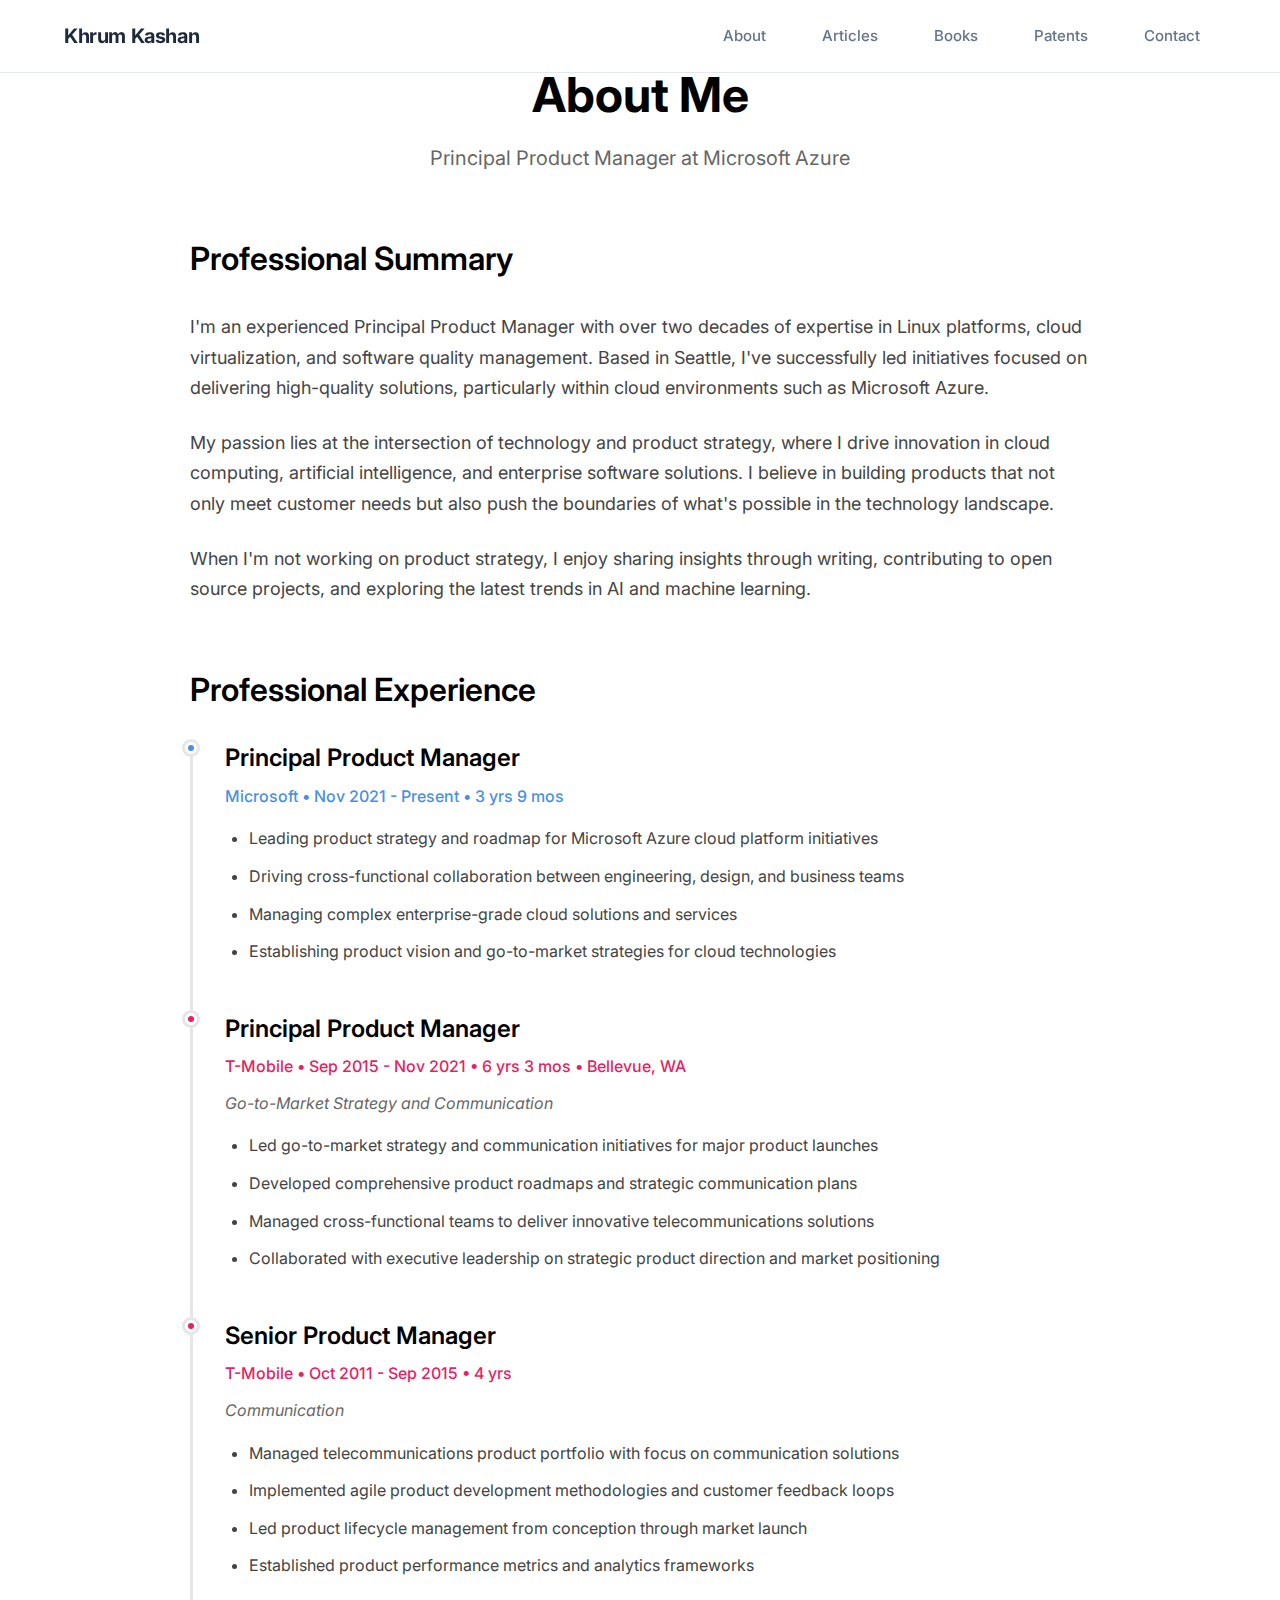
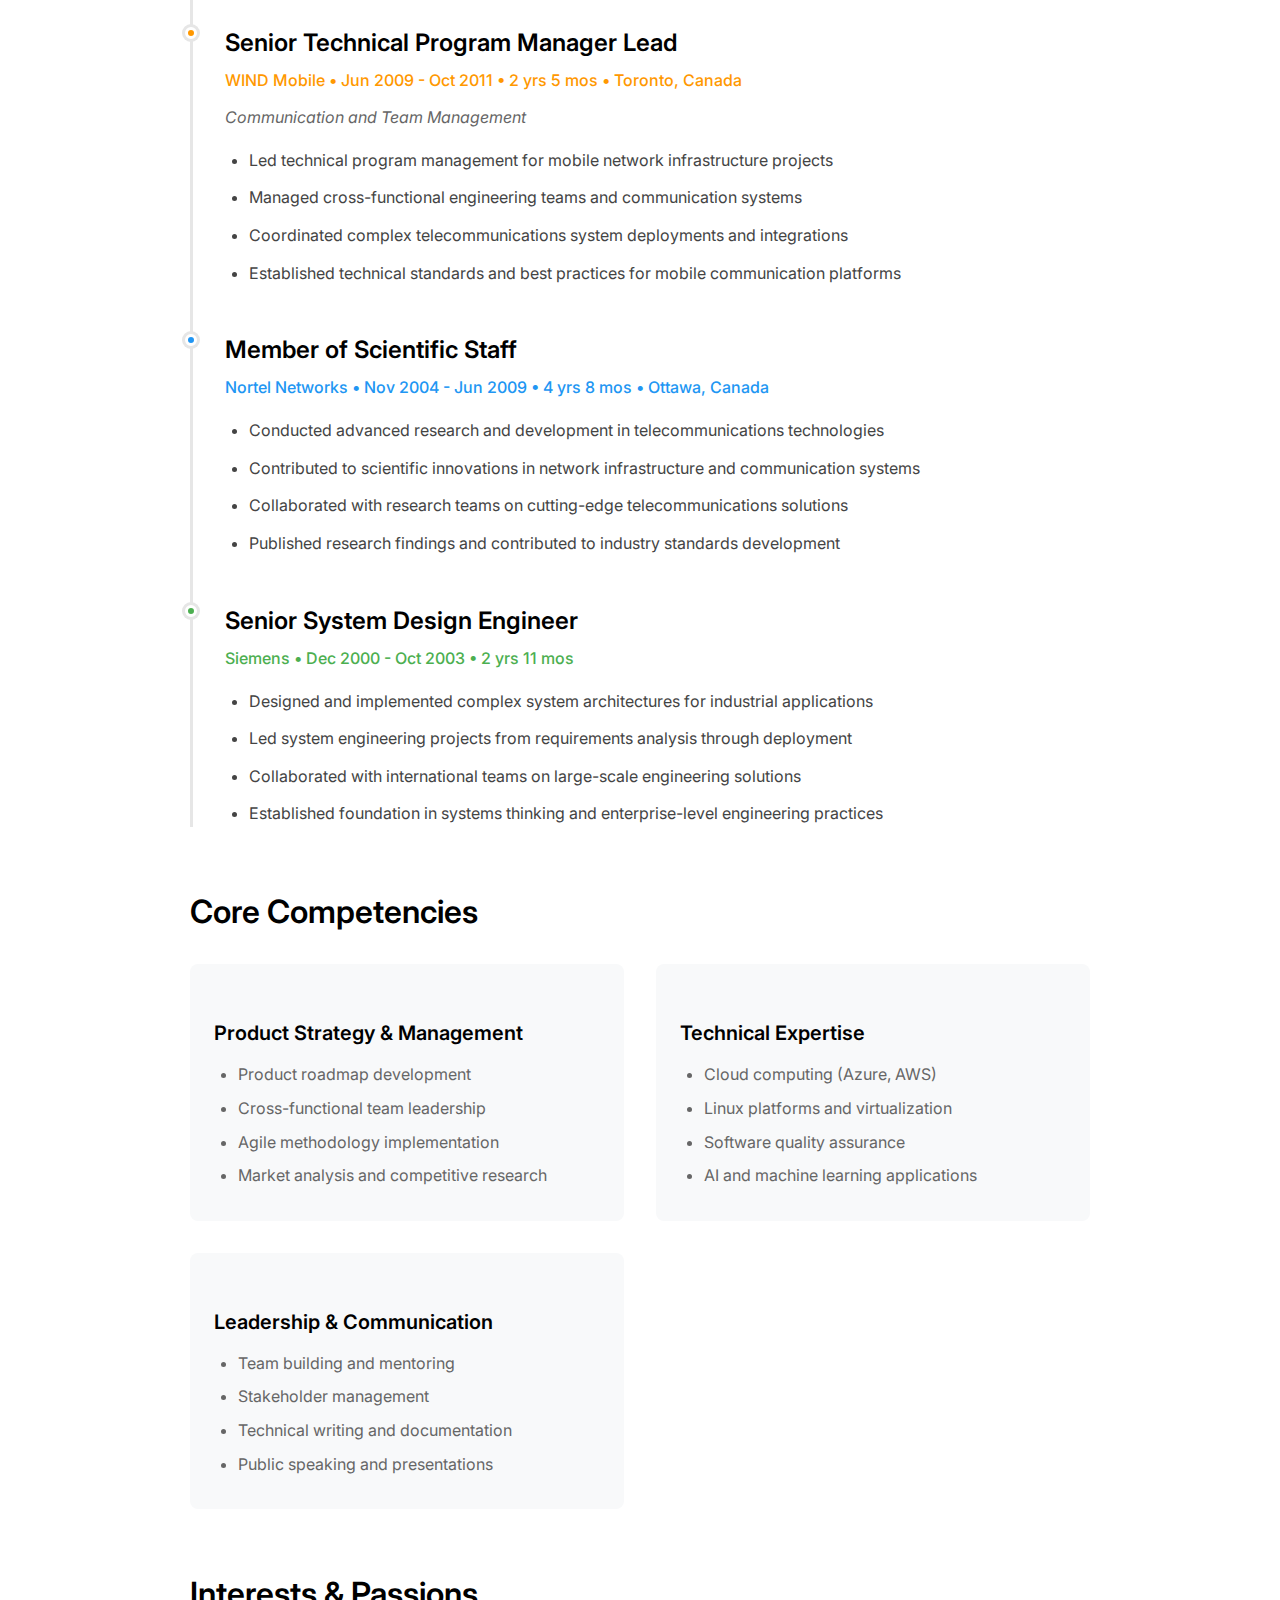
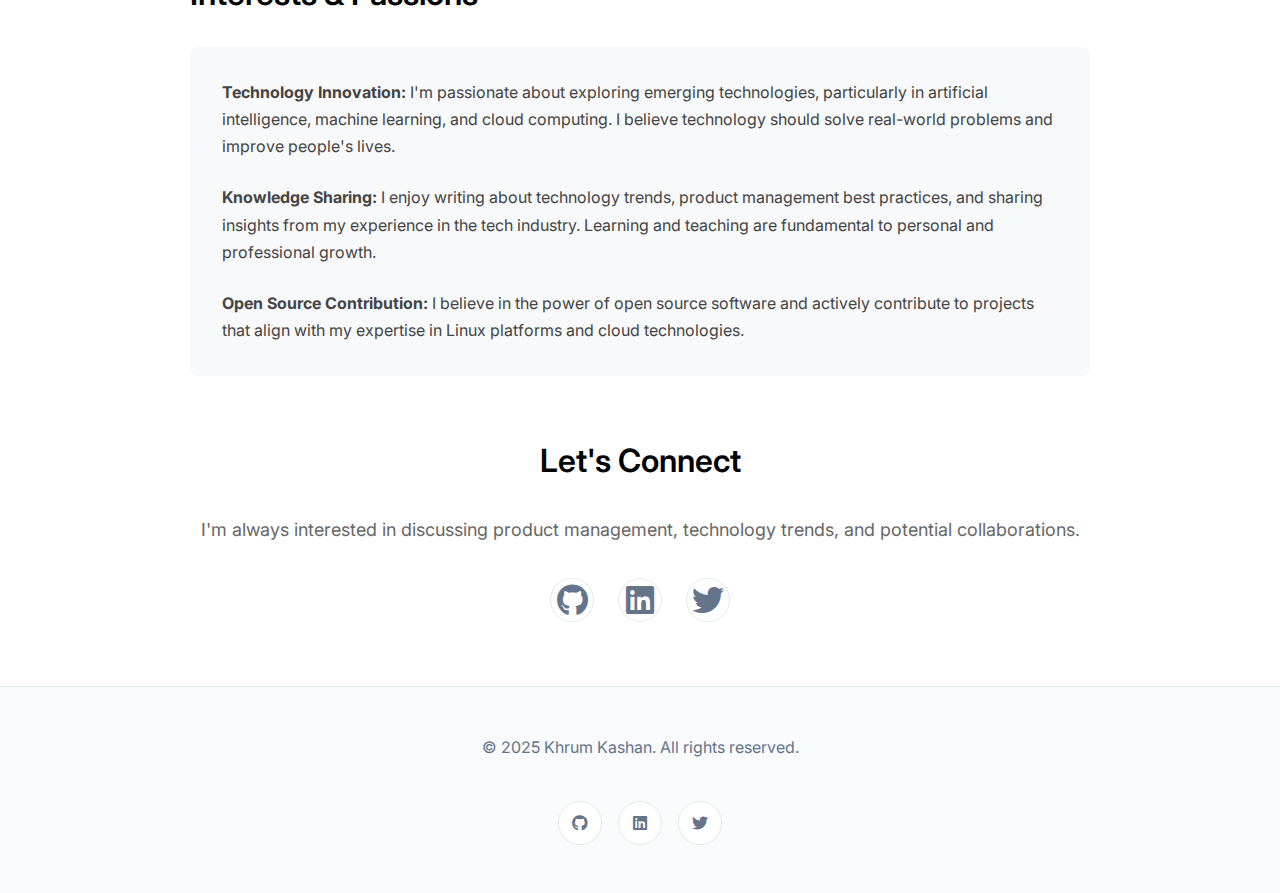
<file: about-simple.html>
<!DOCTYPE html>
<html lang="en">
<head>
  <meta charset="utf-8" />
  <title>About - Khrum Kashan | Personal Portfolio</title>
  <meta name="viewport" content="width=device-width, initial-scale=1" />
  <link href="css/style-new.css" rel="stylesheet" />
  <link href="https://fonts.googleapis.com/css2?family=Inter:wght@300;400;500;600;700&display=swap" rel="stylesheet">
  <link rel="stylesheet" href="https://cdnjs.cloudflare.com/ajax/libs/font-awesome/6.0.0/css/all.min.css">
  <link rel="shortcut icon" href="images/favicon.svg" type="image/x-icon" />
</head>

<body>
  <!-- Header -->
  <header class="header">
    <nav class="nav">
      <div class="nav-container">
        <div class="nav-left">
          <a href="index.html" class="logo">Khrum Kashan</a>
        </div>
        <div class="nav-right">
          <a href="about-simple.html" class="nav-link">About</a>
          <a href="index.html" class="nav-link">Articles</a>
          <a href="books.html" class="nav-link">Books</a>
          <a href="patents.html" class="nav-link">Patents</a>
          <a href="contact-simple.html" class="nav-link">Contact</a>
        </div>
      </div>
    </nav>
  </header>

  <!-- About Section -->
  <section class="about-section" style="padding: 4rem 0;">
    <div class="container">
      <div class="about-content" style="max-width: 900px; margin: 0 auto;">
        <div style="text-align: center; margin-bottom: 4rem;">
          <h1 style="font-size: 3rem; font-weight: 700; margin-bottom: 1rem; color: #000;">About Me</h1>
          <p style="font-size: 1.25rem; color: #666; line-height: 1.6;">
            Principal Product Manager at Microsoft Azure
          </p>
        </div>
        
        <!-- Professional Summary -->
        <div style="margin-bottom: 4rem;">
          <h2 style="font-size: 2rem; font-weight: 600; margin-bottom: 2rem; color: #000;">Professional Summary</h2>
          <p style="font-size: 1.125rem; color: #444; line-height: 1.7; margin-bottom: 1.5rem;">
            I'm an experienced Principal Product Manager with over two decades of expertise in Linux platforms, 
            cloud virtualization, and software quality management. Based in Seattle, I've successfully led 
            initiatives focused on delivering high-quality solutions, particularly within cloud environments 
            such as Microsoft Azure.
          </p>
          <p style="font-size: 1.125rem; color: #444; line-height: 1.7; margin-bottom: 1.5rem;">
            My passion lies at the intersection of technology and product strategy, where I drive innovation 
            in cloud computing, artificial intelligence, and enterprise software solutions. I believe in 
            building products that not only meet customer needs but also push the boundaries of what's possible 
            in the technology landscape.
          </p>
          <p style="font-size: 1.125rem; color: #444; line-height: 1.7;">
            When I'm not working on product strategy, I enjoy sharing insights through writing, contributing 
            to open source projects, and exploring the latest trends in AI and machine learning.
          </p>
        </div>

        <!-- Experience -->
        <div style="margin-bottom: 4rem;">
          <h2 style="font-size: 2rem; font-weight: 600; margin-bottom: 2rem; color: #000;">Professional Experience</h2>
          
          <div style="border-left: 3px solid #e6e6e6; padding-left: 2rem;">
            <!-- Current Position -->
            <div style="margin-bottom: 3rem; position: relative;">
              <div style="position: absolute; left: -2.5rem; top: 0; width: 12px; height: 12px; background-color: #4a90e2; border-radius: 50%; border: 3px solid #fff; box-shadow: 0 0 0 3px #e6e6e6;"></div>
              <h3 style="font-size: 1.5rem; font-weight: 600; margin-bottom: 0.5rem; color: #000;">Principal Product Manager</h3>
              <p style="color: #4a90e2; font-weight: 500; margin-bottom: 0.5rem;">Microsoft • Nov 2021 - Present • 3 yrs 9 mos</p>
              <ul style="color: #444; line-height: 1.6; margin: 1rem 0; padding-left: 1.5rem;">
                <li style="margin-bottom: 0.75rem;">Leading product strategy and roadmap for Microsoft Azure cloud platform initiatives</li>
                <li style="margin-bottom: 0.75rem;">Driving cross-functional collaboration between engineering, design, and business teams</li>
                <li style="margin-bottom: 0.75rem;">Managing complex enterprise-grade cloud solutions and services</li>
                <li style="margin-bottom: 0.75rem;">Establishing product vision and go-to-market strategies for cloud technologies</li>
              </ul>
            </div>

            <!-- T-Mobile Principal PM -->
            <div style="margin-bottom: 3rem; position: relative;">
              <div style="position: absolute; left: -2.5rem; top: 0; width: 12px; height: 12px; background-color: #e91e63; border-radius: 50%; border: 3px solid #fff; box-shadow: 0 0 0 3px #e6e6e6;"></div>
              <h3 style="font-size: 1.5rem; font-weight: 600; margin-bottom: 0.5rem; color: #000;">Principal Product Manager</h3>
              <p style="color: #e91e63; font-weight: 500; margin-bottom: 0.5rem;">T-Mobile • Sep 2015 - Nov 2021 • 6 yrs 3 mos • Bellevue, WA</p>
              <p style="color: #666; font-style: italic; margin-bottom: 0.75rem;">Go-to-Market Strategy and Communication</p>
              <ul style="color: #444; line-height: 1.6; margin: 1rem 0; padding-left: 1.5rem;">
                <li style="margin-bottom: 0.75rem;">Led go-to-market strategy and communication initiatives for major product launches</li>
                <li style="margin-bottom: 0.75rem;">Developed comprehensive product roadmaps and strategic communication plans</li>
                <li style="margin-bottom: 0.75rem;">Managed cross-functional teams to deliver innovative telecommunications solutions</li>
                <li style="margin-bottom: 0.75rem;">Collaborated with executive leadership on strategic product direction and market positioning</li>
              </ul>
            </div>

            <!-- T-Mobile Senior PM -->
            <div style="margin-bottom: 3rem; position: relative;">
              <div style="position: absolute; left: -2.5rem; top: 0; width: 12px; height: 12px; background-color: #e91e63; border-radius: 50%; border: 3px solid #fff; box-shadow: 0 0 0 3px #e6e6e6;"></div>
              <h3 style="font-size: 1.5rem; font-weight: 600; margin-bottom: 0.5rem; color: #000;">Senior Product Manager</h3>
              <p style="color: #e91e63; font-weight: 500; margin-bottom: 0.5rem;">T-Mobile • Oct 2011 - Sep 2015 • 4 yrs</p>
              <p style="color: #666; font-style: italic; margin-bottom: 0.75rem;">Communication</p>
              <ul style="color: #444; line-height: 1.6; margin: 1rem 0; padding-left: 1.5rem;">
                <li style="margin-bottom: 0.75rem;">Managed telecommunications product portfolio with focus on communication solutions</li>
                <li style="margin-bottom: 0.75rem;">Implemented agile product development methodologies and customer feedback loops</li>
                <li style="margin-bottom: 0.75rem;">Led product lifecycle management from conception through market launch</li>
                <li style="margin-bottom: 0.75rem;">Established product performance metrics and analytics frameworks</li>
              </ul>
            </div>

            <!-- WIND Mobile -->
            <div style="margin-bottom: 3rem; position: relative;">
              <div style="position: absolute; left: -2.5rem; top: 0; width: 12px; height: 12px; background-color: #ff9800; border-radius: 50%; border: 3px solid #fff; box-shadow: 0 0 0 3px #e6e6e6;"></div>
              <h3 style="font-size: 1.5rem; font-weight: 600; margin-bottom: 0.5rem; color: #000;">Senior Technical Program Manager Lead</h3>
              <p style="color: #ff9800; font-weight: 500; margin-bottom: 0.5rem;">WIND Mobile • Jun 2009 - Oct 2011 • 2 yrs 5 mos • Toronto, Canada</p>
              <p style="color: #666; font-style: italic; margin-bottom: 0.75rem;">Communication and Team Management</p>
              <ul style="color: #444; line-height: 1.6; margin: 1rem 0; padding-left: 1.5rem;">
                <li style="margin-bottom: 0.75rem;">Led technical program management for mobile network infrastructure projects</li>
                <li style="margin-bottom: 0.75rem;">Managed cross-functional engineering teams and communication systems</li>
                <li style="margin-bottom: 0.75rem;">Coordinated complex telecommunications system deployments and integrations</li>
                <li style="margin-bottom: 0.75rem;">Established technical standards and best practices for mobile communication platforms</li>
              </ul>
            </div>

            <!-- Nortel Networks -->
            <div style="margin-bottom: 3rem; position: relative;">
              <div style="position: absolute; left: -2.5rem; top: 0; width: 12px; height: 12px; background-color: #2196f3; border-radius: 50%; border: 3px solid #fff; box-shadow: 0 0 0 3px #e6e6e6;"></div>
              <h3 style="font-size: 1.5rem; font-weight: 600; margin-bottom: 0.5rem; color: #000;">Member of Scientific Staff</h3>
              <p style="color: #2196f3; font-weight: 500; margin-bottom: 0.5rem;">Nortel Networks • Nov 2004 - Jun 2009 • 4 yrs 8 mos • Ottawa, Canada</p>
              <ul style="color: #444; line-height: 1.6; margin: 1rem 0; padding-left: 1.5rem;">
                <li style="margin-bottom: 0.75rem;">Conducted advanced research and development in telecommunications technologies</li>
                <li style="margin-bottom: 0.75rem;">Contributed to scientific innovations in network infrastructure and communication systems</li>
                <li style="margin-bottom: 0.75rem;">Collaborated with research teams on cutting-edge telecommunications solutions</li>
                <li style="margin-bottom: 0.75rem;">Published research findings and contributed to industry standards development</li>
              </ul>
            </div>

            <!-- Siemens -->
            <div style="margin-bottom: 3rem; position: relative;">
              <div style="position: absolute; left: -2.5rem; top: 0; width: 12px; height: 12px; background-color: #4caf50; border-radius: 50%; border: 3px solid #fff; box-shadow: 0 0 0 3px #e6e6e6;"></div>
              <h3 style="font-size: 1.5rem; font-weight: 600; margin-bottom: 0.5rem; color: #000;">Senior System Design Engineer</h3>
              <p style="color: #4caf50; font-weight: 500; margin-bottom: 0.5rem;">Siemens • Dec 2000 - Oct 2003 • 2 yrs 11 mos</p>
              <ul style="color: #444; line-height: 1.6; margin: 1rem 0; padding-left: 1.5rem;">
                <li style="margin-bottom: 0.75rem;">Designed and implemented complex system architectures for industrial applications</li>
                <li style="margin-bottom: 0.75rem;">Led system engineering projects from requirements analysis through deployment</li>
                <li style="margin-bottom: 0.75rem;">Collaborated with international teams on large-scale engineering solutions</li>
                <li style="margin-bottom: 0.75rem;">Established foundation in systems thinking and enterprise-level engineering practices</li>
              </ul>
            </div>
          </div>
        </div>

        <!-- Core Competencies -->
        <div style="margin-bottom: 4rem;">
          <h2 style="font-size: 2rem; font-weight: 600; margin-bottom: 2rem; color: #000;">Core Competencies</h2>
          <div style="display: grid; grid-template-columns: repeat(auto-fit, minmax(300px, 1fr)); gap: 2rem;">
            <div style="padding: 1.5rem; background-color: #f8f9fa; border-radius: 8px;">
              <h3 style="font-size: 1.25rem; font-weight: 600; margin-bottom: 1rem; color: #000;">Product Strategy & Management</h3>
              <ul style="color: #666; line-height: 1.6; margin: 0; padding-left: 1.5rem;">
                <li>Product roadmap development</li>
                <li>Cross-functional team leadership</li>
                <li>Agile methodology implementation</li>
                <li>Market analysis and competitive research</li>
              </ul>
            </div>
            <div style="padding: 1.5rem; background-color: #f8f9fa; border-radius: 8px;">
              <h3 style="font-size: 1.25rem; font-weight: 600; margin-bottom: 1rem; color: #000;">Technical Expertise</h3>
              <ul style="color: #666; line-height: 1.6; margin: 0; padding-left: 1.5rem;">
                <li>Cloud computing (Azure, AWS)</li>
                <li>Linux platforms and virtualization</li>
                <li>Software quality assurance</li>
                <li>AI and machine learning applications</li>
              </ul>
            </div>
            <div style="padding: 1.5rem; background-color: #f8f9fa; border-radius: 8px;">
              <h3 style="font-size: 1.25rem; font-weight: 600; margin-bottom: 1rem; color: #000;">Leadership & Communication</h3>
              <ul style="color: #666; line-height: 1.6; margin: 0; padding-left: 1.5rem;">
                <li>Team building and mentoring</li>
                <li>Stakeholder management</li>
                <li>Technical writing and documentation</li>
                <li>Public speaking and presentations</li>
              </ul>
            </div>
          </div>
        </div>

        <!-- Interests & Passions -->
        <div style="margin-bottom: 4rem;">
          <h2 style="font-size: 2rem; font-weight: 600; margin-bottom: 2rem; color: #000;">Interests & Passions</h2>
          <div style="background-color: #f8f9fa; padding: 2rem; border-radius: 8px;">
            <p style="color: #444; line-height: 1.7; margin-bottom: 1.5rem;">
              <strong>Technology Innovation:</strong> I'm passionate about exploring emerging technologies, 
              particularly in artificial intelligence, machine learning, and cloud computing. I believe 
              technology should solve real-world problems and improve people's lives.
            </p>
            <p style="color: #444; line-height: 1.7; margin-bottom: 1.5rem;">
              <strong>Knowledge Sharing:</strong> I enjoy writing about technology trends, product management 
              best practices, and sharing insights from my experience in the tech industry. Learning and 
              teaching are fundamental to personal and professional growth.
            </p>
            <p style="color: #444; line-height: 1.7; margin-bottom: 0;">
              <strong>Open Source Contribution:</strong> I believe in the power of open source software and 
              actively contribute to projects that align with my expertise in Linux platforms and cloud technologies.
            </p>
          </div>
        </div>

        <!-- Connect Section -->
        <div style="text-align: center;">
          <h2 style="font-size: 2rem; font-weight: 600; margin-bottom: 2rem; color: #000;">Let's Connect</h2>
          <p style="color: #666; margin-bottom: 2rem; font-size: 1.125rem;">
            I'm always interested in discussing product management, technology trends, and potential collaborations.
          </p>
          <div style="display: flex; justify-content: center; gap: 1.5rem;">
            <a href="https://github.com/kashan115" target="_blank" class="social-link" style="font-size: 2rem;">
              <i class="fab fa-github"></i>
            </a>
            <a href="https://www.linkedin.com/in/kkashan/" target="_blank" class="social-link" style="font-size: 2rem;">
              <i class="fab fa-linkedin"></i>
            </a>
            <a href="https://x.com/kashan115" target="_blank" class="social-link" style="font-size: 2rem;">
              <i class="fab fa-twitter"></i>
            </a>
          </div>
        </div>
      </div>
    </div>
  </section>

  <!-- Footer -->
  <footer class="footer">
    <div class="container">
      <div class="footer-content">
        <div class="footer-left">
          <p>&copy; 2025 Khrum Kashan. All rights reserved.</p>
        </div>
        <div class="footer-right">
          <a href="https://github.com/kashan115" target="_blank" class="social-link">
            <i class="fab fa-github"></i>
          </a>
          <a href="https://www.linkedin.com/in/kkashan/" target="_blank" class="social-link">
            <i class="fab fa-linkedin"></i>
          </a>
          <a href="https://x.com/kashan115" target="_blank" class="social-link">
            <i class="fab fa-twitter"></i>
          </a>
        </div>
      </div>
    </div>
  </footer>
</body>
</html>
</file>
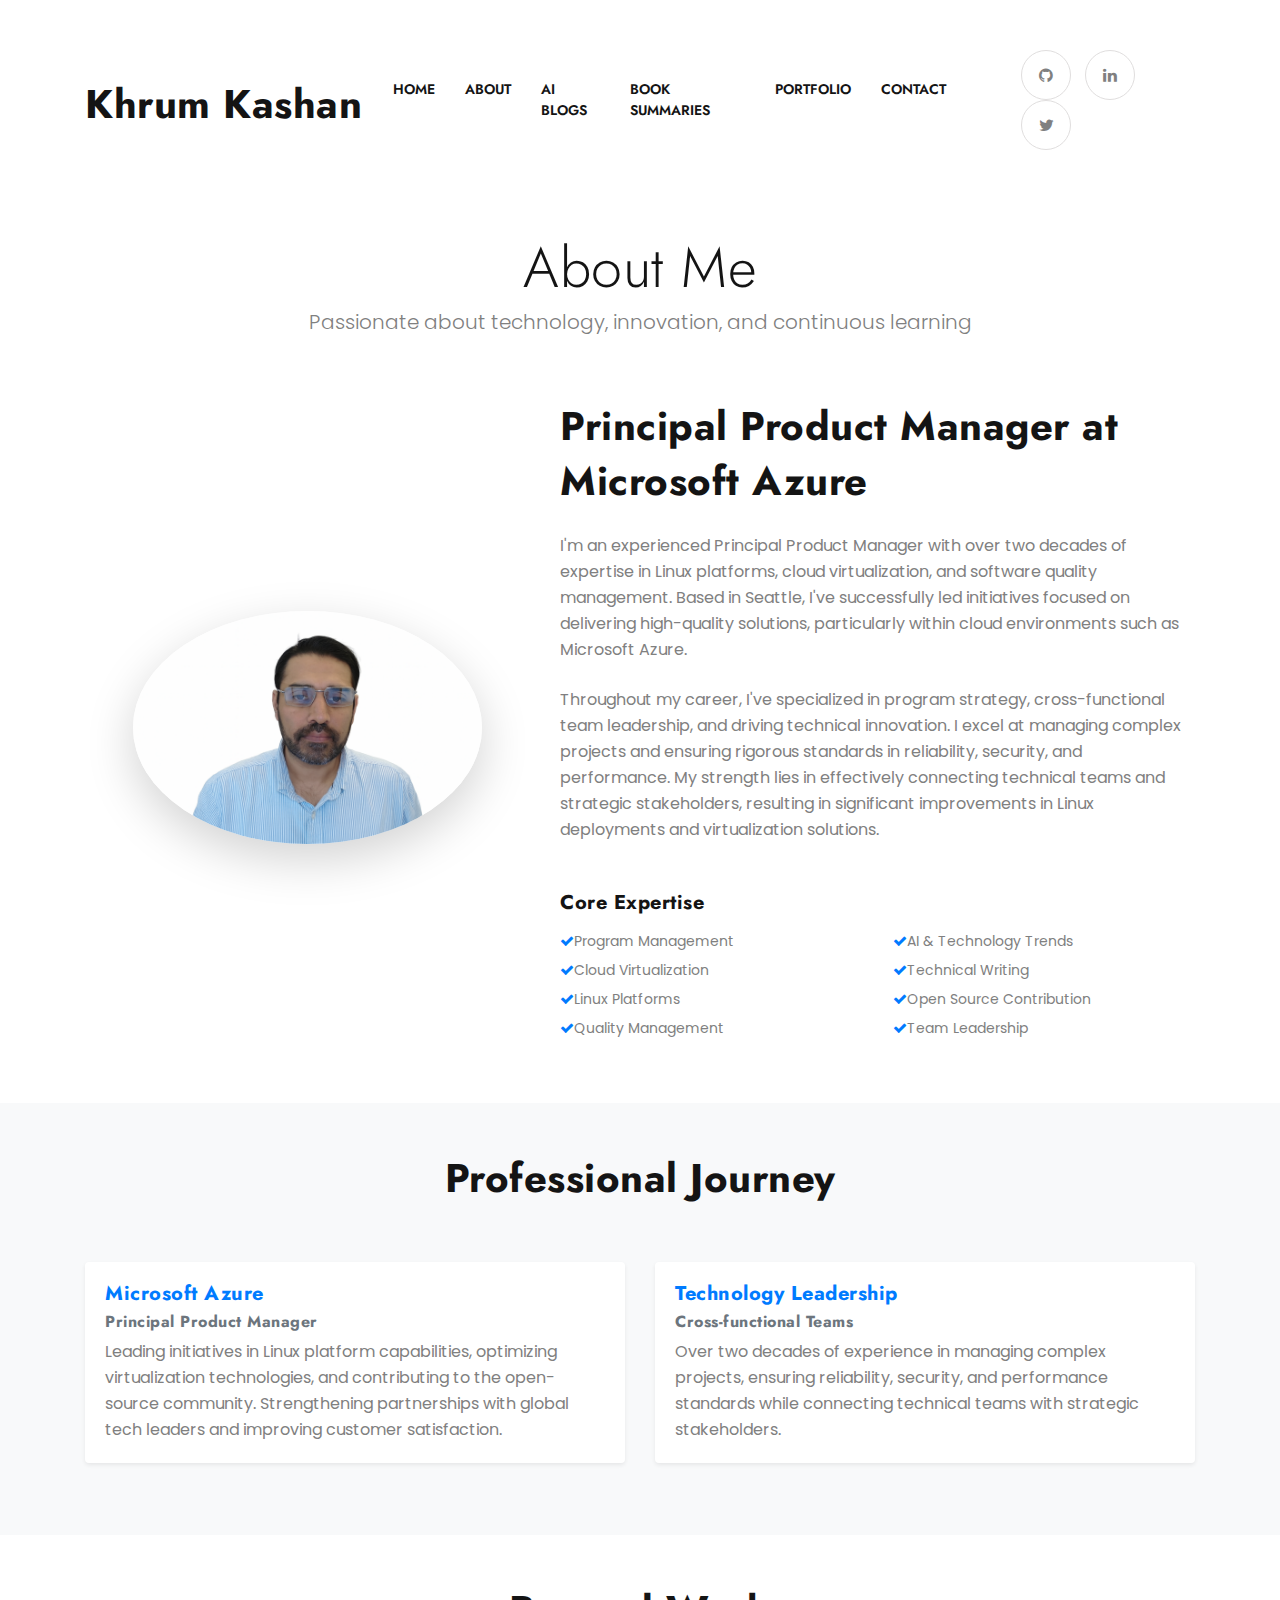
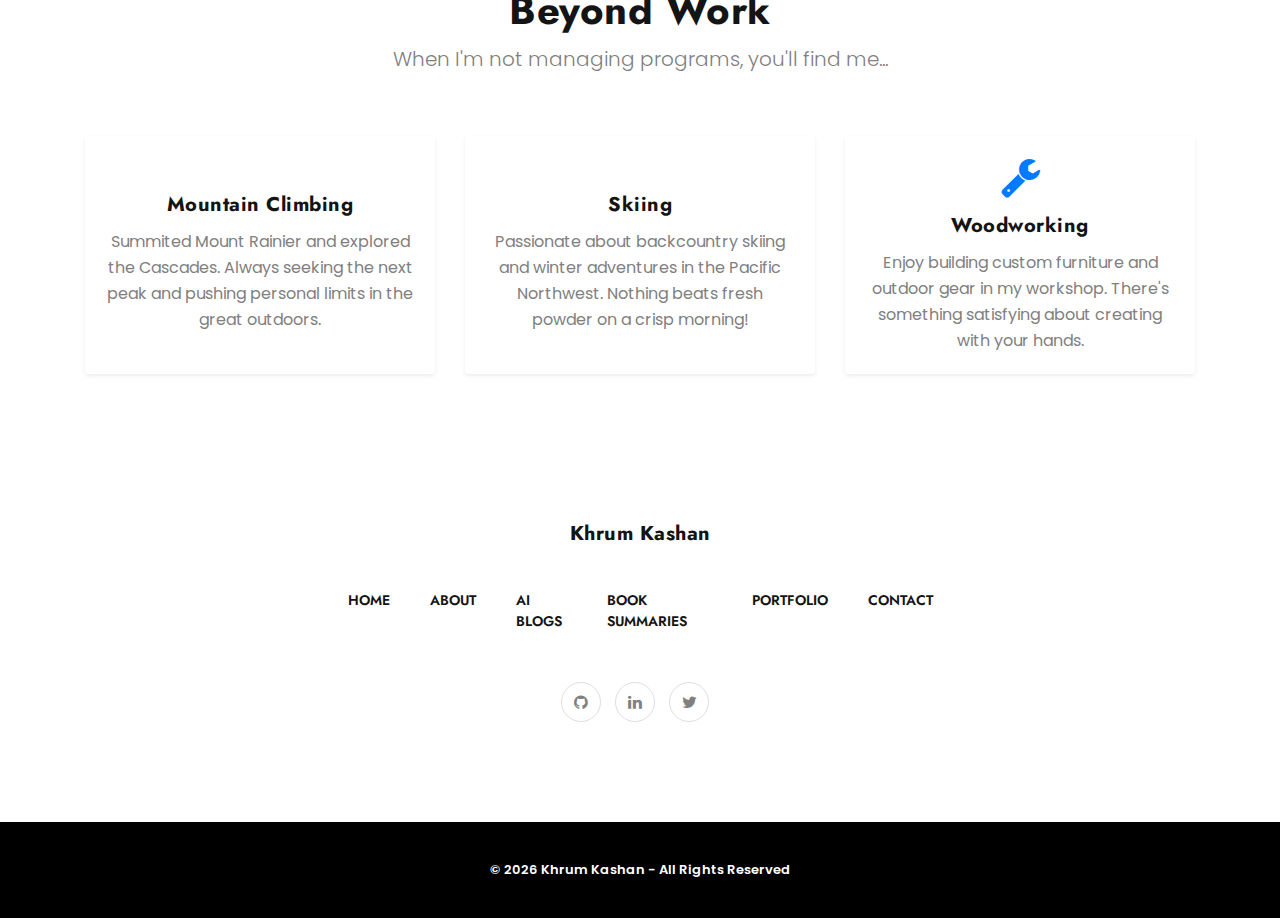
<file: about_new.html>
<!DOCTYPE html>
<html lang="en">

<head>
  <meta charset="utf-8" />
  <title>About - Khrum Kashan | Personal Portfolio</title>

  <!-- mobile responsive meta -->
  <meta name="viewport" content="width=device-width, initial-scale=1" />
  <meta name="viewport" content="width=device-width, initial-scale=1, maximum-scale=1" />
  
  <!-- Theme Stylesheet -->
  <link href="css/style.css" rel="stylesheet" />

  <!--Favicon-->
  <link rel="shortcut icon" href="images/favicon.svg" type="image/x-icon" />
  <link rel="icon" href="images/favicon.svg" type="image/x-icon" />
</head>

<body>

<!-- Navbar Start -->
<nav class="main-nav navbar navbar-expand-lg">
  <div class="container">
    <!-- Logo -->
    <a class="navbar-brand" href="index.html">
      <h2>Khrum Kashan</h2>
    </a>
    <!-- Toggle Button -->
    <button class="navbar-toggler collapsed" type="button" data-toggle="collapse" data-target="#mainNav">
      <span class="icon-bar"></span>
      <span class="icon-bar"></span>
      <span class="icon-bar"></span>
    </button>
    <div class="collapse navbar-collapse nav-list" id="mainNav">
      <!-- Navigation Links -->
      <ul class="navbar-nav ml-auto">
        <li class="nav-item">
          <a class="nav-link" href="index.html">Home</a>
        </li>
        <li class="nav-item">
          <a class="nav-link active" href="about.html">About</a>
        </li>
        <li class="nav-item">
          <a class="nav-link" href="blogs.html">AI Blogs</a>
        </li>
        <li class="nav-item">
          <a class="nav-link" href="books.html">Book Summaries</a>
        </li>
        <li class="nav-item">
          <a class="nav-link" href="portfolio.html">Portfolio</a>
        </li>
        <li class="nav-item">
          <a class="nav-link" href="contact.html">Contact</a>
        </li>
      </ul>
      <!-- Social Links -->
      <ul class="main-nav-social">
        <li>
          <a href="https://github.com/kashan115" target="_blank"><i class="fa fa-github"></i></a>
        </li>
        <li>
          <a href="https://www.linkedin.com/in/kkashan/" target="_blank"><i class="fa fa-linkedin"></i></a>
        </li>
        <li>
          <a href="https://x.com/kashan115" target="_blank"><i class="fa fa-twitter"></i></a>
        </li>
      </ul>
    </div>
  </div>
</nav>
<!-- Navbar End -->

<!-- About Section -->
<section class="about-section py-5">
  <div class="container">
    <div class="row">
      <div class="col-lg-12 text-center mb-5">
        <h1 class="display-4 fw-bold">About Me</h1>
        <p class="lead">Passionate about technology, innovation, and continuous learning</p>
      </div>
    </div>
    <div class="row align-items-center">
      <div class="col-lg-5 mb-4 mb-lg-0">
        <div class="about-image text-center">
          <img src="images/about/profile.jpg" alt="Khrum Kashan" class="img-fluid rounded-circle shadow-lg" style="max-width: 350px;">
        </div>
      </div>
      <div class="col-lg-7">
        <div class="about-content">
          <h2 class="mb-4">Principal Product Manager at Microsoft Azure</h2>
          <p class="mb-4">I'm an experienced Principal Product Manager with over two decades of expertise in Linux platforms, cloud virtualization, and software quality management. Based in Seattle, I've successfully led initiatives focused on delivering high-quality solutions, particularly within cloud environments such as Microsoft Azure.</p>
          
          <p class="mb-4">Throughout my career, I've specialized in program strategy, cross-functional team leadership, and driving technical innovation. I excel at managing complex projects and ensuring rigorous standards in reliability, security, and performance. My strength lies in effectively connecting technical teams and strategic stakeholders, resulting in significant improvements in Linux deployments and virtualization solutions.</p>
          
          <div class="skills-section mt-5">
            <h3 class="mb-3">Core Expertise</h3>
            <div class="row">
              <div class="col-md-6">
                <ul class="list-unstyled">
                  <li class="mb-2"><i class="fa fa-check text-primary me-2"></i>Program Management</li>
                  <li class="mb-2"><i class="fa fa-check text-primary me-2"></i>Cloud Virtualization</li>
                  <li class="mb-2"><i class="fa fa-check text-primary me-2"></i>Linux Platforms</li>
                  <li class="mb-2"><i class="fa fa-check text-primary me-2"></i>Quality Management</li>
                </ul>
              </div>
              <div class="col-md-6">
                <ul class="list-unstyled">
                  <li class="mb-2"><i class="fa fa-check text-primary me-2"></i>AI & Technology Trends</li>
                  <li class="mb-2"><i class="fa fa-check text-primary me-2"></i>Technical Writing</li>
                  <li class="mb-2"><i class="fa fa-check text-primary me-2"></i>Open Source Contribution</li>
                  <li class="mb-2"><i class="fa fa-check text-primary me-2"></i>Team Leadership</li>
                </ul>
              </div>
            </div>
          </div>
        </div>
      </div>
    </div>
  </div>
</section>

<!-- Experience Section -->
<section class="experience-section py-5 bg-light">
  <div class="container">
    <div class="row">
      <div class="col-lg-12 text-center mb-5">
        <h2 class="display-5 fw-bold">Professional Journey</h2>
      </div>
    </div>
    <div class="row">
      <div class="col-lg-6 mb-4">
        <div class="card h-100 border-0 shadow-sm">
          <div class="card-body">
            <h5 class="card-title text-primary">Microsoft Azure</h5>
            <h6 class="card-subtitle mb-2 text-muted">Principal Product Manager</h6>
            <p class="card-text">Leading initiatives in Linux platform capabilities, optimizing virtualization technologies, and contributing to the open-source community. Strengthening partnerships with global tech leaders and improving customer satisfaction.</p>
          </div>
        </div>
      </div>
      <div class="col-lg-6 mb-4">
        <div class="card h-100 border-0 shadow-sm">
          <div class="card-body">
            <h5 class="card-title text-primary">Technology Leadership</h5>
            <h6 class="card-subtitle mb-2 text-muted">Cross-functional Teams</h6>
            <p class="card-text">Over two decades of experience in managing complex projects, ensuring reliability, security, and performance standards while connecting technical teams with strategic stakeholders.</p>
          </div>
        </div>
      </div>
    </div>
  </div>
</section>

<!-- Personal Interests Section -->
<section class="interests-section py-5">
  <div class="container">
    <div class="row">
      <div class="col-lg-12 text-center mb-5">
        <h2 class="display-5 fw-bold">Beyond Work</h2>
        <p class="lead">When I'm not managing programs, you'll find me...</p>
      </div>
    </div>
    <div class="row g-4">
      <div class="col-md-4">
        <div class="card h-100 border-0 shadow-sm text-center">
          <div class="card-body">
            <div class="interest-icon mb-3">
              <i class="fa fa-mountain fa-3x text-primary"></i>
            </div>
            <h5 class="card-title">Mountain Climbing</h5>
            <p class="card-text">Summited Mount Rainier and explored the Cascades. Always seeking the next peak and pushing personal limits in the great outdoors.</p>
          </div>
        </div>
      </div>
      <div class="col-md-4">
        <div class="card h-100 border-0 shadow-sm text-center">
          <div class="card-body">
            <div class="interest-icon mb-3">
              <i class="fa fa-skiing fa-3x text-primary"></i>
            </div>
            <h5 class="card-title">Skiing</h5>
            <p class="card-text">Passionate about backcountry skiing and winter adventures in the Pacific Northwest. Nothing beats fresh powder on a crisp morning!</p>
          </div>
        </div>
      </div>
      <div class="col-md-4">
        <div class="card h-100 border-0 shadow-sm text-center">
          <div class="card-body">
            <div class="interest-icon mb-3">
              <i class="fa fa-wrench fa-3x text-primary"></i>
            </div>
            <h5 class="card-title">Woodworking</h5>
            <p class="card-text">Enjoy building custom furniture and outdoor gear in my workshop. There's something satisfying about creating with your hands.</p>
          </div>
        </div>
      </div>
    </div>
  </div>
</section>

<!-- Footer -->
<section class="footer">
  <div class="container-fluid">
    <div class="row">
      <div class="col-lg-6 mx-auto text-center">
        <div class="footer-logo">
          <h3>Khrum Kashan</h3>
        </div>
      </div>
    </div>
    <div class="row">
      <div class="col-lg-6 mx-auto">
        <div class="footer-nav">
          <ul class="navbar-nav">
            <li class="nav-item">
              <a class="nav-link" href="index.html">Home</a>
            </li>
            <li class="nav-item">
              <a class="nav-link" href="about.html">About</a>
            </li>
            <li class="nav-item">
              <a class="nav-link" href="blogs.html">AI Blogs</a>
            </li>
            <li class="nav-item">
              <a class="nav-link" href="books.html">Book Summaries</a>
            </li>
            <li class="nav-item">
              <a class="nav-link" href="portfolio.html">Portfolio</a>
            </li>
            <li class="nav-item">
              <a class="nav-link" href="contact.html">Contact</a>
            </li>
          </ul>
        </div>
      </div>
    </div>
    <div class="row">
      <div class="col-lg-6 mx-auto">
        <div class="sociale-icon">
          <ul>
            <li>
              <a href="https://github.com/kashan115" target="_blank"><i class="fa fa-github"></i></a>
            </li>
            <li>
              <a href="https://www.linkedin.com/in/kkashan/" target="_blank"><i class="fa fa-linkedin"></i></a>
            </li>
            <li>
              <a href="https://x.com/kashan115" target="_blank"><i class="fa fa-twitter"></i></a>
            </li>
          </ul>
        </div>
      </div>
    </div>
    <div class="row">
      <div class="col-lg-12">
        <div class="copy-right">
          <p>© <span id="copyrightYear"></span> Khrum Kashan - All Rights Reserved</p>
        </div>
      </div>
    </div>
  </div>
</section>

<!-- Vendor JS -->
<script src="vendor/jQuery/jquery.min.js"></script>
<script src="vendor/bootstrap/bootstrap.min.js"></script>
<script src="vendor/slick/slick.min.js"></script>
<!-- Main JS -->
<script src="js/script.js"></script>
<script>
// Set current year in footer
document.getElementById('copyrightYear').textContent = new Date().getFullYear();
</script>
</body>
</html>
</file>
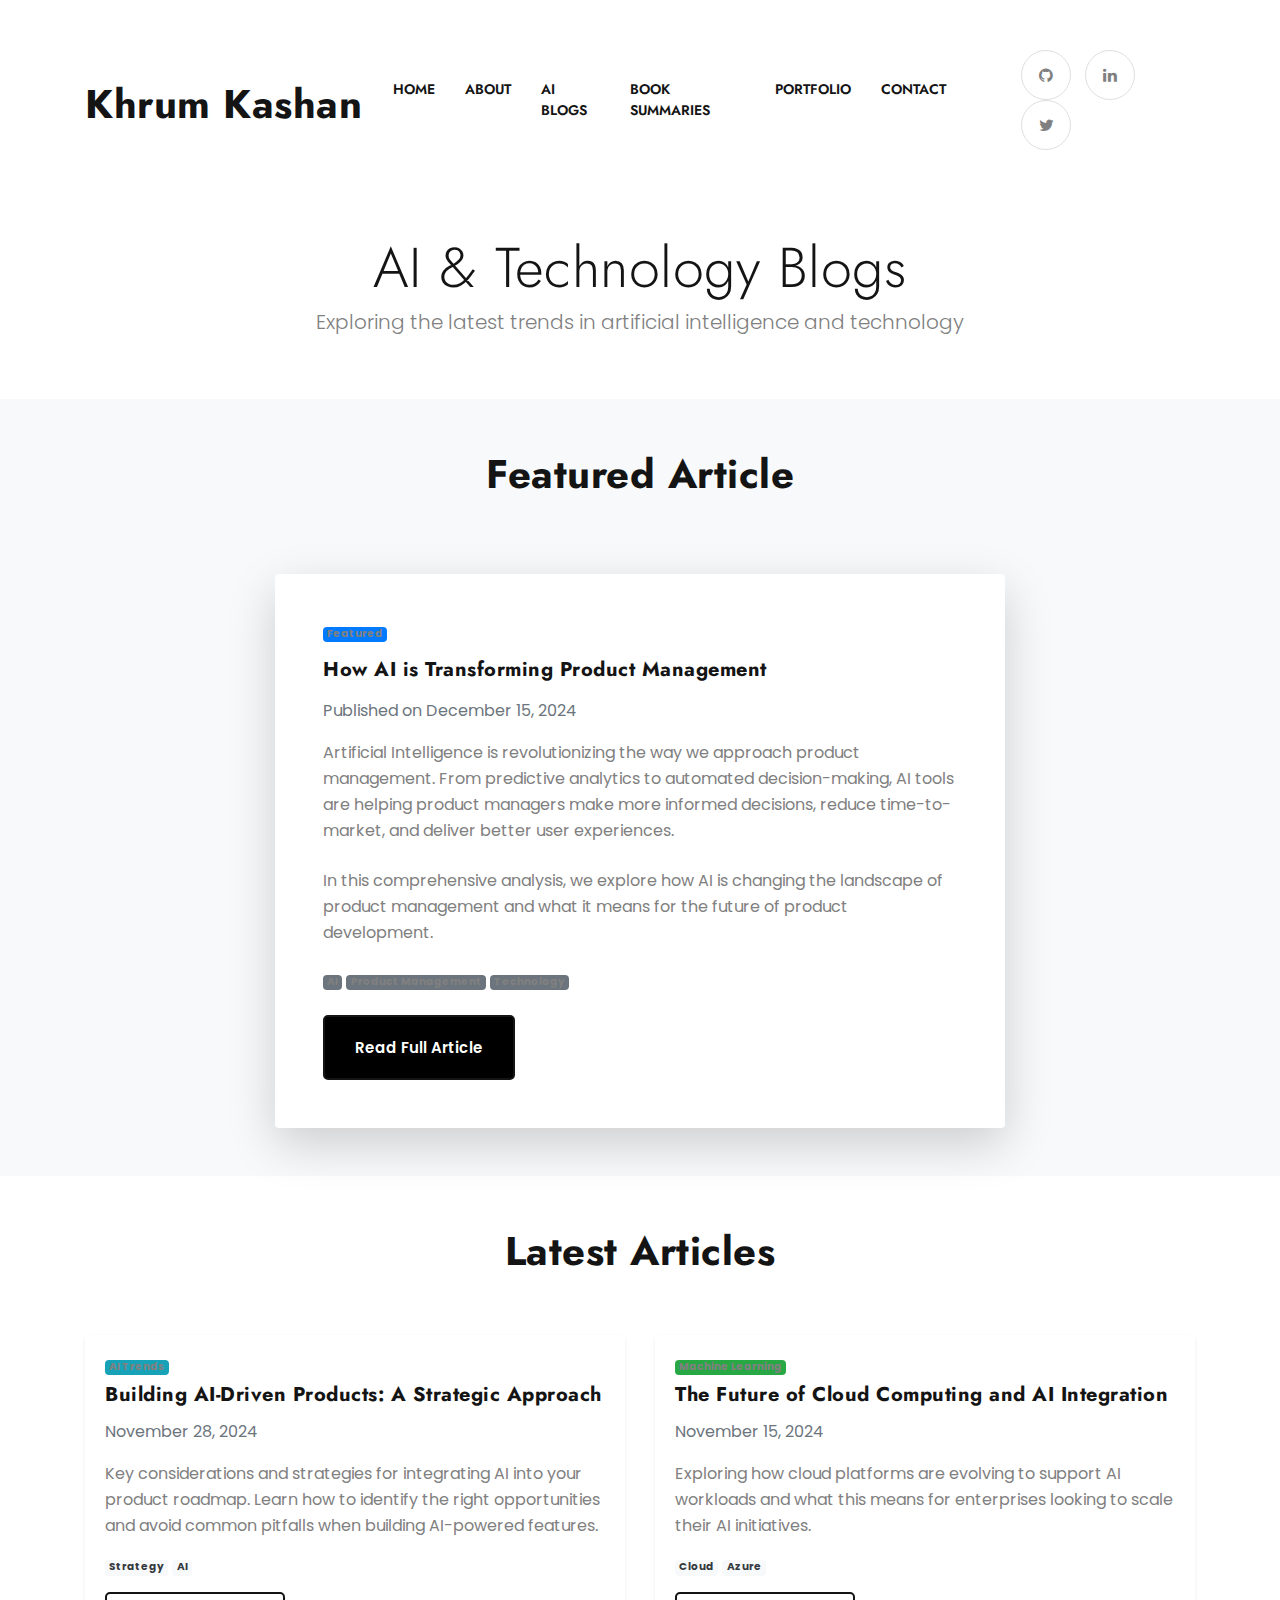
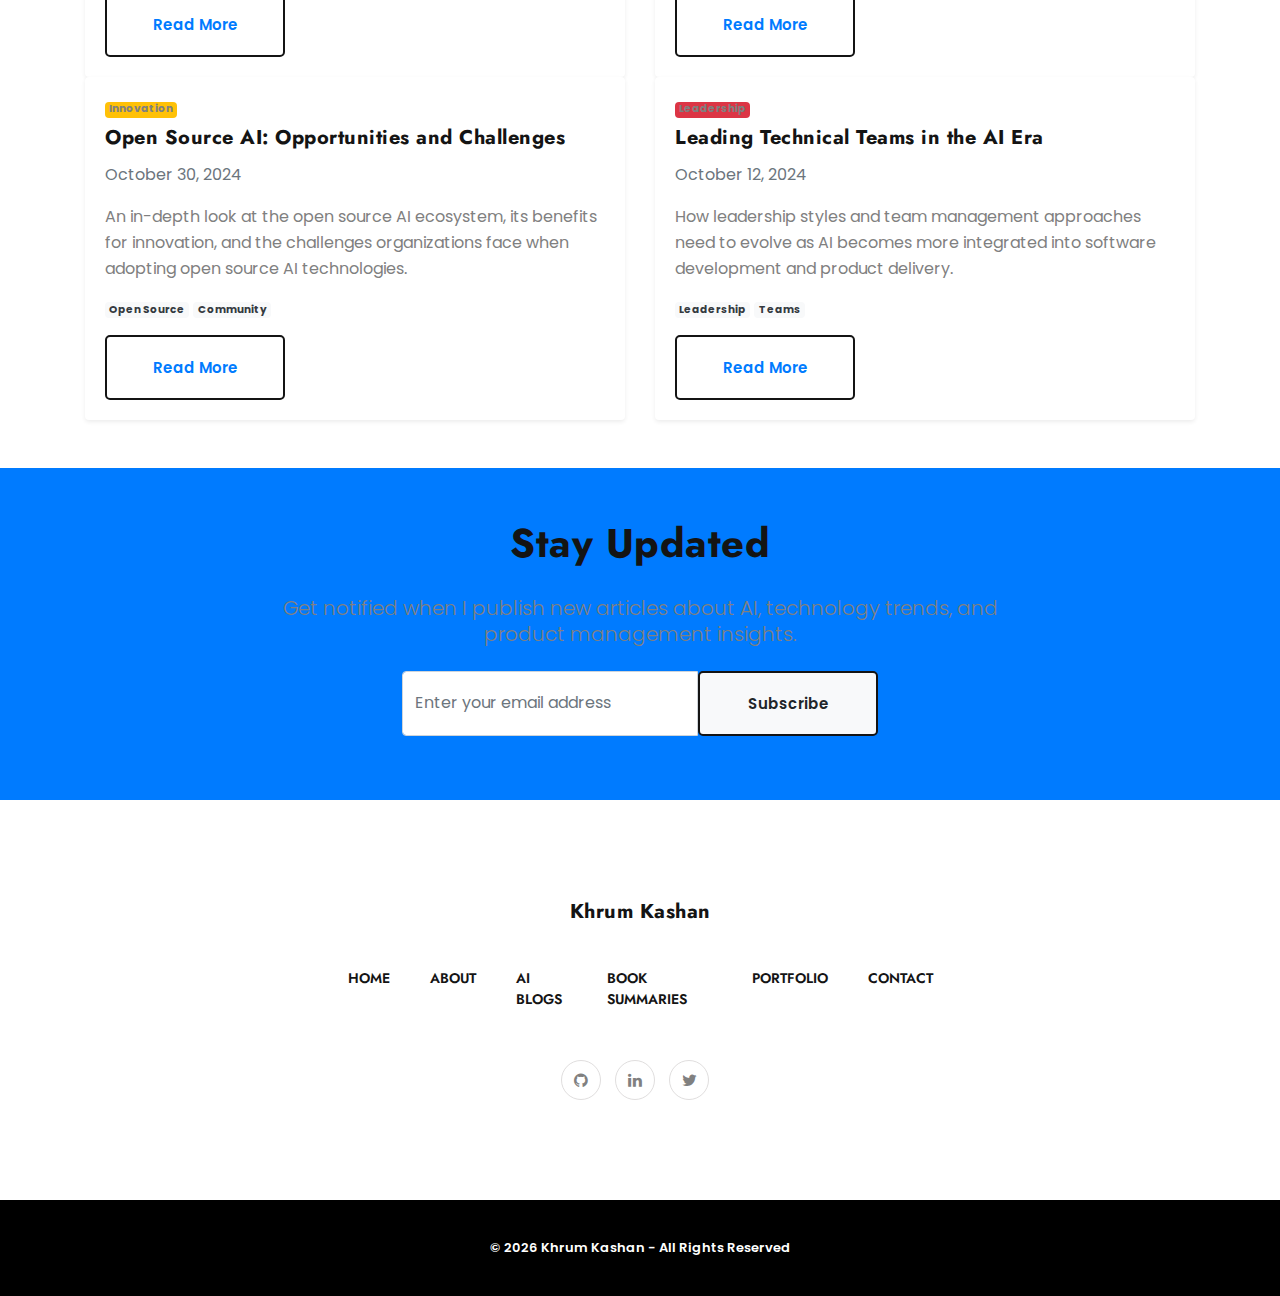
<file: blogs.html>
<!DOCTYPE html>
<html lang="en">

<head>
  <meta charset="utf-8" />
  <title>AI Blogs - Khrum Kashan | Personal Portfolio</title>

  <!-- mobile responsive meta -->
  <meta name="viewport" content="width=device-width, initial-scale=1" />
  <meta name="viewport" content="width=device-width, initial-scale=1, maximum-scale=1" />
  
  <!-- Theme Stylesheet -->
  <link href="css/style.css" rel="stylesheet" />

  <!--Favicon-->
  <link rel="shortcut icon" href="images/favicon.svg" type="image/x-icon" />
  <link rel="icon" href="images/favicon.svg" type="image/x-icon" />
</head>

<body>

<!-- Navbar Start -->
<nav class="main-nav navbar navbar-expand-lg">
  <div class="container">
    <!-- Logo -->
    <a class="navbar-brand" href="index.html">
      <h2>Khrum Kashan</h2>
    </a>
    <!-- Toggle Button -->
    <button class="navbar-toggler collapsed" type="button" data-toggle="collapse" data-target="#mainNav">
      <span class="icon-bar"></span>
      <span class="icon-bar"></span>
      <span class="icon-bar"></span>
    </button>
    <div class="collapse navbar-collapse nav-list" id="mainNav">
      <!-- Navigation Links -->
      <ul class="navbar-nav ml-auto">
        <li class="nav-item">
          <a class="nav-link" href="index.html">Home</a>
        </li>
        <li class="nav-item">
          <a class="nav-link" href="about.html">About</a>
        </li>
        <li class="nav-item">
          <a class="nav-link active" href="blogs.html">AI Blogs</a>
        </li>
        <li class="nav-item">
          <a class="nav-link" href="books.html">Book Summaries</a>
        </li>
        <li class="nav-item">
          <a class="nav-link" href="portfolio.html">Portfolio</a>
        </li>
        <li class="nav-item">
          <a class="nav-link" href="contact.html">Contact</a>
        </li>
      </ul>
      <!-- Social Links -->
      <ul class="main-nav-social">
        <li>
          <a href="https://github.com/kashan115" target="_blank"><i class="fa fa-github"></i></a>
        </li>
        <li>
          <a href="https://www.linkedin.com/in/kkashan/" target="_blank"><i class="fa fa-linkedin"></i></a>
        </li>
        <li>
          <a href="https://x.com/kashan115" target="_blank"><i class="fa fa-twitter"></i></a>
        </li>
      </ul>
    </div>
  </div>
</nav>
<!-- Navbar End -->

<!-- Blogs Header Section -->
<section class="blogs-header py-5">
  <div class="container">
    <div class="row">
      <div class="col-lg-12 text-center">
        <h1 class="display-4 fw-bold">AI & Technology Blogs</h1>
        <p class="lead">Exploring the latest trends in artificial intelligence and technology</p>
      </div>
    </div>
  </div>
</section>

<!-- Featured Blog Section -->
<section class="featured-blog py-5 bg-light">
  <div class="container">
    <div class="row">
      <div class="col-lg-12 mb-4">
        <h2 class="text-center mb-5">Featured Article</h2>
      </div>
    </div>
    <div class="row">
      <div class="col-lg-8 mx-auto">
        <div class="card border-0 shadow-lg">
          <div class="card-body p-5">
            <span class="badge bg-primary mb-3">Featured</span>
            <h3 class="card-title mb-3">How AI is Transforming Product Management</h3>
            <p class="text-muted mb-3">Published on December 15, 2024</p>
            <p class="card-text mb-4">Artificial Intelligence is revolutionizing the way we approach product management. From predictive analytics to automated decision-making, AI tools are helping product managers make more informed decisions, reduce time-to-market, and deliver better user experiences.</p>
            <p class="card-text mb-4">In this comprehensive analysis, we explore how AI is changing the landscape of product management and what it means for the future of product development.</p>
            <div class="article-meta mb-4">
              <span class="badge bg-secondary me-2">AI</span>
              <span class="badge bg-secondary me-2">Product Management</span>
              <span class="badge bg-secondary me-2">Technology</span>
            </div>
            <a href="#" class="btn btn-primary btn-lg">Read Full Article</a>
          </div>
        </div>
      </div>
    </div>
  </div>
</section>

<!-- Blog Posts Section -->
<section class="blog-posts py-5">
  <div class="container">
    <div class="row">
      <div class="col-lg-12 mb-5">
        <h2 class="text-center">Latest Articles</h2>
      </div>
    </div>
    <div class="row g-4">
      <div class="col-lg-6">
        <div class="card h-100 border-0 shadow-sm">
          <div class="card-body">
            <span class="badge bg-info mb-2">AI Trends</span>
            <h5 class="card-title">Building AI-Driven Products: A Strategic Approach</h5>
            <p class="text-muted mb-3">November 28, 2024</p>
            <p class="card-text">Key considerations and strategies for integrating AI into your product roadmap. Learn how to identify the right opportunities and avoid common pitfalls when building AI-powered features.</p>
            <div class="article-meta mb-3">
              <span class="badge bg-light text-dark me-1">Strategy</span>
              <span class="badge bg-light text-dark me-1">AI</span>
            </div>
            <a href="#" class="btn btn-outline-primary">Read More</a>
          </div>
        </div>
      </div>
      <div class="col-lg-6">
        <div class="card h-100 border-0 shadow-sm">
          <div class="card-body">
            <span class="badge bg-success mb-2">Machine Learning</span>
            <h5 class="card-title">The Future of Cloud Computing and AI Integration</h5>
            <p class="text-muted mb-3">November 15, 2024</p>
            <p class="card-text">Exploring how cloud platforms are evolving to support AI workloads and what this means for enterprises looking to scale their AI initiatives.</p>
            <div class="article-meta mb-3">
              <span class="badge bg-light text-dark me-1">Cloud</span>
              <span class="badge bg-light text-dark me-1">Azure</span>
            </div>
            <a href="#" class="btn btn-outline-primary">Read More</a>
          </div>
        </div>
      </div>
      <div class="col-lg-6">
        <div class="card h-100 border-0 shadow-sm">
          <div class="card-body">
            <span class="badge bg-warning mb-2">Innovation</span>
            <h5 class="card-title">Open Source AI: Opportunities and Challenges</h5>
            <p class="text-muted mb-3">October 30, 2024</p>
            <p class="card-text">An in-depth look at the open source AI ecosystem, its benefits for innovation, and the challenges organizations face when adopting open source AI technologies.</p>
            <div class="article-meta mb-3">
              <span class="badge bg-light text-dark me-1">Open Source</span>
              <span class="badge bg-light text-dark me-1">Community</span>
            </div>
            <a href="#" class="btn btn-outline-primary">Read More</a>
          </div>
        </div>
      </div>
      <div class="col-lg-6">
        <div class="card h-100 border-0 shadow-sm">
          <div class="card-body">
            <span class="badge bg-danger mb-2">Leadership</span>
            <h5 class="card-title">Leading Technical Teams in the AI Era</h5>
            <p class="text-muted mb-3">October 12, 2024</p>
            <p class="card-text">How leadership styles and team management approaches need to evolve as AI becomes more integrated into software development and product delivery.</p>
            <div class="article-meta mb-3">
              <span class="badge bg-light text-dark me-1">Leadership</span>
              <span class="badge bg-light text-dark me-1">Teams</span>
            </div>
            <a href="#" class="btn btn-outline-primary">Read More</a>
          </div>
        </div>
      </div>
    </div>
  </div>
</section>

<!-- Newsletter Section -->
<section class="newsletter py-5 bg-primary text-white">
  <div class="container">
    <div class="row">
      <div class="col-lg-8 mx-auto text-center">
        <h2 class="mb-4">Stay Updated</h2>
        <p class="lead mb-4">Get notified when I publish new articles about AI, technology trends, and product management insights.</p>
        <div class="row">
          <div class="col-md-8 mx-auto">
            <div class="input-group mb-3">
              <input type="email" class="form-control" placeholder="Enter your email address" aria-label="Email">
              <button class="btn btn-light" type="button">Subscribe</button>
            </div>
          </div>
        </div>
      </div>
    </div>
  </div>
</section>

<!-- Footer -->
<section class="footer">
  <div class="container-fluid">
    <div class="row">
      <div class="col-lg-6 mx-auto text-center">
        <div class="footer-logo">
          <h3>Khrum Kashan</h3>
        </div>
      </div>
    </div>
    <div class="row">
      <div class="col-lg-6 mx-auto">
        <div class="footer-nav">
          <ul class="navbar-nav">
            <li class="nav-item">
              <a class="nav-link" href="index.html">Home</a>
            </li>
            <li class="nav-item">
              <a class="nav-link" href="about.html">About</a>
            </li>
            <li class="nav-item">
              <a class="nav-link" href="blogs.html">AI Blogs</a>
            </li>
            <li class="nav-item">
              <a class="nav-link" href="books.html">Book Summaries</a>
            </li>
            <li class="nav-item">
              <a class="nav-link" href="portfolio.html">Portfolio</a>
            </li>
            <li class="nav-item">
              <a class="nav-link" href="contact.html">Contact</a>
            </li>
          </ul>
        </div>
      </div>
    </div>
    <div class="row">
      <div class="col-lg-6 mx-auto">
        <div class="sociale-icon">
          <ul>
            <li>
              <a href="https://github.com/kashan115" target="_blank"><i class="fa fa-github"></i></a>
            </li>
            <li>
              <a href="https://www.linkedin.com/in/kkashan/" target="_blank"><i class="fa fa-linkedin"></i></a>
            </li>
            <li>
              <a href="https://x.com/kashan115" target="_blank"><i class="fa fa-twitter"></i></a>
            </li>
          </ul>
        </div>
      </div>
    </div>
    <div class="row">
      <div class="col-lg-12">
        <div class="copy-right">
          <p>© <span id="copyrightYear"></span> Khrum Kashan - All Rights Reserved</p>
        </div>
      </div>
    </div>
  </div>
</section>

<!-- Vendor JS -->
<script src="vendor/jQuery/jquery.min.js"></script>
<script src="vendor/bootstrap/bootstrap.min.js"></script>
<script src="vendor/slick/slick.min.js"></script>
<!-- Main JS -->
<script src="js/script.js"></script>
<script>
// Set current year in footer
document.getElementById('copyrightYear').textContent = new Date().getFullYear();
</script>
</body>
</html>
</file>
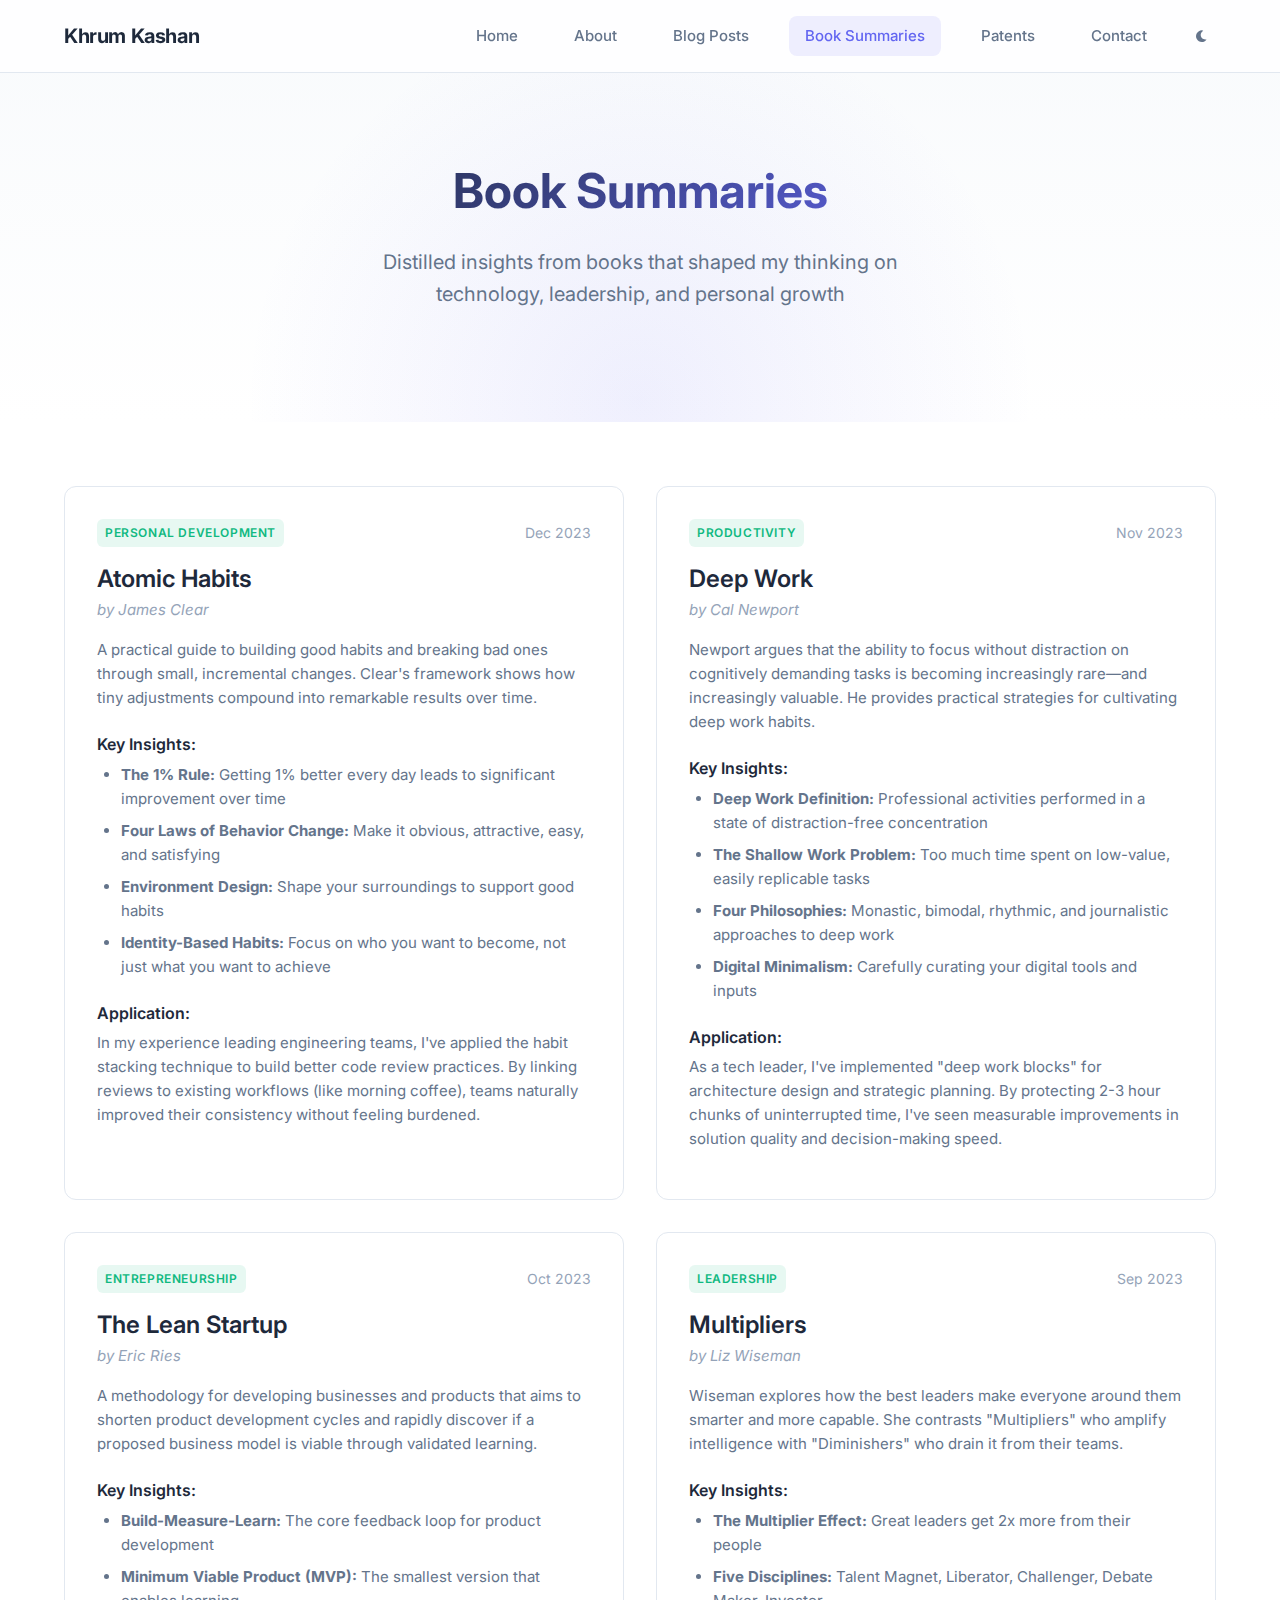
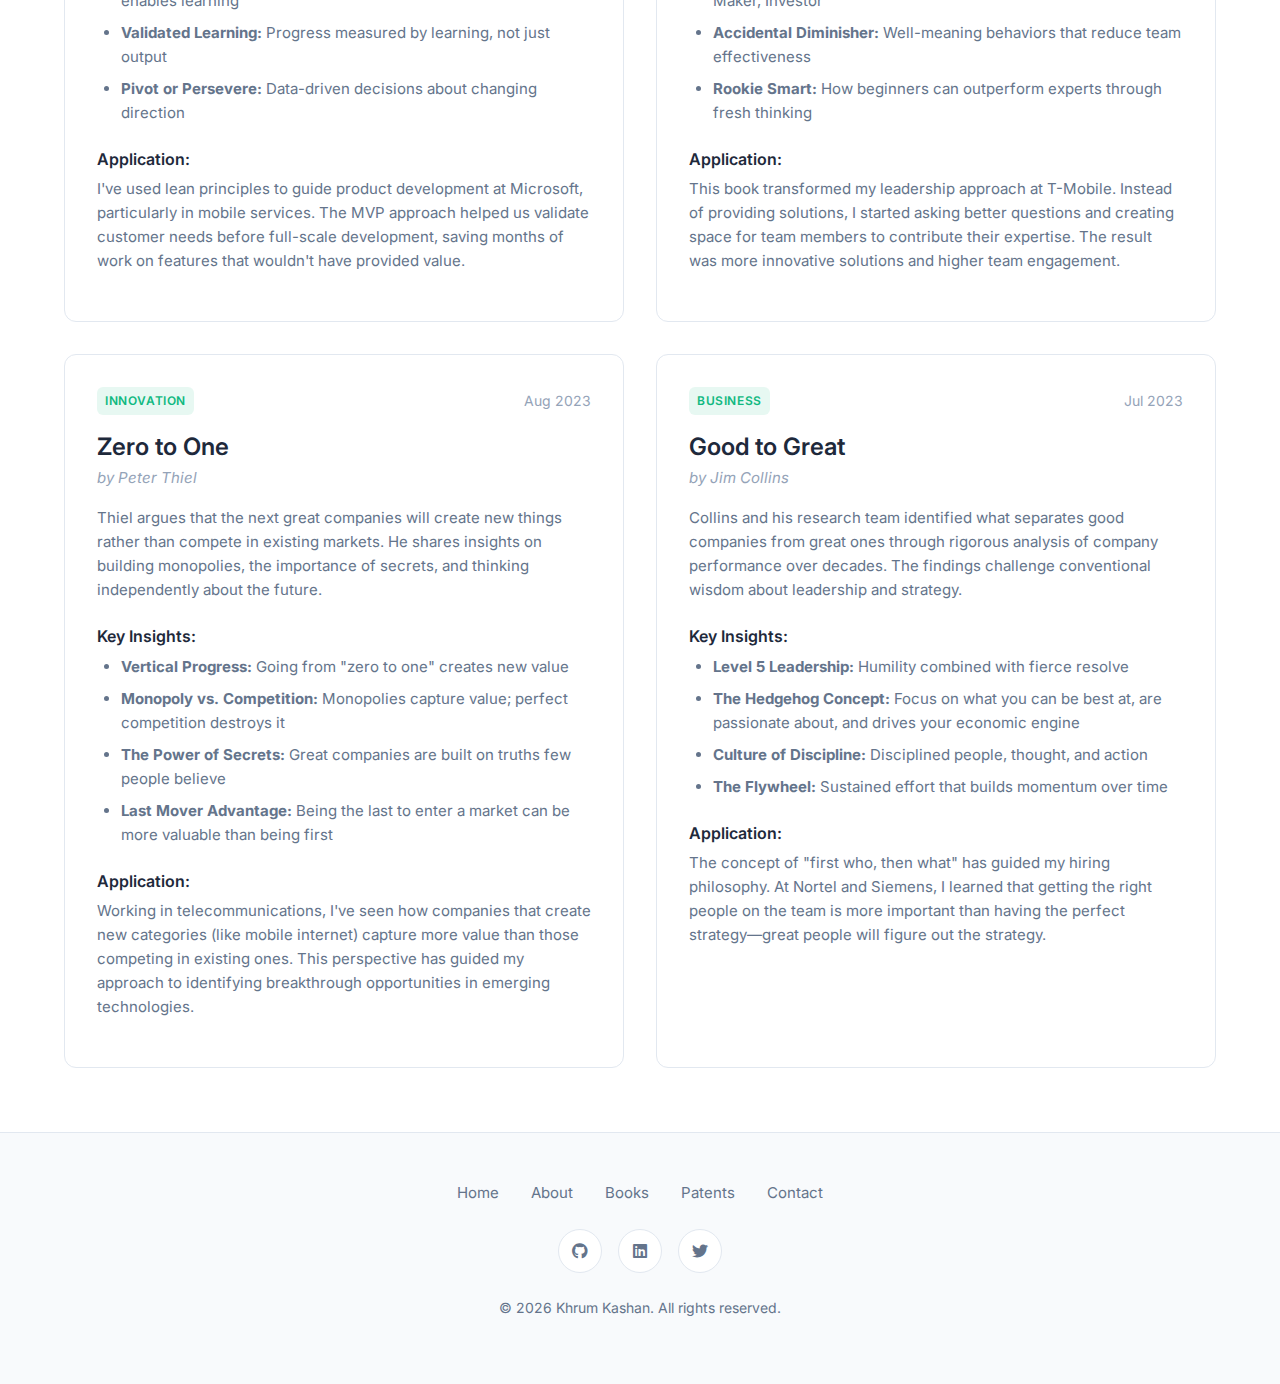
<file: books.html>
<!DOCTYPE html>
<html lang="en">

<head>
  <meta charset="utf-8" />
  <title>Book Summaries - Khrum Kashan</title>
  <meta name="description" content="Distilled insights from books on technology, leadership, and personal growth">
  <meta name="viewport" content="width=device-width, initial-scale=1" />
  
  <!-- Theme Stylesheet -->
  <link href="css/style-new.css" rel="stylesheet" />
  
  <!-- Google Fonts -->
  <link href="https://fonts.googleapis.com/css2?family=Inter:wght@300;400;500;600;700&display=swap" rel="stylesheet">
  
  <!-- Font Awesome -->
  <link rel="stylesheet" href="https://cdnjs.cloudflare.com/ajax/libs/font-awesome/6.0.0/css/all.min.css">

  <!--Favicon-->
  <link rel="shortcut icon" href="images/favicon.svg" type="image/x-icon" />
</head>

<body>

<!-- Header -->
<header class="header">
  <nav class="nav">
    <div class="nav-container">
      <div class="nav-left">
        <a href="index.html" class="logo">Khrum Kashan</a>
      </div>
      <div class="nav-right">
        <a href="index.html" class="nav-link">Home</a>
        <a href="about-simple.html" class="nav-link">About</a>
        <a href="blogs.html" class="nav-link">Blog Posts</a>
        <a href="books.html" class="nav-link active">Book Summaries</a>
        <a href="patents.html" class="nav-link">Patents</a>
        <a href="contact-simple.html" class="nav-link">Contact</a>
        <button class="theme-toggle" onclick="toggleTheme()" aria-label="Toggle theme">
          <i class="fas fa-moon"></i>
        </button>
      </div>
    </div>
  </nav>
</header>

<!-- Hero Section -->
<section class="hero">
  <div class="hero-content">
    <h1 class="hero-title">Book Summaries</h1>
    <p class="hero-subtitle">Distilled insights from books that shaped my thinking on technology, leadership, and personal growth</p>
  </div>
</section>

<!-- Book Grid Section -->
<section class="content-section">
  <div class="container">
    <div class="books-grid">
      <!-- Book 1: Atomic Habits -->
      <article class="book-card">
        <div class="book-meta">
          <span class="book-category">Personal Development</span>
          <time class="book-date">Dec 2023</time>
        </div>
        <h2 class="book-title">Atomic Habits</h2>
        <p class="book-author">by James Clear</p>
        <div class="book-summary">
          <p>A practical guide to building good habits and breaking bad ones through small, incremental changes. Clear's framework shows how tiny adjustments compound into remarkable results over time.</p>
          
          <h3>Key Insights:</h3>
          <ul>
            <li><strong>The 1% Rule:</strong> Getting 1% better every day leads to significant improvement over time</li>
            <li><strong>Four Laws of Behavior Change:</strong> Make it obvious, attractive, easy, and satisfying</li>
            <li><strong>Environment Design:</strong> Shape your surroundings to support good habits</li>
            <li><strong>Identity-Based Habits:</strong> Focus on who you want to become, not just what you want to achieve</li>
          </ul>
          
          <h3>Application:</h3>
          <p>In my experience leading engineering teams, I've applied the habit stacking technique to build better code review practices. By linking reviews to existing workflows (like morning coffee), teams naturally improved their consistency without feeling burdened.</p>
        </div>
      </article>

      <!-- Book 2: Deep Work -->
      <article class="book-card">
        <div class="book-meta">
          <span class="book-category">Productivity</span>
          <time class="book-date">Nov 2023</time>
        </div>
        <h2 class="book-title">Deep Work</h2>
        <p class="book-author">by Cal Newport</p>
        <div class="book-summary">
          <p>Newport argues that the ability to focus without distraction on cognitively demanding tasks is becoming increasingly rare—and increasingly valuable. He provides practical strategies for cultivating deep work habits.</p>
          
          <h3>Key Insights:</h3>
          <ul>
            <li><strong>Deep Work Definition:</strong> Professional activities performed in a state of distraction-free concentration</li>
            <li><strong>The Shallow Work Problem:</strong> Too much time spent on low-value, easily replicable tasks</li>
            <li><strong>Four Philosophies:</strong> Monastic, bimodal, rhythmic, and journalistic approaches to deep work</li>
            <li><strong>Digital Minimalism:</strong> Carefully curating your digital tools and inputs</li>
          </ul>
          
          <h3>Application:</h3>
          <p>As a tech leader, I've implemented "deep work blocks" for architecture design and strategic planning. By protecting 2-3 hour chunks of uninterrupted time, I've seen measurable improvements in solution quality and decision-making speed.</p>
        </div>
      </article>

      <!-- Book 3: The Lean Startup -->
      <article class="book-card">
        <div class="book-meta">
          <span class="book-category">Entrepreneurship</span>
          <time class="book-date">Oct 2023</time>
        </div>
        <h2 class="book-title">The Lean Startup</h2>
        <p class="book-author">by Eric Ries</p>
        <div class="book-summary">
          <p>A methodology for developing businesses and products that aims to shorten product development cycles and rapidly discover if a proposed business model is viable through validated learning.</p>
          
          <h3>Key Insights:</h3>
          <ul>
            <li><strong>Build-Measure-Learn:</strong> The core feedback loop for product development</li>
            <li><strong>Minimum Viable Product (MVP):</strong> The smallest version that enables learning</li>
            <li><strong>Validated Learning:</strong> Progress measured by learning, not just output</li>
            <li><strong>Pivot or Persevere:</strong> Data-driven decisions about changing direction</li>
          </ul>
          
          <h3>Application:</h3>
          <p>I've used lean principles to guide product development at Microsoft, particularly in mobile services. The MVP approach helped us validate customer needs before full-scale development, saving months of work on features that wouldn't have provided value.</p>
        </div>
      </article>

      <!-- Book 4: Multipliers -->
      <article class="book-card">
        <div class="book-meta">
          <span class="book-category">Leadership</span>
          <time class="book-date">Sep 2023</time>
        </div>
        <h2 class="book-title">Multipliers</h2>
        <p class="book-author">by Liz Wiseman</p>
        <div class="book-summary">
          <p>Wiseman explores how the best leaders make everyone around them smarter and more capable. She contrasts "Multipliers" who amplify intelligence with "Diminishers" who drain it from their teams.</p>
          
          <h3>Key Insights:</h3>
          <ul>
            <li><strong>The Multiplier Effect:</strong> Great leaders get 2x more from their people</li>
            <li><strong>Five Disciplines:</strong> Talent Magnet, Liberator, Challenger, Debate Maker, Investor</li>
            <li><strong>Accidental Diminisher:</strong> Well-meaning behaviors that reduce team effectiveness</li>
            <li><strong>Rookie Smart:</strong> How beginners can outperform experts through fresh thinking</li>
          </ul>
          
          <h3>Application:</h3>
          <p>This book transformed my leadership approach at T-Mobile. Instead of providing solutions, I started asking better questions and creating space for team members to contribute their expertise. The result was more innovative solutions and higher team engagement.</p>
        </div>
      </article>

      <!-- Book 5: Zero to One -->
      <article class="book-card">
        <div class="book-meta">
          <span class="book-category">Innovation</span>
          <time class="book-date">Aug 2023</time>
        </div>
        <h2 class="book-title">Zero to One</h2>
        <p class="book-author">by Peter Thiel</p>
        <div class="book-summary">
          <p>Thiel argues that the next great companies will create new things rather than compete in existing markets. He shares insights on building monopolies, the importance of secrets, and thinking independently about the future.</p>
          
          <h3>Key Insights:</h3>
          <ul>
            <li><strong>Vertical Progress:</strong> Going from "zero to one" creates new value</li>
            <li><strong>Monopoly vs. Competition:</strong> Monopolies capture value; perfect competition destroys it</li>
            <li><strong>The Power of Secrets:</strong> Great companies are built on truths few people believe</li>
            <li><strong>Last Mover Advantage:</strong> Being the last to enter a market can be more valuable than being first</li>
          </ul>
          
          <h3>Application:</h3>
          <p>Working in telecommunications, I've seen how companies that create new categories (like mobile internet) capture more value than those competing in existing ones. This perspective has guided my approach to identifying breakthrough opportunities in emerging technologies.</p>
        </div>
      </article>

      <!-- Book 6: Good to Great -->
      <article class="book-card">
        <div class="book-meta">
          <span class="book-category">Business</span>
          <time class="book-date">Jul 2023</time>
        </div>
        <h2 class="book-title">Good to Great</h2>
        <p class="book-author">by Jim Collins</p>
        <div class="book-summary">
          <p>Collins and his research team identified what separates good companies from great ones through rigorous analysis of company performance over decades. The findings challenge conventional wisdom about leadership and strategy.</p>
          
          <h3>Key Insights:</h3>
          <ul>
            <li><strong>Level 5 Leadership:</strong> Humility combined with fierce resolve</li>
            <li><strong>The Hedgehog Concept:</strong> Focus on what you can be best at, are passionate about, and drives your economic engine</li>
            <li><strong>Culture of Discipline:</strong> Disciplined people, thought, and action</li>
            <li><strong>The Flywheel:</strong> Sustained effort that builds momentum over time</li>
          </ul>
          
          <h3>Application:</h3>
          <p>The concept of "first who, then what" has guided my hiring philosophy. At Nortel and Siemens, I learned that getting the right people on the team is more important than having the perfect strategy—great people will figure out the strategy.</p>
        </div>
      </article>
    </div>
  </div>
</section>

<!-- Footer -->
<footer class="footer">
  <div class="container">
    <div class="footer-content">
      <div class="footer-links">
        <a href="index.html">Home</a>
        <a href="about-simple.html">About</a>
        <a href="books.html">Books</a>
        <a href="patents.html">Patents</a>
        <a href="contact-simple.html">Contact</a>
      </div>
      <div class="footer-social">
        <a href="https://github.com/kashan115" target="_blank" class="social-link" aria-label="GitHub">
          <i class="fab fa-github"></i>
        </a>
        <a href="https://www.linkedin.com/in/kkashan/" target="_blank" class="social-link" aria-label="LinkedIn">
          <i class="fab fa-linkedin"></i>
        </a>
        <a href="https://x.com/kashan115" target="_blank" class="social-link" aria-label="Twitter">
          <i class="fab fa-twitter"></i>
        </a>
      </div>
      <div class="footer-copyright">
        <p>&copy; <span id="copyrightYear"></span> Khrum Kashan. All rights reserved.</p>
      </div>
    </div>
  </div>
</footer>

<script src="js/script-new.js"></script>
<script>
document.getElementById('copyrightYear').textContent = new Date().getFullYear();
</script>
</body>
</html>
</file>
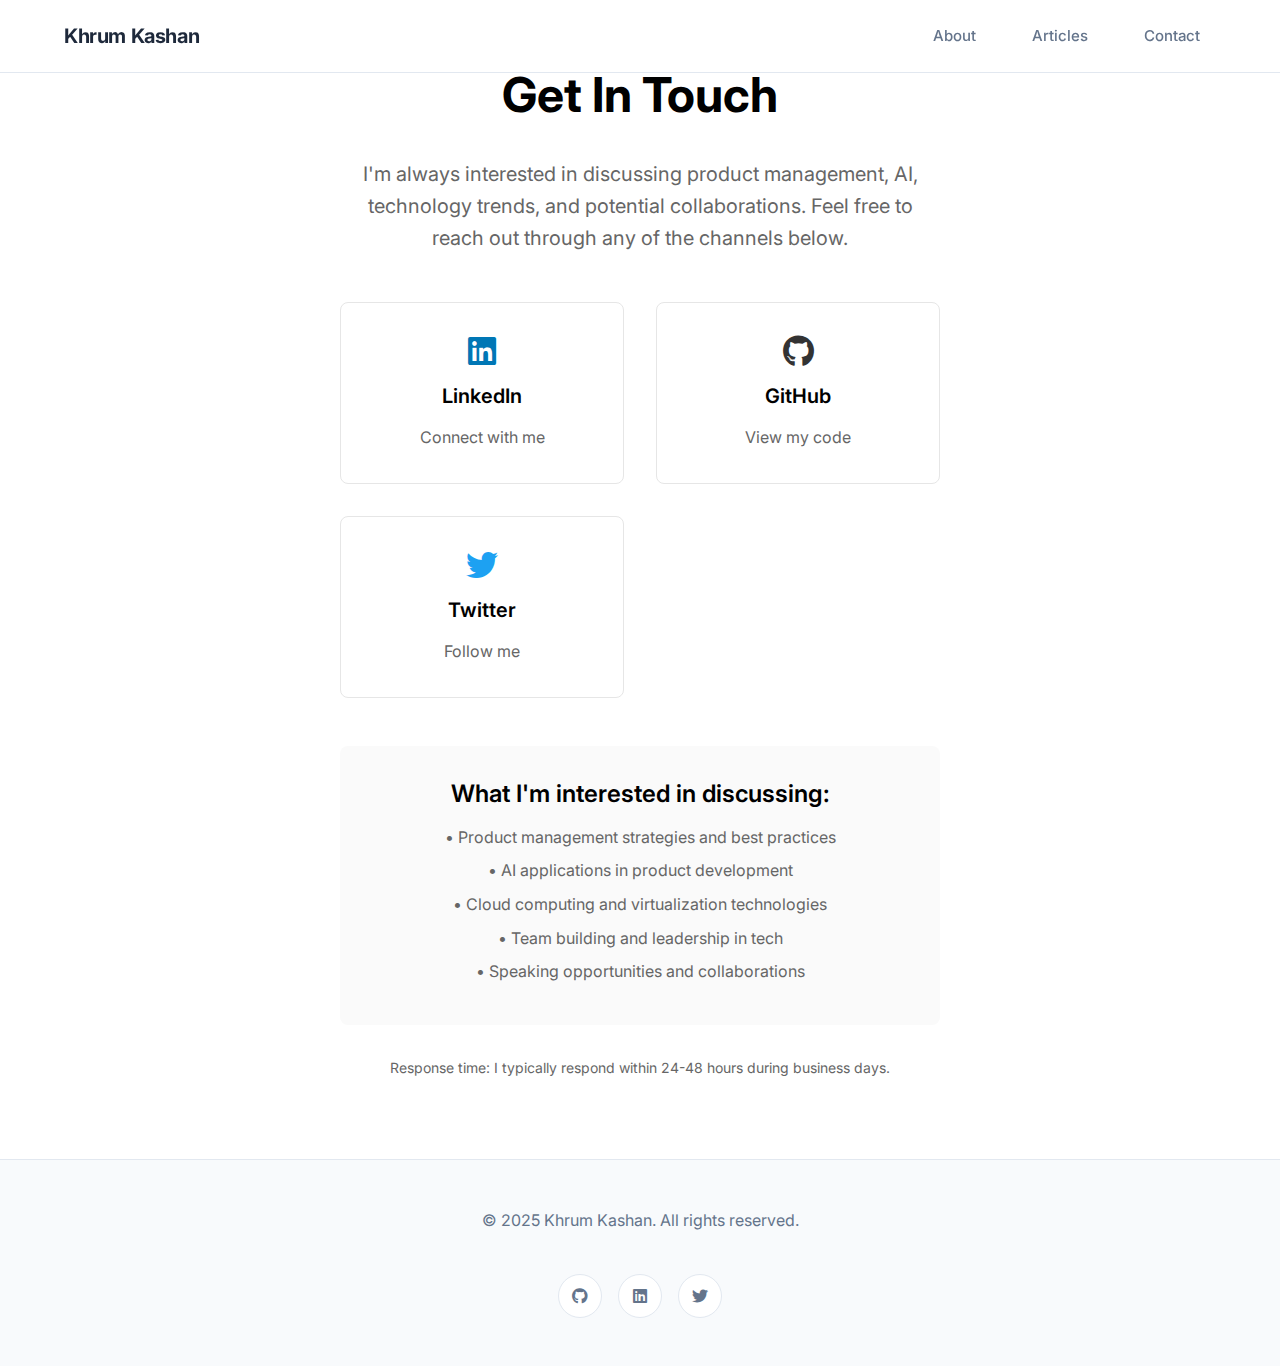
<file: contact-simple.html>
<!DOCTYPE html>
<html lang="en">
<head>
  <meta charset="utf-8" />
  <title>Contact - Khrum Kashan | Personal Portfolio</title>
  <meta name="viewport" content="width=device-width, initial-scale=1" />
  <link href="css/style-new.css" rel="stylesheet" />
  <link href="https://fonts.googleapis.com/css2?family=Inter:wght@300;400;500;600;700&display=swap" rel="stylesheet">
  <link rel="stylesheet" href="https://cdnjs.cloudflare.com/ajax/libs/font-awesome/6.0.0/css/all.min.css">
  <link rel="shortcut icon" href="images/favicon.svg" type="image/x-icon" />
</head>

<body>
  <!-- Header -->
  <header class="header">
    <nav class="nav">
      <div class="nav-container">
        <div class="nav-left">
          <a href="index.html" class="logo">Khrum Kashan</a>
        </div>
        <div class="nav-right">
          <a href="about-simple.html" class="nav-link">About</a>
          <a href="index.html" class="nav-link">Articles</a>
          <a href="contact-simple.html" class="nav-link">Contact</a>
        </div>
      </div>
    </nav>
  </header>

  <!-- Contact Section -->
  <section class="contact-section" style="padding: 4rem 0;">
    <div class="container">
      <div class="contact-content" style="max-width: 600px; margin: 0 auto; text-align: center;">
        <h1 style="font-size: 3rem; font-weight: 700; margin-bottom: 2rem; color: #000;">Get In Touch</h1>
        
        <p style="font-size: 1.25rem; color: #666; line-height: 1.6; margin-bottom: 3rem;">
          I'm always interested in discussing product management, AI, technology trends, and potential collaborations. 
          Feel free to reach out through any of the channels below.
        </p>

        <div style="display: grid; grid-template-columns: repeat(auto-fit, minmax(200px, 1fr)); gap: 2rem; margin-bottom: 3rem;">
          <div style="padding: 2rem; border: 1px solid #e6e6e6; border-radius: 8px;">
            <i class="fab fa-linkedin" style="font-size: 2rem; color: #0077b5; margin-bottom: 1rem;"></i>
            <h3 style="font-size: 1.25rem; font-weight: 600; margin-bottom: 1rem; color: #000;">LinkedIn</h3>
            <a href="https://www.linkedin.com/in/kkashan/" target="_blank" style="color: #666; text-decoration: none;">
              Connect with me
            </a>
          </div>
          
          <div style="padding: 2rem; border: 1px solid #e6e6e6; border-radius: 8px;">
            <i class="fab fa-github" style="font-size: 2rem; color: #333; margin-bottom: 1rem;"></i>
            <h3 style="font-size: 1.25rem; font-weight: 600; margin-bottom: 1rem; color: #000;">GitHub</h3>
            <a href="https://github.com/kashan115" target="_blank" style="color: #666; text-decoration: none;">
              View my code
            </a>
          </div>
          
          <div style="padding: 2rem; border: 1px solid #e6e6e6; border-radius: 8px;">
            <i class="fab fa-twitter" style="font-size: 2rem; color: #1da1f2; margin-bottom: 1rem;"></i>
            <h3 style="font-size: 1.25rem; font-weight: 600; margin-bottom: 1rem; color: #000;">Twitter</h3>
            <a href="https://x.com/kashan115" target="_blank" style="color: #666; text-decoration: none;">
              Follow me
            </a>
          </div>
        </div>

        <div style="background-color: #fafafa; padding: 2rem; border-radius: 8px; margin-bottom: 2rem;">
          <h3 style="font-size: 1.5rem; font-weight: 600; margin-bottom: 1rem; color: #000;">What I'm interested in discussing:</h3>
          <ul style="list-style: none; padding: 0; margin: 0; color: #666;">
            <li style="margin-bottom: 0.5rem;">• Product management strategies and best practices</li>
            <li style="margin-bottom: 0.5rem;">• AI applications in product development</li>
            <li style="margin-bottom: 0.5rem;">• Cloud computing and virtualization technologies</li>
            <li style="margin-bottom: 0.5rem;">• Team building and leadership in tech</li>
            <li style="margin-bottom: 0.5rem;">• Speaking opportunities and collaborations</li>
          </ul>
        </div>

        <p style="color: #666; font-size: 0.875rem;">
          Response time: I typically respond within 24-48 hours during business days.
        </p>
      </div>
    </div>
  </section>

  <!-- Footer -->
  <footer class="footer">
    <div class="container">
      <div class="footer-content">
        <div class="footer-left">
          <p>&copy; 2025 Khrum Kashan. All rights reserved.</p>
        </div>
        <div class="footer-right">
          <a href="https://github.com/kashan115" target="_blank" class="social-link">
            <i class="fab fa-github"></i>
          </a>
          <a href="https://www.linkedin.com/in/kkashan/" target="_blank" class="social-link">
            <i class="fab fa-linkedin"></i>
          </a>
          <a href="https://x.com/kashan115" target="_blank" class="social-link">
            <i class="fab fa-twitter"></i>
          </a>
        </div>
      </div>
    </div>
  </footer>
</body>
</html>
</file>
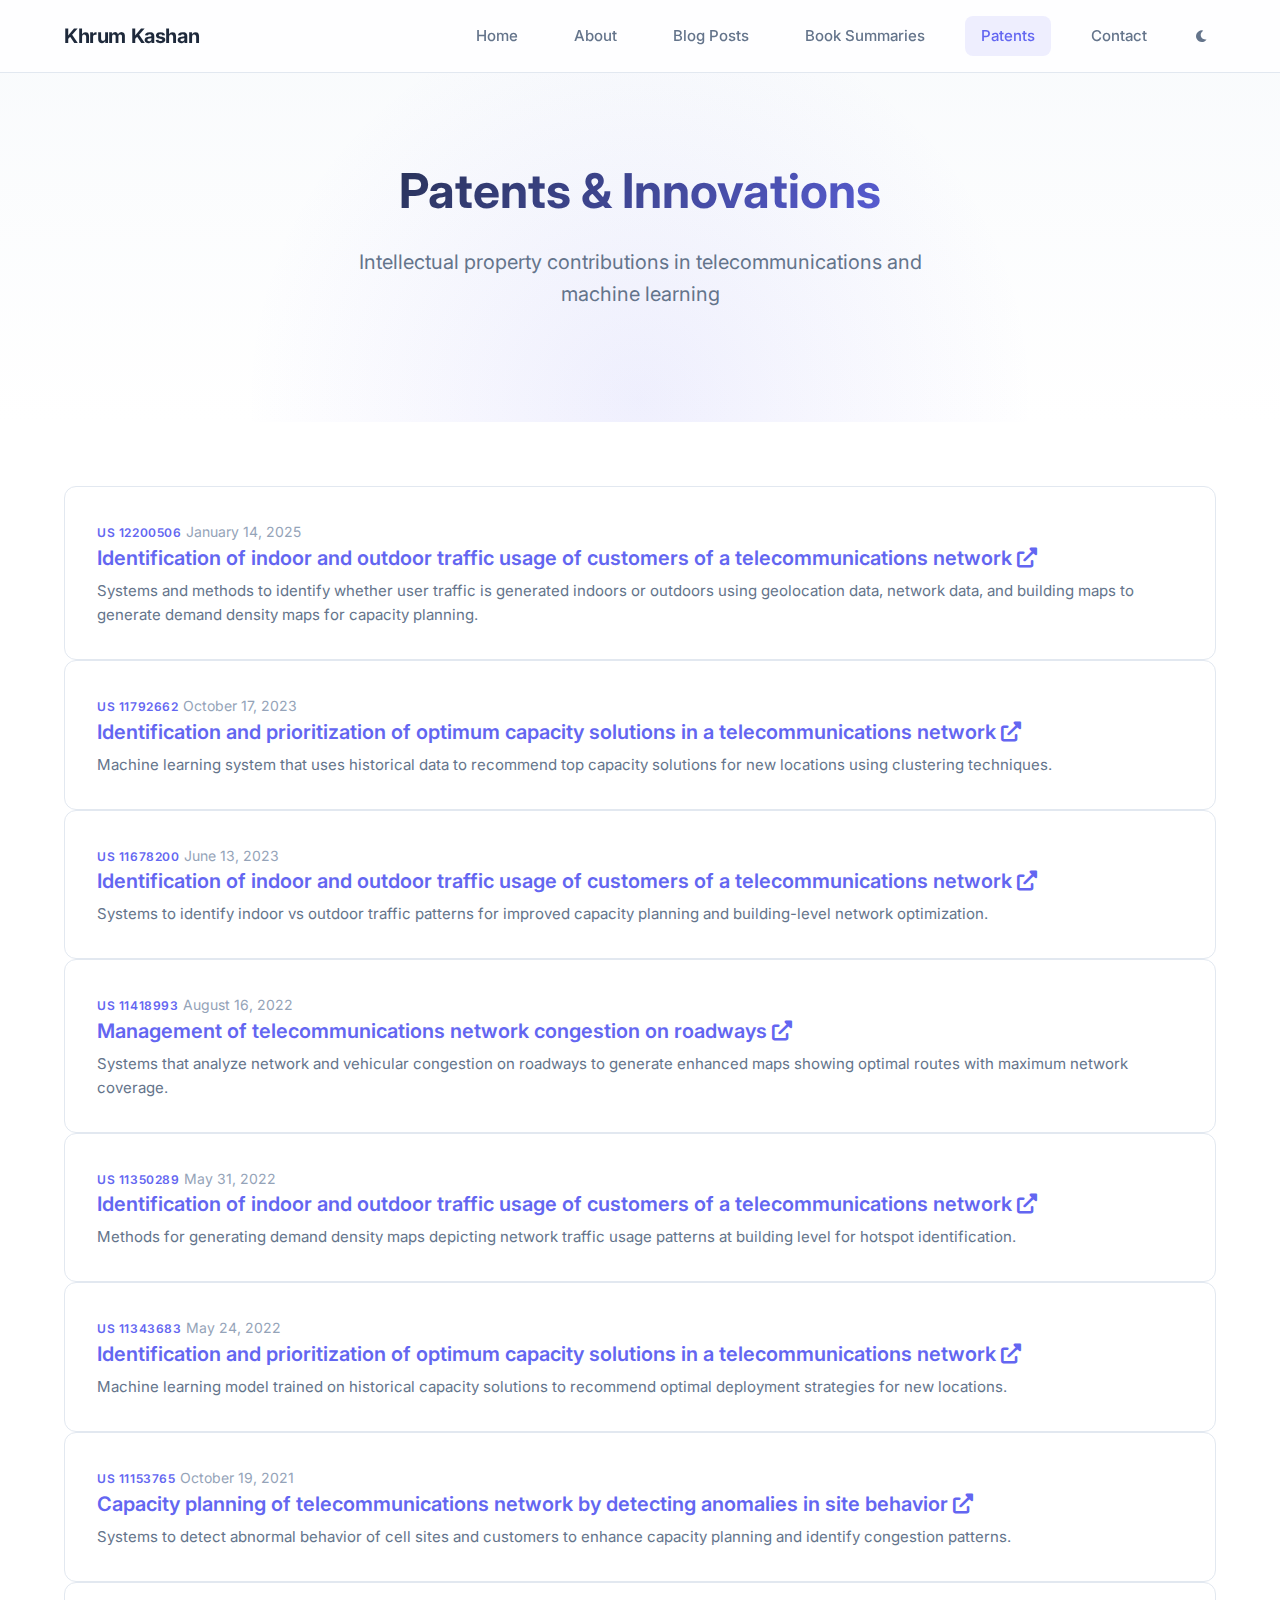
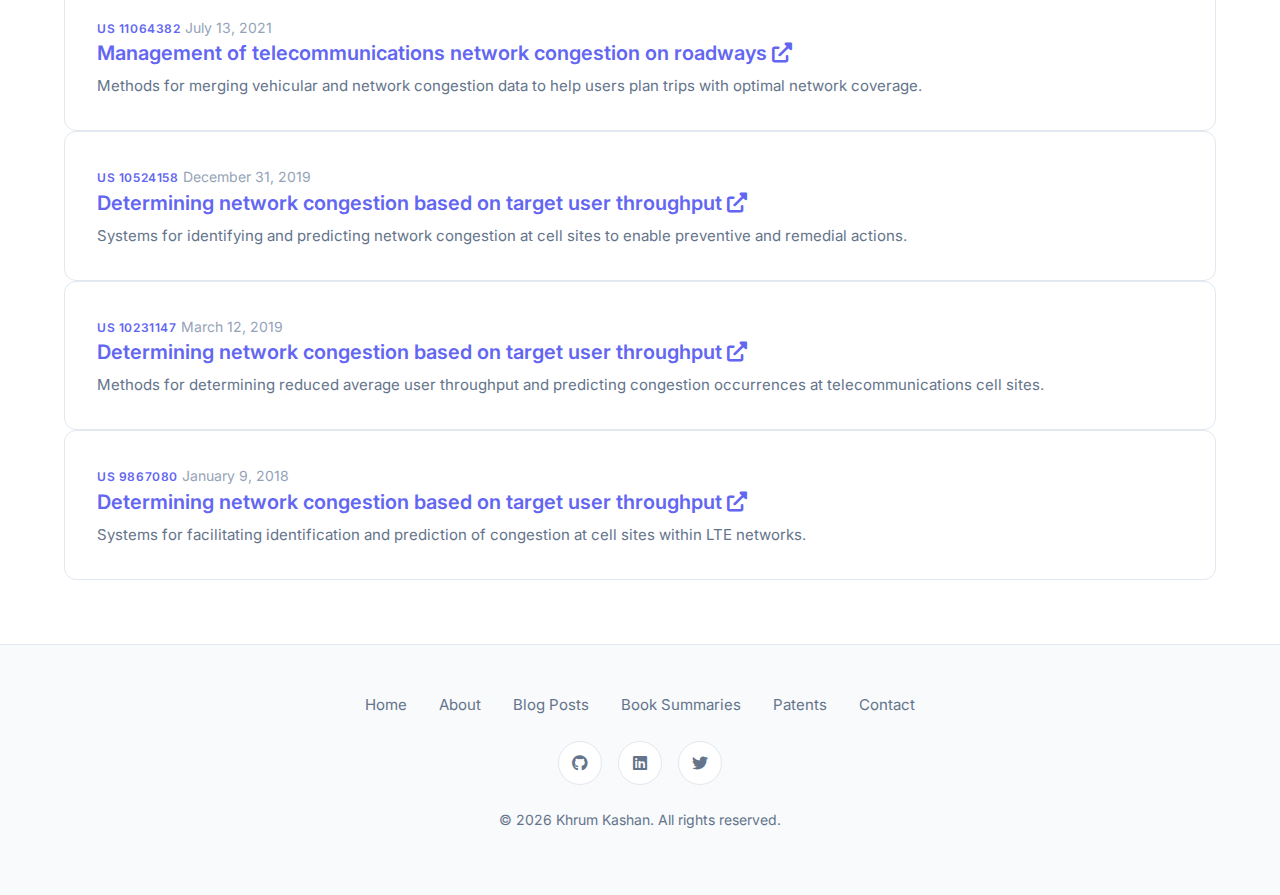
<file: patents.html>
<!DOCTYPE html>
<html lang="en">

<head>
  <meta charset="utf-8" />
  <title>Patents - Khrum Kashan</title>
  <meta name="description" content="Patents and innovations by Khrum Kashan in telecommunications and mobile technology">
  <meta name="viewport" content="width=device-width, initial-scale=1" />
  
  <link href="css/style-new.css" rel="stylesheet" />
  <link href="https://fonts.googleapis.com/css2?family=Inter:wght@300;400;500;600;700&display=swap" rel="stylesheet">
  <link rel="stylesheet" href="https://cdnjs.cloudflare.com/ajax/libs/font-awesome/6.0.0/css/all.min.css">
  <link rel="shortcut icon" href="images/favicon.svg" type="image/x-icon" />
</head>

<body>

<!-- Header -->
<header class="header">
  <nav class="nav">
    <div class="nav-container">
      <div class="nav-left">
        <a href="index.html" class="logo">Khrum Kashan</a>
      </div>
      <div class="nav-right">
        <a href="index.html" class="nav-link">Home</a>
        <a href="about-simple.html" class="nav-link">About</a>
        <a href="blogs.html" class="nav-link">Blog Posts</a>
        <a href="books.html" class="nav-link">Book Summaries</a>
        <a href="patents.html" class="nav-link active">Patents</a>
        <a href="contact-simple.html" class="nav-link">Contact</a>
        <button class="theme-toggle" onclick="toggleTheme()" aria-label="Toggle theme">
          <i class="fas fa-moon"></i>
        </button>
      </div>
    </div>
  </nav>
</header>

<!-- Hero Section -->
<section class="hero">
  <div class="hero-content">
    <h1 class="hero-title">Patents & Innovations</h1>
    <p class="hero-subtitle">Intellectual property contributions in telecommunications and machine learning</p>
  </div>
</section>

<!-- Patents Grid -->
<section class="content-section">
  <div class="container">
    <div class="patents-list">
      
      <!-- Patent 1 -->
      <article class="patent-card">
        <div class="patent-header">
          <span class="patent-number">US 12200506</span>
          <span class="patent-date">January 14, 2025</span>
        </div>
        <h3 class="patent-title">
          <a href="https://patents.justia.com/patent/12200506" target="_blank">
            Identification of indoor and outdoor traffic usage of customers of a telecommunications network
            <i class="fas fa-external-link-alt"></i>
          </a>
        </h3>
        <p class="patent-description">Systems and methods to identify whether user traffic is generated indoors or outdoors using geolocation data, network data, and building maps to generate demand density maps for capacity planning.</p>
      </article>

      <!-- Patent 2 -->
      <article class="patent-card">
        <div class="patent-header">
          <span class="patent-number">US 11792662</span>
          <span class="patent-date">October 17, 2023</span>
        </div>
        <h3 class="patent-title">
          <a href="https://patents.justia.com/patent/11792662" target="_blank">
            Identification and prioritization of optimum capacity solutions in a telecommunications network
            <i class="fas fa-external-link-alt"></i>
          </a>
        </h3>
        <p class="patent-description">Machine learning system that uses historical data to recommend top capacity solutions for new locations using clustering techniques.</p>
      </article>

      <!-- Patent 3 -->
      <article class="patent-card">
        <div class="patent-header">
          <span class="patent-number">US 11678200</span>
          <span class="patent-date">June 13, 2023</span>
        </div>
        <h3 class="patent-title">
          <a href="https://patents.justia.com/patent/11678200" target="_blank">
            Identification of indoor and outdoor traffic usage of customers of a telecommunications network
            <i class="fas fa-external-link-alt"></i>
          </a>
        </h3>
        <p class="patent-description">Systems to identify indoor vs outdoor traffic patterns for improved capacity planning and building-level network optimization.</p>
      </article>

      <!-- Patent 4 -->
      <article class="patent-card">
        <div class="patent-header">
          <span class="patent-number">US 11418993</span>
          <span class="patent-date">August 16, 2022</span>
        </div>
        <h3 class="patent-title">
          <a href="https://patents.justia.com/patent/11418993" target="_blank">
            Management of telecommunications network congestion on roadways
            <i class="fas fa-external-link-alt"></i>
          </a>
        </h3>
        <p class="patent-description">Systems that analyze network and vehicular congestion on roadways to generate enhanced maps showing optimal routes with maximum network coverage.</p>
      </article>

      <!-- Patent 5 -->
      <article class="patent-card">
        <div class="patent-header">
          <span class="patent-number">US 11350289</span>
          <span class="patent-date">May 31, 2022</span>
        </div>
        <h3 class="patent-title">
          <a href="https://patents.justia.com/patent/11350289" target="_blank">
            Identification of indoor and outdoor traffic usage of customers of a telecommunications network
            <i class="fas fa-external-link-alt"></i>
          </a>
        </h3>
        <p class="patent-description">Methods for generating demand density maps depicting network traffic usage patterns at building level for hotspot identification.</p>
      </article>

      <!-- Patent 6 -->
      <article class="patent-card">
        <div class="patent-header">
          <span class="patent-number">US 11343683</span>
          <span class="patent-date">May 24, 2022</span>
        </div>
        <h3 class="patent-title">
          <a href="https://patents.justia.com/patent/11343683" target="_blank">
            Identification and prioritization of optimum capacity solutions in a telecommunications network
            <i class="fas fa-external-link-alt"></i>
          </a>
        </h3>
        <p class="patent-description">Machine learning model trained on historical capacity solutions to recommend optimal deployment strategies for new locations.</p>
      </article>

      <!-- Patent 7 -->
      <article class="patent-card">
        <div class="patent-header">
          <span class="patent-number">US 11153765</span>
          <span class="patent-date">October 19, 2021</span>
        </div>
        <h3 class="patent-title">
          <a href="https://patents.justia.com/patent/11153765" target="_blank">
            Capacity planning of telecommunications network by detecting anomalies in site behavior
            <i class="fas fa-external-link-alt"></i>
          </a>
        </h3>
        <p class="patent-description">Systems to detect abnormal behavior of cell sites and customers to enhance capacity planning and identify congestion patterns.</p>
      </article>

      <!-- Patent 8 -->
      <article class="patent-card">
        <div class="patent-header">
          <span class="patent-number">US 11064382</span>
          <span class="patent-date">July 13, 2021</span>
        </div>
        <h3 class="patent-title">
          <a href="https://patents.justia.com/patent/11064382" target="_blank">
            Management of telecommunications network congestion on roadways
            <i class="fas fa-external-link-alt"></i>
          </a>
        </h3>
        <p class="patent-description">Methods for merging vehicular and network congestion data to help users plan trips with optimal network coverage.</p>
      </article>

      <!-- Patent 9 -->
      <article class="patent-card">
        <div class="patent-header">
          <span class="patent-number">US 10524158</span>
          <span class="patent-date">December 31, 2019</span>
        </div>
        <h3 class="patent-title">
          <a href="https://patents.justia.com/patent/10524158" target="_blank">
            Determining network congestion based on target user throughput
            <i class="fas fa-external-link-alt"></i>
          </a>
        </h3>
        <p class="patent-description">Systems for identifying and predicting network congestion at cell sites to enable preventive and remedial actions.</p>
      </article>

      <!-- Patent 10 -->
      <article class="patent-card">
        <div class="patent-header">
          <span class="patent-number">US 10231147</span>
          <span class="patent-date">March 12, 2019</span>
        </div>
        <h3 class="patent-title">
          <a href="https://patents.justia.com/patent/10231147" target="_blank">
            Determining network congestion based on target user throughput
            <i class="fas fa-external-link-alt"></i>
          </a>
        </h3>
        <p class="patent-description">Methods for determining reduced average user throughput and predicting congestion occurrences at telecommunications cell sites.</p>
      </article>

      <!-- Patent 11 -->
      <article class="patent-card">
        <div class="patent-header">
          <span class="patent-number">US 9867080</span>
          <span class="patent-date">January 9, 2018</span>
        </div>
        <h3 class="patent-title">
          <a href="https://patents.justia.com/patent/9867080" target="_blank">
            Determining network congestion based on target user throughput
            <i class="fas fa-external-link-alt"></i>
          </a>
        </h3>
        <p class="patent-description">Systems for facilitating identification and prediction of congestion at cell sites within LTE networks.</p>
      </article>

    </div>
  </div>
</section>

<!-- Footer -->
<footer class="footer">
  <div class="container">
    <div class="footer-content">
      <div class="footer-links">
        <a href="index.html">Home</a>
        <a href="about-simple.html">About</a>
        <a href="blogs.html">Blog Posts</a>
        <a href="books.html">Book Summaries</a>
        <a href="patents.html">Patents</a>
        <a href="contact-simple.html">Contact</a>
      </div>
      <div class="footer-social">
        <a href="https://github.com/kashan115" target="_blank" class="social-link" aria-label="GitHub">
          <i class="fab fa-github"></i>
        </a>
        <a href="https://www.linkedin.com/in/kkashan/" target="_blank" class="social-link" aria-label="LinkedIn">
          <i class="fab fa-linkedin"></i>
        </a>
        <a href="https://x.com/kashan115" target="_blank" class="social-link" aria-label="Twitter">
          <i class="fab fa-twitter"></i>
        </a>
      </div>
      <div class="footer-copyright">
        <p>&copy; <span id="copyrightYear"></span> Khrum Kashan. All rights reserved.</p>
      </div>
    </div>
  </div>
</footer>

<script src="js/script-new.js"></script>
<script>
document.getElementById('copyrightYear').textContent = new Date().getFullYear();
</script>
</body>
</html>
</file>
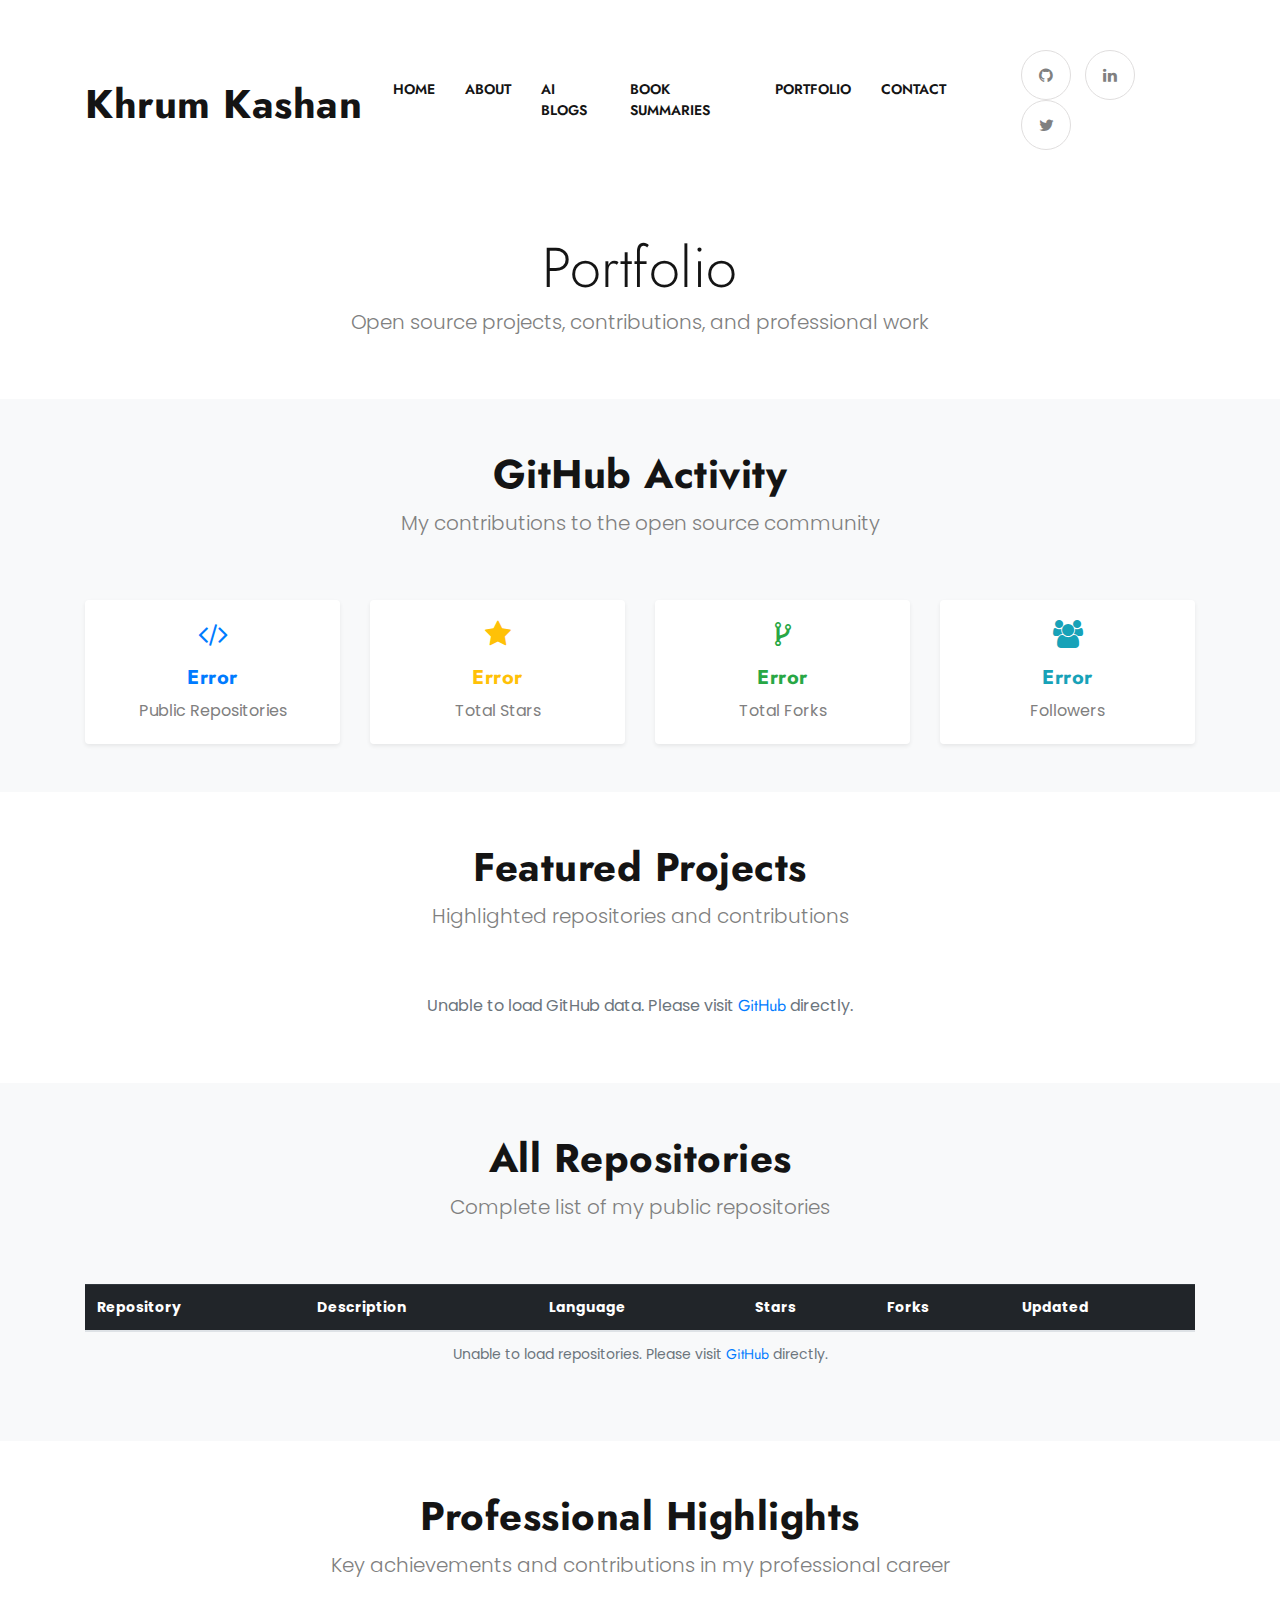
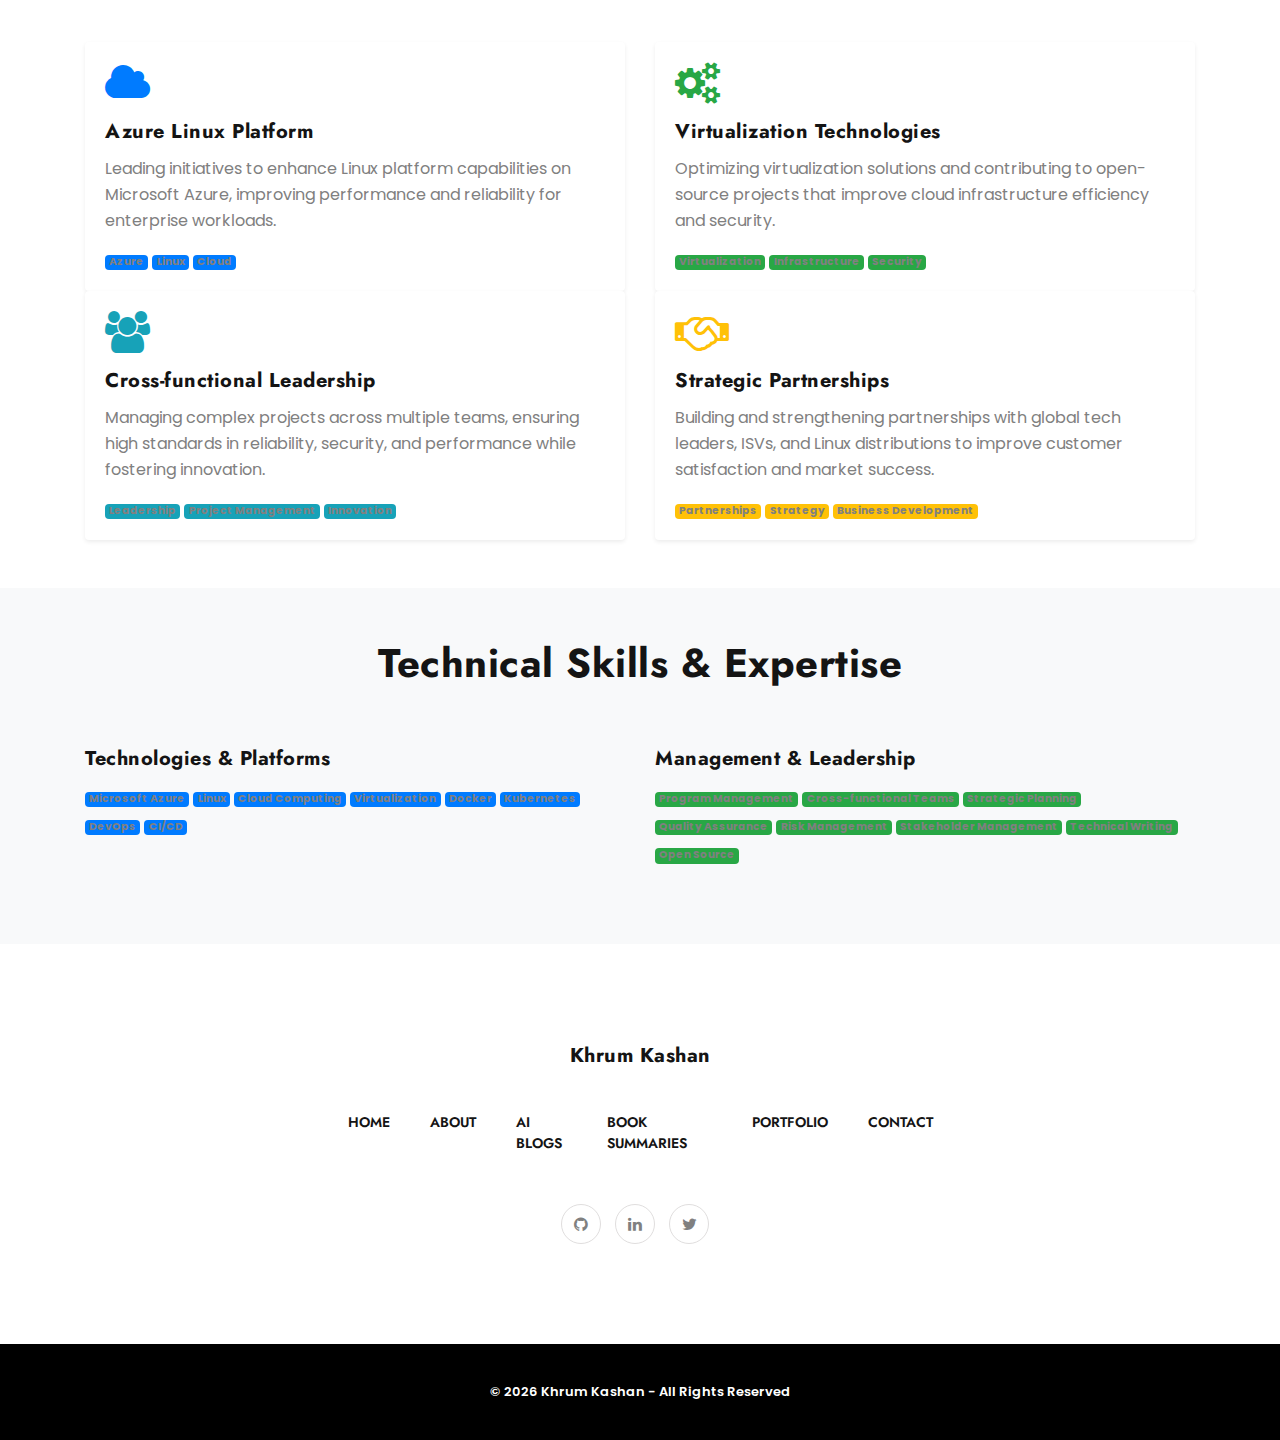
<file: portfolio.html>
<!DOCTYPE html>
<html lang="en">

<head>
  <meta charset="utf-8" />
  <title>Portfolio - Khrum Kashan | Personal Portfolio</title>

  <!-- mobile responsive meta -->
  <meta name="viewport" content="width=device-width, initial-scale=1" />
  <meta name="viewport" content="width=device-width, initial-scale=1, maximum-scale=1" />
  
  <!-- Theme Stylesheet -->
  <link href="css/style.css" rel="stylesheet" />

  <!--Favicon-->
  <link rel="shortcut icon" href="images/favicon.svg" type="image/x-icon" />
  <link rel="icon" href="images/favicon.svg" type="image/x-icon" />
</head>

<body>

<!-- Navbar Start -->
<nav class="main-nav navbar navbar-expand-lg">
  <div class="container">
    <!-- Logo -->
    <a class="navbar-brand" href="index.html">
      <h2>Khrum Kashan</h2>
    </a>
    <!-- Toggle Button -->
    <button class="navbar-toggler collapsed" type="button" data-toggle="collapse" data-target="#mainNav">
      <span class="icon-bar"></span>
      <span class="icon-bar"></span>
      <span class="icon-bar"></span>
    </button>
    <div class="collapse navbar-collapse nav-list" id="mainNav">
      <!-- Navigation Links -->
      <ul class="navbar-nav ml-auto">
        <li class="nav-item">
          <a class="nav-link" href="index.html">Home</a>
        </li>
        <li class="nav-item">
          <a class="nav-link" href="about.html">About</a>
        </li>
        <li class="nav-item">
          <a class="nav-link" href="blogs.html">AI Blogs</a>
        </li>
        <li class="nav-item">
          <a class="nav-link" href="books.html">Book Summaries</a>
        </li>
        <li class="nav-item">
          <a class="nav-link active" href="portfolio.html">Portfolio</a>
        </li>
        <li class="nav-item">
          <a class="nav-link" href="contact.html">Contact</a>
        </li>
      </ul>
      <!-- Social Links -->
      <ul class="main-nav-social">
        <li>
          <a href="https://github.com/kashan115" target="_blank"><i class="fa fa-github"></i></a>
        </li>
        <li>
          <a href="https://www.linkedin.com/in/kkashan/" target="_blank"><i class="fa fa-linkedin"></i></a>
        </li>
        <li>
          <a href="https://x.com/kashan115" target="_blank"><i class="fa fa-twitter"></i></a>
        </li>
      </ul>
    </div>
  </div>
</nav>
<!-- Navbar End -->

<!-- Portfolio Header Section -->
<section class="portfolio-header py-5">
  <div class="container">
    <div class="row">
      <div class="col-lg-12 text-center">
        <h1 class="display-4 fw-bold">Portfolio</h1>
        <p class="lead">Open source projects, contributions, and professional work</p>
      </div>
    </div>
  </div>
</section>

<!-- GitHub Stats Section -->
<section class="github-stats py-5 bg-light">
  <div class="container">
    <div class="row">
      <div class="col-lg-12 text-center mb-5">
        <h2>GitHub Activity</h2>
        <p class="lead">My contributions to the open source community</p>
      </div>
    </div>
    <div class="row g-4">
      <div class="col-md-3">
        <div class="card border-0 shadow-sm text-center">
          <div class="card-body">
            <div class="stat-icon mb-3">
              <i class="fa fa-code fa-2x text-primary"></i>
            </div>
            <h3 class="text-primary" id="repoCount">-</h3>
            <p class="card-text">Public Repositories</p>
          </div>
        </div>
      </div>
      <div class="col-md-3">
        <div class="card border-0 shadow-sm text-center">
          <div class="card-body">
            <div class="stat-icon mb-3">
              <i class="fa fa-star fa-2x text-warning"></i>
            </div>
            <h3 class="text-warning" id="starCount">-</h3>
            <p class="card-text">Total Stars</p>
          </div>
        </div>
      </div>
      <div class="col-md-3">
        <div class="card border-0 shadow-sm text-center">
          <div class="card-body">
            <div class="stat-icon mb-3">
              <i class="fa fa-code-fork fa-2x text-success"></i>
            </div>
            <h3 class="text-success" id="forkCount">-</h3>
            <p class="card-text">Total Forks</p>
          </div>
        </div>
      </div>
      <div class="col-md-3">
        <div class="card border-0 shadow-sm text-center">
          <div class="card-body">
            <div class="stat-icon mb-3">
              <i class="fa fa-users fa-2x text-info"></i>
            </div>
            <h3 class="text-info" id="followerCount">-</h3>
            <p class="card-text">Followers</p>
          </div>
        </div>
      </div>
    </div>
  </div>
</section>

<!-- Featured Projects Section -->
<section class="featured-projects py-5">
  <div class="container">
    <div class="row">
      <div class="col-lg-12 text-center mb-5">
        <h2>Featured Projects</h2>
        <p class="lead">Highlighted repositories and contributions</p>
      </div>
    </div>
    <div class="row" id="featuredRepos">
      <!-- Projects will be dynamically loaded here -->
    </div>
  </div>
</section>

<!-- All Repositories Section -->
<section class="all-repos py-5 bg-light">
  <div class="container">
    <div class="row">
      <div class="col-lg-12 text-center mb-5">
        <h2>All Repositories</h2>
        <p class="lead">Complete list of my public repositories</p>
      </div>
    </div>
    <div class="row">
      <div class="col-lg-12">
        <div class="table-responsive">
          <table class="table table-hover">
            <thead class="table-dark">
              <tr>
                <th>Repository</th>
                <th>Description</th>
                <th>Language</th>
                <th>Stars</th>
                <th>Forks</th>
                <th>Updated</th>
              </tr>
            </thead>
            <tbody id="repoTable">
              <tr>
                <td colspan="6" class="text-center">Loading repositories...</td>
              </tr>
            </tbody>
          </table>
        </div>
      </div>
    </div>
  </div>
</section>

<!-- Professional Experience Section -->
<section class="professional-experience py-5">
  <div class="container">
    <div class="row">
      <div class="col-lg-12 text-center mb-5">
        <h2>Professional Highlights</h2>
        <p class="lead">Key achievements and contributions in my professional career</p>
      </div>
    </div>
    <div class="row g-4">
      <div class="col-lg-6">
        <div class="card h-100 border-0 shadow-sm">
          <div class="card-body">
            <div class="project-icon mb-3">
              <i class="fa fa-cloud fa-3x text-primary"></i>
            </div>
            <h5 class="card-title">Azure Linux Platform</h5>
            <p class="card-text">Leading initiatives to enhance Linux platform capabilities on Microsoft Azure, improving performance and reliability for enterprise workloads.</p>
            <div class="project-tags mt-3">
              <span class="badge bg-primary me-1">Azure</span>
              <span class="badge bg-primary me-1">Linux</span>
              <span class="badge bg-primary me-1">Cloud</span>
            </div>
          </div>
        </div>
      </div>
      <div class="col-lg-6">
        <div class="card h-100 border-0 shadow-sm">
          <div class="card-body">
            <div class="project-icon mb-3">
              <i class="fa fa-cogs fa-3x text-success"></i>
            </div>
            <h5 class="card-title">Virtualization Technologies</h5>
            <p class="card-text">Optimizing virtualization solutions and contributing to open-source projects that improve cloud infrastructure efficiency and security.</p>
            <div class="project-tags mt-3">
              <span class="badge bg-success me-1">Virtualization</span>
              <span class="badge bg-success me-1">Infrastructure</span>
              <span class="badge bg-success me-1">Security</span>
            </div>
          </div>
        </div>
      </div>
      <div class="col-lg-6">
        <div class="card h-100 border-0 shadow-sm">
          <div class="card-body">
            <div class="project-icon mb-3">
              <i class="fa fa-users fa-3x text-info"></i>
            </div>
            <h5 class="card-title">Cross-functional Leadership</h5>
            <p class="card-text">Managing complex projects across multiple teams, ensuring high standards in reliability, security, and performance while fostering innovation.</p>
            <div class="project-tags mt-3">
              <span class="badge bg-info me-1">Leadership</span>
              <span class="badge bg-info me-1">Project Management</span>
              <span class="badge bg-info me-1">Innovation</span>
            </div>
          </div>
        </div>
      </div>
      <div class="col-lg-6">
        <div class="card h-100 border-0 shadow-sm">
          <div class="card-body">
            <div class="project-icon mb-3">
              <i class="fa fa-handshake-o fa-3x text-warning"></i>
            </div>
            <h5 class="card-title">Strategic Partnerships</h5>
            <p class="card-text">Building and strengthening partnerships with global tech leaders, ISVs, and Linux distributions to improve customer satisfaction and market success.</p>
            <div class="project-tags mt-3">
              <span class="badge bg-warning me-1">Partnerships</span>
              <span class="badge bg-warning me-1">Strategy</span>
              <span class="badge bg-warning me-1">Business Development</span>
            </div>
          </div>
        </div>
      </div>
    </div>
  </div>
</section>

<!-- Skills Section -->
<section class="skills py-5 bg-light">
  <div class="container">
    <div class="row">
      <div class="col-lg-12 text-center mb-5">
        <h2>Technical Skills & Expertise</h2>
      </div>
    </div>
    <div class="row">
      <div class="col-lg-6">
        <h4 class="mb-3">Technologies & Platforms</h4>
        <div class="skill-tags mb-4">
          <span class="badge bg-primary me-2 mb-2">Microsoft Azure</span>
          <span class="badge bg-primary me-2 mb-2">Linux</span>
          <span class="badge bg-primary me-2 mb-2">Cloud Computing</span>
          <span class="badge bg-primary me-2 mb-2">Virtualization</span>
          <span class="badge bg-primary me-2 mb-2">Docker</span>
          <span class="badge bg-primary me-2 mb-2">Kubernetes</span>
          <span class="badge bg-primary me-2 mb-2">DevOps</span>
          <span class="badge bg-primary me-2 mb-2">CI/CD</span>
        </div>
      </div>
      <div class="col-lg-6">
        <h4 class="mb-3">Management & Leadership</h4>
        <div class="skill-tags mb-4">
          <span class="badge bg-success me-2 mb-2">Program Management</span>
          <span class="badge bg-success me-2 mb-2">Cross-functional Teams</span>
          <span class="badge bg-success me-2 mb-2">Strategic Planning</span>
          <span class="badge bg-success me-2 mb-2">Quality Assurance</span>
          <span class="badge bg-success me-2 mb-2">Risk Management</span>
          <span class="badge bg-success me-2 mb-2">Stakeholder Management</span>
          <span class="badge bg-success me-2 mb-2">Technical Writing</span>
          <span class="badge bg-success me-2 mb-2">Open Source</span>
        </div>
      </div>
    </div>
  </div>
</section>

<!-- Footer -->
<section class="footer">
  <div class="container-fluid">
    <div class="row">
      <div class="col-lg-6 mx-auto text-center">
        <div class="footer-logo">
          <h3>Khrum Kashan</h3>
        </div>
      </div>
    </div>
    <div class="row">
      <div class="col-lg-6 mx-auto">
        <div class="footer-nav">
          <ul class="navbar-nav">
            <li class="nav-item">
              <a class="nav-link" href="index.html">Home</a>
            </li>
            <li class="nav-item">
              <a class="nav-link" href="about.html">About</a>
            </li>
            <li class="nav-item">
              <a class="nav-link" href="blogs.html">AI Blogs</a>
            </li>
            <li class="nav-item">
              <a class="nav-link" href="books.html">Book Summaries</a>
            </li>
            <li class="nav-item">
              <a class="nav-link" href="portfolio.html">Portfolio</a>
            </li>
            <li class="nav-item">
              <a class="nav-link" href="contact.html">Contact</a>
            </li>
          </ul>
        </div>
      </div>
    </div>
    <div class="row">
      <div class="col-lg-6 mx-auto">
        <div class="sociale-icon">
          <ul>
            <li>
              <a href="https://github.com/kashan115" target="_blank"><i class="fa fa-github"></i></a>
            </li>
            <li>
              <a href="https://www.linkedin.com/in/kkashan/" target="_blank"><i class="fa fa-linkedin"></i></a>
            </li>
            <li>
              <a href="https://x.com/kashan115" target="_blank"><i class="fa fa-twitter"></i></a>
            </li>
          </ul>
        </div>
      </div>
    </div>
    <div class="row">
      <div class="col-lg-12">
        <div class="copy-right">
          <p>© <span id="copyrightYear"></span> Khrum Kashan - All Rights Reserved</p>
        </div>
      </div>
    </div>
  </div>
</section>

<!-- Vendor JS -->
<script src="vendor/jQuery/jquery.min.js"></script>
<script src="vendor/bootstrap/bootstrap.min.js"></script>
<script src="vendor/slick/slick.min.js"></script>
<!-- Main JS -->
<script src="js/script.js"></script>
<script>
// Set current year in footer
document.getElementById('copyrightYear').textContent = new Date().getFullYear();

// GitHub API calls
async function loadGitHubData() {
  try {
    // Fetch user data
    const userResponse = await fetch('https://api.github.com/users/kashan115');
    const userData = await userResponse.json();
    
    // Fetch repositories
    const reposResponse = await fetch('https://api.github.com/users/kashan115/repos?sort=updated&per_page=100');
    const reposData = await reposResponse.json();
    
    // Update stats
    document.getElementById('repoCount').textContent = userData.public_repos || 0;
    document.getElementById('followerCount').textContent = userData.followers || 0;
    
    let totalStars = 0;
    let totalForks = 0;
    
    reposData.forEach(repo => {
      totalStars += repo.stargazers_count || 0;
      totalForks += repo.forks_count || 0;
    });
    
    document.getElementById('starCount').textContent = totalStars;
    document.getElementById('forkCount').textContent = totalForks;
    
    // Display featured repositories (top 6 by stars)
    const featuredRepos = reposData
      .filter(repo => !repo.fork)
      .sort((a, b) => (b.stargazers_count || 0) - (a.stargazers_count || 0))
      .slice(0, 6);
    
    const featuredContainer = document.getElementById('featuredRepos');
    featuredContainer.innerHTML = '';
    
    featuredRepos.forEach(repo => {
      const repoCard = `
        <div class="col-lg-6 mb-4">
          <div class="card h-100 border-0 shadow-sm">
            <div class="card-body">
              <h5 class="card-title">
                <a href="${repo.html_url}" target="_blank" class="text-decoration-none">${repo.name}</a>
              </h5>
              <p class="card-text">${repo.description || 'No description available'}</p>
              <div class="repo-stats mb-3">
                <span class="badge bg-light text-dark me-2">
                  <i class="fa fa-star"></i> ${repo.stargazers_count || 0}
                </span>
                <span class="badge bg-light text-dark me-2">
                  <i class="fa fa-code-fork"></i> ${repo.forks_count || 0}
                </span>
                ${repo.language ? `<span class="badge bg-primary">${repo.language}</span>` : ''}
              </div>
              <a href="${repo.html_url}" target="_blank" class="btn btn-outline-primary">View Repository</a>
            </div>
          </div>
        </div>
      `;
      featuredContainer.innerHTML += repoCard;
    });
    
    // Display all repositories in table
    const tableBody = document.getElementById('repoTable');
    tableBody.innerHTML = '';
    
    reposData.forEach(repo => {
      const row = `
        <tr>
          <td>
            <a href="${repo.html_url}" target="_blank" class="text-decoration-none">
              ${repo.name}
            </a>
          </td>
          <td>${repo.description || '-'}</td>
          <td>${repo.language || '-'}</td>
          <td>${repo.stargazers_count || 0}</td>
          <td>${repo.forks_count || 0}</td>
          <td>${new Date(repo.updated_at).toLocaleDateString()}</td>
        </tr>
      `;
      tableBody.innerHTML += row;
    });
    
  } catch (error) {
    console.error('Error loading GitHub data:', error);
    // Show error message
    document.getElementById('repoCount').textContent = 'Error';
    document.getElementById('starCount').textContent = 'Error';
    document.getElementById('forkCount').textContent = 'Error';
    document.getElementById('followerCount').textContent = 'Error';
    
    document.getElementById('featuredRepos').innerHTML = `
      <div class="col-12 text-center">
        <p class="text-muted">Unable to load GitHub data. Please visit <a href="https://github.com/kashan115" target="_blank">GitHub</a> directly.</p>
      </div>
    `;
    
    document.getElementById('repoTable').innerHTML = `
      <tr>
        <td colspan="6" class="text-center text-muted">
          Unable to load repositories. Please visit <a href="https://github.com/kashan115" target="_blank">GitHub</a> directly.
        </td>
      </tr>
    `;
  }
}

// Load GitHub data when page loads
document.addEventListener('DOMContentLoaded', loadGitHubData);
</script>
</body>
</html>
</file>
<file: css/style-new.css>
/* =============================================
   KHRUM KASHAN - Personal Portfolio
   Modern, Futuristic Design System
   ============================================= */

/* CSS Variables - Design Tokens */
:root {
  /* Colors */
  --color-primary: #6366f1;
  --color-primary-dark: #4f46e5;
  --color-primary-light: #818cf8;
  --color-secondary: #10b981;
  --color-accent: #f59e0b;
  
  /* Neutral Colors */
  --color-bg: #ffffff;
  --color-bg-secondary: #f8fafc;
  --color-bg-tertiary: #f1f5f9;
  --color-text: #1e293b;
  --color-text-secondary: #64748b;
  --color-text-muted: #94a3b8;
  --color-border: #e2e8f0;
  
  /* Dark Mode Colors */
  --color-bg-dark: #0f172a;
  --color-bg-secondary-dark: #1e293b;
  --color-text-dark: #f8fafc;
  
  /* Typography */
  --font-sans: 'Inter', -apple-system, BlinkMacSystemFont, 'Segoe UI', Roboto, sans-serif;
  --font-mono: 'Fira Code', 'Consolas', monospace;
  
  /* Spacing */
  --space-xs: 0.25rem;
  --space-sm: 0.5rem;
  --space-md: 1rem;
  --space-lg: 1.5rem;
  --space-xl: 2rem;
  --space-2xl: 3rem;
  --space-3xl: 4rem;
  
  /* Border Radius */
  --radius-sm: 0.375rem;
  --radius-md: 0.5rem;
  --radius-lg: 0.75rem;
  --radius-xl: 1rem;
  --radius-full: 9999px;
  
  /* Shadows */
  --shadow-sm: 0 1px 2px 0 rgb(0 0 0 / 0.05);
  --shadow-md: 0 4px 6px -1px rgb(0 0 0 / 0.1), 0 2px 4px -2px rgb(0 0 0 / 0.1);
  --shadow-lg: 0 10px 15px -3px rgb(0 0 0 / 0.1), 0 4px 6px -4px rgb(0 0 0 / 0.1);
  --shadow-xl: 0 20px 25px -5px rgb(0 0 0 / 0.1), 0 8px 10px -6px rgb(0 0 0 / 0.1);
  --shadow-glow: 0 0 20px rgba(99, 102, 241, 0.3);
  
  /* Transitions */
  --transition-fast: 150ms ease;
  --transition-base: 250ms ease;
  --transition-slow: 350ms ease;
  
  /* Container */
  --container-max: 1200px;
  --container-narrow: 800px;
}

/* Dark Mode */
[data-theme="dark"] {
  --color-bg: #0f172a;
  --color-bg-secondary: #1e293b;
  --color-bg-tertiary: #334155;
  --color-text: #f8fafc;
  --color-text-secondary: #cbd5e1;
  --color-text-muted: #94a3b8;
  --color-border: #334155;
}

/* Reset & Base */
*, *::before, *::after {
  box-sizing: border-box;
  margin: 0;
  padding: 0;
}

html {
  scroll-behavior: smooth;
  font-size: 16px;
}

body {
  font-family: var(--font-sans);
  font-size: 1rem;
  line-height: 1.6;
  color: var(--color-text);
  background-color: var(--color-bg);
  -webkit-font-smoothing: antialiased;
  -moz-osx-font-smoothing: grayscale;
}

/* Typography */
h1, h2, h3, h4, h5, h6 {
  font-weight: 600;
  line-height: 1.3;
  color: var(--color-text);
}

h1 { font-size: 2.5rem; }
h2 { font-size: 2rem; }
h3 { font-size: 1.5rem; }
h4 { font-size: 1.25rem; }

p {
  margin-bottom: var(--space-md);
  color: var(--color-text-secondary);
}

a {
  color: var(--color-primary);
  text-decoration: none;
  transition: color var(--transition-fast);
}

a:hover {
  color: var(--color-primary-dark);
}

ul, ol {
  padding-left: var(--space-lg);
}

li {
  margin-bottom: var(--space-sm);
}

/* Container */
.container {
  width: 100%;
  max-width: var(--container-max);
  margin: 0 auto;
  padding: 0 var(--space-lg);
}

.container-narrow {
  max-width: var(--container-narrow);
}

/* =============================================
   NAVIGATION
   ============================================= */
.header, .navbar {
  position: fixed;
  top: 0;
  left: 0;
  right: 0;
  z-index: 1000;
  background: rgba(255, 255, 255, 0.8);
  backdrop-filter: blur(12px);
  border-bottom: 1px solid var(--color-border);
  transition: all var(--transition-base);
}

[data-theme="dark"] .header,
[data-theme="dark"] .navbar {
  background: rgba(15, 23, 42, 0.8);
}

.nav, .navbar .container {
  display: flex;
  align-items: center;
  justify-content: space-between;
  height: 72px;
  max-width: var(--container-max);
  margin: 0 auto;
  padding: 0 var(--space-lg);
}

.nav-container {
  display: flex;
  align-items: center;
  justify-content: space-between;
  width: 100%;
}

.logo, .navbar-brand a {
  font-size: 1.25rem;
  font-weight: 700;
  color: var(--color-text);
  letter-spacing: -0.02em;
}

.logo:hover, .navbar-brand a:hover {
  color: var(--color-primary);
}

.nav-left {
  display: flex;
  align-items: center;
}

.nav-right, .navbar-nav {
  display: flex;
  align-items: center;
  gap: var(--space-lg);
}

.nav-link {
  font-size: 0.9375rem;
  font-weight: 500;
  color: var(--color-text-secondary);
  padding: var(--space-sm) var(--space-md);
  border-radius: var(--radius-md);
  transition: all var(--transition-fast);
}

.nav-link:hover,
.nav-link.active {
  color: var(--color-primary);
  background: rgba(99, 102, 241, 0.1);
}

/* Theme Toggle */
.theme-toggle {
  background: none;
  border: none;
  cursor: pointer;
  padding: var(--space-sm);
  border-radius: var(--radius-md);
  color: var(--color-text-secondary);
  transition: all var(--transition-fast);
}

.theme-toggle:hover {
  color: var(--color-primary);
  background: rgba(99, 102, 241, 0.1);
}

/* =============================================
   BUTTONS
   ============================================= */
.btn-primary, .btn-secondary {
  display: inline-flex;
  align-items: center;
  gap: var(--space-sm);
  padding: var(--space-sm) var(--space-lg);
  font-size: 0.9375rem;
  font-weight: 500;
  border-radius: var(--radius-md);
  border: none;
  cursor: pointer;
  transition: all var(--transition-fast);
}

.btn-primary {
  background: linear-gradient(135deg, var(--color-primary) 0%, var(--color-primary-dark) 100%);
  color: white;
  box-shadow: var(--shadow-md), var(--shadow-glow);
}

.btn-primary:hover {
  transform: translateY(-2px);
  box-shadow: var(--shadow-lg), 0 0 30px rgba(99, 102, 241, 0.4);
}

.btn-secondary {
  background: var(--color-bg-secondary);
  color: var(--color-text);
  border: 1px solid var(--color-border);
}

.btn-secondary:hover {
  background: var(--color-bg-tertiary);
  border-color: var(--color-primary);
}

/* =============================================
   HERO SECTION
   ============================================= */
.hero {
  padding: 160px 0 80px;
  background: linear-gradient(180deg, var(--color-bg-secondary) 0%, var(--color-bg) 100%);
  position: relative;
  overflow: hidden;
}

.hero::before {
  content: '';
  position: absolute;
  top: 0;
  left: 50%;
  transform: translateX(-50%);
  width: 800px;
  height: 800px;
  background: radial-gradient(circle, rgba(99, 102, 241, 0.1) 0%, transparent 70%);
  pointer-events: none;
}

.hero-content {
  max-width: var(--container-narrow);
  margin: 0 auto;
  padding: 0 var(--space-lg);
  text-align: center;
  position: relative;
  z-index: 1;
}


/* Hero Profile Image */
.hero-profile-image {
  margin: 0 auto var(--space-2xl) auto;
  display: flex;
  justify-content: center;
  animation: fadeInDown 0.8s ease;
}

.profile-img {
  width: 220px;
  height: 220px;
  border-radius: var(--radius-full);
  object-fit: cover;
  border: 5px solid var(--color-primary);
  box-shadow: var(--shadow-xl), 0 0 30px rgba(99, 102, 241, 0.3);
  transition: all var(--transition-base);
}

.profile-img:hover {
  transform: scale(1.05);
  box-shadow: var(--shadow-xl), 0 0 40px rgba(99, 102, 241, 0.5);
  border-color: var(--color-primary-light);
}

@keyframes fadeInDown {
  from {
    opacity: 0;
    transform: translateY(-20px);
  }
  to {
    opacity: 1;
    transform: translateY(0);
  }
}
.hero-title {
  font-size: 3rem;
  font-weight: 700;
  margin-bottom: var(--space-lg);
  background: linear-gradient(135deg, var(--color-text) 0%, var(--color-primary) 100%);
  -webkit-background-clip: text;
  -webkit-text-fill-color: transparent;
  background-clip: text;
}

.hero-subtitle {
  font-size: 1.25rem;
  color: var(--color-text-secondary);
  margin-bottom: var(--space-xl);
  max-width: 600px;
  margin-left: auto;
  margin-right: auto;
}

.hero-social {
  display: flex;
  justify-content: center;
  gap: var(--space-md);
}

.social-link {
  display: flex;
  align-items: center;
  justify-content: center;
  width: 44px;
  height: 44px;
  border-radius: var(--radius-full);
  background: var(--color-bg);
  color: var(--color-text-secondary);
  border: 1px solid var(--color-border);
  transition: all var(--transition-fast);
}

.social-link:hover {
  color: var(--color-primary);
  border-color: var(--color-primary);
  transform: translateY(-3px);
  box-shadow: var(--shadow-md);
}

/* =============================================
   CONTENT SECTIONS
   ============================================= */
.content-section {
  padding: var(--space-3xl) 0;
}

.section-header {
  text-align: center;
  margin-bottom: var(--space-2xl);
}

.section-header h2 {
  margin-bottom: var(--space-sm);
}

.section-header p {
  color: var(--color-text-muted);
  max-width: 500px;
  margin: 0 auto;
}

/* =============================================
   ARTICLES
   ============================================= */
.articles {
  padding: var(--space-3xl) 0;
}

.articles-header {
  display: flex;
  justify-content: space-between;
  align-items: center;
  margin-bottom: var(--space-2xl);
  flex-wrap: wrap;
  gap: var(--space-md);
}

.articles-filter {
  display: flex;
  gap: var(--space-sm);
}

.filter-btn {
  padding: var(--space-sm) var(--space-md);
  font-size: 0.875rem;
  font-weight: 500;
  color: var(--color-text-secondary);
  background: var(--color-bg-secondary);
  border: 1px solid var(--color-border);
  border-radius: var(--radius-full);
  cursor: pointer;
  transition: all var(--transition-fast);
}

.filter-btn:hover,
.filter-btn.active {
  color: var(--color-primary);
  background: rgba(99, 102, 241, 0.1);
  border-color: var(--color-primary);
}

.articles-grid {
  display: grid;
  grid-template-columns: repeat(auto-fill, minmax(350px, 1fr));
  gap: var(--space-xl);
}

.article-card {
  background: var(--color-bg);
  border: 1px solid var(--color-border);
  border-radius: var(--radius-lg);
  overflow: hidden;
  transition: all var(--transition-base);
}

.article-card:hover {
  transform: translateY(-4px);
  box-shadow: var(--shadow-xl);
  border-color: var(--color-primary-light);
}

.article-card img {
  width: 100%;
  height: 200px;
  object-fit: cover;
}

.article-content {
  padding: var(--space-lg);
}

.article-meta {
  display: flex;
  align-items: center;
  gap: var(--space-md);
  margin-bottom: var(--space-md);
}

.article-category {
  font-size: 0.75rem;
  font-weight: 600;
  text-transform: uppercase;
  letter-spacing: 0.05em;
  color: var(--color-primary);
  background: rgba(99, 102, 241, 0.1);
  padding: var(--space-xs) var(--space-sm);
  border-radius: var(--radius-sm);
}

.article-date {
  font-size: 0.875rem;
  color: var(--color-text-muted);
}

.article-title {
  font-size: 1.25rem;
  margin-bottom: var(--space-sm);
}

.article-excerpt {
  font-size: 0.9375rem;
  color: var(--color-text-secondary);
  line-height: 1.6;
}

.load-more {
  text-align: center;
  margin-top: var(--space-2xl);
}

/* =============================================
   BOOKS GRID
   ============================================= */
.books-grid {
  display: grid;
  grid-template-columns: repeat(auto-fill, minmax(380px, 1fr));
  gap: var(--space-xl);
}

.book-card {
  background: var(--color-bg);
  border: 1px solid var(--color-border);
  border-radius: var(--radius-lg);
  padding: var(--space-xl);
  transition: all var(--transition-base);
}

.book-card:hover {
  transform: translateY(-4px);
  box-shadow: var(--shadow-xl);
  border-color: var(--color-primary-light);
}

.book-meta {
  display: flex;
  justify-content: space-between;
  align-items: center;
  margin-bottom: var(--space-md);
}

.book-category {
  font-size: 0.75rem;
  font-weight: 600;
  text-transform: uppercase;
  letter-spacing: 0.05em;
  color: var(--color-secondary);
  background: rgba(16, 185, 129, 0.1);
  padding: var(--space-xs) var(--space-sm);
  border-radius: var(--radius-sm);
}

.book-date {
  font-size: 0.875rem;
  color: var(--color-text-muted);
}

.book-title {
  font-size: 1.5rem;
  margin-bottom: var(--space-xs);
  color: var(--color-text);
}

.book-author {
  font-size: 0.9375rem;
  color: var(--color-text-muted);
  font-style: italic;
  margin-bottom: var(--space-md);
}

.book-summary {
  font-size: 0.9375rem;
  color: var(--color-text-secondary);
}

.book-summary h3 {
  font-size: 1rem;
  margin: var(--space-lg) 0 var(--space-sm);
  color: var(--color-text);
}

.book-summary ul {
  margin-bottom: var(--space-md);
}

.book-summary li {
  margin-bottom: var(--space-sm);
}

/* Reading List */
.reading-list {
  display: grid;
  grid-template-columns: repeat(auto-fill, minmax(280px, 1fr));
  gap: var(--space-lg);
}

.reading-item {
  background: var(--color-bg);
  border: 1px solid var(--color-border);
  border-radius: var(--radius-md);
  padding: var(--space-lg);
}

.reading-item h3 {
  font-size: 1.125rem;
  margin-bottom: var(--space-xs);
}

.reading-author {
  font-size: 0.875rem;
  color: var(--color-text-muted);
  margin-bottom: var(--space-sm);
}

.reading-progress {
  display: inline-block;
  font-size: 0.75rem;
  font-weight: 600;
  color: var(--color-accent);
  background: rgba(245, 158, 11, 0.1);
  padding: var(--space-xs) var(--space-sm);
  border-radius: var(--radius-sm);
}

/* =============================================
   MODAL
   ============================================= */
.modal {
  display: none;
  position: fixed;
  inset: 0;
  background: rgba(0, 0, 0, 0.5);
  backdrop-filter: blur(4px);
  z-index: 2000;
  align-items: center;
  justify-content: center;
  padding: var(--space-lg);
}

.modal.active {
  display: flex;
}

.modal-content {
  background: var(--color-bg);
  border-radius: var(--radius-xl);
  width: 100%;
  max-width: 700px;
  max-height: 90vh;
  overflow-y: auto;
  box-shadow: var(--shadow-xl);
}

.modal-header {
  display: flex;
  justify-content: space-between;
  align-items: center;
  padding: var(--space-lg);
  border-bottom: 1px solid var(--color-border);
}

.modal-header h3 {
  font-size: 1.25rem;
}

.close-btn {
  background: none;
  border: none;
  font-size: 1.5rem;
  color: var(--color-text-muted);
  cursor: pointer;
  transition: color var(--transition-fast);
}

.close-btn:hover {
  color: var(--color-text);
}

.modal-body {
  padding: var(--space-lg);
}

/* =============================================
   FORMS
   ============================================= */
.form-group {
  margin-bottom: var(--space-lg);
}

.form-group label {
  display: block;
  font-size: 0.875rem;
  font-weight: 500;
  color: var(--color-text);
  margin-bottom: var(--space-sm);
}

.form-group input,
.form-group select,
.form-group textarea {
  width: 100%;
  padding: var(--space-md);
  font-size: 1rem;
  font-family: var(--font-sans);
  color: var(--color-text);
  background: var(--color-bg);
  border: 1px solid var(--color-border);
  border-radius: var(--radius-md);
  transition: all var(--transition-fast);
}

.form-group input:focus,
.form-group select:focus,
.form-group textarea:focus {
  outline: none;
  border-color: var(--color-primary);
  box-shadow: 0 0 0 3px rgba(99, 102, 241, 0.1);
}

.editor {
  min-height: 200px;
  padding: var(--space-md);
  border: 1px solid var(--color-border);
  border-radius: var(--radius-md);
  font-family: var(--font-sans);
}

.editor:focus {
  outline: none;
  border-color: var(--color-primary);
}

.editor-toolbar {
  display: flex;
  gap: var(--space-xs);
  padding: var(--space-sm);
  background: var(--color-bg-secondary);
  border: 1px solid var(--color-border);
  border-bottom: none;
  border-radius: var(--radius-md) var(--radius-md) 0 0;
}

.editor-toolbar button {
  padding: var(--space-sm);
  background: none;
  border: none;
  border-radius: var(--radius-sm);
  cursor: pointer;
  color: var(--color-text-secondary);
  transition: all var(--transition-fast);
}

.editor-toolbar button:hover {
  background: var(--color-bg-tertiary);
  color: var(--color-text);
}

.form-actions {
  display: flex;
  justify-content: flex-end;
  gap: var(--space-md);
  padding-top: var(--space-lg);
  border-top: 1px solid var(--color-border);
}

/* =============================================
   FOOTER
   ============================================= */
.footer {
  padding: var(--space-2xl) 0;
  background: var(--color-bg-secondary);
  border-top: 1px solid var(--color-border);
}

.footer-content {
  display: flex;
  flex-direction: column;
  align-items: center;
  gap: var(--space-lg);
  text-align: center;
}

.footer-links {
  display: flex;
  flex-wrap: wrap;
  justify-content: center;
  gap: var(--space-md) var(--space-xl);
}

.footer-links a {
  font-size: 0.9375rem;
  color: var(--color-text-secondary);
}

.footer-links a:hover {
  color: var(--color-primary);
}

.footer-social {
  display: flex;
  gap: var(--space-md);
}

.footer-copyright {
  font-size: 0.875rem;
  color: var(--color-text-muted);
}

.footer-left,
.footer-right {
  display: flex;
  align-items: center;
  gap: var(--space-md);
}

/* =============================================
   ABOUT PAGE
   ============================================= */
.about-content {
  line-height: 1.8;
}

.about-content h2 {
  margin-bottom: var(--space-lg);
}

.about-content h3 {
  margin-top: var(--space-xl);
  margin-bottom: var(--space-md);
}

.about-content p {
  margin-bottom: var(--space-lg);
}

.about-content ul {
  margin-bottom: var(--space-lg);
}

/* =============================================
   PATENTS PAGE
   ============================================= */
.patents-grid {
  display: grid;
  grid-template-columns: repeat(auto-fill, minmax(350px, 1fr));
  gap: var(--space-xl);
}

.patent-card {
  background: var(--color-bg);
  border: 1px solid var(--color-border);
  border-radius: var(--radius-lg);
  padding: var(--space-xl);
  transition: all var(--transition-base);
}

.patent-card:hover {
  transform: translateY(-4px);
  box-shadow: var(--shadow-xl);
  border-color: var(--color-primary-light);
}

.patent-icon {
  width: 60px;
  height: 60px;
  display: flex;
  align-items: center;
  justify-content: center;
  background: linear-gradient(135deg, var(--color-primary) 0%, var(--color-primary-dark) 100%);
  border-radius: var(--radius-lg);
  color: white;
  font-size: 1.5rem;
  margin-bottom: var(--space-lg);
}

.patent-meta {
  display: flex;
  justify-content: space-between;
  align-items: center;
  margin-bottom: var(--space-md);
}

.patent-number {
  font-size: 0.75rem;
  font-weight: 600;
  text-transform: uppercase;
  letter-spacing: 0.05em;
  color: var(--color-primary);
}

.patent-date {
  font-size: 0.875rem;
  color: var(--color-text-muted);
}

.patent-title {
  font-size: 1.25rem;
  margin-bottom: var(--space-sm);
}

.patent-description {
  font-size: 0.9375rem;
  color: var(--color-text-secondary);
  margin-bottom: 0;
}

/* =============================================
   CONTACT PAGE
   ============================================= */
.contact-grid {
  display: grid;
  grid-template-columns: 1fr 1fr;
  gap: var(--space-3xl);
}

@media (max-width: 768px) {
  
  .profile-img {
    width: 180px;
    height: 180px;
  }
  
  .hero-profile-image {
    margin-bottom: var(--space-xl);
  }
  .contact-grid {
    grid-template-columns: 1fr;
  }
}

.contact-info h2,
.contact-form-wrapper h2 {
  margin-bottom: var(--space-lg);
}

.contact-methods {
  display: flex;
  flex-direction: column;
  gap: var(--space-md);
  margin-top: var(--space-xl);
}

.contact-method {
  display: flex;
  align-items: center;
  gap: var(--space-md);
  padding: var(--space-md) var(--space-lg);
  background: var(--color-bg-secondary);
  border: 1px solid var(--color-border);
  border-radius: var(--radius-md);
  color: var(--color-text);
  transition: all var(--transition-fast);
}

.contact-method:hover {
  border-color: var(--color-primary);
  color: var(--color-primary);
  transform: translateX(4px);
}

.contact-method i {
  font-size: 1.25rem;
  width: 24px;
}

.contact-form textarea {
  width: 100%;
  padding: var(--space-md);
  font-size: 1rem;
  font-family: var(--font-sans);
  color: var(--color-text);
  background: var(--color-bg);
  border: 1px solid var(--color-border);
  border-radius: var(--radius-md);
  resize: vertical;
  transition: all var(--transition-fast);
}

.contact-form textarea:focus {
  outline: none;
  border-color: var(--color-primary);
  box-shadow: 0 0 0 3px rgba(99, 102, 241, 0.1);
}

/* =============================================
   RESPONSIVE
   ============================================= */
@media (max-width: 768px) {
  .hero-title {
    font-size: 2rem;
  }
  
  .hero-subtitle {
    font-size: 1rem;
  }
  
  .nav-right, .navbar-nav {
    display: none;
  }
  
  .articles-header {
    flex-direction: column;
    align-items: flex-start;
  }
  
  .articles-grid {
    grid-template-columns: 1fr;
  }
  
  .books-grid {
    grid-template-columns: 1fr;
  }
  
  h1 { font-size: 2rem; }
  h2 { font-size: 1.5rem; }
}

/* =============================================
   ANIMATIONS
   ============================================= */
@keyframes fadeIn {
  from { opacity: 0; transform: translateY(20px); }
  to { opacity: 1; transform: translateY(0); }
}

.fade-in {
  animation: fadeIn 0.6s ease forwards;
}

/* Scroll animations */
.animate-on-scroll {
  opacity: 0;
  transform: translateY(30px);
  transition: all 0.6s ease;
}

.animate-on-scroll.visible {
  opacity: 1;
  transform: translateY(0);
}
</file>
<file: css/style.css>
@charset "UTF-8";/* * Bootstrap v4.1.1 (https://getbootstrap.com/) * Copyright 2011-2018 The Bootstrap Authors * Copyright 2011-2018 Twitter, Inc. * Licensed under MIT (https://github.com/twbs/bootstrap/blob/master/LICENSE) */@import url("https://fonts.googleapis.com/css2?family=Jost:wght@300;400;500;600;700&family=Poppins&display=swap");:root{--blue:#007bff;--indigo:#6610f2;--purple:#6f42c1;--pink:#e83e8c;--red:#dc3545;--orange:#fd7e14;--yellow:#ffc107;--green:#28a745;--teal:#20c997;--cyan:#17a2b8;--white:#fff;--gray:#6c757d;--gray-dark:#343a40;--primary:#007bff;--secondary:#6c757d;--success:#28a745;--info:#17a2b8;--warning:#ffc107;--danger:#dc3545;--light:#f8f9fa;--dark:#343a40;--breakpoint-xs:0;--breakpoint-sm:576px;--breakpoint-md:768px;--breakpoint-lg:992px;--breakpoint-xl:1200px;--font-family-sans-serif:-apple-system,BlinkMacSystemFont,"Segoe UI",Roboto,"Helvetica Neue",Arial,sans-serif,"Apple Color Emoji","Segoe UI Emoji","Segoe UI Symbol";--font-family-monospace:SFMono-Regular,Menlo,Monaco,Consolas,"Liberation Mono","Courier New",monospace}
*,::after,::before{box-sizing:border-box}html{font-family:sans-serif;line-height:1.15;-webkit-text-size-adjust:100%;-ms-text-size-adjust:100%;-ms-overflow-style:scrollbar;-webkit-tap-highlight-color:transparent}
@-ms-viewport{width:device-width}article,aside,figcaption,figure,footer,header,hgroup,main,nav,section{display:block}
body{margin:0;font-family:-apple-system,BlinkMacSystemFont,"Segoe UI",Roboto,"Helvetica Neue",Arial,sans-serif,"Apple Color Emoji","Segoe UI Emoji","Segoe UI Symbol";font-size:1rem;font-weight:400;line-height:1.5;color:#212529;text-align:left;background-color:#fff}
[tabindex="-1"]:focus{outline:0 !important}hr{box-sizing:content-box;height:0;overflow:visible}
h1,h2,h3,h4,h5,h6{margin-top:0;margin-bottom:.5rem}p{margin-top:0;margin-bottom:1rem}
abbr[data-original-title],abbr[title]{text-decoration:underline;-webkit-text-decoration:underline dotted;text-decoration:underline dotted;cursor:help;border-bottom:0}
address{margin-bottom:1rem;font-style:normal;line-height:inherit}dl,ol,ul{margin-top:0;margin-bottom:1rem}
ol ol,ol ul,ul ol,ul ul{margin-bottom:0}dt{font-weight:700}dd{margin-bottom:.5rem;margin-left:0}
blockquote{margin:0 0 1rem}dfn{font-style:italic}b,strong{font-weight:bolder}small{font-size:80%}
sub,sup{position:relative;font-size:75%;line-height:0;vertical-align:baseline}sub{bottom:-0.25em}
sup{top:-0.5em}a{color:#007bff;text-decoration:none;background-color:transparent;-webkit-text-decoration-skip:objects}
a:hover{color:#0056b3;text-decoration:underline}a:not([href]):not([tabindex]){color:inherit;text-decoration:none}
a:not([href]):not([tabindex]):focus,a:not([href]):not([tabindex]):hover{color:inherit;text-decoration:none}
a:not([href]):not([tabindex]):focus{outline:0}code,kbd,pre,samp{font-family:SFMono-Regular,Menlo,Monaco,Consolas,"Liberation Mono","Courier New",monospace;font-size:1em}
pre{margin-top:0;margin-bottom:1rem;overflow:auto;-ms-overflow-style:scrollbar}figure{margin:0 0 1rem}
img{vertical-align:middle;border-style:none}svg:not(:root){overflow:hidden}table{border-collapse:collapse}
caption{padding-top:.75rem;padding-bottom:.75rem;color:#6c757d;text-align:left;caption-side:bottom}
th{text-align:inherit}label{display:inline-block;margin-bottom:.5rem}button{border-radius:0}
button:focus{outline:1px dotted;outline:5px auto -webkit-focus-ring-color}button,input,optgroup,select,textarea{margin:0;font-family:inherit;font-size:inherit;line-height:inherit}
button,input{overflow:visible}button,select{text-transform:none}[type=reset],[type=submit],button,html [type=button]{-webkit-appearance:button}
[type=button]::-moz-focus-inner,[type=reset]::-moz-focus-inner,[type=submit]::-moz-focus-inner,button::-moz-focus-inner{padding:0;border-style:none}
input[type=checkbox],input[type=radio]{box-sizing:border-box;padding:0}input[type=date],input[type=datetime-local],input[type=month],input[type=time]{-webkit-appearance:listbox}
textarea{overflow:auto;resize:vertical}fieldset{min-width:0;padding:0;margin:0;border:0}
legend{display:block;width:100%;max-width:100%;padding:0;margin-bottom:.5rem;font-size:1.5rem;line-height:inherit;color:inherit;white-space:normal}
progress{vertical-align:baseline}[type=number]::-webkit-inner-spin-button,[type=number]::-webkit-outer-spin-button{height:auto}
[type=search]{outline-offset:-2px;-webkit-appearance:none}[type=search]::-webkit-search-cancel-button,[type=search]::-webkit-search-decoration{-webkit-appearance:none}
::-webkit-file-upload-button{font:inherit;-webkit-appearance:button}output{display:inline-block}
summary{display:list-item;cursor:pointer}template{display:none}[hidden]{display:none !important}
.h1,.h2,.h3,.h4,.h5,.h6,h1,h2,h3,h4,h5,h6{margin-bottom:.5rem;font-family:inherit;font-weight:500;line-height:1.2;color:inherit}
.h1,h1{font-size:2.5rem}.h2,h2{font-size:2rem}.h3,h3{font-size:1.75rem}.h4,h4{font-size:1.5rem}
.h5,h5{font-size:1.25rem}.h6,h6{font-size:1rem}.lead{font-size:1.25rem;font-weight:300}
.display-1{font-size:6rem;font-weight:300;line-height:1.2}.display-2{font-size:5.5rem;font-weight:300;line-height:1.2}
.display-3{font-size:4.5rem;font-weight:300;line-height:1.2}.display-4{font-size:3.5rem;font-weight:300;line-height:1.2}
hr{margin-top:1rem;margin-bottom:1rem;border:0;border-top:1px solid rgba(0,0,0,0.1)}
.small,small{font-size:80%;font-weight:400}.mark,mark{padding:.2em;background-color:#fcf8e3}
.list-unstyled{padding-left:0;list-style:none}.list-inline{padding-left:0;list-style:none}
.list-inline-item{display:inline-block}.list-inline-item:not(:last-child){margin-right:.5rem}
.initialism{font-size:90%;text-transform:uppercase}.blockquote{margin-bottom:1rem;font-size:1.25rem}
.blockquote-footer{display:block;font-size:80%;color:#6c757d}.blockquote-footer::before{content:"— "}
.img-fluid{max-width:100%;height:auto}.img-thumbnail{padding:.25rem;background-color:#fff;border:1px solid #dee2e6;border-radius:.25rem;max-width:100%;height:auto}
.figure{display:inline-block}.figure-img{margin-bottom:.5rem;line-height:1}.figure-caption{font-size:90%;color:#6c757d}
code{font-size:87.5%;color:#e83e8c;word-break:break-word}a>code{color:inherit}kbd{padding:.2rem .4rem;font-size:87.5%;color:#fff;background-color:#212529;border-radius:.2rem}
kbd kbd{padding:0;font-size:100%;font-weight:700}pre{display:block;font-size:87.5%;color:#212529}
pre code{font-size:inherit;color:inherit;word-break:normal}.pre-scrollable{max-height:340px;overflow-y:scroll}
.container{width:100%;padding-right:15px;padding-left:15px;margin-right:auto;margin-left:auto}
@media(min-width:576px){.container{max-width:540px}}@media(min-width:768px){.container{max-width:720px}
}@media(min-width:992px){.container{max-width:960px}}@media(min-width:1200px){.container{max-width:1140px}
}.container-fluid{width:100%;padding-right:15px;padding-left:15px;margin-right:auto;margin-left:auto}
.row{display:flex;flex-wrap:wrap;margin-right:-15px;margin-left:-15px}
.no-gutters{margin-right:0;margin-left:0}.no-gutters>.col,.no-gutters>[class*=col-]{padding-right:0;padding-left:0}
.col,.col-1,.col-10,.col-11,.col-12,.col-2,.col-3,.col-4,.col-5,.col-6,.col-7,.col-8,.col-9,.col-auto,.col-lg,.col-lg-1,.col-lg-10,.col-lg-11,.col-lg-12,.col-lg-2,.col-lg-3,.col-lg-4,.col-lg-5,.col-lg-6,.col-lg-7,.col-lg-8,.col-lg-9,.col-lg-auto,.col-md,.col-md-1,.col-md-10,.col-md-11,.col-md-12,.col-md-2,.col-md-3,.col-md-4,.col-md-5,.col-md-6,.col-md-7,.col-md-8,.col-md-9,.col-md-auto,.col-sm,.col-sm-1,.col-sm-10,.col-sm-11,.col-sm-12,.col-sm-2,.col-sm-3,.col-sm-4,.col-sm-5,.col-sm-6,.col-sm-7,.col-sm-8,.col-sm-9,.col-sm-auto,.col-xl,.col-xl-1,.col-xl-10,.col-xl-11,.col-xl-12,.col-xl-2,.col-xl-3,.col-xl-4,.col-xl-5,.col-xl-6,.col-xl-7,.col-xl-8,.col-xl-9,.col-xl-auto{position:relative;width:100%;min-height:1px;padding-right:15px;padding-left:15px}
.col{flex-basis:0;flex-grow:1;max-width:100%}
.col-auto{flex:0 0 auto;width:auto;max-width:none}.col-1{flex:0 0 8.333333%;max-width:8.333333%}
.col-2{flex:0 0 16.666667%;max-width:16.666667%}.col-3{flex:0 0 25%;max-width:25%}
.col-4{flex:0 0 33.333333%;max-width:33.333333%}.col-5{flex:0 0 41.666667%;max-width:41.666667%}
.col-6{flex:0 0 50%;max-width:50%}.col-7{flex:0 0 58.333333%;max-width:58.333333%}
.col-8{flex:0 0 66.666667%;max-width:66.666667%}.col-9{flex:0 0 75%;max-width:75%}
.col-10{flex:0 0 83.333333%;max-width:83.333333%}.col-11{flex:0 0 91.666667%;max-width:91.666667%}
.col-12{flex:0 0 100%;max-width:100%}.order-first{order:-1}
.order-last{order:13}.order-0{order:0}.order-1{order:1}
.order-2{order:2}.order-3{order:3}.order-4{order:4}
.order-5{order:5}.order-6{order:6}.order-7{order:7}
.order-8{order:8}.order-9{order:9}.order-10{order:10}
.order-11{order:11}.order-12{order:12}.offset-1{margin-left:8.333333%}
.offset-2{margin-left:16.666667%}.offset-3{margin-left:25%}.offset-4{margin-left:33.333333%}
.offset-5{margin-left:41.666667%}.offset-6{margin-left:50%}.offset-7{margin-left:58.333333%}
.offset-8{margin-left:66.666667%}.offset-9{margin-left:75%}.offset-10{margin-left:83.333333%}
.offset-11{margin-left:91.666667%}@media(min-width:576px){.col-sm{flex-basis:0;flex-grow:1;max-width:100%}
.col-sm-auto{flex:0 0 auto;width:auto;max-width:none}.col-sm-1{flex:0 0 8.333333%;max-width:8.333333%}
.col-sm-2{flex:0 0 16.666667%;max-width:16.666667%}.col-sm-3{flex:0 0 25%;max-width:25%}
.col-sm-4{flex:0 0 33.333333%;max-width:33.333333%}.col-sm-5{flex:0 0 41.666667%;max-width:41.666667%}
.col-sm-6{flex:0 0 50%;max-width:50%}.col-sm-7{flex:0 0 58.333333%;max-width:58.333333%}
.col-sm-8{flex:0 0 66.666667%;max-width:66.666667%}.col-sm-9{flex:0 0 75%;max-width:75%}
.col-sm-10{flex:0 0 83.333333%;max-width:83.333333%}.col-sm-11{flex:0 0 91.666667%;max-width:91.666667%}
.col-sm-12{flex:0 0 100%;max-width:100%}.order-sm-first{order:-1}
.order-sm-last{order:13}.order-sm-0{order:0}.order-sm-1{order:1}
.order-sm-2{order:2}.order-sm-3{order:3}.order-sm-4{order:4}
.order-sm-5{order:5}.order-sm-6{order:6}.order-sm-7{order:7}
.order-sm-8{order:8}.order-sm-9{order:9}.order-sm-10{order:10}
.order-sm-11{order:11}.order-sm-12{order:12}.offset-sm-0{margin-left:0}
.offset-sm-1{margin-left:8.333333%}.offset-sm-2{margin-left:16.666667%}.offset-sm-3{margin-left:25%}
.offset-sm-4{margin-left:33.333333%}.offset-sm-5{margin-left:41.666667%}.offset-sm-6{margin-left:50%}
.offset-sm-7{margin-left:58.333333%}.offset-sm-8{margin-left:66.666667%}.offset-sm-9{margin-left:75%}
.offset-sm-10{margin-left:83.333333%}.offset-sm-11{margin-left:91.666667%}}@media(min-width:768px){.col-md{flex-basis:0;flex-grow:1;max-width:100%}
.col-md-auto{flex:0 0 auto;width:auto;max-width:none}.col-md-1{flex:0 0 8.333333%;max-width:8.333333%}
.col-md-2{flex:0 0 16.666667%;max-width:16.666667%}.col-md-3{flex:0 0 25%;max-width:25%}
.col-md-4{flex:0 0 33.333333%;max-width:33.333333%}.col-md-5{flex:0 0 41.666667%;max-width:41.666667%}
.col-md-6{flex:0 0 50%;max-width:50%}.col-md-7{flex:0 0 58.333333%;max-width:58.333333%}
.col-md-8{flex:0 0 66.666667%;max-width:66.666667%}.col-md-9{flex:0 0 75%;max-width:75%}
.col-md-10{flex:0 0 83.333333%;max-width:83.333333%}.col-md-11{flex:0 0 91.666667%;max-width:91.666667%}
.col-md-12{flex:0 0 100%;max-width:100%}.order-md-first{order:-1}
.order-md-last{order:13}.order-md-0{order:0}.order-md-1{order:1}
.order-md-2{order:2}.order-md-3{order:3}.order-md-4{order:4}
.order-md-5{order:5}.order-md-6{order:6}.order-md-7{order:7}
.order-md-8{order:8}.order-md-9{order:9}.order-md-10{order:10}
.order-md-11{order:11}.order-md-12{order:12}.offset-md-0{margin-left:0}
.offset-md-1{margin-left:8.333333%}.offset-md-2{margin-left:16.666667%}.offset-md-3{margin-left:25%}
.offset-md-4{margin-left:33.333333%}.offset-md-5{margin-left:41.666667%}.offset-md-6{margin-left:50%}
.offset-md-7{margin-left:58.333333%}.offset-md-8{margin-left:66.666667%}.offset-md-9{margin-left:75%}
.offset-md-10{margin-left:83.333333%}.offset-md-11{margin-left:91.666667%}}@media(min-width:992px){.col-lg{flex-basis:0;flex-grow:1;max-width:100%}
.col-lg-auto{flex:0 0 auto;width:auto;max-width:none}.col-lg-1{flex:0 0 8.333333%;max-width:8.333333%}
.col-lg-2{flex:0 0 16.666667%;max-width:16.666667%}.col-lg-3{flex:0 0 25%;max-width:25%}
.col-lg-4{flex:0 0 33.333333%;max-width:33.333333%}.col-lg-5{flex:0 0 41.666667%;max-width:41.666667%}
.col-lg-6{flex:0 0 50%;max-width:50%}.col-lg-7{flex:0 0 58.333333%;max-width:58.333333%}
.col-lg-8{flex:0 0 66.666667%;max-width:66.666667%}.col-lg-9{flex:0 0 75%;max-width:75%}
.col-lg-10{flex:0 0 83.333333%;max-width:83.333333%}.col-lg-11{flex:0 0 91.666667%;max-width:91.666667%}
.col-lg-12{flex:0 0 100%;max-width:100%}.order-lg-first{order:-1}
.order-lg-last{order:13}.order-lg-0{order:0}.order-lg-1{order:1}
.order-lg-2{order:2}.order-lg-3{order:3}.order-lg-4{order:4}
.order-lg-5{order:5}.order-lg-6{order:6}.order-lg-7{order:7}
.order-lg-8{order:8}.order-lg-9{order:9}.order-lg-10{order:10}
.order-lg-11{order:11}.order-lg-12{order:12}.offset-lg-0{margin-left:0}
.offset-lg-1{margin-left:8.333333%}.offset-lg-2{margin-left:16.666667%}.offset-lg-3{margin-left:25%}
.offset-lg-4{margin-left:33.333333%}.offset-lg-5{margin-left:41.666667%}.offset-lg-6{margin-left:50%}
.offset-lg-7{margin-left:58.333333%}.offset-lg-8{margin-left:66.666667%}.offset-lg-9{margin-left:75%}
.offset-lg-10{margin-left:83.333333%}.offset-lg-11{margin-left:91.666667%}}@media(min-width:1200px){.col-xl{flex-basis:0;flex-grow:1;max-width:100%}
.col-xl-auto{flex:0 0 auto;width:auto;max-width:none}.col-xl-1{flex:0 0 8.333333%;max-width:8.333333%}
.col-xl-2{flex:0 0 16.666667%;max-width:16.666667%}.col-xl-3{flex:0 0 25%;max-width:25%}
.col-xl-4{flex:0 0 33.333333%;max-width:33.333333%}.col-xl-5{flex:0 0 41.666667%;max-width:41.666667%}
.col-xl-6{flex:0 0 50%;max-width:50%}.col-xl-7{flex:0 0 58.333333%;max-width:58.333333%}
.col-xl-8{flex:0 0 66.666667%;max-width:66.666667%}.col-xl-9{flex:0 0 75%;max-width:75%}
.col-xl-10{flex:0 0 83.333333%;max-width:83.333333%}.col-xl-11{flex:0 0 91.666667%;max-width:91.666667%}
.col-xl-12{flex:0 0 100%;max-width:100%}.order-xl-first{order:-1}
.order-xl-last{order:13}.order-xl-0{order:0}.order-xl-1{order:1}
.order-xl-2{order:2}.order-xl-3{order:3}.order-xl-4{order:4}
.order-xl-5{order:5}.order-xl-6{order:6}.order-xl-7{order:7}
.order-xl-8{order:8}.order-xl-9{order:9}.order-xl-10{order:10}
.order-xl-11{order:11}.order-xl-12{order:12}.offset-xl-0{margin-left:0}
.offset-xl-1{margin-left:8.333333%}.offset-xl-2{margin-left:16.666667%}.offset-xl-3{margin-left:25%}
.offset-xl-4{margin-left:33.333333%}.offset-xl-5{margin-left:41.666667%}.offset-xl-6{margin-left:50%}
.offset-xl-7{margin-left:58.333333%}.offset-xl-8{margin-left:66.666667%}.offset-xl-9{margin-left:75%}
.offset-xl-10{margin-left:83.333333%}.offset-xl-11{margin-left:91.666667%}}.table{width:100%;max-width:100%;margin-bottom:1rem;background-color:transparent}
.table td,.table th{padding:.75rem;vertical-align:top;border-top:1px solid #dee2e6}
.table thead th{vertical-align:bottom;border-bottom:2px solid #dee2e6}.table tbody+tbody{border-top:2px solid #dee2e6}
.table .table{background-color:#fff}.table-sm td,.table-sm th{padding:.3rem}.table-bordered{border:1px solid #dee2e6}
.table-bordered td,.table-bordered th{border:1px solid #dee2e6}.table-bordered thead td,.table-bordered thead th{border-bottom-width:2px}
.table-borderless tbody+tbody,.table-borderless td,.table-borderless th,.table-borderless thead th{border:0}
.table-striped tbody tr:nth-of-type(odd){background-color:rgba(0,0,0,0.05)}.table-hover tbody tr:hover{background-color:rgba(0,0,0,0.075)}
.table-primary,.table-primary>td,.table-primary>th{background-color:#b8daff}.table-hover .table-primary:hover{background-color:#9fcdff}
.table-hover .table-primary:hover>td,.table-hover .table-primary:hover>th{background-color:#9fcdff}
.table-secondary,.table-secondary>td,.table-secondary>th{background-color:#d6d8db}
.table-hover .table-secondary:hover{background-color:#c8cbcf}.table-hover .table-secondary:hover>td,.table-hover .table-secondary:hover>th{background-color:#c8cbcf}
.table-success,.table-success>td,.table-success>th{background-color:#c3e6cb}.table-hover .table-success:hover{background-color:#b1dfbb}
.table-hover .table-success:hover>td,.table-hover .table-success:hover>th{background-color:#b1dfbb}
.table-info,.table-info>td,.table-info>th{background-color:#bee5eb}.table-hover .table-info:hover{background-color:#abdde5}
.table-hover .table-info:hover>td,.table-hover .table-info:hover>th{background-color:#abdde5}
.table-warning,.table-warning>td,.table-warning>th{background-color:#ffeeba}.table-hover .table-warning:hover{background-color:#ffe8a1}
.table-hover .table-warning:hover>td,.table-hover .table-warning:hover>th{background-color:#ffe8a1}
.table-danger,.table-danger>td,.table-danger>th{background-color:#f5c6cb}.table-hover .table-danger:hover{background-color:#f1b0b7}
.table-hover .table-danger:hover>td,.table-hover .table-danger:hover>th{background-color:#f1b0b7}
.table-light,.table-light>td,.table-light>th{background-color:#fdfdfe}.table-hover .table-light:hover{background-color:#ececf6}
.table-hover .table-light:hover>td,.table-hover .table-light:hover>th{background-color:#ececf6}
.table-dark,.table-dark>td,.table-dark>th{background-color:#c6c8ca}.table-hover .table-dark:hover{background-color:#b9bbbe}
.table-hover .table-dark:hover>td,.table-hover .table-dark:hover>th{background-color:#b9bbbe}
.table-active,.table-active>td,.table-active>th{background-color:rgba(0,0,0,0.075)}
.table-hover .table-active:hover{background-color:rgba(0,0,0,0.075)}.table-hover .table-active:hover>td,.table-hover .table-active:hover>th{background-color:rgba(0,0,0,0.075)}
.table .thead-dark th{color:#fff;background-color:#212529;border-color:#32383e}.table .thead-light th{color:#495057;background-color:#e9ecef;border-color:#dee2e6}
.table-dark{color:#fff;background-color:#212529}.table-dark td,.table-dark th,.table-dark thead th{border-color:#32383e}
.table-dark.table-bordered{border:0}.table-dark.table-striped tbody tr:nth-of-type(odd){background-color:rgba(255,255,255,0.05)}
.table-dark.table-hover tbody tr:hover{background-color:rgba(255,255,255,0.075)}@media(max-width:575.98px){.table-responsive-sm{display:block;width:100%;overflow-x:auto;-webkit-overflow-scrolling:touch;-ms-overflow-style:-ms-autohiding-scrollbar}
.table-responsive-sm>.table-bordered{border:0}}@media(max-width:767.98px){.table-responsive-md{display:block;width:100%;overflow-x:auto;-webkit-overflow-scrolling:touch;-ms-overflow-style:-ms-autohiding-scrollbar}
.table-responsive-md>.table-bordered{border:0}}@media(max-width:991.98px){.table-responsive-lg{display:block;width:100%;overflow-x:auto;-webkit-overflow-scrolling:touch;-ms-overflow-style:-ms-autohiding-scrollbar}
.table-responsive-lg>.table-bordered{border:0}}@media(max-width:1199.98px){.table-responsive-xl{display:block;width:100%;overflow-x:auto;-webkit-overflow-scrolling:touch;-ms-overflow-style:-ms-autohiding-scrollbar}
.table-responsive-xl>.table-bordered{border:0}}.table-responsive{display:block;width:100%;overflow-x:auto;-webkit-overflow-scrolling:touch;-ms-overflow-style:-ms-autohiding-scrollbar}
.table-responsive>.table-bordered{border:0}.form-control{display:block;width:100%;padding:.375rem .75rem;font-size:1rem;line-height:1.5;color:#495057;background-color:#fff;background-clip:padding-box;border:1px solid #ced4da;border-radius:.25rem;transition:border-color .15s ease-in-out,box-shadow .15s ease-in-out}
@media screen and (prefers-reduced-motion:reduce){.form-control{transition:none}}
.form-control::-ms-expand{background-color:transparent;border:0}.form-control:focus{color:#495057;background-color:#fff;border-color:#80bdff;outline:0;box-shadow:0 0 0 .2rem rgba(0,123,255,0.25)}.form-control::-moz-placeholder{color:#6c757d;opacity:1}
.form-control:-ms-input-placeholder{color:#6c757d;opacity:1}
.form-control::placeholder{color:#6c757d;opacity:1}.form-control:disabled,.form-control[readonly]{background-color:#e9ecef;opacity:1}
select.form-control:not([size]):not([multiple]){height:calc(2.25rem + 2px)}
select.form-control:focus::-ms-value{color:#495057;background-color:#fff}.form-control-file,.form-control-range{display:block;width:100%}
.col-form-label{padding-top:calc(0.375rem + 1px);padding-bottom:calc(0.375rem + 1px);margin-bottom:0;font-size:inherit;line-height:1.5}
.col-form-label-lg{padding-top:calc(0.5rem + 1px);padding-bottom:calc(0.5rem + 1px);font-size:1.25rem;line-height:1.5}
.col-form-label-sm{padding-top:calc(0.25rem + 1px);padding-bottom:calc(0.25rem + 1px);font-size:.875rem;line-height:1.5}
.form-control-plaintext{display:block;width:100%;padding-top:.375rem;padding-bottom:.375rem;margin-bottom:0;line-height:1.5;color:#212529;background-color:transparent;border:solid transparent;border-width:1px 0}
.form-control-plaintext.form-control-lg,.form-control-plaintext.form-control-sm,.input-group-lg>.form-control-plaintext.form-control,.input-group-lg>.input-group-append>.form-control-plaintext.btn,.input-group-lg>.input-group-append>.form-control-plaintext.input-group-text,.input-group-lg>.input-group-prepend>.form-control-plaintext.btn,.input-group-lg>.input-group-prepend>.form-control-plaintext.input-group-text,.input-group-sm>.form-control-plaintext.form-control,.input-group-sm>.input-group-append>.form-control-plaintext.btn,.input-group-sm>.input-group-append>.form-control-plaintext.input-group-text,.input-group-sm>.input-group-prepend>.form-control-plaintext.btn,.input-group-sm>.input-group-prepend>.form-control-plaintext.input-group-text{padding-right:0;padding-left:0}
.form-control-sm,.input-group-sm>.form-control,.input-group-sm>.input-group-append>.btn,.input-group-sm>.input-group-append>.input-group-text,.input-group-sm>.input-group-prepend>.btn,.input-group-sm>.input-group-prepend>.input-group-text{padding:.25rem .5rem;font-size:.875rem;line-height:1.5;border-radius:.2rem}
.input-group-sm>.input-group-append>select.btn:not([size]):not([multiple]),.input-group-sm>.input-group-append>select.input-group-text:not([size]):not([multiple]),.input-group-sm>.input-group-prepend>select.btn:not([size]):not([multiple]),.input-group-sm>.input-group-prepend>select.input-group-text:not([size]):not([multiple]),.input-group-sm>select.form-control:not([size]):not([multiple]),select.form-control-sm:not([size]):not([multiple]){height:calc(1.8125rem + 2px)}
.form-control-lg,.input-group-lg>.form-control,.input-group-lg>.input-group-append>.btn,.input-group-lg>.input-group-append>.input-group-text,.input-group-lg>.input-group-prepend>.btn,.input-group-lg>.input-group-prepend>.input-group-text{padding:.5rem 1rem;font-size:1.25rem;line-height:1.5;border-radius:.3rem}
.input-group-lg>.input-group-append>select.btn:not([size]):not([multiple]),.input-group-lg>.input-group-append>select.input-group-text:not([size]):not([multiple]),.input-group-lg>.input-group-prepend>select.btn:not([size]):not([multiple]),.input-group-lg>.input-group-prepend>select.input-group-text:not([size]):not([multiple]),.input-group-lg>select.form-control:not([size]):not([multiple]),select.form-control-lg:not([size]):not([multiple]){height:calc(2.875rem + 2px)}
.form-group{margin-bottom:1rem}.form-text{display:block;margin-top:.25rem}.form-row{display:flex;flex-wrap:wrap;margin-right:-5px;margin-left:-5px}
.form-row>.col,.form-row>[class*=col-]{padding-right:5px;padding-left:5px}.form-check{position:relative;display:block;padding-left:1.25rem}
.form-check-input{position:absolute;margin-top:.3rem;margin-left:-1.25rem}.form-check-input:disabled ~ .form-check-label{color:#6c757d}
.form-check-label{margin-bottom:0}.form-check-inline{display:inline-flex;align-items:center;padding-left:0;margin-right:.75rem}
.form-check-inline .form-check-input{position:static;margin-top:0;margin-right:.3125rem;margin-left:0}
.valid-feedback{display:none;width:100%;margin-top:.25rem;font-size:80%;color:#28a745}
.valid-tooltip{position:absolute;top:100%;z-index:5;display:none;max-width:100%;padding:.5rem;margin-top:.1rem;font-size:.875rem;line-height:1;color:#fff;background-color:rgba(40,167,69,0.8);border-radius:.2rem}
.custom-select.is-valid,.form-control.is-valid,.was-validated .custom-select:valid,.was-validated .form-control:valid{border-color:#28a745}
.custom-select.is-valid:focus,.form-control.is-valid:focus,.was-validated .custom-select:valid:focus,.was-validated .form-control:valid:focus{border-color:#28a745;box-shadow:0 0 0 .2rem rgba(40,167,69,0.25)}
.custom-select.is-valid ~ .valid-feedback,.custom-select.is-valid ~ .valid-tooltip,.form-control.is-valid ~ .valid-feedback,.form-control.is-valid ~ .valid-tooltip,.was-validated .custom-select:valid ~ .valid-feedback,.was-validated .custom-select:valid ~ .valid-tooltip,.was-validated .form-control:valid ~ .valid-feedback,.was-validated .form-control:valid ~ .valid-tooltip{display:block}
.form-control-file.is-valid ~ .valid-feedback,.form-control-file.is-valid ~ .valid-tooltip,.was-validated .form-control-file:valid ~ .valid-feedback,.was-validated .form-control-file:valid ~ .valid-tooltip{display:block}
.form-check-input.is-valid ~ .form-check-label,.was-validated .form-check-input:valid ~ .form-check-label{color:#28a745}
.form-check-input.is-valid ~ .valid-feedback,.form-check-input.is-valid ~ .valid-tooltip,.was-validated .form-check-input:valid ~ .valid-feedback,.was-validated .form-check-input:valid ~ .valid-tooltip{display:block}
.custom-control-input.is-valid ~ .custom-control-label,.was-validated .custom-control-input:valid ~ .custom-control-label{color:#28a745}
.custom-control-input.is-valid ~ .custom-control-label::before,.was-validated .custom-control-input:valid ~ .custom-control-label::before{background-color:#71dd8a}
.custom-control-input.is-valid ~ .valid-feedback,.custom-control-input.is-valid ~ .valid-tooltip,.was-validated .custom-control-input:valid ~ .valid-feedback,.was-validated .custom-control-input:valid ~ .valid-tooltip{display:block}
.custom-control-input.is-valid:checked ~ .custom-control-label::before,.was-validated .custom-control-input:valid:checked ~ .custom-control-label::before{background-color:#34ce57}
.custom-control-input.is-valid:focus ~ .custom-control-label::before,.was-validated .custom-control-input:valid:focus ~ .custom-control-label::before{box-shadow:0 0 0 1px #fff,0 0 0 .2rem rgba(40,167,69,0.25)}
.custom-file-input.is-valid ~ .custom-file-label,.was-validated .custom-file-input:valid ~ .custom-file-label{border-color:#28a745}
.custom-file-input.is-valid ~ .custom-file-label::before,.was-validated .custom-file-input:valid ~ .custom-file-label::before{border-color:inherit}
.custom-file-input.is-valid ~ .valid-feedback,.custom-file-input.is-valid ~ .valid-tooltip,.was-validated .custom-file-input:valid ~ .valid-feedback,.was-validated .custom-file-input:valid ~ .valid-tooltip{display:block}
.custom-file-input.is-valid:focus ~ .custom-file-label,.was-validated .custom-file-input:valid:focus ~ .custom-file-label{box-shadow:0 0 0 .2rem rgba(40,167,69,0.25)}
.invalid-feedback{display:none;width:100%;margin-top:.25rem;font-size:80%;color:#dc3545}
.invalid-tooltip{position:absolute;top:100%;z-index:5;display:none;max-width:100%;padding:.5rem;margin-top:.1rem;font-size:.875rem;line-height:1;color:#fff;background-color:rgba(220,53,69,0.8);border-radius:.2rem}
.custom-select.is-invalid,.form-control.is-invalid,.was-validated .custom-select:invalid,.was-validated .form-control:invalid{border-color:#dc3545}
.custom-select.is-invalid:focus,.form-control.is-invalid:focus,.was-validated .custom-select:invalid:focus,.was-validated .form-control:invalid:focus{border-color:#dc3545;box-shadow:0 0 0 .2rem rgba(220,53,69,0.25)}
.custom-select.is-invalid ~ .invalid-feedback,.custom-select.is-invalid ~ .invalid-tooltip,.form-control.is-invalid ~ .invalid-feedback,.form-control.is-invalid ~ .invalid-tooltip,.was-validated .custom-select:invalid ~ .invalid-feedback,.was-validated .custom-select:invalid ~ .invalid-tooltip,.was-validated .form-control:invalid ~ .invalid-feedback,.was-validated .form-control:invalid ~ .invalid-tooltip{display:block}
.form-control-file.is-invalid ~ .invalid-feedback,.form-control-file.is-invalid ~ .invalid-tooltip,.was-validated .form-control-file:invalid ~ .invalid-feedback,.was-validated .form-control-file:invalid ~ .invalid-tooltip{display:block}
.form-check-input.is-invalid ~ .form-check-label,.was-validated .form-check-input:invalid ~ .form-check-label{color:#dc3545}
.form-check-input.is-invalid ~ .invalid-feedback,.form-check-input.is-invalid ~ .invalid-tooltip,.was-validated .form-check-input:invalid ~ .invalid-feedback,.was-validated .form-check-input:invalid ~ .invalid-tooltip{display:block}
.custom-control-input.is-invalid ~ .custom-control-label,.was-validated .custom-control-input:invalid ~ .custom-control-label{color:#dc3545}
.custom-control-input.is-invalid ~ .custom-control-label::before,.was-validated .custom-control-input:invalid ~ .custom-control-label::before{background-color:#efa2a9}
.custom-control-input.is-invalid ~ .invalid-feedback,.custom-control-input.is-invalid ~ .invalid-tooltip,.was-validated .custom-control-input:invalid ~ .invalid-feedback,.was-validated .custom-control-input:invalid ~ .invalid-tooltip{display:block}
.custom-control-input.is-invalid:checked ~ .custom-control-label::before,.was-validated .custom-control-input:invalid:checked ~ .custom-control-label::before{background-color:#e4606d}
.custom-control-input.is-invalid:focus ~ .custom-control-label::before,.was-validated .custom-control-input:invalid:focus ~ .custom-control-label::before{box-shadow:0 0 0 1px #fff,0 0 0 .2rem rgba(220,53,69,0.25)}
.custom-file-input.is-invalid ~ .custom-file-label,.was-validated .custom-file-input:invalid ~ .custom-file-label{border-color:#dc3545}
.custom-file-input.is-invalid ~ .custom-file-label::before,.was-validated .custom-file-input:invalid ~ .custom-file-label::before{border-color:inherit}
.custom-file-input.is-invalid ~ .invalid-feedback,.custom-file-input.is-invalid ~ .invalid-tooltip,.was-validated .custom-file-input:invalid ~ .invalid-feedback,.was-validated .custom-file-input:invalid ~ .invalid-tooltip{display:block}
.custom-file-input.is-invalid:focus ~ .custom-file-label,.was-validated .custom-file-input:invalid:focus ~ .custom-file-label{box-shadow:0 0 0 .2rem rgba(220,53,69,0.25)}
.form-inline{display:flex;flex-flow:row wrap;align-items:center}
.form-inline .form-check{width:100%}@media(min-width:576px){.form-inline label{display:flex;align-items:center;justify-content:center;margin-bottom:0}
.form-inline .form-group{display:flex;flex:0 0 auto;flex-flow:row wrap;align-items:center;margin-bottom:0}
.form-inline .form-control{display:inline-block;width:auto;vertical-align:middle}
.form-inline .form-control-plaintext{display:inline-block}.form-inline .custom-select,.form-inline .input-group{width:auto}
.form-inline .form-check{display:flex;align-items:center;justify-content:center;width:auto;padding-left:0}
.form-inline .form-check-input{position:relative;margin-top:0;margin-right:.25rem;margin-left:0}
.form-inline .custom-control{align-items:center;justify-content:center}
.form-inline .custom-control-label{margin-bottom:0}}.btn{display:inline-block;font-weight:400;text-align:center;white-space:nowrap;vertical-align:middle;-webkit-user-select:none;-moz-user-select:none;-ms-user-select:none;user-select:none;border:1px solid transparent;padding:.375rem .75rem;font-size:1rem;line-height:1.5;border-radius:.25rem;transition:color .15s ease-in-out,background-color .15s ease-in-out,border-color .15s ease-in-out,box-shadow .15s ease-in-out}
@media screen and (prefers-reduced-motion:reduce){.btn{transition:none}}.btn:focus,.btn:hover{text-decoration:none}
.btn.focus,.btn:focus{outline:0;box-shadow:0 0 0 .2rem rgba(0,123,255,0.25)}.btn.disabled,.btn:disabled{opacity:.65}
.btn:not(:disabled):not(.disabled){cursor:pointer}.btn:not(:disabled):not(.disabled).active,.btn:not(:disabled):not(.disabled):active{background-image:none}
a.btn.disabled,fieldset:disabled a.btn{pointer-events:none}.btn-primary{color:#fff;background-color:#007bff;border-color:#007bff}
.btn-primary:hover{color:#fff;background-color:#0069d9;border-color:#0062cc}.btn-primary.focus,.btn-primary:focus{box-shadow:0 0 0 .2rem rgba(0,123,255,0.5)}
.btn-primary.disabled,.btn-primary:disabled{color:#fff;background-color:#007bff;border-color:#007bff}
.btn-primary:not(:disabled):not(.disabled).active,.btn-primary:not(:disabled):not(.disabled):active,.show>.btn-primary.dropdown-toggle{color:#fff;background-color:#0062cc;border-color:#005cbf}
.btn-primary:not(:disabled):not(.disabled).active:focus,.btn-primary:not(:disabled):not(.disabled):active:focus,.show>.btn-primary.dropdown-toggle:focus{box-shadow:0 0 0 .2rem rgba(0,123,255,0.5)}
.btn-secondary{color:#fff;background-color:#6c757d;border-color:#6c757d}.btn-secondary:hover{color:#fff;background-color:#5a6268;border-color:#545b62}
.btn-secondary.focus,.btn-secondary:focus{box-shadow:0 0 0 .2rem rgba(108,117,125,0.5)}
.btn-secondary.disabled,.btn-secondary:disabled{color:#fff;background-color:#6c757d;border-color:#6c757d}
.btn-secondary:not(:disabled):not(.disabled).active,.btn-secondary:not(:disabled):not(.disabled):active,.show>.btn-secondary.dropdown-toggle{color:#fff;background-color:#545b62;border-color:#4e555b}
.btn-secondary:not(:disabled):not(.disabled).active:focus,.btn-secondary:not(:disabled):not(.disabled):active:focus,.show>.btn-secondary.dropdown-toggle:focus{box-shadow:0 0 0 .2rem rgba(108,117,125,0.5)}
.btn-success{color:#fff;background-color:#28a745;border-color:#28a745}.btn-success:hover{color:#fff;background-color:#218838;border-color:#1e7e34}
.btn-success.focus,.btn-success:focus{box-shadow:0 0 0 .2rem rgba(40,167,69,0.5)}
.btn-success.disabled,.btn-success:disabled{color:#fff;background-color:#28a745;border-color:#28a745}
.btn-success:not(:disabled):not(.disabled).active,.btn-success:not(:disabled):not(.disabled):active,.show>.btn-success.dropdown-toggle{color:#fff;background-color:#1e7e34;border-color:#1c7430}
.btn-success:not(:disabled):not(.disabled).active:focus,.btn-success:not(:disabled):not(.disabled):active:focus,.show>.btn-success.dropdown-toggle:focus{box-shadow:0 0 0 .2rem rgba(40,167,69,0.5)}
.btn-info{color:#fff;background-color:#17a2b8;border-color:#17a2b8}.btn-info:hover{color:#fff;background-color:#138496;border-color:#117a8b}
.btn-info.focus,.btn-info:focus{box-shadow:0 0 0 .2rem rgba(23,162,184,0.5)}.btn-info.disabled,.btn-info:disabled{color:#fff;background-color:#17a2b8;border-color:#17a2b8}
.btn-info:not(:disabled):not(.disabled).active,.btn-info:not(:disabled):not(.disabled):active,.show>.btn-info.dropdown-toggle{color:#fff;background-color:#117a8b;border-color:#10707f}
.btn-info:not(:disabled):not(.disabled).active:focus,.btn-info:not(:disabled):not(.disabled):active:focus,.show>.btn-info.dropdown-toggle:focus{box-shadow:0 0 0 .2rem rgba(23,162,184,0.5)}
.btn-warning{color:#212529;background-color:#ffc107;border-color:#ffc107}.btn-warning:hover{color:#212529;background-color:#e0a800;border-color:#d39e00}
.btn-warning.focus,.btn-warning:focus{box-shadow:0 0 0 .2rem rgba(255,193,7,0.5)}
.btn-warning.disabled,.btn-warning:disabled{color:#212529;background-color:#ffc107;border-color:#ffc107}
.btn-warning:not(:disabled):not(.disabled).active,.btn-warning:not(:disabled):not(.disabled):active,.show>.btn-warning.dropdown-toggle{color:#212529;background-color:#d39e00;border-color:#c69500}
.btn-warning:not(:disabled):not(.disabled).active:focus,.btn-warning:not(:disabled):not(.disabled):active:focus,.show>.btn-warning.dropdown-toggle:focus{box-shadow:0 0 0 .2rem rgba(255,193,7,0.5)}
.btn-danger{color:#fff;background-color:#dc3545;border-color:#dc3545}.btn-danger:hover{color:#fff;background-color:#c82333;border-color:#bd2130}
.btn-danger.focus,.btn-danger:focus{box-shadow:0 0 0 .2rem rgba(220,53,69,0.5)}.btn-danger.disabled,.btn-danger:disabled{color:#fff;background-color:#dc3545;border-color:#dc3545}
.btn-danger:not(:disabled):not(.disabled).active,.btn-danger:not(:disabled):not(.disabled):active,.show>.btn-danger.dropdown-toggle{color:#fff;background-color:#bd2130;border-color:#b21f2d}
.btn-danger:not(:disabled):not(.disabled).active:focus,.btn-danger:not(:disabled):not(.disabled):active:focus,.show>.btn-danger.dropdown-toggle:focus{box-shadow:0 0 0 .2rem rgba(220,53,69,0.5)}
.btn-light{color:#212529;background-color:#f8f9fa;border-color:#f8f9fa}.btn-light:hover{color:#212529;background-color:#e2e6ea;border-color:#dae0e5}
.btn-light.focus,.btn-light:focus{box-shadow:0 0 0 .2rem rgba(248,249,250,0.5)}.btn-light.disabled,.btn-light:disabled{color:#212529;background-color:#f8f9fa;border-color:#f8f9fa}
.btn-light:not(:disabled):not(.disabled).active,.btn-light:not(:disabled):not(.disabled):active,.show>.btn-light.dropdown-toggle{color:#212529;background-color:#dae0e5;border-color:#d3d9df}
.btn-light:not(:disabled):not(.disabled).active:focus,.btn-light:not(:disabled):not(.disabled):active:focus,.show>.btn-light.dropdown-toggle:focus{box-shadow:0 0 0 .2rem rgba(248,249,250,0.5)}
.btn-dark{color:#fff;background-color:#343a40;border-color:#343a40}.btn-dark:hover{color:#fff;background-color:#23272b;border-color:#1d2124}
.btn-dark.focus,.btn-dark:focus{box-shadow:0 0 0 .2rem rgba(52,58,64,0.5)}.btn-dark.disabled,.btn-dark:disabled{color:#fff;background-color:#343a40;border-color:#343a40}
.btn-dark:not(:disabled):not(.disabled).active,.btn-dark:not(:disabled):not(.disabled):active,.show>.btn-dark.dropdown-toggle{color:#fff;background-color:#1d2124;border-color:#171a1d}
.btn-dark:not(:disabled):not(.disabled).active:focus,.btn-dark:not(:disabled):not(.disabled):active:focus,.show>.btn-dark.dropdown-toggle:focus{box-shadow:0 0 0 .2rem rgba(52,58,64,0.5)}
.btn-outline-primary{color:#007bff;background-color:transparent;background-image:none;border-color:#007bff}
.btn-outline-primary:hover{color:#fff;background-color:#007bff;border-color:#007bff}
.btn-outline-primary.focus,.btn-outline-primary:focus{box-shadow:0 0 0 .2rem rgba(0,123,255,0.5)}
.btn-outline-primary.disabled,.btn-outline-primary:disabled{color:#007bff;background-color:transparent}
.btn-outline-primary:not(:disabled):not(.disabled).active,.btn-outline-primary:not(:disabled):not(.disabled):active,.show>.btn-outline-primary.dropdown-toggle{color:#fff;background-color:#007bff;border-color:#007bff}
.btn-outline-primary:not(:disabled):not(.disabled).active:focus,.btn-outline-primary:not(:disabled):not(.disabled):active:focus,.show>.btn-outline-primary.dropdown-toggle:focus{box-shadow:0 0 0 .2rem rgba(0,123,255,0.5)}
.btn-outline-secondary{color:#6c757d;background-color:transparent;background-image:none;border-color:#6c757d}
.btn-outline-secondary:hover{color:#fff;background-color:#6c757d;border-color:#6c757d}
.btn-outline-secondary.focus,.btn-outline-secondary:focus{box-shadow:0 0 0 .2rem rgba(108,117,125,0.5)}
.btn-outline-secondary.disabled,.btn-outline-secondary:disabled{color:#6c757d;background-color:transparent}
.btn-outline-secondary:not(:disabled):not(.disabled).active,.btn-outline-secondary:not(:disabled):not(.disabled):active,.show>.btn-outline-secondary.dropdown-toggle{color:#fff;background-color:#6c757d;border-color:#6c757d}
.btn-outline-secondary:not(:disabled):not(.disabled).active:focus,.btn-outline-secondary:not(:disabled):not(.disabled):active:focus,.show>.btn-outline-secondary.dropdown-toggle:focus{box-shadow:0 0 0 .2rem rgba(108,117,125,0.5)}
.btn-outline-success{color:#28a745;background-color:transparent;background-image:none;border-color:#28a745}
.btn-outline-success:hover{color:#fff;background-color:#28a745;border-color:#28a745}
.btn-outline-success.focus,.btn-outline-success:focus{box-shadow:0 0 0 .2rem rgba(40,167,69,0.5)}
.btn-outline-success.disabled,.btn-outline-success:disabled{color:#28a745;background-color:transparent}
.btn-outline-success:not(:disabled):not(.disabled).active,.btn-outline-success:not(:disabled):not(.disabled):active,.show>.btn-outline-success.dropdown-toggle{color:#fff;background-color:#28a745;border-color:#28a745}
.btn-outline-success:not(:disabled):not(.disabled).active:focus,.btn-outline-success:not(:disabled):not(.disabled):active:focus,.show>.btn-outline-success.dropdown-toggle:focus{box-shadow:0 0 0 .2rem rgba(40,167,69,0.5)}
.btn-outline-info{color:#17a2b8;background-color:transparent;background-image:none;border-color:#17a2b8}
.btn-outline-info:hover{color:#fff;background-color:#17a2b8;border-color:#17a2b8}
.btn-outline-info.focus,.btn-outline-info:focus{box-shadow:0 0 0 .2rem rgba(23,162,184,0.5)}
.btn-outline-info.disabled,.btn-outline-info:disabled{color:#17a2b8;background-color:transparent}
.btn-outline-info:not(:disabled):not(.disabled).active,.btn-outline-info:not(:disabled):not(.disabled):active,.show>.btn-outline-info.dropdown-toggle{color:#fff;background-color:#17a2b8;border-color:#17a2b8}
.btn-outline-info:not(:disabled):not(.disabled).active:focus,.btn-outline-info:not(:disabled):not(.disabled):active:focus,.show>.btn-outline-info.dropdown-toggle:focus{box-shadow:0 0 0 .2rem rgba(23,162,184,0.5)}
.btn-outline-warning{color:#ffc107;background-color:transparent;background-image:none;border-color:#ffc107}
.btn-outline-warning:hover{color:#212529;background-color:#ffc107;border-color:#ffc107}
.btn-outline-warning.focus,.btn-outline-warning:focus{box-shadow:0 0 0 .2rem rgba(255,193,7,0.5)}
.btn-outline-warning.disabled,.btn-outline-warning:disabled{color:#ffc107;background-color:transparent}
.btn-outline-warning:not(:disabled):not(.disabled).active,.btn-outline-warning:not(:disabled):not(.disabled):active,.show>.btn-outline-warning.dropdown-toggle{color:#212529;background-color:#ffc107;border-color:#ffc107}
.btn-outline-warning:not(:disabled):not(.disabled).active:focus,.btn-outline-warning:not(:disabled):not(.disabled):active:focus,.show>.btn-outline-warning.dropdown-toggle:focus{box-shadow:0 0 0 .2rem rgba(255,193,7,0.5)}
.btn-outline-danger{color:#dc3545;background-color:transparent;background-image:none;border-color:#dc3545}
.btn-outline-danger:hover{color:#fff;background-color:#dc3545;border-color:#dc3545}
.btn-outline-danger.focus,.btn-outline-danger:focus{box-shadow:0 0 0 .2rem rgba(220,53,69,0.5)}
.btn-outline-danger.disabled,.btn-outline-danger:disabled{color:#dc3545;background-color:transparent}
.btn-outline-danger:not(:disabled):not(.disabled).active,.btn-outline-danger:not(:disabled):not(.disabled):active,.show>.btn-outline-danger.dropdown-toggle{color:#fff;background-color:#dc3545;border-color:#dc3545}
.btn-outline-danger:not(:disabled):not(.disabled).active:focus,.btn-outline-danger:not(:disabled):not(.disabled):active:focus,.show>.btn-outline-danger.dropdown-toggle:focus{box-shadow:0 0 0 .2rem rgba(220,53,69,0.5)}
.btn-outline-light{color:#f8f9fa;background-color:transparent;background-image:none;border-color:#f8f9fa}
.btn-outline-light:hover{color:#212529;background-color:#f8f9fa;border-color:#f8f9fa}
.btn-outline-light.focus,.btn-outline-light:focus{box-shadow:0 0 0 .2rem rgba(248,249,250,0.5)}
.btn-outline-light.disabled,.btn-outline-light:disabled{color:#f8f9fa;background-color:transparent}
.btn-outline-light:not(:disabled):not(.disabled).active,.btn-outline-light:not(:disabled):not(.disabled):active,.show>.btn-outline-light.dropdown-toggle{color:#212529;background-color:#f8f9fa;border-color:#f8f9fa}
.btn-outline-light:not(:disabled):not(.disabled).active:focus,.btn-outline-light:not(:disabled):not(.disabled):active:focus,.show>.btn-outline-light.dropdown-toggle:focus{box-shadow:0 0 0 .2rem rgba(248,249,250,0.5)}
.btn-outline-dark{color:#343a40;background-color:transparent;background-image:none;border-color:#343a40}
.btn-outline-dark:hover{color:#fff;background-color:#343a40;border-color:#343a40}
.btn-outline-dark.focus,.btn-outline-dark:focus{box-shadow:0 0 0 .2rem rgba(52,58,64,0.5)}
.btn-outline-dark.disabled,.btn-outline-dark:disabled{color:#343a40;background-color:transparent}
.btn-outline-dark:not(:disabled):not(.disabled).active,.btn-outline-dark:not(:disabled):not(.disabled):active,.show>.btn-outline-dark.dropdown-toggle{color:#fff;background-color:#343a40;border-color:#343a40}
.btn-outline-dark:not(:disabled):not(.disabled).active:focus,.btn-outline-dark:not(:disabled):not(.disabled):active:focus,.show>.btn-outline-dark.dropdown-toggle:focus{box-shadow:0 0 0 .2rem rgba(52,58,64,0.5)}
.btn-link{font-weight:400;color:#007bff;background-color:transparent}.btn-link:hover{color:#0056b3;text-decoration:underline;background-color:transparent;border-color:transparent}
.btn-link.focus,.btn-link:focus{text-decoration:underline;border-color:transparent;box-shadow:none}
.btn-link.disabled,.btn-link:disabled{color:#6c757d;pointer-events:none}.btn-group-lg>.btn,.btn-lg{padding:.5rem 1rem;font-size:1.25rem;line-height:1.5;border-radius:.3rem}
.btn-group-sm>.btn,.btn-sm{padding:.25rem .5rem;font-size:.875rem;line-height:1.5;border-radius:.2rem}
.btn-block{display:block;width:100%}.btn-block+.btn-block{margin-top:.5rem}input[type=button].btn-block,input[type=reset].btn-block,input[type=submit].btn-block{width:100%}
.fade{transition:opacity .15s linear}@media screen and (prefers-reduced-motion:reduce){.fade{transition:none}
}.fade:not(.show){opacity:0}.collapse:not(.show){display:none}.collapsing{position:relative;height:0;overflow:hidden;transition:height .35s ease}
@media screen and (prefers-reduced-motion:reduce){.collapsing{transition:none}}.dropdown,.dropleft,.dropright,.dropup{position:relative}
.dropdown-toggle::after{display:inline-block;width:0;height:0;margin-left:.255em;vertical-align:.255em;content:"";border-top:.3em solid;border-right:.3em solid transparent;border-bottom:0;border-left:.3em solid transparent}
.dropdown-toggle:empty::after{margin-left:0}.dropdown-menu{position:absolute;top:100%;left:0;z-index:1000;display:none;float:left;min-width:10rem;padding:.5rem 0;margin:.125rem 0 0;font-size:1rem;color:#212529;text-align:left;list-style:none;background-color:#fff;background-clip:padding-box;border:1px solid rgba(0,0,0,0.15);border-radius:.25rem}
.dropdown-menu-right{right:0;left:auto}.dropup .dropdown-menu{top:auto;bottom:100%;margin-top:0;margin-bottom:.125rem}
.dropup .dropdown-toggle::after{display:inline-block;width:0;height:0;margin-left:.255em;vertical-align:.255em;content:"";border-top:0;border-right:.3em solid transparent;border-bottom:.3em solid;border-left:.3em solid transparent}
.dropup .dropdown-toggle:empty::after{margin-left:0}.dropright .dropdown-menu{top:0;right:auto;left:100%;margin-top:0;margin-left:.125rem}
.dropright .dropdown-toggle::after{display:inline-block;width:0;height:0;margin-left:.255em;vertical-align:.255em;content:"";border-top:.3em solid transparent;border-right:0;border-bottom:.3em solid transparent;border-left:.3em solid}
.dropright .dropdown-toggle:empty::after{margin-left:0}.dropright .dropdown-toggle::after{vertical-align:0}
.dropleft .dropdown-menu{top:0;right:100%;left:auto;margin-top:0;margin-right:.125rem}
.dropleft .dropdown-toggle::after{display:inline-block;width:0;height:0;margin-left:.255em;vertical-align:.255em;content:""}
.dropleft .dropdown-toggle::after{display:none}.dropleft .dropdown-toggle::before{display:inline-block;width:0;height:0;margin-right:.255em;vertical-align:.255em;content:"";border-top:.3em solid transparent;border-right:.3em solid;border-bottom:.3em solid transparent}
.dropleft .dropdown-toggle:empty::after{margin-left:0}.dropleft .dropdown-toggle::before{vertical-align:0}
.dropdown-menu[x-placement^=bottom],.dropdown-menu[x-placement^=left],.dropdown-menu[x-placement^=right],.dropdown-menu[x-placement^=top]{right:auto;bottom:auto}
.dropdown-divider{height:0;margin:.5rem 0;overflow:hidden;border-top:1px solid #e9ecef}
.dropdown-item{display:block;width:100%;padding:.25rem 1.5rem;clear:both;font-weight:400;color:#212529;text-align:inherit;white-space:nowrap;background-color:transparent;border:0}
.dropdown-item:focus,.dropdown-item:hover{color:#16181b;text-decoration:none;background-color:#f8f9fa}
.dropdown-item.active,.dropdown-item:active{color:#fff;text-decoration:none;background-color:#007bff}
.dropdown-item.disabled,.dropdown-item:disabled{color:#6c757d;background-color:transparent}
.dropdown-menu.show{display:block}.dropdown-header{display:block;padding:.5rem 1.5rem;margin-bottom:0;font-size:.875rem;color:#6c757d;white-space:nowrap}
.dropdown-item-text{display:block;padding:.25rem 1.5rem;color:#212529}.btn-group,.btn-group-vertical{position:relative;display:inline-flex;vertical-align:middle}
.btn-group-vertical>.btn,.btn-group>.btn{position:relative;flex:0 1 auto}
.btn-group-vertical>.btn:hover,.btn-group>.btn:hover{z-index:1}.btn-group-vertical>.btn.active,.btn-group-vertical>.btn:active,.btn-group-vertical>.btn:focus,.btn-group>.btn.active,.btn-group>.btn:active,.btn-group>.btn:focus{z-index:1}
.btn-group .btn+.btn,.btn-group .btn+.btn-group,.btn-group .btn-group+.btn,.btn-group .btn-group+.btn-group,.btn-group-vertical .btn+.btn,.btn-group-vertical .btn+.btn-group,.btn-group-vertical .btn-group+.btn,.btn-group-vertical .btn-group+.btn-group{margin-left:-1px}
.btn-toolbar{display:flex;flex-wrap:wrap;justify-content:flex-start}
.btn-toolbar .input-group{width:auto}.btn-group>.btn:first-child{margin-left:0}.btn-group>.btn-group:not(:last-child)>.btn,.btn-group>.btn:not(:last-child):not(.dropdown-toggle){border-top-right-radius:0;border-bottom-right-radius:0}
.btn-group>.btn-group:not(:first-child)>.btn,.btn-group>.btn:not(:first-child){border-top-left-radius:0;border-bottom-left-radius:0}
.dropdown-toggle-split{padding-right:.5625rem;padding-left:.5625rem}.dropdown-toggle-split::after,.dropright .dropdown-toggle-split::after,.dropup .dropdown-toggle-split::after{margin-left:0}
.dropleft .dropdown-toggle-split::before{margin-right:0}.btn-group-sm>.btn+.dropdown-toggle-split,.btn-sm+.dropdown-toggle-split{padding-right:.375rem;padding-left:.375rem}
.btn-group-lg>.btn+.dropdown-toggle-split,.btn-lg+.dropdown-toggle-split{padding-right:.75rem;padding-left:.75rem}
.btn-group-vertical{flex-direction:column;align-items:flex-start;justify-content:center}
.btn-group-vertical .btn,.btn-group-vertical .btn-group{width:100%}.btn-group-vertical>.btn+.btn,.btn-group-vertical>.btn+.btn-group,.btn-group-vertical>.btn-group+.btn,.btn-group-vertical>.btn-group+.btn-group{margin-top:-1px;margin-left:0}
.btn-group-vertical>.btn-group:not(:last-child)>.btn,.btn-group-vertical>.btn:not(:last-child):not(.dropdown-toggle){border-bottom-right-radius:0;border-bottom-left-radius:0}
.btn-group-vertical>.btn-group:not(:first-child)>.btn,.btn-group-vertical>.btn:not(:first-child){border-top-left-radius:0;border-top-right-radius:0}
.btn-group-toggle>.btn,.btn-group-toggle>.btn-group>.btn{margin-bottom:0}.btn-group-toggle>.btn input[type=checkbox],.btn-group-toggle>.btn input[type=radio],.btn-group-toggle>.btn-group>.btn input[type=checkbox],.btn-group-toggle>.btn-group>.btn input[type=radio]{position:absolute;clip:rect(0,0,0,0);pointer-events:none}
.input-group{position:relative;display:flex;flex-wrap:wrap;align-items:stretch;width:100%}
.input-group>.custom-file,.input-group>.custom-select,.input-group>.form-control{position:relative;flex:1 1 auto;width:1%;margin-bottom:0}
.input-group>.custom-file:focus,.input-group>.custom-select:focus,.input-group>.form-control:focus{z-index:3}
.input-group>.custom-file+.custom-file,.input-group>.custom-file+.custom-select,.input-group>.custom-file+.form-control,.input-group>.custom-select+.custom-file,.input-group>.custom-select+.custom-select,.input-group>.custom-select+.form-control,.input-group>.form-control+.custom-file,.input-group>.form-control+.custom-select,.input-group>.form-control+.form-control{margin-left:-1px}
.input-group>.custom-select:not(:last-child),.input-group>.form-control:not(:last-child){border-top-right-radius:0;border-bottom-right-radius:0}
.input-group>.custom-select:not(:first-child),.input-group>.form-control:not(:first-child){border-top-left-radius:0;border-bottom-left-radius:0}
.input-group>.custom-file{display:flex;align-items:center}
.input-group>.custom-file:not(:last-child) .custom-file-label,.input-group>.custom-file:not(:last-child) .custom-file-label::after{border-top-right-radius:0;border-bottom-right-radius:0}
.input-group>.custom-file:not(:first-child) .custom-file-label{border-top-left-radius:0;border-bottom-left-radius:0}
.input-group-append,.input-group-prepend{display:flex}.input-group-append .btn,.input-group-prepend .btn{position:relative;z-index:2}
.input-group-append .btn+.btn,.input-group-append .btn+.input-group-text,.input-group-append .input-group-text+.btn,.input-group-append .input-group-text+.input-group-text,.input-group-prepend .btn+.btn,.input-group-prepend .btn+.input-group-text,.input-group-prepend .input-group-text+.btn,.input-group-prepend .input-group-text+.input-group-text{margin-left:-1px}
.input-group-prepend{margin-right:-1px}.input-group-append{margin-left:-1px}.input-group-text{display:flex;align-items:center;padding:.375rem .75rem;margin-bottom:0;font-size:1rem;font-weight:400;line-height:1.5;color:#495057;text-align:center;white-space:nowrap;background-color:#e9ecef;border:1px solid #ced4da;border-radius:.25rem}
.input-group-text input[type=checkbox],.input-group-text input[type=radio]{margin-top:0}
.input-group>.input-group-append:last-child>.btn:not(:last-child):not(.dropdown-toggle),.input-group>.input-group-append:last-child>.input-group-text:not(:last-child),.input-group>.input-group-append:not(:last-child)>.btn,.input-group>.input-group-append:not(:last-child)>.input-group-text,.input-group>.input-group-prepend>.btn,.input-group>.input-group-prepend>.input-group-text{border-top-right-radius:0;border-bottom-right-radius:0}
.input-group>.input-group-append>.btn,.input-group>.input-group-append>.input-group-text,.input-group>.input-group-prepend:first-child>.btn:not(:first-child),.input-group>.input-group-prepend:first-child>.input-group-text:not(:first-child),.input-group>.input-group-prepend:not(:first-child)>.btn,.input-group>.input-group-prepend:not(:first-child)>.input-group-text{border-top-left-radius:0;border-bottom-left-radius:0}
.custom-control{position:relative;display:block;min-height:1.5rem;padding-left:1.5rem}
.custom-control-inline{display:inline-flex;margin-right:1rem}
.custom-control-input{position:absolute;z-index:-1;opacity:0}.custom-control-input:checked ~ .custom-control-label::before{color:#fff;background-color:#007bff}
.custom-control-input:focus ~ .custom-control-label::before{box-shadow:0 0 0 1px #fff,0 0 0 .2rem rgba(0,123,255,0.25)}
.custom-control-input:active ~ .custom-control-label::before{color:#fff;background-color:#b3d7ff}
.custom-control-input:disabled ~ .custom-control-label{color:#6c757d}.custom-control-input:disabled ~ .custom-control-label::before{background-color:#e9ecef}
.custom-control-label{position:relative;margin-bottom:0}.custom-control-label::before{position:absolute;top:.25rem;left:-1.5rem;display:block;width:1rem;height:1rem;pointer-events:none;content:"";-webkit-user-select:none;-moz-user-select:none;-ms-user-select:none;user-select:none;background-color:#dee2e6}
.custom-control-label::after{position:absolute;top:.25rem;left:-1.5rem;display:block;width:1rem;height:1rem;content:"";background-repeat:no-repeat;background-position:center center;background-size:50% 50%}
.custom-checkbox .custom-control-label::before{border-radius:.25rem}.custom-checkbox .custom-control-input:checked ~ .custom-control-label::before{background-color:#007bff}
.custom-checkbox .custom-control-input:checked ~ .custom-control-label::after{background-image:url("data:image/svg+xml;charset=utf8,%3Csvg xmlns='http://www.w3.org/2000/svg' viewBox='0 0 8 8'%3E%3Cpath fill='%23fff' d='M6.564.75l-3.59 3.612-1.538-1.55L0 4.26 2.974 7.25 8 2.193z'/%3E%3C/svg%3E")}
.custom-checkbox .custom-control-input:indeterminate ~ .custom-control-label::before{background-color:#007bff}
.custom-checkbox .custom-control-input:indeterminate ~ .custom-control-label::after{background-image:url("data:image/svg+xml;charset=utf8,%3Csvg xmlns='http://www.w3.org/2000/svg' viewBox='0 0 4 4'%3E%3Cpath stroke='%23fff' d='M0 2h4'/%3E%3C/svg%3E")}
.custom-checkbox .custom-control-input:disabled:checked ~ .custom-control-label::before{background-color:rgba(0,123,255,0.5)}
.custom-checkbox .custom-control-input:disabled:indeterminate ~ .custom-control-label::before{background-color:rgba(0,123,255,0.5)}
.custom-radio .custom-control-label::before{border-radius:50%}.custom-radio .custom-control-input:checked ~ .custom-control-label::before{background-color:#007bff}
.custom-radio .custom-control-input:checked ~ .custom-control-label::after{background-image:url("data:image/svg+xml;charset=utf8,%3Csvg xmlns='http://www.w3.org/2000/svg' viewBox='-4 -4 8 8'%3E%3Ccircle r='3' fill='%23fff'/%3E%3C/svg%3E")}
.custom-radio .custom-control-input:disabled:checked ~ .custom-control-label::before{background-color:rgba(0,123,255,0.5)}
.custom-select{display:inline-block;width:100%;height:calc(2.25rem + 2px);padding:.375rem 1.75rem .375rem .75rem;line-height:1.5;color:#495057;vertical-align:middle;background:#fff url("data:image/svg+xml;charset=utf8,%3Csvg xmlns='http://www.w3.org/2000/svg' viewBox='0 0 4 5'%3E%3Cpath fill='%23343a40' d='M2 0L0 2h4zm0 5L0 3h4z'/%3E%3C/svg%3E") no-repeat right .75rem center;background-size:8px 10px;border:1px solid #ced4da;border-radius:.25rem;-webkit-appearance:none;-moz-appearance:none;appearance:none}
.custom-select:focus{border-color:#80bdff;outline:0;box-shadow:inset 0 1px 2px rgba(0,0,0,0.075),0 0 5px rgba(128,189,255,0.5)}
.custom-select:focus::-ms-value{color:#495057;background-color:#fff}.custom-select[multiple],.custom-select[size]:not([size="1"]){height:auto;padding-right:.75rem;background-image:none}
.custom-select:disabled{color:#6c757d;background-color:#e9ecef}.custom-select::-ms-expand{opacity:0}
.custom-select-sm{height:calc(1.8125rem + 2px);padding-top:.375rem;padding-bottom:.375rem;font-size:75%}
.custom-select-lg{height:calc(2.875rem + 2px);padding-top:.375rem;padding-bottom:.375rem;font-size:125%}
.custom-file{position:relative;display:inline-block;width:100%;height:calc(2.25rem + 2px);margin-bottom:0}
.custom-file-input{position:relative;z-index:2;width:100%;height:calc(2.25rem + 2px);margin:0;opacity:0}
.custom-file-input:focus ~ .custom-file-label{border-color:#80bdff;box-shadow:0 0 0 .2rem rgba(0,123,255,0.25)}
.custom-file-input:focus ~ .custom-file-label::after{border-color:#80bdff}.custom-file-input:lang(en) ~ .custom-file-label::after{content:"Browse"}
.custom-file-label{position:absolute;top:0;right:0;left:0;z-index:1;height:calc(2.25rem + 2px);padding:.375rem .75rem;line-height:1.5;color:#495057;background-color:#fff;border:1px solid #ced4da;border-radius:.25rem}
.custom-file-label::after{position:absolute;top:0;right:0;bottom:0;z-index:3;display:block;height:2.25rem;padding:.375rem .75rem;line-height:1.5;color:#495057;content:"Browse";background-color:#e9ecef;border-left:1px solid #ced4da;border-radius:0 .25rem .25rem 0}
.custom-range{width:100%;padding-left:0;background-color:transparent;-webkit-appearance:none;-moz-appearance:none;appearance:none}
.custom-range:focus{outline:0}.custom-range::-moz-focus-outer{border:0}.custom-range::-webkit-slider-thumb{width:1rem;height:1rem;margin-top:-0.25rem;background-color:#007bff;border:0;border-radius:1rem;-webkit-appearance:none;appearance:none}
.custom-range::-webkit-slider-thumb:focus{outline:0;box-shadow:0 0 0 1px #fff,0 0 0 .2rem rgba(0,123,255,0.25)}
.custom-range::-webkit-slider-thumb:active{background-color:#b3d7ff}.custom-range::-webkit-slider-runnable-track{width:100%;height:.5rem;color:transparent;cursor:pointer;background-color:#dee2e6;border-color:transparent;border-radius:1rem}
.custom-range::-moz-range-thumb{width:1rem;height:1rem;background-color:#007bff;border:0;border-radius:1rem;-moz-appearance:none;appearance:none}
.custom-range::-moz-range-thumb:focus{outline:0;box-shadow:0 0 0 1px #fff,0 0 0 .2rem rgba(0,123,255,0.25)}
.custom-range::-moz-range-thumb:active{background-color:#b3d7ff}.custom-range::-moz-range-track{width:100%;height:.5rem;color:transparent;cursor:pointer;background-color:#dee2e6;border-color:transparent;border-radius:1rem}
.custom-range::-ms-thumb{width:1rem;height:1rem;background-color:#007bff;border:0;border-radius:1rem;appearance:none}
.custom-range::-ms-thumb:focus{outline:0;box-shadow:0 0 0 1px #fff,0 0 0 .2rem rgba(0,123,255,0.25)}
.custom-range::-ms-thumb:active{background-color:#b3d7ff}.custom-range::-ms-track{width:100%;height:.5rem;color:transparent;cursor:pointer;background-color:transparent;border-color:transparent;border-width:.5rem}
.custom-range::-ms-fill-lower{background-color:#dee2e6;border-radius:1rem}.custom-range::-ms-fill-upper{margin-right:15px;background-color:#dee2e6;border-radius:1rem}
.nav{display:flex;flex-wrap:wrap;padding-left:0;margin-bottom:0;list-style:none}
.nav-link{display:block;padding:.5rem 1rem}.nav-link:focus,.nav-link:hover{text-decoration:none}
.nav-link.disabled{color:#6c757d}.nav-tabs{border-bottom:1px solid #dee2e6}.nav-tabs .nav-item{margin-bottom:-1px}
.nav-tabs .nav-link{border:1px solid transparent;border-top-left-radius:.25rem;border-top-right-radius:.25rem}
.nav-tabs .nav-link:focus,.nav-tabs .nav-link:hover{border-color:#e9ecef #e9ecef #dee2e6}
.nav-tabs .nav-link.disabled{color:#6c757d;background-color:transparent;border-color:transparent}
.nav-tabs .nav-item.show .nav-link,.nav-tabs .nav-link.active{color:#495057;background-color:#fff;border-color:#dee2e6 #dee2e6 #fff}
.nav-tabs .dropdown-menu{margin-top:-1px;border-top-left-radius:0;border-top-right-radius:0}
.nav-pills .nav-link{border-radius:.25rem}.nav-pills .nav-link.active,.nav-pills .show>.nav-link{color:#fff;background-color:#007bff}
.nav-fill .nav-item{flex:1 1 auto;text-align:center}.nav-justified .nav-item{flex-basis:0;flex-grow:1;text-align:center}
.tab-content>.tab-pane{display:none}.tab-content>.active{display:block}.navbar{position:relative;display:flex;flex-wrap:wrap;align-items:center;justify-content:space-between;padding:.5rem 1rem}
.navbar>.container,.navbar>.container-fluid{display:flex;flex-wrap:wrap;align-items:center;justify-content:space-between}
.navbar-brand{display:inline-block;padding-top:.3125rem;padding-bottom:.3125rem;margin-right:1rem;font-size:1.25rem;line-height:inherit;white-space:nowrap}
.navbar-brand:focus,.navbar-brand:hover{text-decoration:none}.navbar-nav{display:flex;flex-direction:column;padding-left:0;margin-bottom:0;list-style:none}
.navbar-nav .nav-link{padding-right:0;padding-left:0}.navbar-nav .dropdown-menu{position:static;float:none}
.navbar-text{display:inline-block;padding-top:.5rem;padding-bottom:.5rem}.navbar-collapse{flex-basis:100%;flex-grow:1;align-items:center}
.navbar-toggler{padding:.25rem .75rem;font-size:1.25rem;line-height:1;background-color:transparent;border:1px solid transparent;border-radius:.25rem}
.navbar-toggler:focus,.navbar-toggler:hover{text-decoration:none}.navbar-toggler:not(:disabled):not(.disabled){cursor:pointer}
.navbar-toggler-icon{display:inline-block;width:1.5em;height:1.5em;vertical-align:middle;content:"";background:no-repeat center center;background-size:100% 100%}
@media(max-width:575.98px){.navbar-expand-sm>.container,.navbar-expand-sm>.container-fluid{padding-right:0;padding-left:0}
}@media(min-width:576px){.navbar-expand-sm{flex-flow:row nowrap;justify-content:flex-start}
.navbar-expand-sm .navbar-nav{flex-direction:row}.navbar-expand-sm .navbar-nav .dropdown-menu{position:absolute}
.navbar-expand-sm .navbar-nav .nav-link{padding-right:.5rem;padding-left:.5rem}.navbar-expand-sm>.container,.navbar-expand-sm>.container-fluid{flex-wrap:nowrap}
.navbar-expand-sm .navbar-collapse{display:flex !important;flex-basis:auto}
.navbar-expand-sm .navbar-toggler{display:none}}@media(max-width:767.98px){.navbar-expand-md>.container,.navbar-expand-md>.container-fluid{padding-right:0;padding-left:0}
}@media(min-width:768px){.navbar-expand-md{flex-flow:row nowrap;justify-content:flex-start}
.navbar-expand-md .navbar-nav{flex-direction:row}.navbar-expand-md .navbar-nav .dropdown-menu{position:absolute}
.navbar-expand-md .navbar-nav .nav-link{padding-right:.5rem;padding-left:.5rem}.navbar-expand-md>.container,.navbar-expand-md>.container-fluid{flex-wrap:nowrap}
.navbar-expand-md .navbar-collapse{display:flex !important;flex-basis:auto}
.navbar-expand-md .navbar-toggler{display:none}}@media(max-width:991.98px){.navbar-expand-lg>.container,.navbar-expand-lg>.container-fluid{padding-right:0;padding-left:0}
}@media(min-width:992px){.navbar-expand-lg{flex-flow:row nowrap;justify-content:flex-start}
.navbar-expand-lg .navbar-nav{flex-direction:row}.navbar-expand-lg .navbar-nav .dropdown-menu{position:absolute}
.navbar-expand-lg .navbar-nav .nav-link{padding-right:.5rem;padding-left:.5rem}.navbar-expand-lg>.container,.navbar-expand-lg>.container-fluid{flex-wrap:nowrap}
.navbar-expand-lg .navbar-collapse{display:flex !important;flex-basis:auto}
.navbar-expand-lg .navbar-toggler{display:none}}@media(max-width:1199.98px){.navbar-expand-xl>.container,.navbar-expand-xl>.container-fluid{padding-right:0;padding-left:0}
}@media(min-width:1200px){.navbar-expand-xl{flex-flow:row nowrap;justify-content:flex-start}
.navbar-expand-xl .navbar-nav{flex-direction:row}.navbar-expand-xl .navbar-nav .dropdown-menu{position:absolute}
.navbar-expand-xl .navbar-nav .nav-link{padding-right:.5rem;padding-left:.5rem}.navbar-expand-xl>.container,.navbar-expand-xl>.container-fluid{flex-wrap:nowrap}
.navbar-expand-xl .navbar-collapse{display:flex !important;flex-basis:auto}
.navbar-expand-xl .navbar-toggler{display:none}}.navbar-expand{flex-flow:row nowrap;justify-content:flex-start}
.navbar-expand>.container,.navbar-expand>.container-fluid{padding-right:0;padding-left:0}
.navbar-expand .navbar-nav{flex-direction:row}.navbar-expand .navbar-nav .dropdown-menu{position:absolute}
.navbar-expand .navbar-nav .nav-link{padding-right:.5rem;padding-left:.5rem}.navbar-expand>.container,.navbar-expand>.container-fluid{flex-wrap:nowrap}
.navbar-expand .navbar-collapse{display:flex !important;flex-basis:auto}
.navbar-expand .navbar-toggler{display:none}.navbar-light .navbar-brand{color:rgba(0,0,0,0.9)}
.navbar-light .navbar-brand:focus,.navbar-light .navbar-brand:hover{color:rgba(0,0,0,0.9)}
.navbar-light .navbar-nav .nav-link{color:rgba(0,0,0,0.5)}.navbar-light .navbar-nav .nav-link:focus,.navbar-light .navbar-nav .nav-link:hover{color:rgba(0,0,0,0.7)}
.navbar-light .navbar-nav .nav-link.disabled{color:rgba(0,0,0,0.3)}.navbar-light .navbar-nav .active>.nav-link,.navbar-light .navbar-nav .nav-link.active,.navbar-light .navbar-nav .nav-link.show,.navbar-light .navbar-nav .show>.nav-link{color:rgba(0,0,0,0.9)}
.navbar-light .navbar-toggler{color:rgba(0,0,0,0.5);border-color:rgba(0,0,0,0.1)}
.navbar-light .navbar-toggler-icon{background-image:url("data:image/svg+xml;charset=utf8,%3Csvg viewBox='0 0 30 30' xmlns='http://www.w3.org/2000/svg'%3E%3Cpath stroke='rgba(0, 0, 0, 0.5)' stroke-width='2' stroke-linecap='round' stroke-miterlimit='10' d='M4 7h22M4 15h22M4 23h22'/%3E%3C/svg%3E")}
.navbar-light .navbar-text{color:rgba(0,0,0,0.5)}.navbar-light .navbar-text a{color:rgba(0,0,0,0.9)}
.navbar-light .navbar-text a:focus,.navbar-light .navbar-text a:hover{color:rgba(0,0,0,0.9)}
.navbar-dark .navbar-brand{color:#fff}.navbar-dark .navbar-brand:focus,.navbar-dark .navbar-brand:hover{color:#fff}
.navbar-dark .navbar-nav .nav-link{color:rgba(255,255,255,0.5)}.navbar-dark .navbar-nav .nav-link:focus,.navbar-dark .navbar-nav .nav-link:hover{color:rgba(255,255,255,0.75)}
.navbar-dark .navbar-nav .nav-link.disabled{color:rgba(255,255,255,0.25)}.navbar-dark .navbar-nav .active>.nav-link,.navbar-dark .navbar-nav .nav-link.active,.navbar-dark .navbar-nav .nav-link.show,.navbar-dark .navbar-nav .show>.nav-link{color:#fff}
.navbar-dark .navbar-toggler{color:rgba(255,255,255,0.5);border-color:rgba(255,255,255,0.1)}
.navbar-dark .navbar-toggler-icon{background-image:url("data:image/svg+xml;charset=utf8,%3Csvg viewBox='0 0 30 30' xmlns='http://www.w3.org/2000/svg'%3E%3Cpath stroke='rgba(255, 255, 255, 0.5)' stroke-width='2' stroke-linecap='round' stroke-miterlimit='10' d='M4 7h22M4 15h22M4 23h22'/%3E%3C/svg%3E")}.navbar-dark .navbar-text{color:rgba(255,255,255,0.5)}
.navbar-dark .navbar-text a{color:#fff}.navbar-dark .navbar-text a:focus,.navbar-dark .navbar-text a:hover{color:#fff}
.card{position:relative;display:flex;flex-direction:column;min-width:0;word-wrap:break-word;background-color:#fff;background-clip:border-box;border:1px solid rgba(0,0,0,0.125);border-radius:.25rem}
.card>hr{margin-right:0;margin-left:0}.card>.list-group:first-child .list-group-item:first-child{border-top-left-radius:.25rem;border-top-right-radius:.25rem}
.card>.list-group:last-child .list-group-item:last-child{border-bottom-right-radius:.25rem;border-bottom-left-radius:.25rem}
.card-body{flex:1 1 auto;padding:1.25rem}.card-title{margin-bottom:.75rem}
.card-subtitle{margin-top:-0.375rem;margin-bottom:0}.card-text:last-child{margin-bottom:0}
.card-link:hover{text-decoration:none}.card-link+.card-link{margin-left:1.25rem}.card-header{padding:.75rem 1.25rem;margin-bottom:0;background-color:rgba(0,0,0,0.03);border-bottom:1px solid rgba(0,0,0,0.125)}
.card-header:first-child{border-radius:calc(0.25rem - 1px) calc(0.25rem - 1px) 0 0}.card-header+.list-group .list-group-item:first-child{border-top:0}
.card-footer{padding:.75rem 1.25rem;background-color:rgba(0,0,0,0.03);border-top:1px solid rgba(0,0,0,0.125)}
.card-footer:last-child{border-radius:0 0 calc(0.25rem - 1px) calc(0.25rem - 1px)}.card-header-tabs{margin-right:-0.625rem;margin-bottom:-0.75rem;margin-left:-0.625rem;border-bottom:0}
.card-header-pills{margin-right:-0.625rem;margin-left:-0.625rem}.card-img-overlay{position:absolute;top:0;right:0;bottom:0;left:0;padding:1.25rem}
.card-img{width:100%;border-radius:calc(0.25rem - 1px)}.card-img-top{width:100%;border-top-left-radius:calc(0.25rem - 1px);border-top-right-radius:calc(0.25rem - 1px)}
.card-img-bottom{width:100%;border-bottom-right-radius:calc(0.25rem - 1px);border-bottom-left-radius:calc(0.25rem - 1px)}
.card-deck{display:flex;flex-direction:column}
.card-deck .card{margin-bottom:15px}@media(min-width:576px){.card-deck{flex-flow:row wrap;margin-right:-15px;margin-left:-15px}
.card-deck .card{display:flex;flex:1 0 0;flex-direction:column;margin-right:15px;margin-bottom:0;margin-left:15px}
}.card-group{display:flex;flex-direction:column}
.card-group>.card{margin-bottom:15px}@media(min-width:576px){.card-group{flex-flow:row wrap}
.card-group>.card{flex:1 0 0;margin-bottom:0}.card-group>.card+.card{margin-left:0;border-left:0}
.card-group>.card:first-child{border-top-right-radius:0;border-bottom-right-radius:0}
.card-group>.card:first-child .card-header,.card-group>.card:first-child .card-img-top{border-top-right-radius:0}
.card-group>.card:first-child .card-footer,.card-group>.card:first-child .card-img-bottom{border-bottom-right-radius:0}
.card-group>.card:last-child{border-top-left-radius:0;border-bottom-left-radius:0}
.card-group>.card:last-child .card-header,.card-group>.card:last-child .card-img-top{border-top-left-radius:0}
.card-group>.card:last-child .card-footer,.card-group>.card:last-child .card-img-bottom{border-bottom-left-radius:0}
.card-group>.card:only-child{border-radius:.25rem}.card-group>.card:only-child .card-header,.card-group>.card:only-child .card-img-top{border-top-left-radius:.25rem;border-top-right-radius:.25rem}
.card-group>.card:only-child .card-footer,.card-group>.card:only-child .card-img-bottom{border-bottom-right-radius:.25rem;border-bottom-left-radius:.25rem}
.card-group>.card:not(:first-child):not(:last-child):not(:only-child){border-radius:0}
.card-group>.card:not(:first-child):not(:last-child):not(:only-child) .card-footer,.card-group>.card:not(:first-child):not(:last-child):not(:only-child) .card-header,.card-group>.card:not(:first-child):not(:last-child):not(:only-child) .card-img-bottom,.card-group>.card:not(:first-child):not(:last-child):not(:only-child) .card-img-top{border-radius:0}
}.card-columns .card{margin-bottom:.75rem}@media(min-width:576px){.card-columns{-moz-column-count:3;column-count:3;-moz-column-gap:1.25rem;column-gap:1.25rem;orphans:1;widows:1}
.card-columns .card{display:inline-block;width:100%}}.accordion .card:not(:first-of-type):not(:last-of-type){border-bottom:0;border-radius:0}
.accordion .card:not(:first-of-type) .card-header:first-child{border-radius:0}.accordion .card:first-of-type{border-bottom:0;border-bottom-right-radius:0;border-bottom-left-radius:0}
.accordion .card:last-of-type{border-top-left-radius:0;border-top-right-radius:0}
.breadcrumb{display:flex;flex-wrap:wrap;padding:.75rem 1rem;margin-bottom:1rem;list-style:none;background-color:#e9ecef;border-radius:.25rem}
.breadcrumb-item+.breadcrumb-item{padding-left:.5rem}.breadcrumb-item+.breadcrumb-item::before{display:inline-block;padding-right:.5rem;color:#6c757d;content:"/"}
.breadcrumb-item+.breadcrumb-item:hover::before{text-decoration:underline}.breadcrumb-item+.breadcrumb-item:hover::before{text-decoration:none}
.breadcrumb-item.active{color:#6c757d}.pagination{display:flex;padding-left:0;list-style:none;border-radius:.25rem}
.page-link{position:relative;display:block;padding:.5rem .75rem;margin-left:-1px;line-height:1.25;color:#007bff;background-color:#fff;border:1px solid #dee2e6}
.page-link:hover{z-index:2;color:#0056b3;text-decoration:none;background-color:#e9ecef;border-color:#dee2e6}
.page-link:focus{z-index:2;outline:0;box-shadow:0 0 0 .2rem rgba(0,123,255,0.25)}
.page-link:not(:disabled):not(.disabled){cursor:pointer}.page-item:first-child .page-link{margin-left:0;border-top-left-radius:.25rem;border-bottom-left-radius:.25rem}
.page-item:last-child .page-link{border-top-right-radius:.25rem;border-bottom-right-radius:.25rem}
.page-item.active .page-link{z-index:1;color:#fff;background-color:#007bff;border-color:#007bff}
.page-item.disabled .page-link{color:#6c757d;pointer-events:none;cursor:auto;background-color:#fff;border-color:#dee2e6}
.pagination-lg .page-link{padding:.75rem 1.5rem;font-size:1.25rem;line-height:1.5}
.pagination-lg .page-item:first-child .page-link{border-top-left-radius:.3rem;border-bottom-left-radius:.3rem}
.pagination-lg .page-item:last-child .page-link{border-top-right-radius:.3rem;border-bottom-right-radius:.3rem}
.pagination-sm .page-link{padding:.25rem .5rem;font-size:.875rem;line-height:1.5}
.pagination-sm .page-item:first-child .page-link{border-top-left-radius:.2rem;border-bottom-left-radius:.2rem}
.pagination-sm .page-item:last-child .page-link{border-top-right-radius:.2rem;border-bottom-right-radius:.2rem}
.badge{display:inline-block;padding:.25em .4em;font-size:75%;font-weight:700;line-height:1;text-align:center;white-space:nowrap;vertical-align:baseline;border-radius:.25rem}
.badge:empty{display:none}.btn .badge{position:relative;top:-1px}.badge-pill{padding-right:.6em;padding-left:.6em;border-radius:10rem}
.badge-primary{color:#fff;background-color:#007bff}.badge-primary[href]:focus,.badge-primary[href]:hover{color:#fff;text-decoration:none;background-color:#0062cc}
.badge-secondary{color:#fff;background-color:#6c757d}.badge-secondary[href]:focus,.badge-secondary[href]:hover{color:#fff;text-decoration:none;background-color:#545b62}
.badge-success{color:#fff;background-color:#28a745}.badge-success[href]:focus,.badge-success[href]:hover{color:#fff;text-decoration:none;background-color:#1e7e34}
.badge-info{color:#fff;background-color:#17a2b8}.badge-info[href]:focus,.badge-info[href]:hover{color:#fff;text-decoration:none;background-color:#117a8b}
.badge-warning{color:#212529;background-color:#ffc107}.badge-warning[href]:focus,.badge-warning[href]:hover{color:#212529;text-decoration:none;background-color:#d39e00}
.badge-danger{color:#fff;background-color:#dc3545}.badge-danger[href]:focus,.badge-danger[href]:hover{color:#fff;text-decoration:none;background-color:#bd2130}
.badge-light{color:#212529;background-color:#f8f9fa}.badge-light[href]:focus,.badge-light[href]:hover{color:#212529;text-decoration:none;background-color:#dae0e5}
.badge-dark{color:#fff;background-color:#343a40}.badge-dark[href]:focus,.badge-dark[href]:hover{color:#fff;text-decoration:none;background-color:#1d2124}
.jumbotron{padding:2rem 1rem;margin-bottom:2rem;background-color:#e9ecef;border-radius:.3rem}
@media(min-width:576px){.jumbotron{padding:4rem 2rem}}.jumbotron-fluid{padding-right:0;padding-left:0;border-radius:0}
.alert{position:relative;padding:.75rem 1.25rem;margin-bottom:1rem;border:1px solid transparent;border-radius:.25rem}
.alert-heading{color:inherit}.alert-link{font-weight:700}.alert-dismissible{padding-right:4rem}
.alert-dismissible .close{position:absolute;top:0;right:0;padding:.75rem 1.25rem;color:inherit}
.alert-primary{color:#004085;background-color:#cce5ff;border-color:#b8daff}.alert-primary hr{border-top-color:#9fcdff}
.alert-primary .alert-link{color:#002752}.alert-secondary{color:#383d41;background-color:#e2e3e5;border-color:#d6d8db}
.alert-secondary hr{border-top-color:#c8cbcf}.alert-secondary .alert-link{color:#202326}
.alert-success{color:#155724;background-color:#d4edda;border-color:#c3e6cb}.alert-success hr{border-top-color:#b1dfbb}
.alert-success .alert-link{color:#0b2e13}.alert-info{color:#0c5460;background-color:#d1ecf1;border-color:#bee5eb}
.alert-info hr{border-top-color:#abdde5}.alert-info .alert-link{color:#062c33}.alert-warning{color:#856404;background-color:#fff3cd;border-color:#ffeeba}
.alert-warning hr{border-top-color:#ffe8a1}.alert-warning .alert-link{color:#533f03}
.alert-danger{color:#721c24;background-color:#f8d7da;border-color:#f5c6cb}.alert-danger hr{border-top-color:#f1b0b7}
.alert-danger .alert-link{color:#491217}.alert-light{color:#818182;background-color:#fefefe;border-color:#fdfdfe}
.alert-light hr{border-top-color:#ececf6}.alert-light .alert-link{color:#686868}.alert-dark{color:#1b1e21;background-color:#d6d8d9;border-color:#c6c8ca}
.alert-dark hr{border-top-color:#b9bbbe}.alert-dark .alert-link{color:#040505}@-webkit-keyframes progress-bar-stripes{from{background-position:1rem 0}
to{background-position:0 0}}@keyframes progress-bar-stripes{from{background-position:1rem 0}
to{background-position:0 0}}.progress{display:flex;height:1rem;overflow:hidden;font-size:.75rem;background-color:#e9ecef;border-radius:.25rem}
.progress-bar{display:flex;flex-direction:column;justify-content:center;color:#fff;text-align:center;white-space:nowrap;background-color:#007bff;transition:width .6s ease}
@media screen and (prefers-reduced-motion:reduce){.progress-bar{transition:none}}
.progress-bar-striped{background-image:linear-gradient(45deg,rgba(255,255,255,0.15) 25%,transparent 25%,transparent 50%,rgba(255,255,255,0.15) 50%,rgba(255,255,255,0.15) 75%,transparent 75%,transparent);background-size:1rem 1rem}
.progress-bar-animated{-webkit-animation:progress-bar-stripes 1s linear infinite;animation:progress-bar-stripes 1s linear infinite}
.media{display:flex;align-items:flex-start}
.media-body{flex:1}.list-group{display:flex;flex-direction:column;padding-left:0;margin-bottom:0}
.list-group-item-action{width:100%;color:#495057;text-align:inherit}.list-group-item-action:focus,.list-group-item-action:hover{color:#495057;text-decoration:none;background-color:#f8f9fa}
.list-group-item-action:active{color:#212529;background-color:#e9ecef}.list-group-item{position:relative;display:block;padding:.75rem 1.25rem;margin-bottom:-1px;background-color:#fff;border:1px solid rgba(0,0,0,0.125)}
.list-group-item:first-child{border-top-left-radius:.25rem;border-top-right-radius:.25rem}
.list-group-item:last-child{margin-bottom:0;border-bottom-right-radius:.25rem;border-bottom-left-radius:.25rem}
.list-group-item:focus,.list-group-item:hover{z-index:1;text-decoration:none}.list-group-item.disabled,.list-group-item:disabled{color:#6c757d;background-color:#fff}
.list-group-item.active{z-index:2;color:#fff;background-color:#007bff;border-color:#007bff}
.list-group-flush .list-group-item{border-right:0;border-left:0;border-radius:0}.list-group-flush:first-child .list-group-item:first-child{border-top:0}
.list-group-flush:last-child .list-group-item:last-child{border-bottom:0}.list-group-item-primary{color:#004085;background-color:#b8daff}
.list-group-item-primary.list-group-item-action:focus,.list-group-item-primary.list-group-item-action:hover{color:#004085;background-color:#9fcdff}
.list-group-item-primary.list-group-item-action.active{color:#fff;background-color:#004085;border-color:#004085}
.list-group-item-secondary{color:#383d41;background-color:#d6d8db}.list-group-item-secondary.list-group-item-action:focus,.list-group-item-secondary.list-group-item-action:hover{color:#383d41;background-color:#c8cbcf}
.list-group-item-secondary.list-group-item-action.active{color:#fff;background-color:#383d41;border-color:#383d41}
.list-group-item-success{color:#155724;background-color:#c3e6cb}.list-group-item-success.list-group-item-action:focus,.list-group-item-success.list-group-item-action:hover{color:#155724;background-color:#b1dfbb}
.list-group-item-success.list-group-item-action.active{color:#fff;background-color:#155724;border-color:#155724}
.list-group-item-info{color:#0c5460;background-color:#bee5eb}.list-group-item-info.list-group-item-action:focus,.list-group-item-info.list-group-item-action:hover{color:#0c5460;background-color:#abdde5}
.list-group-item-info.list-group-item-action.active{color:#fff;background-color:#0c5460;border-color:#0c5460}
.list-group-item-warning{color:#856404;background-color:#ffeeba}.list-group-item-warning.list-group-item-action:focus,.list-group-item-warning.list-group-item-action:hover{color:#856404;background-color:#ffe8a1}
.list-group-item-warning.list-group-item-action.active{color:#fff;background-color:#856404;border-color:#856404}
.list-group-item-danger{color:#721c24;background-color:#f5c6cb}.list-group-item-danger.list-group-item-action:focus,.list-group-item-danger.list-group-item-action:hover{color:#721c24;background-color:#f1b0b7}
.list-group-item-danger.list-group-item-action.active{color:#fff;background-color:#721c24;border-color:#721c24}
.list-group-item-light{color:#818182;background-color:#fdfdfe}.list-group-item-light.list-group-item-action:focus,.list-group-item-light.list-group-item-action:hover{color:#818182;background-color:#ececf6}
.list-group-item-light.list-group-item-action.active{color:#fff;background-color:#818182;border-color:#818182}
.list-group-item-dark{color:#1b1e21;background-color:#c6c8ca}.list-group-item-dark.list-group-item-action:focus,.list-group-item-dark.list-group-item-action:hover{color:#1b1e21;background-color:#b9bbbe}
.list-group-item-dark.list-group-item-action.active{color:#fff;background-color:#1b1e21;border-color:#1b1e21}
.close{float:right;font-size:1.5rem;font-weight:700;line-height:1;color:#000;text-shadow:0 1px 0 #fff;opacity:.5}
.close:focus,.close:hover{color:#000;text-decoration:none;opacity:.75}.close:not(:disabled):not(.disabled){cursor:pointer}
button.close{padding:0;background-color:transparent;border:0;-webkit-appearance:none}
.modal-open{overflow:hidden}.modal{position:fixed;top:0;right:0;bottom:0;left:0;z-index:1050;display:none;overflow:hidden;outline:0}
.modal-open .modal{overflow-x:hidden;overflow-y:auto}.modal-dialog{position:relative;width:auto;margin:.5rem;pointer-events:none}
.modal.fade .modal-dialog{transition:transform .3s ease-out;transform:translate(0,-25%)}
@media screen and (prefers-reduced-motion:reduce){.modal.fade .modal-dialog{transition:none}
}.modal.show .modal-dialog{transform:translate(0,0)}
.modal-dialog-centered{display:flex;align-items:center;min-height:calc(100% - 1rem)}
.modal-content{position:relative;display:flex;flex-direction:column;width:100%;pointer-events:auto;background-color:#fff;background-clip:padding-box;border:1px solid rgba(0,0,0,0.2);border-radius:.3rem;outline:0}
.modal-backdrop{position:fixed;top:0;right:0;bottom:0;left:0;z-index:1040;background-color:#000}
.modal-backdrop.fade{opacity:0}.modal-backdrop.show{opacity:.5}.modal-header{display:flex;align-items:flex-start;justify-content:space-between;padding:1rem;border-bottom:1px solid #e9ecef;border-top-left-radius:.3rem;border-top-right-radius:.3rem}
.modal-header .close{padding:1rem;margin:-1rem -1rem -1rem auto}.modal-title{margin-bottom:0;line-height:1.5}
.modal-body{position:relative;flex:1 1 auto;padding:1rem}.modal-footer{display:flex;align-items:center;justify-content:flex-end;padding:1rem;border-top:1px solid #e9ecef}
.modal-footer>:not(:first-child){margin-left:.25rem}.modal-footer>:not(:last-child){margin-right:.25rem}
.modal-scrollbar-measure{position:absolute;top:-9999px;width:50px;height:50px;overflow:scroll}
@media(min-width:576px){.modal-dialog{max-width:500px;margin:1.75rem auto}.modal-dialog-centered{min-height:calc(100% - 3.5rem)}
.modal-sm{max-width:300px}}@media(min-width:992px){.modal-lg{max-width:800px}}.tooltip{position:absolute;z-index:1070;display:block;margin:0;font-family:-apple-system,BlinkMacSystemFont,"Segoe UI",Roboto,"Helvetica Neue",Arial,sans-serif,"Apple Color Emoji","Segoe UI Emoji","Segoe UI Symbol";font-style:normal;font-weight:400;line-height:1.5;text-align:left;text-align:start;text-decoration:none;text-shadow:none;text-transform:none;letter-spacing:normal;word-break:normal;word-spacing:normal;white-space:normal;line-break:auto;font-size:.875rem;word-wrap:break-word;opacity:0}
.tooltip.show{opacity:.9}.tooltip .arrow{position:absolute;display:block;width:.8rem;height:.4rem}
.tooltip .arrow::before{position:absolute;content:"";border-color:transparent;border-style:solid}
.bs-tooltip-auto[x-placement^=top],.bs-tooltip-top{padding:.4rem 0}.bs-tooltip-auto[x-placement^=top] .arrow,.bs-tooltip-top .arrow{bottom:0}
.bs-tooltip-auto[x-placement^=top] .arrow::before,.bs-tooltip-top .arrow::before{top:0;border-width:.4rem .4rem 0;border-top-color:#000}
.bs-tooltip-auto[x-placement^=right],.bs-tooltip-right{padding:0 .4rem}.bs-tooltip-auto[x-placement^=right] .arrow,.bs-tooltip-right .arrow{left:0;width:.4rem;height:.8rem}
.bs-tooltip-auto[x-placement^=right] .arrow::before,.bs-tooltip-right .arrow::before{right:0;border-width:.4rem .4rem .4rem 0;border-right-color:#000}
.bs-tooltip-auto[x-placement^=bottom],.bs-tooltip-bottom{padding:.4rem 0}.bs-tooltip-auto[x-placement^=bottom] .arrow,.bs-tooltip-bottom .arrow{top:0}
.bs-tooltip-auto[x-placement^=bottom] .arrow::before,.bs-tooltip-bottom .arrow::before{bottom:0;border-width:0 .4rem .4rem;border-bottom-color:#000}
.bs-tooltip-auto[x-placement^=left],.bs-tooltip-left{padding:0 .4rem}.bs-tooltip-auto[x-placement^=left] .arrow,.bs-tooltip-left .arrow{right:0;width:.4rem;height:.8rem}
.bs-tooltip-auto[x-placement^=left] .arrow::before,.bs-tooltip-left .arrow::before{left:0;border-width:.4rem 0 .4rem .4rem;border-left-color:#000}
.tooltip-inner{max-width:200px;padding:.25rem .5rem;color:#fff;text-align:center;background-color:#000;border-radius:.25rem}
.popover{position:absolute;top:0;left:0;z-index:1060;display:block;max-width:276px;font-family:-apple-system,BlinkMacSystemFont,"Segoe UI",Roboto,"Helvetica Neue",Arial,sans-serif,"Apple Color Emoji","Segoe UI Emoji","Segoe UI Symbol";font-style:normal;font-weight:400;line-height:1.5;text-align:left;text-align:start;text-decoration:none;text-shadow:none;text-transform:none;letter-spacing:normal;word-break:normal;word-spacing:normal;white-space:normal;line-break:auto;font-size:.875rem;word-wrap:break-word;background-color:#fff;background-clip:padding-box;border:1px solid rgba(0,0,0,0.2);border-radius:.3rem}
.popover .arrow{position:absolute;display:block;width:1rem;height:.5rem;margin:0 .3rem}
.popover .arrow::after,.popover .arrow::before{position:absolute;display:block;content:"";border-color:transparent;border-style:solid}
.bs-popover-auto[x-placement^=top],.bs-popover-top{margin-bottom:.5rem}.bs-popover-auto[x-placement^=top] .arrow,.bs-popover-top .arrow{bottom:calc((0.5rem + 1px) * -1)}
.bs-popover-auto[x-placement^=top] .arrow::after,.bs-popover-auto[x-placement^=top] .arrow::before,.bs-popover-top .arrow::after,.bs-popover-top .arrow::before{border-width:.5rem .5rem 0}
.bs-popover-auto[x-placement^=top] .arrow::before,.bs-popover-top .arrow::before{bottom:0;border-top-color:rgba(0,0,0,0.25)}
.bs-popover-auto[x-placement^=top] .arrow::after,.bs-popover-top .arrow::after{bottom:1px;border-top-color:#fff}
.bs-popover-auto[x-placement^=right],.bs-popover-right{margin-left:.5rem}.bs-popover-auto[x-placement^=right] .arrow,.bs-popover-right .arrow{left:calc((0.5rem + 1px) * -1);width:.5rem;height:1rem;margin:.3rem 0}
.bs-popover-auto[x-placement^=right] .arrow::after,.bs-popover-auto[x-placement^=right] .arrow::before,.bs-popover-right .arrow::after,.bs-popover-right .arrow::before{border-width:.5rem .5rem .5rem 0}
.bs-popover-auto[x-placement^=right] .arrow::before,.bs-popover-right .arrow::before{left:0;border-right-color:rgba(0,0,0,0.25)}
.bs-popover-auto[x-placement^=right] .arrow::after,.bs-popover-right .arrow::after{left:1px;border-right-color:#fff}
.bs-popover-auto[x-placement^=bottom],.bs-popover-bottom{margin-top:.5rem}.bs-popover-auto[x-placement^=bottom] .arrow,.bs-popover-bottom .arrow{top:calc((0.5rem + 1px) * -1)}
.bs-popover-auto[x-placement^=bottom] .arrow::after,.bs-popover-auto[x-placement^=bottom] .arrow::before,.bs-popover-bottom .arrow::after,.bs-popover-bottom .arrow::before{border-width:0 .5rem .5rem .5rem}
.bs-popover-auto[x-placement^=bottom] .arrow::before,.bs-popover-bottom .arrow::before{top:0;border-bottom-color:rgba(0,0,0,0.25)}
.bs-popover-auto[x-placement^=bottom] .arrow::after,.bs-popover-bottom .arrow::after{top:1px;border-bottom-color:#fff}
.bs-popover-auto[x-placement^=bottom] .popover-header::before,.bs-popover-bottom .popover-header::before{position:absolute;top:0;left:50%;display:block;width:1rem;margin-left:-0.5rem;content:"";border-bottom:1px solid #f7f7f7}
.bs-popover-auto[x-placement^=left],.bs-popover-left{margin-right:.5rem}.bs-popover-auto[x-placement^=left] .arrow,.bs-popover-left .arrow{right:calc((0.5rem + 1px) * -1);width:.5rem;height:1rem;margin:.3rem 0}
.bs-popover-auto[x-placement^=left] .arrow::after,.bs-popover-auto[x-placement^=left] .arrow::before,.bs-popover-left .arrow::after,.bs-popover-left .arrow::before{border-width:.5rem 0 .5rem .5rem}
.bs-popover-auto[x-placement^=left] .arrow::before,.bs-popover-left .arrow::before{right:0;border-left-color:rgba(0,0,0,0.25)}
.bs-popover-auto[x-placement^=left] .arrow::after,.bs-popover-left .arrow::after{right:1px;border-left-color:#fff}
.popover-header{padding:.5rem .75rem;margin-bottom:0;font-size:1rem;color:inherit;background-color:#f7f7f7;border-bottom:1px solid #ebebeb;border-top-left-radius:calc(0.3rem - 1px);border-top-right-radius:calc(0.3rem - 1px)}
.popover-header:empty{display:none}.popover-body{padding:.5rem .75rem;color:#212529}
.carousel{position:relative}.carousel-inner{position:relative;width:100%;overflow:hidden}
.carousel-item{position:relative;display:none;align-items:center;width:100%;transition:transform .6s ease;-webkit-backface-visibility:hidden;backface-visibility:hidden;perspective:1000px}
@media screen and (prefers-reduced-motion:reduce){.carousel-item{transition:none}
}.carousel-item-next,.carousel-item-prev,.carousel-item.active{display:block}.carousel-item-next,.carousel-item-prev{position:absolute;top:0}
.carousel-item-next.carousel-item-left,.carousel-item-prev.carousel-item-right{transform:translateX(0)}
@supports(transform-style:preserve-3d){.carousel-item-next.carousel-item-left,.carousel-item-prev.carousel-item-right{transform:translate3d(0,0,0)}
}.active.carousel-item-right,.carousel-item-next{transform:translateX(100%)}
@supports(transform-style:preserve-3d){.active.carousel-item-right,.carousel-item-next{transform:translate3d(100%,0,0)}
}.active.carousel-item-left,.carousel-item-prev{transform:translateX(-100%)}
@supports(transform-style:preserve-3d){.active.carousel-item-left,.carousel-item-prev{transform:translate3d(-100%,0,0)}
}.carousel-fade .carousel-item{opacity:0;transition-duration:.6s;transition-property:opacity}
.carousel-fade .carousel-item-next.carousel-item-left,.carousel-fade .carousel-item-prev.carousel-item-right,.carousel-fade .carousel-item.active{opacity:1}
.carousel-fade .active.carousel-item-left,.carousel-fade .active.carousel-item-right{opacity:0}
.carousel-fade .active.carousel-item-left,.carousel-fade .active.carousel-item-prev,.carousel-fade .carousel-item-next,.carousel-fade .carousel-item-prev,.carousel-fade .carousel-item.active{transform:translateX(0)}
@supports(transform-style:preserve-3d){.carousel-fade .active.carousel-item-left,.carousel-fade .active.carousel-item-prev,.carousel-fade .carousel-item-next,.carousel-fade .carousel-item-prev,.carousel-fade .carousel-item.active{transform:translate3d(0,0,0)}
}.carousel-control-next,.carousel-control-prev{position:absolute;top:0;bottom:0;display:flex;align-items:center;justify-content:center;width:15%;color:#fff;text-align:center;opacity:.5}
.carousel-control-next:focus,.carousel-control-next:hover,.carousel-control-prev:focus,.carousel-control-prev:hover{color:#fff;text-decoration:none;outline:0;opacity:.9}
.carousel-control-prev{left:0}.carousel-control-next{right:0}.carousel-control-next-icon,.carousel-control-prev-icon{display:inline-block;width:20px;height:20px;background:transparent no-repeat center center;background-size:100% 100%}
.carousel-control-prev-icon{background-image:url("data:image/svg+xml;charset=utf8,%3Csvg xmlns='http://www.w3.org/2000/svg' fill='%23fff' viewBox='0 0 8 8'%3E%3Cpath d='M5.25 0l-4 4 4 4 1.5-1.5-2.5-2.5 2.5-2.5-1.5-1.5z'/%3E%3C/svg%3E")}.carousel-control-next-icon{background-image:url("data:image/svg+xml;charset=utf8,%3Csvg xmlns='http://www.w3.org/2000/svg' fill='%23fff' viewBox='0 0 8 8'%3E%3Cpath d='M2.75 0l-1.5 1.5 2.5 2.5-2.5 2.5 1.5 1.5 4-4-4-4z'/%3E%3C/svg%3E")}
.carousel-indicators{position:absolute;right:0;bottom:10px;left:0;z-index:15;display:flex;justify-content:center;padding-left:0;margin-right:15%;margin-left:15%;list-style:none}
.carousel-indicators li{position:relative;flex:0 1 auto;width:30px;height:3px;margin-right:3px;margin-left:3px;text-indent:-999px;cursor:pointer;background-color:rgba(255,255,255,0.5)}
.carousel-indicators li::before{position:absolute;top:-10px;left:0;display:inline-block;width:100%;height:10px;content:""}
.carousel-indicators li::after{position:absolute;bottom:-10px;left:0;display:inline-block;width:100%;height:10px;content:""}
.carousel-indicators .active{background-color:#fff}.carousel-caption{position:absolute;right:15%;bottom:20px;left:15%;z-index:10;padding-top:20px;padding-bottom:20px;color:#fff;text-align:center}
.align-baseline{vertical-align:baseline !important}.align-top{vertical-align:top !important}
.align-middle{vertical-align:middle !important}.align-bottom{vertical-align:bottom !important}
.align-text-bottom{vertical-align:text-bottom !important}.align-text-top{vertical-align:text-top !important}
.bg-primary{background-color:#007bff !important}a.bg-primary:focus,a.bg-primary:hover,button.bg-primary:focus,button.bg-primary:hover{background-color:#0062cc !important}
.bg-secondary{background-color:#6c757d !important}a.bg-secondary:focus,a.bg-secondary:hover,button.bg-secondary:focus,button.bg-secondary:hover{background-color:#545b62 !important}
.bg-success{background-color:#28a745 !important}a.bg-success:focus,a.bg-success:hover,button.bg-success:focus,button.bg-success:hover{background-color:#1e7e34 !important}
.bg-info{background-color:#17a2b8 !important}a.bg-info:focus,a.bg-info:hover,button.bg-info:focus,button.bg-info:hover{background-color:#117a8b !important}
.bg-warning{background-color:#ffc107 !important}a.bg-warning:focus,a.bg-warning:hover,button.bg-warning:focus,button.bg-warning:hover{background-color:#d39e00 !important}
.bg-danger{background-color:#dc3545 !important}a.bg-danger:focus,a.bg-danger:hover,button.bg-danger:focus,button.bg-danger:hover{background-color:#bd2130 !important}
.bg-light{background-color:#f8f9fa !important}a.bg-light:focus,a.bg-light:hover,button.bg-light:focus,button.bg-light:hover{background-color:#dae0e5 !important}
.bg-dark{background-color:#343a40 !important}a.bg-dark:focus,a.bg-dark:hover,button.bg-dark:focus,button.bg-dark:hover{background-color:#1d2124 !important}
.bg-white{background-color:#fff !important}.bg-transparent{background-color:transparent !important}
.border{border:1px solid #dee2e6 !important}.border-top{border-top:1px solid #dee2e6 !important}
.border-right{border-right:1px solid #dee2e6 !important}.border-bottom{border-bottom:1px solid #dee2e6 !important}
.border-left{border-left:1px solid #dee2e6 !important}.border-0{border:0 !important}
.border-top-0{border-top:0 !important}.border-right-0{border-right:0 !important}.border-bottom-0{border-bottom:0 !important}
.border-left-0{border-left:0 !important}.border-primary{border-color:#007bff !important}
.border-secondary{border-color:#6c757d !important}.border-success{border-color:#28a745 !important}
.border-info{border-color:#17a2b8 !important}.border-warning{border-color:#ffc107 !important}
.border-danger{border-color:#dc3545 !important}.border-light{border-color:#f8f9fa !important}
.border-dark{border-color:#343a40 !important}.border-white{border-color:#fff !important}
.rounded{border-radius:.25rem !important}.rounded-top{border-top-left-radius:.25rem !important;border-top-right-radius:.25rem !important}
.rounded-right{border-top-right-radius:.25rem !important;border-bottom-right-radius:.25rem !important}
.rounded-bottom{border-bottom-right-radius:.25rem !important;border-bottom-left-radius:.25rem !important}
.rounded-left{border-top-left-radius:.25rem !important;border-bottom-left-radius:.25rem !important}
.rounded-circle{border-radius:50% !important}.rounded-0{border-radius:0 !important}
.clearfix::after{display:block;clear:both;content:""}.d-none{display:none !important}
.d-inline{display:inline !important}.d-inline-block{display:inline-block !important}
.d-block{display:block !important}.d-table{display:table !important}.d-table-row{display:table-row !important}
.d-table-cell{display:table-cell !important}.d-flex{display:flex !important}
.d-inline-flex{display:inline-flex !important}
@media(min-width:576px){.d-sm-none{display:none !important}.d-sm-inline{display:inline !important}
.d-sm-inline-block{display:inline-block !important}.d-sm-block{display:block !important}
.d-sm-table{display:table !important}.d-sm-table-row{display:table-row !important}
.d-sm-table-cell{display:table-cell !important}.d-sm-flex{display:flex !important}
.d-sm-inline-flex{display:inline-flex !important}
}@media(min-width:768px){.d-md-none{display:none !important}.d-md-inline{display:inline !important}
.d-md-inline-block{display:inline-block !important}.d-md-block{display:block !important}
.d-md-table{display:table !important}.d-md-table-row{display:table-row !important}
.d-md-table-cell{display:table-cell !important}.d-md-flex{display:flex !important}
.d-md-inline-flex{display:inline-flex !important}
}@media(min-width:992px){.d-lg-none{display:none !important}.d-lg-inline{display:inline !important}
.d-lg-inline-block{display:inline-block !important}.d-lg-block{display:block !important}
.d-lg-table{display:table !important}.d-lg-table-row{display:table-row !important}
.d-lg-table-cell{display:table-cell !important}.d-lg-flex{display:flex !important}
.d-lg-inline-flex{display:inline-flex !important}
}@media(min-width:1200px){.d-xl-none{display:none !important}.d-xl-inline{display:inline !important}
.d-xl-inline-block{display:inline-block !important}.d-xl-block{display:block !important}
.d-xl-table{display:table !important}.d-xl-table-row{display:table-row !important}
.d-xl-table-cell{display:table-cell !important}.d-xl-flex{display:flex !important}
.d-xl-inline-flex{display:inline-flex !important}
}@media print{.d-print-none{display:none !important}.d-print-inline{display:inline !important}
.d-print-inline-block{display:inline-block !important}.d-print-block{display:block !important}
.d-print-table{display:table !important}.d-print-table-row{display:table-row !important}
.d-print-table-cell{display:table-cell !important}.d-print-flex{display:flex !important}
.d-print-inline-flex{display:inline-flex !important}
}.embed-responsive{position:relative;display:block;width:100%;padding:0;overflow:hidden}
.embed-responsive::before{display:block;content:""}.embed-responsive .embed-responsive-item,.embed-responsive embed,.embed-responsive iframe,.embed-responsive object,.embed-responsive video{position:absolute;top:0;bottom:0;left:0;width:100%;height:100%;border:0}
.embed-responsive-21by9::before{padding-top:42.857143%}.embed-responsive-16by9::before{padding-top:56.25%}
.embed-responsive-4by3::before{padding-top:75%}.embed-responsive-1by1::before{padding-top:100%}
.flex-row{flex-direction:row !important}.flex-column{flex-direction:column !important}
.flex-row-reverse{flex-direction:row-reverse !important}
.flex-column-reverse{flex-direction:column-reverse !important}
.flex-wrap{flex-wrap:wrap !important}.flex-nowrap{flex-wrap:nowrap !important}
.flex-wrap-reverse{flex-wrap:wrap-reverse !important}
.flex-fill{flex:1 1 auto !important}.flex-grow-0{flex-grow:0 !important}
.flex-grow-1{flex-grow:1 !important}.flex-shrink-0{flex-shrink:0 !important}
.flex-shrink-1{flex-shrink:1 !important}.justify-content-start{justify-content:flex-start !important}
.justify-content-end{justify-content:flex-end !important}
.justify-content-center{justify-content:center !important}
.justify-content-between{justify-content:space-between !important}
.justify-content-around{justify-content:space-around !important}
.align-items-start{align-items:flex-start !important}
.align-items-end{align-items:flex-end !important}.align-items-center{align-items:center !important}
.align-items-baseline{align-items:baseline !important}
.align-items-stretch{align-items:stretch !important}
.align-content-start{align-content:flex-start !important}
.align-content-end{align-content:flex-end !important}
.align-content-center{align-content:center !important}
.align-content-between{align-content:space-between !important}
.align-content-around{align-content:space-around !important}
.align-content-stretch{align-content:stretch !important}
.align-self-auto{align-self:auto !important}.align-self-start{align-self:flex-start !important}
.align-self-end{align-self:flex-end !important}
.align-self-center{align-self:center !important}
.align-self-baseline{align-self:baseline !important}
.align-self-stretch{align-self:stretch !important}
@media(min-width:576px){.flex-sm-row{flex-direction:row !important}
.flex-sm-column{flex-direction:column !important}
.flex-sm-row-reverse{flex-direction:row-reverse !important}
.flex-sm-column-reverse{flex-direction:column-reverse !important}
.flex-sm-wrap{flex-wrap:wrap !important}.flex-sm-nowrap{flex-wrap:nowrap !important}
.flex-sm-wrap-reverse{flex-wrap:wrap-reverse !important}
.flex-sm-fill{flex:1 1 auto !important}.flex-sm-grow-0{flex-grow:0 !important}
.flex-sm-grow-1{flex-grow:1 !important}.flex-sm-shrink-0{flex-shrink:0 !important}
.flex-sm-shrink-1{flex-shrink:1 !important}.justify-content-sm-start{justify-content:flex-start !important}
.justify-content-sm-end{justify-content:flex-end !important}
.justify-content-sm-center{justify-content:center !important}
.justify-content-sm-between{justify-content:space-between !important}
.justify-content-sm-around{justify-content:space-around !important}
.align-items-sm-start{align-items:flex-start !important}
.align-items-sm-end{align-items:flex-end !important}
.align-items-sm-center{align-items:center !important}
.align-items-sm-baseline{align-items:baseline !important}
.align-items-sm-stretch{align-items:stretch !important}
.align-content-sm-start{align-content:flex-start !important}
.align-content-sm-end{align-content:flex-end !important}
.align-content-sm-center{align-content:center !important}
.align-content-sm-between{align-content:space-between !important}
.align-content-sm-around{align-content:space-around !important}
.align-content-sm-stretch{align-content:stretch !important}
.align-self-sm-auto{align-self:auto !important}
.align-self-sm-start{align-self:flex-start !important}
.align-self-sm-end{align-self:flex-end !important}
.align-self-sm-center{align-self:center !important}
.align-self-sm-baseline{align-self:baseline !important}
.align-self-sm-stretch{align-self:stretch !important}
}@media(min-width:768px){.flex-md-row{flex-direction:row !important}
.flex-md-column{flex-direction:column !important}
.flex-md-row-reverse{flex-direction:row-reverse !important}
.flex-md-column-reverse{flex-direction:column-reverse !important}
.flex-md-wrap{flex-wrap:wrap !important}.flex-md-nowrap{flex-wrap:nowrap !important}
.flex-md-wrap-reverse{flex-wrap:wrap-reverse !important}
.flex-md-fill{flex:1 1 auto !important}.flex-md-grow-0{flex-grow:0 !important}
.flex-md-grow-1{flex-grow:1 !important}.flex-md-shrink-0{flex-shrink:0 !important}
.flex-md-shrink-1{flex-shrink:1 !important}.justify-content-md-start{justify-content:flex-start !important}
.justify-content-md-end{justify-content:flex-end !important}
.justify-content-md-center{justify-content:center !important}
.justify-content-md-between{justify-content:space-between !important}
.justify-content-md-around{justify-content:space-around !important}
.align-items-md-start{align-items:flex-start !important}
.align-items-md-end{align-items:flex-end !important}
.align-items-md-center{align-items:center !important}
.align-items-md-baseline{align-items:baseline !important}
.align-items-md-stretch{align-items:stretch !important}
.align-content-md-start{align-content:flex-start !important}
.align-content-md-end{align-content:flex-end !important}
.align-content-md-center{align-content:center !important}
.align-content-md-between{align-content:space-between !important}
.align-content-md-around{align-content:space-around !important}
.align-content-md-stretch{align-content:stretch !important}
.align-self-md-auto{align-self:auto !important}
.align-self-md-start{align-self:flex-start !important}
.align-self-md-end{align-self:flex-end !important}
.align-self-md-center{align-self:center !important}
.align-self-md-baseline{align-self:baseline !important}
.align-self-md-stretch{align-self:stretch !important}
}@media(min-width:992px){.flex-lg-row{flex-direction:row !important}
.flex-lg-column{flex-direction:column !important}
.flex-lg-row-reverse{flex-direction:row-reverse !important}
.flex-lg-column-reverse{flex-direction:column-reverse !important}
.flex-lg-wrap{flex-wrap:wrap !important}.flex-lg-nowrap{flex-wrap:nowrap !important}
.flex-lg-wrap-reverse{flex-wrap:wrap-reverse !important}
.flex-lg-fill{flex:1 1 auto !important}.flex-lg-grow-0{flex-grow:0 !important}
.flex-lg-grow-1{flex-grow:1 !important}.flex-lg-shrink-0{flex-shrink:0 !important}
.flex-lg-shrink-1{flex-shrink:1 !important}.justify-content-lg-start{justify-content:flex-start !important}
.justify-content-lg-end{justify-content:flex-end !important}
.justify-content-lg-center{justify-content:center !important}
.justify-content-lg-between{justify-content:space-between !important}
.justify-content-lg-around{justify-content:space-around !important}
.align-items-lg-start{align-items:flex-start !important}
.align-items-lg-end{align-items:flex-end !important}
.align-items-lg-center{align-items:center !important}
.align-items-lg-baseline{align-items:baseline !important}
.align-items-lg-stretch{align-items:stretch !important}
.align-content-lg-start{align-content:flex-start !important}
.align-content-lg-end{align-content:flex-end !important}
.align-content-lg-center{align-content:center !important}
.align-content-lg-between{align-content:space-between !important}
.align-content-lg-around{align-content:space-around !important}
.align-content-lg-stretch{align-content:stretch !important}
.align-self-lg-auto{align-self:auto !important}
.align-self-lg-start{align-self:flex-start !important}
.align-self-lg-end{align-self:flex-end !important}
.align-self-lg-center{align-self:center !important}
.align-self-lg-baseline{align-self:baseline !important}
.align-self-lg-stretch{align-self:stretch !important}
}@media(min-width:1200px){.flex-xl-row{flex-direction:row !important}
.flex-xl-column{flex-direction:column !important}
.flex-xl-row-reverse{flex-direction:row-reverse !important}
.flex-xl-column-reverse{flex-direction:column-reverse !important}
.flex-xl-wrap{flex-wrap:wrap !important}.flex-xl-nowrap{flex-wrap:nowrap !important}
.flex-xl-wrap-reverse{flex-wrap:wrap-reverse !important}
.flex-xl-fill{flex:1 1 auto !important}.flex-xl-grow-0{flex-grow:0 !important}
.flex-xl-grow-1{flex-grow:1 !important}.flex-xl-shrink-0{flex-shrink:0 !important}
.flex-xl-shrink-1{flex-shrink:1 !important}.justify-content-xl-start{justify-content:flex-start !important}
.justify-content-xl-end{justify-content:flex-end !important}
.justify-content-xl-center{justify-content:center !important}
.justify-content-xl-between{justify-content:space-between !important}
.justify-content-xl-around{justify-content:space-around !important}
.align-items-xl-start{align-items:flex-start !important}
.align-items-xl-end{align-items:flex-end !important}
.align-items-xl-center{align-items:center !important}
.align-items-xl-baseline{align-items:baseline !important}
.align-items-xl-stretch{align-items:stretch !important}
.align-content-xl-start{align-content:flex-start !important}
.align-content-xl-end{align-content:flex-end !important}
.align-content-xl-center{align-content:center !important}
.align-content-xl-between{align-content:space-between !important}
.align-content-xl-around{align-content:space-around !important}
.align-content-xl-stretch{align-content:stretch !important}
.align-self-xl-auto{align-self:auto !important}
.align-self-xl-start{align-self:flex-start !important}
.align-self-xl-end{align-self:flex-end !important}
.align-self-xl-center{align-self:center !important}
.align-self-xl-baseline{align-self:baseline !important}
.align-self-xl-stretch{align-self:stretch !important}
}.float-left{float:left !important}.float-right{float:right !important}.float-none{float:none !important}
@media(min-width:576px){.float-sm-left{float:left !important}.float-sm-right{float:right !important}
.float-sm-none{float:none !important}}@media(min-width:768px){.float-md-left{float:left !important}
.float-md-right{float:right !important}.float-md-none{float:none !important}}@media(min-width:992px){.float-lg-left{float:left !important}
.float-lg-right{float:right !important}.float-lg-none{float:none !important}}@media(min-width:1200px){.float-xl-left{float:left !important}
.float-xl-right{float:right !important}.float-xl-none{float:none !important}}.position-static{position:static !important}
.position-relative{position:relative !important}.position-absolute{position:absolute !important}
.position-fixed{position:fixed !important}.position-sticky{position:sticky !important}
.fixed-top{position:fixed;top:0;right:0;left:0;z-index:1030}.fixed-bottom{position:fixed;right:0;bottom:0;left:0;z-index:1030}
@supports(position:sticky){.sticky-top{position:sticky;top:0;z-index:1020}
}.sr-only{position:absolute;width:1px;height:1px;padding:0;overflow:hidden;clip:rect(0,0,0,0);white-space:nowrap;border:0}
.sr-only-focusable:active,.sr-only-focusable:focus{position:static;width:auto;height:auto;overflow:visible;clip:auto;white-space:normal}
.shadow-sm{box-shadow:0 .125rem .25rem rgba(0,0,0,0.075) !important}.shadow{box-shadow:0 .5rem 1rem rgba(0,0,0,0.15) !important}
.shadow-lg{box-shadow:0 1rem 3rem rgba(0,0,0,0.175) !important}.shadow-none{box-shadow:none !important}
.w-25{width:25% !important}.w-50{width:50% !important}.w-75{width:75% !important}
.w-100{width:100% !important}.w-auto{width:auto !important}.h-25{height:25% !important}
.h-50{height:50% !important}.h-75{height:75% !important}.h-100{height:100% !important}
.h-auto{height:auto !important}.mw-100{max-width:100% !important}.mh-100{max-height:100% !important}
.m-0{margin:0 !important}.mt-0,.my-0{margin-top:0 !important}.mr-0,.mx-0{margin-right:0 !important}
.mb-0,.my-0{margin-bottom:0 !important}.ml-0,.mx-0{margin-left:0 !important}.m-1{margin:.25rem !important}
.mt-1,.my-1{margin-top:.25rem !important}.mr-1,.mx-1{margin-right:.25rem !important}
.mb-1,.my-1{margin-bottom:.25rem !important}.ml-1,.mx-1{margin-left:.25rem !important}
.m-2{margin:.5rem !important}.mt-2,.my-2{margin-top:.5rem !important}.mr-2,.mx-2{margin-right:.5rem !important}
.mb-2,.my-2{margin-bottom:.5rem !important}.ml-2,.mx-2{margin-left:.5rem !important}
.m-3{margin:1rem !important}.mt-3,.my-3{margin-top:1rem !important}.mr-3,.mx-3{margin-right:1rem !important}
.mb-3,.my-3{margin-bottom:1rem !important}.ml-3,.mx-3{margin-left:1rem !important}
.m-4{margin:1.5rem !important}.mt-4,.my-4{margin-top:1.5rem !important}.mr-4,.mx-4{margin-right:1.5rem !important}
.mb-4,.my-4{margin-bottom:1.5rem !important}.ml-4,.mx-4{margin-left:1.5rem !important}
.m-5{margin:3rem !important}.mt-5,.my-5{margin-top:3rem !important}.mr-5,.mx-5{margin-right:3rem !important}
.mb-5,.my-5{margin-bottom:3rem !important}.ml-5,.mx-5{margin-left:3rem !important}
.p-0{padding:0 !important}.pt-0,.py-0{padding-top:0 !important}.pr-0,.px-0{padding-right:0 !important}
.pb-0,.py-0{padding-bottom:0 !important}.pl-0,.px-0{padding-left:0 !important}.p-1{padding:.25rem !important}
.pt-1,.py-1{padding-top:.25rem !important}.pr-1,.px-1{padding-right:.25rem !important}
.pb-1,.py-1{padding-bottom:.25rem !important}.pl-1,.px-1{padding-left:.25rem !important}
.p-2{padding:.5rem !important}.pt-2,.py-2{padding-top:.5rem !important}.pr-2,.px-2{padding-right:.5rem !important}
.pb-2,.py-2{padding-bottom:.5rem !important}.pl-2,.px-2{padding-left:.5rem !important}
.p-3{padding:1rem !important}.pt-3,.py-3{padding-top:1rem !important}.pr-3,.px-3{padding-right:1rem !important}
.pb-3,.py-3{padding-bottom:1rem !important}.pl-3,.px-3{padding-left:1rem !important}
.p-4{padding:1.5rem !important}.pt-4,.py-4{padding-top:1.5rem !important}.pr-4,.px-4{padding-right:1.5rem !important}
.pb-4,.py-4{padding-bottom:1.5rem !important}.pl-4,.px-4{padding-left:1.5rem !important}
.p-5{padding:3rem !important}.pt-5,.py-5{padding-top:3rem !important}.pr-5,.px-5{padding-right:3rem !important}
.pb-5,.py-5{padding-bottom:3rem !important}.pl-5,.px-5{padding-left:3rem !important}
.m-auto{margin:auto !important}.mt-auto,.my-auto{margin-top:auto !important}.mr-auto,.mx-auto{margin-right:auto !important}
.mb-auto,.my-auto{margin-bottom:auto !important}.ml-auto,.mx-auto{margin-left:auto !important}
@media(min-width:576px){.m-sm-0{margin:0 !important}.mt-sm-0,.my-sm-0{margin-top:0 !important}
.mr-sm-0,.mx-sm-0{margin-right:0 !important}.mb-sm-0,.my-sm-0{margin-bottom:0 !important}
.ml-sm-0,.mx-sm-0{margin-left:0 !important}.m-sm-1{margin:.25rem !important}.mt-sm-1,.my-sm-1{margin-top:.25rem !important}
.mr-sm-1,.mx-sm-1{margin-right:.25rem !important}.mb-sm-1,.my-sm-1{margin-bottom:.25rem !important}
.ml-sm-1,.mx-sm-1{margin-left:.25rem !important}.m-sm-2{margin:.5rem !important}.mt-sm-2,.my-sm-2{margin-top:.5rem !important}
.mr-sm-2,.mx-sm-2{margin-right:.5rem !important}.mb-sm-2,.my-sm-2{margin-bottom:.5rem !important}
.ml-sm-2,.mx-sm-2{margin-left:.5rem !important}.m-sm-3{margin:1rem !important}.mt-sm-3,.my-sm-3{margin-top:1rem !important}
.mr-sm-3,.mx-sm-3{margin-right:1rem !important}.mb-sm-3,.my-sm-3{margin-bottom:1rem !important}
.ml-sm-3,.mx-sm-3{margin-left:1rem !important}.m-sm-4{margin:1.5rem !important}.mt-sm-4,.my-sm-4{margin-top:1.5rem !important}
.mr-sm-4,.mx-sm-4{margin-right:1.5rem !important}.mb-sm-4,.my-sm-4{margin-bottom:1.5rem !important}
.ml-sm-4,.mx-sm-4{margin-left:1.5rem !important}.m-sm-5{margin:3rem !important}.mt-sm-5,.my-sm-5{margin-top:3rem !important}
.mr-sm-5,.mx-sm-5{margin-right:3rem !important}.mb-sm-5,.my-sm-5{margin-bottom:3rem !important}
.ml-sm-5,.mx-sm-5{margin-left:3rem !important}.p-sm-0{padding:0 !important}.pt-sm-0,.py-sm-0{padding-top:0 !important}
.pr-sm-0,.px-sm-0{padding-right:0 !important}.pb-sm-0,.py-sm-0{padding-bottom:0 !important}
.pl-sm-0,.px-sm-0{padding-left:0 !important}.p-sm-1{padding:.25rem !important}.pt-sm-1,.py-sm-1{padding-top:.25rem !important}
.pr-sm-1,.px-sm-1{padding-right:.25rem !important}.pb-sm-1,.py-sm-1{padding-bottom:.25rem !important}
.pl-sm-1,.px-sm-1{padding-left:.25rem !important}.p-sm-2{padding:.5rem !important}
.pt-sm-2,.py-sm-2{padding-top:.5rem !important}.pr-sm-2,.px-sm-2{padding-right:.5rem !important}
.pb-sm-2,.py-sm-2{padding-bottom:.5rem !important}.pl-sm-2,.px-sm-2{padding-left:.5rem !important}
.p-sm-3{padding:1rem !important}.pt-sm-3,.py-sm-3{padding-top:1rem !important}.pr-sm-3,.px-sm-3{padding-right:1rem !important}
.pb-sm-3,.py-sm-3{padding-bottom:1rem !important}.pl-sm-3,.px-sm-3{padding-left:1rem !important}
.p-sm-4{padding:1.5rem !important}.pt-sm-4,.py-sm-4{padding-top:1.5rem !important}
.pr-sm-4,.px-sm-4{padding-right:1.5rem !important}.pb-sm-4,.py-sm-4{padding-bottom:1.5rem !important}
.pl-sm-4,.px-sm-4{padding-left:1.5rem !important}.p-sm-5{padding:3rem !important}
.pt-sm-5,.py-sm-5{padding-top:3rem !important}.pr-sm-5,.px-sm-5{padding-right:3rem !important}
.pb-sm-5,.py-sm-5{padding-bottom:3rem !important}.pl-sm-5,.px-sm-5{padding-left:3rem !important}
.m-sm-auto{margin:auto !important}.mt-sm-auto,.my-sm-auto{margin-top:auto !important}
.mr-sm-auto,.mx-sm-auto{margin-right:auto !important}.mb-sm-auto,.my-sm-auto{margin-bottom:auto !important}
.ml-sm-auto,.mx-sm-auto{margin-left:auto !important}}@media(min-width:768px){.m-md-0{margin:0 !important}
.mt-md-0,.my-md-0{margin-top:0 !important}.mr-md-0,.mx-md-0{margin-right:0 !important}
.mb-md-0,.my-md-0{margin-bottom:0 !important}.ml-md-0,.mx-md-0{margin-left:0 !important}
.m-md-1{margin:.25rem !important}.mt-md-1,.my-md-1{margin-top:.25rem !important}.mr-md-1,.mx-md-1{margin-right:.25rem !important}
.mb-md-1,.my-md-1{margin-bottom:.25rem !important}.ml-md-1,.mx-md-1{margin-left:.25rem !important}
.m-md-2{margin:.5rem !important}.mt-md-2,.my-md-2{margin-top:.5rem !important}.mr-md-2,.mx-md-2{margin-right:.5rem !important}
.mb-md-2,.my-md-2{margin-bottom:.5rem !important}.ml-md-2,.mx-md-2{margin-left:.5rem !important}
.m-md-3{margin:1rem !important}.mt-md-3,.my-md-3{margin-top:1rem !important}.mr-md-3,.mx-md-3{margin-right:1rem !important}
.mb-md-3,.my-md-3{margin-bottom:1rem !important}.ml-md-3,.mx-md-3{margin-left:1rem !important}
.m-md-4{margin:1.5rem !important}.mt-md-4,.my-md-4{margin-top:1.5rem !important}.mr-md-4,.mx-md-4{margin-right:1.5rem !important}
.mb-md-4,.my-md-4{margin-bottom:1.5rem !important}.ml-md-4,.mx-md-4{margin-left:1.5rem !important}
.m-md-5{margin:3rem !important}.mt-md-5,.my-md-5{margin-top:3rem !important}.mr-md-5,.mx-md-5{margin-right:3rem !important}
.mb-md-5,.my-md-5{margin-bottom:3rem !important}.ml-md-5,.mx-md-5{margin-left:3rem !important}
.p-md-0{padding:0 !important}.pt-md-0,.py-md-0{padding-top:0 !important}.pr-md-0,.px-md-0{padding-right:0 !important}
.pb-md-0,.py-md-0{padding-bottom:0 !important}.pl-md-0,.px-md-0{padding-left:0 !important}
.p-md-1{padding:.25rem !important}.pt-md-1,.py-md-1{padding-top:.25rem !important}
.pr-md-1,.px-md-1{padding-right:.25rem !important}.pb-md-1,.py-md-1{padding-bottom:.25rem !important}
.pl-md-1,.px-md-1{padding-left:.25rem !important}.p-md-2{padding:.5rem !important}
.pt-md-2,.py-md-2{padding-top:.5rem !important}.pr-md-2,.px-md-2{padding-right:.5rem !important}
.pb-md-2,.py-md-2{padding-bottom:.5rem !important}.pl-md-2,.px-md-2{padding-left:.5rem !important}
.p-md-3{padding:1rem !important}.pt-md-3,.py-md-3{padding-top:1rem !important}.pr-md-3,.px-md-3{padding-right:1rem !important}
.pb-md-3,.py-md-3{padding-bottom:1rem !important}.pl-md-3,.px-md-3{padding-left:1rem !important}
.p-md-4{padding:1.5rem !important}.pt-md-4,.py-md-4{padding-top:1.5rem !important}
.pr-md-4,.px-md-4{padding-right:1.5rem !important}.pb-md-4,.py-md-4{padding-bottom:1.5rem !important}
.pl-md-4,.px-md-4{padding-left:1.5rem !important}.p-md-5{padding:3rem !important}
.pt-md-5,.py-md-5{padding-top:3rem !important}.pr-md-5,.px-md-5{padding-right:3rem !important}
.pb-md-5,.py-md-5{padding-bottom:3rem !important}.pl-md-5,.px-md-5{padding-left:3rem !important}
.m-md-auto{margin:auto !important}.mt-md-auto,.my-md-auto{margin-top:auto !important}
.mr-md-auto,.mx-md-auto{margin-right:auto !important}.mb-md-auto,.my-md-auto{margin-bottom:auto !important}
.ml-md-auto,.mx-md-auto{margin-left:auto !important}}@media(min-width:992px){.m-lg-0{margin:0 !important}
.mt-lg-0,.my-lg-0{margin-top:0 !important}.mr-lg-0,.mx-lg-0{margin-right:0 !important}
.mb-lg-0,.my-lg-0{margin-bottom:0 !important}.ml-lg-0,.mx-lg-0{margin-left:0 !important}
.m-lg-1{margin:.25rem !important}.mt-lg-1,.my-lg-1{margin-top:.25rem !important}.mr-lg-1,.mx-lg-1{margin-right:.25rem !important}
.mb-lg-1,.my-lg-1{margin-bottom:.25rem !important}.ml-lg-1,.mx-lg-1{margin-left:.25rem !important}
.m-lg-2{margin:.5rem !important}.mt-lg-2,.my-lg-2{margin-top:.5rem !important}.mr-lg-2,.mx-lg-2{margin-right:.5rem !important}
.mb-lg-2,.my-lg-2{margin-bottom:.5rem !important}.ml-lg-2,.mx-lg-2{margin-left:.5rem !important}
.m-lg-3{margin:1rem !important}.mt-lg-3,.my-lg-3{margin-top:1rem !important}.mr-lg-3,.mx-lg-3{margin-right:1rem !important}
.mb-lg-3,.my-lg-3{margin-bottom:1rem !important}.ml-lg-3,.mx-lg-3{margin-left:1rem !important}
.m-lg-4{margin:1.5rem !important}.mt-lg-4,.my-lg-4{margin-top:1.5rem !important}.mr-lg-4,.mx-lg-4{margin-right:1.5rem !important}
.mb-lg-4,.my-lg-4{margin-bottom:1.5rem !important}.ml-lg-4,.mx-lg-4{margin-left:1.5rem !important}
.m-lg-5{margin:3rem !important}.mt-lg-5,.my-lg-5{margin-top:3rem !important}.mr-lg-5,.mx-lg-5{margin-right:3rem !important}
.mb-lg-5,.my-lg-5{margin-bottom:3rem !important}.ml-lg-5,.mx-lg-5{margin-left:3rem !important}
.p-lg-0{padding:0 !important}.pt-lg-0,.py-lg-0{padding-top:0 !important}.pr-lg-0,.px-lg-0{padding-right:0 !important}
.pb-lg-0,.py-lg-0{padding-bottom:0 !important}.pl-lg-0,.px-lg-0{padding-left:0 !important}
.p-lg-1{padding:.25rem !important}.pt-lg-1,.py-lg-1{padding-top:.25rem !important}
.pr-lg-1,.px-lg-1{padding-right:.25rem !important}.pb-lg-1,.py-lg-1{padding-bottom:.25rem !important}
.pl-lg-1,.px-lg-1{padding-left:.25rem !important}.p-lg-2{padding:.5rem !important}
.pt-lg-2,.py-lg-2{padding-top:.5rem !important}.pr-lg-2,.px-lg-2{padding-right:.5rem !important}
.pb-lg-2,.py-lg-2{padding-bottom:.5rem !important}.pl-lg-2,.px-lg-2{padding-left:.5rem !important}
.p-lg-3{padding:1rem !important}.pt-lg-3,.py-lg-3{padding-top:1rem !important}.pr-lg-3,.px-lg-3{padding-right:1rem !important}
.pb-lg-3,.py-lg-3{padding-bottom:1rem !important}.pl-lg-3,.px-lg-3{padding-left:1rem !important}
.p-lg-4{padding:1.5rem !important}.pt-lg-4,.py-lg-4{padding-top:1.5rem !important}
.pr-lg-4,.px-lg-4{padding-right:1.5rem !important}.pb-lg-4,.py-lg-4{padding-bottom:1.5rem !important}
.pl-lg-4,.px-lg-4{padding-left:1.5rem !important}.p-lg-5{padding:3rem !important}
.pt-lg-5,.py-lg-5{padding-top:3rem !important}.pr-lg-5,.px-lg-5{padding-right:3rem !important}
.pb-lg-5,.py-lg-5{padding-bottom:3rem !important}.pl-lg-5,.px-lg-5{padding-left:3rem !important}
.m-lg-auto{margin:auto !important}.mt-lg-auto,.my-lg-auto{margin-top:auto !important}
.mr-lg-auto,.mx-lg-auto{margin-right:auto !important}.mb-lg-auto,.my-lg-auto{margin-bottom:auto !important}
.ml-lg-auto,.mx-lg-auto{margin-left:auto !important}}@media(min-width:1200px){.m-xl-0{margin:0 !important}
.mt-xl-0,.my-xl-0{margin-top:0 !important}.mr-xl-0,.mx-xl-0{margin-right:0 !important}
.mb-xl-0,.my-xl-0{margin-bottom:0 !important}.ml-xl-0,.mx-xl-0{margin-left:0 !important}
.m-xl-1{margin:.25rem !important}.mt-xl-1,.my-xl-1{margin-top:.25rem !important}.mr-xl-1,.mx-xl-1{margin-right:.25rem !important}
.mb-xl-1,.my-xl-1{margin-bottom:.25rem !important}.ml-xl-1,.mx-xl-1{margin-left:.25rem !important}
.m-xl-2{margin:.5rem !important}.mt-xl-2,.my-xl-2{margin-top:.5rem !important}.mr-xl-2,.mx-xl-2{margin-right:.5rem !important}
.mb-xl-2,.my-xl-2{margin-bottom:.5rem !important}.ml-xl-2,.mx-xl-2{margin-left:.5rem !important}
.m-xl-3{margin:1rem !important}.mt-xl-3,.my-xl-3{margin-top:1rem !important}.mr-xl-3,.mx-xl-3{margin-right:1rem !important}
.mb-xl-3,.my-xl-3{margin-bottom:1rem !important}.ml-xl-3,.mx-xl-3{margin-left:1rem !important}
.m-xl-4{margin:1.5rem !important}.mt-xl-4,.my-xl-4{margin-top:1.5rem !important}.mr-xl-4,.mx-xl-4{margin-right:1.5rem !important}
.mb-xl-4,.my-xl-4{margin-bottom:1.5rem !important}.ml-xl-4,.mx-xl-4{margin-left:1.5rem !important}
.m-xl-5{margin:3rem !important}.mt-xl-5,.my-xl-5{margin-top:3rem !important}.mr-xl-5,.mx-xl-5{margin-right:3rem !important}
.mb-xl-5,.my-xl-5{margin-bottom:3rem !important}.ml-xl-5,.mx-xl-5{margin-left:3rem !important}
.p-xl-0{padding:0 !important}.pt-xl-0,.py-xl-0{padding-top:0 !important}.pr-xl-0,.px-xl-0{padding-right:0 !important}
.pb-xl-0,.py-xl-0{padding-bottom:0 !important}.pl-xl-0,.px-xl-0{padding-left:0 !important}
.p-xl-1{padding:.25rem !important}.pt-xl-1,.py-xl-1{padding-top:.25rem !important}
.pr-xl-1,.px-xl-1{padding-right:.25rem !important}.pb-xl-1,.py-xl-1{padding-bottom:.25rem !important}
.pl-xl-1,.px-xl-1{padding-left:.25rem !important}.p-xl-2{padding:.5rem !important}
.pt-xl-2,.py-xl-2{padding-top:.5rem !important}.pr-xl-2,.px-xl-2{padding-right:.5rem !important}
.pb-xl-2,.py-xl-2{padding-bottom:.5rem !important}.pl-xl-2,.px-xl-2{padding-left:.5rem !important}
.p-xl-3{padding:1rem !important}.pt-xl-3,.py-xl-3{padding-top:1rem !important}.pr-xl-3,.px-xl-3{padding-right:1rem !important}
.pb-xl-3,.py-xl-3{padding-bottom:1rem !important}.pl-xl-3,.px-xl-3{padding-left:1rem !important}
.p-xl-4{padding:1.5rem !important}.pt-xl-4,.py-xl-4{padding-top:1.5rem !important}
.pr-xl-4,.px-xl-4{padding-right:1.5rem !important}.pb-xl-4,.py-xl-4{padding-bottom:1.5rem !important}
.pl-xl-4,.px-xl-4{padding-left:1.5rem !important}.p-xl-5{padding:3rem !important}
.pt-xl-5,.py-xl-5{padding-top:3rem !important}.pr-xl-5,.px-xl-5{padding-right:3rem !important}
.pb-xl-5,.py-xl-5{padding-bottom:3rem !important}.pl-xl-5,.px-xl-5{padding-left:3rem !important}
.m-xl-auto{margin:auto !important}.mt-xl-auto,.my-xl-auto{margin-top:auto !important}
.mr-xl-auto,.mx-xl-auto{margin-right:auto !important}.mb-xl-auto,.my-xl-auto{margin-bottom:auto !important}
.ml-xl-auto,.mx-xl-auto{margin-left:auto !important}}.text-monospace{font-family:SFMono-Regular,Menlo,Monaco,Consolas,"Liberation Mono","Courier New",monospace}
.text-justify{text-align:justify !important}.text-nowrap{white-space:nowrap !important}
.text-truncate{overflow:hidden;text-overflow:ellipsis;white-space:nowrap}.text-left{text-align:left !important}
.text-right{text-align:right !important}.text-center{text-align:center !important}
@media(min-width:576px){.text-sm-left{text-align:left !important}.text-sm-right{text-align:right !important}
.text-sm-center{text-align:center !important}}@media(min-width:768px){.text-md-left{text-align:left !important}
.text-md-right{text-align:right !important}.text-md-center{text-align:center !important}
}@media(min-width:992px){.text-lg-left{text-align:left !important}.text-lg-right{text-align:right !important}
.text-lg-center{text-align:center !important}}@media(min-width:1200px){.text-xl-left{text-align:left !important}
.text-xl-right{text-align:right !important}.text-xl-center{text-align:center !important}
}.text-lowercase{text-transform:lowercase !important}.text-uppercase{text-transform:uppercase !important}
.text-capitalize{text-transform:capitalize !important}.font-weight-light{font-weight:300 !important}
.font-weight-normal{font-weight:400 !important}.font-weight-bold{font-weight:700 !important}
.font-italic{font-style:italic !important}.text-white{color:#fff !important}.text-primary{color:#007bff !important}
a.text-primary:focus,a.text-primary:hover{color:#0062cc !important}.text-secondary{color:#6c757d !important}
a.text-secondary:focus,a.text-secondary:hover{color:#545b62 !important}.text-success{color:#28a745 !important}
a.text-success:focus,a.text-success:hover{color:#1e7e34 !important}.text-info{color:#17a2b8 !important}
a.text-info:focus,a.text-info:hover{color:#117a8b !important}.text-warning{color:#ffc107 !important}
a.text-warning:focus,a.text-warning:hover{color:#d39e00 !important}.text-danger{color:#dc3545 !important}
a.text-danger:focus,a.text-danger:hover{color:#bd2130 !important}.text-light{color:#f8f9fa !important}
a.text-light:focus,a.text-light:hover{color:#dae0e5 !important}.text-dark{color:#343a40 !important}
a.text-dark:focus,a.text-dark:hover{color:#1d2124 !important}.text-body{color:#212529 !important}
.text-muted{color:#6c757d !important}.text-black-50{color:rgba(0,0,0,0.5) !important}
.text-white-50{color:rgba(255,255,255,0.5) !important}.text-hide{font:0/0 a;color:transparent;text-shadow:none;background-color:transparent;border:0}
.visible{visibility:visible !important}.invisible{visibility:hidden !important}@media print{*,::after,::before{text-shadow:none !important;box-shadow:none !important}
a:not(.btn){text-decoration:underline}abbr[title]::after{content:" (" attr(title) ")"}
pre{white-space:pre-wrap !important}blockquote,pre{border:1px solid #adb5bd;page-break-inside:avoid}
thead{display:table-header-group}img,tr{page-break-inside:avoid}h2,h3,p{orphans:3;widows:3}
h2,h3{page-break-after:avoid}@page{size:a3}body{min-width:992px !important}.container{min-width:992px !important}
.navbar{display:none}.badge{border:1px solid #000}.table{border-collapse:collapse !important}
.table td,.table th{background-color:#fff !important}.table-bordered td,.table-bordered th{border:1px solid #dee2e6 !important}
.table-dark{color:inherit}.table-dark tbody+tbody,.table-dark td,.table-dark th,.table-dark thead th{border-color:#dee2e6}
.table .thead-dark th{color:inherit;border-color:#dee2e6}}/* *  Font Awesome 4.7.0 by @davegandy - http://fontawesome.io - @fontawesome *  License - http://fontawesome.io/license (Font: SIL OFL 1.1, CSS: MIT License) */@font-face{font-family:"FontAwesome";src:url("../fonts/fontawesome-webfont.eot?v=4.7.0");src:url("../fonts/fontawesome-webfont.eot?#iefix&v=4.7.0") format("embedded-opentype"),url("../fonts/fontawesome-webfont.woff2?v=4.7.0") format("woff2"),url("../fonts/fontawesome-webfont.woff?v=4.7.0") format("woff"),url("../fonts/fontawesome-webfont.ttf?v=4.7.0") format("truetype"),url("../fonts/fontawesome-webfont.svg?v=4.7.0#fontawesomeregular") format("svg");font-weight:normal;font-style:normal}
.fa{display:inline-block;font:normal normal normal 14px/1 FontAwesome;font-size:inherit;text-rendering:auto;-webkit-font-smoothing:antialiased;-moz-osx-font-smoothing:grayscale}
.fa-lg{font-size:1.33333333em;line-height:.75em;vertical-align:-15%}.fa-2x{font-size:2em}
.fa-3x{font-size:3em}.fa-4x{font-size:4em}.fa-5x{font-size:5em}.fa-fw{width:1.28571429em;text-align:center}
.fa-ul{padding-left:0;margin-left:2.14285714em;list-style-type:none}.fa-ul>li{position:relative}
.fa-li{position:absolute;left:-2.14285714em;width:2.14285714em;top:.14285714em;text-align:center}
.fa-li.fa-lg{left:-1.85714286em}.fa-border{padding:.2em .25em .15em;border:solid .08em #eee;border-radius:.1em}
.fa-pull-left{float:left}.fa-pull-right{float:right}.fa.fa-pull-left{margin-right:.3em}
.fa.fa-pull-right{margin-left:.3em}.pull-right{float:right}.pull-left{float:left}
.fa.pull-left{margin-right:.3em}.fa.pull-right{margin-left:.3em}.fa-spin{-webkit-animation:fa-spin 2s infinite linear;animation:fa-spin 2s infinite linear}
.fa-pulse{-webkit-animation:fa-spin 1s infinite steps(8);animation:fa-spin 1s infinite steps(8)}
@-webkit-keyframes fa-spin{0%{transform:rotate(0)}
100%{transform:rotate(359deg)}}@keyframes fa-spin{0%{transform:rotate(0)}
100%{transform:rotate(359deg)}}.fa-rotate-90{-ms-filter:"progid:DXImageTransform.Microsoft.BasicImage(rotation=1)";transform:rotate(90deg)}
.fa-rotate-180{-ms-filter:"progid:DXImageTransform.Microsoft.BasicImage(rotation=2)";transform:rotate(180deg)}
.fa-rotate-270{-ms-filter:"progid:DXImageTransform.Microsoft.BasicImage(rotation=3)";transform:rotate(270deg)}
.fa-flip-horizontal{-ms-filter:"progid:DXImageTransform.Microsoft.BasicImage(rotation=0, mirror=1)";transform:scale(-1,1)}
.fa-flip-vertical{-ms-filter:"progid:DXImageTransform.Microsoft.BasicImage(rotation=2, mirror=1)";transform:scale(1,-1)}
:root .fa-rotate-90,:root .fa-rotate-180,:root .fa-rotate-270,:root .fa-flip-horizontal,:root .fa-flip-vertical{filter:none}
.fa-stack{position:relative;display:inline-block;width:2em;height:2em;line-height:2em;vertical-align:middle}
.fa-stack-1x,.fa-stack-2x{position:absolute;left:0;width:100%;text-align:center}.fa-stack-1x{line-height:inherit}
.fa-stack-2x{font-size:2em}.fa-inverse{color:#fff}.fa-glass:before{content:"\f000"}
.fa-music:before{content:"\f001"}.fa-search:before{content:"\f002"}
.fa-envelope-o:before{content:"\f003"}.fa-heart:before{content:"\f004"}
.fa-star:before{content:"\f005"}.fa-star-o:before{content:"\f006"}
.fa-user:before{content:"\f007"}.fa-film:before{content:"\f008"}
.fa-th-large:before{content:"\f009"}.fa-th:before{content:"\f00a"}
.fa-th-list:before{content:"\f00b"}.fa-check:before{content:"\f00c"}
.fa-remove:before,.fa-close:before,.fa-times:before{content:"\f00d"}
.fa-search-plus:before{content:"\f00e"}.fa-search-minus:before{content:"\f010"}
.fa-power-off:before{content:"\f011"}.fa-signal:before{content:"\f012"}
.fa-gear:before,.fa-cog:before{content:"\f013"}.fa-trash-o:before{content:"\f014"}
.fa-home:before{content:"\f015"}.fa-file-o:before{content:"\f016"}
.fa-clock-o:before{content:"\f017"}.fa-road:before{content:"\f018"}
.fa-download:before{content:"\f019"}.fa-arrow-circle-o-down:before{content:"\f01a"}
.fa-arrow-circle-o-up:before{content:"\f01b"}.fa-inbox:before{content:"\f01c"}
.fa-play-circle-o:before{content:"\f01d"}.fa-rotate-right:before,.fa-repeat:before{content:"\f01e"}
.fa-refresh:before{content:"\f021"}.fa-list-alt:before{content:"\f022"}
.fa-lock:before{content:"\f023"}.fa-flag:before{content:"\f024"}
.fa-headphones:before{content:"\f025"}.fa-volume-off:before{content:"\f026"}
.fa-volume-down:before{content:"\f027"}.fa-volume-up:before{content:"\f028"}
.fa-qrcode:before{content:"\f029"}.fa-barcode:before{content:"\f02a"}
.fa-tag:before{content:"\f02b"}.fa-tags:before{content:"\f02c"}
.fa-book:before{content:"\f02d"}.fa-bookmark:before{content:"\f02e"}
.fa-print:before{content:"\f02f"}.fa-camera:before{content:"\f030"}
.fa-font:before{content:"\f031"}.fa-bold:before{content:"\f032"}
.fa-italic:before{content:"\f033"}.fa-text-height:before{content:"\f034"}
.fa-text-width:before{content:"\f035"}.fa-align-left:before{content:"\f036"}
.fa-align-center:before{content:"\f037"}.fa-align-right:before{content:"\f038"}
.fa-align-justify:before{content:"\f039"}.fa-list:before{content:"\f03a"}
.fa-dedent:before,.fa-outdent:before{content:"\f03b"}.fa-indent:before{content:"\f03c"}
.fa-video-camera:before{content:"\f03d"}.fa-photo:before,.fa-image:before,.fa-picture-o:before{content:"\f03e"}
.fa-pencil:before{content:"\f040"}.fa-map-marker:before{content:"\f041"}
.fa-adjust:before{content:"\f042"}.fa-tint:before{content:"\f043"}
.fa-edit:before,.fa-pencil-square-o:before{content:"\f044"}.fa-share-square-o:before{content:"\f045"}
.fa-check-square-o:before{content:"\f046"}.fa-arrows:before{content:"\f047"}
.fa-step-backward:before{content:"\f048"}.fa-fast-backward:before{content:"\f049"}
.fa-backward:before{content:"\f04a"}.fa-play:before{content:"\f04b"}
.fa-pause:before{content:"\f04c"}.fa-stop:before{content:"\f04d"}
.fa-forward:before{content:"\f04e"}.fa-fast-forward:before{content:"\f050"}
.fa-step-forward:before{content:"\f051"}.fa-eject:before{content:"\f052"}
.fa-chevron-left:before{content:"\f053"}.fa-chevron-right:before{content:"\f054"}
.fa-plus-circle:before{content:"\f055"}.fa-minus-circle:before{content:"\f056"}
.fa-times-circle:before{content:"\f057"}.fa-check-circle:before{content:"\f058"}
.fa-question-circle:before{content:"\f059"}.fa-info-circle:before{content:"\f05a"}
.fa-crosshairs:before{content:"\f05b"}.fa-times-circle-o:before{content:"\f05c"}
.fa-check-circle-o:before{content:"\f05d"}.fa-ban:before{content:"\f05e"}
.fa-arrow-left:before{content:"\f060"}.fa-arrow-right:before{content:"\f061"}
.fa-arrow-up:before{content:"\f062"}.fa-arrow-down:before{content:"\f063"}
.fa-mail-forward:before,.fa-share:before{content:"\f064"}.fa-expand:before{content:"\f065"}
.fa-compress:before{content:"\f066"}.fa-plus:before{content:"\f067"}
.fa-minus:before{content:"\f068"}.fa-asterisk:before{content:"\f069"}
.fa-exclamation-circle:before{content:"\f06a"}.fa-gift:before{content:"\f06b"}
.fa-leaf:before{content:"\f06c"}.fa-fire:before{content:"\f06d"}
.fa-eye:before{content:"\f06e"}.fa-eye-slash:before{content:"\f070"}
.fa-warning:before,.fa-exclamation-triangle:before{content:"\f071"}
.fa-plane:before{content:"\f072"}.fa-calendar:before{content:"\f073"}
.fa-random:before{content:"\f074"}.fa-comment:before{content:"\f075"}
.fa-magnet:before{content:"\f076"}.fa-chevron-up:before{content:"\f077"}
.fa-chevron-down:before{content:"\f078"}.fa-retweet:before{content:"\f079"}
.fa-shopping-cart:before{content:"\f07a"}.fa-folder:before{content:"\f07b"}
.fa-folder-open:before{content:"\f07c"}.fa-arrows-v:before{content:"\f07d"}
.fa-arrows-h:before{content:"\f07e"}.fa-bar-chart-o:before,.fa-bar-chart:before{content:"\f080"}
.fa-twitter-square:before{content:"\f081"}.fa-facebook-square:before{content:"\f082"}
.fa-camera-retro:before{content:"\f083"}.fa-key:before{content:"\f084"}
.fa-gears:before,.fa-cogs:before{content:"\f085"}.fa-comments:before{content:"\f086"}
.fa-thumbs-o-up:before{content:"\f087"}.fa-thumbs-o-down:before{content:"\f088"}
.fa-star-half:before{content:"\f089"}.fa-heart-o:before{content:"\f08a"}
.fa-sign-out:before{content:"\f08b"}.fa-linkedin-square:before{content:"\f08c"}
.fa-thumb-tack:before{content:"\f08d"}.fa-external-link:before{content:"\f08e"}
.fa-sign-in:before{content:"\f090"}.fa-trophy:before{content:"\f091"}
.fa-github-square:before{content:"\f092"}.fa-upload:before{content:"\f093"}
.fa-lemon-o:before{content:"\f094"}.fa-phone:before{content:"\f095"}
.fa-square-o:before{content:"\f096"}.fa-bookmark-o:before{content:"\f097"}
.fa-phone-square:before{content:"\f098"}.fa-twitter:before{content:"\f099"}
.fa-facebook-f:before,.fa-facebook:before{content:"\f09a"}.fa-github:before{content:"\f09b"}
.fa-unlock:before{content:"\f09c"}.fa-credit-card:before{content:"\f09d"}
.fa-feed:before,.fa-rss:before{content:"\f09e"}.fa-hdd-o:before{content:"\f0a0"}
.fa-bullhorn:before{content:"\f0a1"}.fa-bell:before{content:"\f0f3"}
.fa-certificate:before{content:"\f0a3"}.fa-hand-o-right:before{content:"\f0a4"}
.fa-hand-o-left:before{content:"\f0a5"}.fa-hand-o-up:before{content:"\f0a6"}
.fa-hand-o-down:before{content:"\f0a7"}.fa-arrow-circle-left:before{content:"\f0a8"}
.fa-arrow-circle-right:before{content:"\f0a9"}.fa-arrow-circle-up:before{content:"\f0aa"}
.fa-arrow-circle-down:before{content:"\f0ab"}.fa-globe:before{content:"\f0ac"}
.fa-wrench:before{content:"\f0ad"}.fa-tasks:before{content:"\f0ae"}
.fa-filter:before{content:"\f0b0"}.fa-briefcase:before{content:"\f0b1"}
.fa-arrows-alt:before{content:"\f0b2"}.fa-group:before,.fa-users:before{content:"\f0c0"}
.fa-chain:before,.fa-link:before{content:"\f0c1"}.fa-cloud:before{content:"\f0c2"}
.fa-flask:before{content:"\f0c3"}.fa-cut:before,.fa-scissors:before{content:"\f0c4"}
.fa-copy:before,.fa-files-o:before{content:"\f0c5"}.fa-paperclip:before{content:"\f0c6"}
.fa-save:before,.fa-floppy-o:before{content:"\f0c7"}.fa-square:before{content:"\f0c8"}
.fa-navicon:before,.fa-reorder:before,.fa-bars:before{content:"\f0c9"}
.fa-list-ul:before{content:"\f0ca"}.fa-list-ol:before{content:"\f0cb"}
.fa-strikethrough:before{content:"\f0cc"}.fa-underline:before{content:"\f0cd"}
.fa-table:before{content:"\f0ce"}.fa-magic:before{content:"\f0d0"}
.fa-truck:before{content:"\f0d1"}.fa-pinterest:before{content:"\f0d2"}
.fa-pinterest-square:before{content:"\f0d3"}.fa-google-plus-square:before{content:"\f0d4"}
.fa-google-plus:before{content:"\f0d5"}.fa-money:before{content:"\f0d6"}
.fa-caret-down:before{content:"\f0d7"}.fa-caret-up:before{content:"\f0d8"}
.fa-caret-left:before{content:"\f0d9"}.fa-caret-right:before{content:"\f0da"}
.fa-columns:before{content:"\f0db"}.fa-unsorted:before,.fa-sort:before{content:"\f0dc"}
.fa-sort-down:before,.fa-sort-desc:before{content:"\f0dd"}.fa-sort-up:before,.fa-sort-asc:before{content:"\f0de"}
.fa-envelope:before{content:"\f0e0"}.fa-linkedin:before{content:"\f0e1"}
.fa-rotate-left:before,.fa-undo:before{content:"\f0e2"}.fa-legal:before,.fa-gavel:before{content:"\f0e3"}
.fa-dashboard:before,.fa-tachometer:before{content:"\f0e4"}.fa-comment-o:before{content:"\f0e5"}
.fa-comments-o:before{content:"\f0e6"}.fa-flash:before,.fa-bolt:before{content:"\f0e7"}
.fa-sitemap:before{content:"\f0e8"}.fa-umbrella:before{content:"\f0e9"}
.fa-paste:before,.fa-clipboard:before{content:"\f0ea"}.fa-lightbulb-o:before{content:"\f0eb"}
.fa-exchange:before{content:"\f0ec"}.fa-cloud-download:before{content:"\f0ed"}
.fa-cloud-upload:before{content:"\f0ee"}.fa-user-md:before{content:"\f0f0"}
.fa-stethoscope:before{content:"\f0f1"}.fa-suitcase:before{content:"\f0f2"}
.fa-bell-o:before{content:"\f0a2"}.fa-coffee:before{content:"\f0f4"}
.fa-cutlery:before{content:"\f0f5"}.fa-file-text-o:before{content:"\f0f6"}
.fa-building-o:before{content:"\f0f7"}.fa-hospital-o:before{content:"\f0f8"}
.fa-ambulance:before{content:"\f0f9"}.fa-medkit:before{content:"\f0fa"}
.fa-fighter-jet:before{content:"\f0fb"}.fa-beer:before{content:"\f0fc"}
.fa-h-square:before{content:"\f0fd"}.fa-plus-square:before{content:"\f0fe"}
.fa-angle-double-left:before{content:"\f100"}.fa-angle-double-right:before{content:"\f101"}
.fa-angle-double-up:before{content:"\f102"}.fa-angle-double-down:before{content:"\f103"}
.fa-angle-left:before{content:"\f104"}.fa-angle-right:before{content:"\f105"}
.fa-angle-up:before{content:"\f106"}.fa-angle-down:before{content:"\f107"}
.fa-desktop:before{content:"\f108"}.fa-laptop:before{content:"\f109"}
.fa-tablet:before{content:"\f10a"}.fa-mobile-phone:before,.fa-mobile:before{content:"\f10b"}
.fa-circle-o:before{content:"\f10c"}.fa-quote-left:before{content:"\f10d"}
.fa-quote-right:before{content:"\f10e"}.fa-spinner:before{content:"\f110"}
.fa-circle:before{content:"\f111"}.fa-mail-reply:before,.fa-reply:before{content:"\f112"}
.fa-github-alt:before{content:"\f113"}.fa-folder-o:before{content:"\f114"}
.fa-folder-open-o:before{content:"\f115"}.fa-smile-o:before{content:"\f118"}
.fa-frown-o:before{content:"\f119"}.fa-meh-o:before{content:"\f11a"}
.fa-gamepad:before{content:"\f11b"}.fa-keyboard-o:before{content:"\f11c"}
.fa-flag-o:before{content:"\f11d"}.fa-flag-checkered:before{content:"\f11e"}
.fa-terminal:before{content:"\f120"}.fa-code:before{content:"\f121"}
.fa-mail-reply-all:before,.fa-reply-all:before{content:"\f122"}
.fa-star-half-empty:before,.fa-star-half-full:before,.fa-star-half-o:before{content:"\f123"}
.fa-location-arrow:before{content:"\f124"}.fa-crop:before{content:"\f125"}
.fa-code-fork:before{content:"\f126"}.fa-unlink:before,.fa-chain-broken:before{content:"\f127"}
.fa-question:before{content:"\f128"}.fa-info:before{content:"\f129"}
.fa-exclamation:before{content:"\f12a"}.fa-superscript:before{content:"\f12b"}
.fa-subscript:before{content:"\f12c"}.fa-eraser:before{content:"\f12d"}
.fa-puzzle-piece:before{content:"\f12e"}.fa-microphone:before{content:"\f130"}
.fa-microphone-slash:before{content:"\f131"}.fa-shield:before{content:"\f132"}
.fa-calendar-o:before{content:"\f133"}.fa-fire-extinguisher:before{content:"\f134"}
.fa-rocket:before{content:"\f135"}.fa-maxcdn:before{content:"\f136"}
.fa-chevron-circle-left:before{content:"\f137"}.fa-chevron-circle-right:before{content:"\f138"}
.fa-chevron-circle-up:before{content:"\f139"}.fa-chevron-circle-down:before{content:"\f13a"}
.fa-html5:before{content:"\f13b"}.fa-css3:before{content:"\f13c"}
.fa-anchor:before{content:"\f13d"}.fa-unlock-alt:before{content:"\f13e"}
.fa-bullseye:before{content:"\f140"}.fa-ellipsis-h:before{content:"\f141"}
.fa-ellipsis-v:before{content:"\f142"}.fa-rss-square:before{content:"\f143"}
.fa-play-circle:before{content:"\f144"}.fa-ticket:before{content:"\f145"}
.fa-minus-square:before{content:"\f146"}.fa-minus-square-o:before{content:"\f147"}
.fa-level-up:before{content:"\f148"}.fa-level-down:before{content:"\f149"}
.fa-check-square:before{content:"\f14a"}.fa-pencil-square:before{content:"\f14b"}
.fa-external-link-square:before{content:"\f14c"}.fa-share-square:before{content:"\f14d"}
.fa-compass:before{content:"\f14e"}.fa-toggle-down:before,.fa-caret-square-o-down:before{content:"\f150"}
.fa-toggle-up:before,.fa-caret-square-o-up:before{content:"\f151"}
.fa-toggle-right:before,.fa-caret-square-o-right:before{content:"\f152"}
.fa-euro:before,.fa-eur:before{content:"\f153"}.fa-gbp:before{content:"\f154"}
.fa-dollar:before,.fa-usd:before{content:"\f155"}.fa-rupee:before,.fa-inr:before{content:"\f156"}
.fa-cny:before,.fa-rmb:before,.fa-yen:before,.fa-jpy:before{content:"\f157"}
.fa-ruble:before,.fa-rouble:before,.fa-rub:before{content:"\f158"}
.fa-won:before,.fa-krw:before{content:"\f159"}.fa-bitcoin:before,.fa-btc:before{content:"\f15a"}
.fa-file:before{content:"\f15b"}.fa-file-text:before{content:"\f15c"}
.fa-sort-alpha-asc:before{content:"\f15d"}.fa-sort-alpha-desc:before{content:"\f15e"}
.fa-sort-amount-asc:before{content:"\f160"}.fa-sort-amount-desc:before{content:"\f161"}
.fa-sort-numeric-asc:before{content:"\f162"}.fa-sort-numeric-desc:before{content:"\f163"}
.fa-thumbs-up:before{content:"\f164"}.fa-thumbs-down:before{content:"\f165"}
.fa-youtube-square:before{content:"\f166"}.fa-youtube:before{content:"\f167"}
.fa-xing:before{content:"\f168"}.fa-xing-square:before{content:"\f169"}
.fa-youtube-play:before{content:"\f16a"}.fa-dropbox:before{content:"\f16b"}
.fa-stack-overflow:before{content:"\f16c"}.fa-instagram:before{content:"\f16d"}
.fa-flickr:before{content:"\f16e"}.fa-adn:before{content:"\f170"}
.fa-bitbucket:before{content:"\f171"}.fa-bitbucket-square:before{content:"\f172"}
.fa-tumblr:before{content:"\f173"}.fa-tumblr-square:before{content:"\f174"}
.fa-long-arrow-down:before{content:"\f175"}.fa-long-arrow-up:before{content:"\f176"}
.fa-long-arrow-left:before{content:"\f177"}.fa-long-arrow-right:before{content:"\f178"}
.fa-apple:before{content:"\f179"}.fa-windows:before{content:"\f17a"}
.fa-android:before{content:"\f17b"}.fa-linux:before{content:"\f17c"}
.fa-dribbble:before{content:"\f17d"}.fa-skype:before{content:"\f17e"}
.fa-foursquare:before{content:"\f180"}.fa-trello:before{content:"\f181"}
.fa-female:before{content:"\f182"}.fa-male:before{content:"\f183"}
.fa-gittip:before,.fa-gratipay:before{content:"\f184"}.fa-sun-o:before{content:"\f185"}
.fa-moon-o:before{content:"\f186"}.fa-archive:before{content:"\f187"}
.fa-bug:before{content:"\f188"}.fa-vk:before{content:"\f189"}
.fa-weibo:before{content:"\f18a"}.fa-renren:before{content:"\f18b"}
.fa-pagelines:before{content:"\f18c"}.fa-stack-exchange:before{content:"\f18d"}
.fa-arrow-circle-o-right:before{content:"\f18e"}.fa-arrow-circle-o-left:before{content:"\f190"}
.fa-toggle-left:before,.fa-caret-square-o-left:before{content:"\f191"}
.fa-dot-circle-o:before{content:"\f192"}.fa-wheelchair:before{content:"\f193"}
.fa-vimeo-square:before{content:"\f194"}.fa-turkish-lira:before,.fa-try:before{content:"\f195"}
.fa-plus-square-o:before{content:"\f196"}.fa-space-shuttle:before{content:"\f197"}
.fa-slack:before{content:"\f198"}.fa-envelope-square:before{content:"\f199"}
.fa-wordpress:before{content:"\f19a"}.fa-openid:before{content:"\f19b"}
.fa-institution:before,.fa-bank:before,.fa-university:before{content:"\f19c"}
.fa-mortar-board:before,.fa-graduation-cap:before{content:"\f19d"}
.fa-yahoo:before{content:"\f19e"}.fa-google:before{content:"\f1a0"}
.fa-reddit:before{content:"\f1a1"}.fa-reddit-square:before{content:"\f1a2"}
.fa-stumbleupon-circle:before{content:"\f1a3"}.fa-stumbleupon:before{content:"\f1a4"}
.fa-delicious:before{content:"\f1a5"}.fa-digg:before{content:"\f1a6"}
.fa-pied-piper-pp:before{content:"\f1a7"}.fa-pied-piper-alt:before{content:"\f1a8"}
.fa-drupal:before{content:"\f1a9"}.fa-joomla:before{content:"\f1aa"}
.fa-language:before{content:"\f1ab"}.fa-fax:before{content:"\f1ac"}
.fa-building:before{content:"\f1ad"}.fa-child:before{content:"\f1ae"}
.fa-paw:before{content:"\f1b0"}.fa-spoon:before{content:"\f1b1"}
.fa-cube:before{content:"\f1b2"}.fa-cubes:before{content:"\f1b3"}
.fa-behance:before{content:"\f1b4"}.fa-behance-square:before{content:"\f1b5"}
.fa-steam:before{content:"\f1b6"}.fa-steam-square:before{content:"\f1b7"}
.fa-recycle:before{content:"\f1b8"}.fa-automobile:before,.fa-car:before{content:"\f1b9"}
.fa-cab:before,.fa-taxi:before{content:"\f1ba"}.fa-tree:before{content:"\f1bb"}
.fa-spotify:before{content:"\f1bc"}.fa-deviantart:before{content:"\f1bd"}
.fa-soundcloud:before{content:"\f1be"}.fa-database:before{content:"\f1c0"}
.fa-file-pdf-o:before{content:"\f1c1"}.fa-file-word-o:before{content:"\f1c2"}
.fa-file-excel-o:before{content:"\f1c3"}.fa-file-powerpoint-o:before{content:"\f1c4"}
.fa-file-photo-o:before,.fa-file-picture-o:before,.fa-file-image-o:before{content:"\f1c5"}
.fa-file-zip-o:before,.fa-file-archive-o:before{content:"\f1c6"}
.fa-file-sound-o:before,.fa-file-audio-o:before{content:"\f1c7"}
.fa-file-movie-o:before,.fa-file-video-o:before{content:"\f1c8"}
.fa-file-code-o:before{content:"\f1c9"}.fa-vine:before{content:"\f1ca"}
.fa-codepen:before{content:"\f1cb"}.fa-jsfiddle:before{content:"\f1cc"}
.fa-life-bouy:before,.fa-life-buoy:before,.fa-life-saver:before,.fa-support:before,.fa-life-ring:before{content:"\f1cd"}
.fa-circle-o-notch:before{content:"\f1ce"}.fa-ra:before,.fa-resistance:before,.fa-rebel:before{content:"\f1d0"}
.fa-ge:before,.fa-empire:before{content:"\f1d1"}.fa-git-square:before{content:"\f1d2"}
.fa-git:before{content:"\f1d3"}.fa-y-combinator-square:before,.fa-yc-square:before,.fa-hacker-news:before{content:"\f1d4"}
.fa-tencent-weibo:before{content:"\f1d5"}.fa-qq:before{content:"\f1d6"}
.fa-wechat:before,.fa-weixin:before{content:"\f1d7"}.fa-send:before,.fa-paper-plane:before{content:"\f1d8"}
.fa-send-o:before,.fa-paper-plane-o:before{content:"\f1d9"}.fa-history:before{content:"\f1da"}
.fa-circle-thin:before{content:"\f1db"}.fa-header:before{content:"\f1dc"}
.fa-paragraph:before{content:"\f1dd"}.fa-sliders:before{content:"\f1de"}
.fa-share-alt:before{content:"\f1e0"}.fa-share-alt-square:before{content:"\f1e1"}
.fa-bomb:before{content:"\f1e2"}.fa-soccer-ball-o:before,.fa-futbol-o:before{content:"\f1e3"}
.fa-tty:before{content:"\f1e4"}.fa-binoculars:before{content:"\f1e5"}
.fa-plug:before{content:"\f1e6"}.fa-slideshare:before{content:"\f1e7"}
.fa-twitch:before{content:"\f1e8"}.fa-yelp:before{content:"\f1e9"}
.fa-newspaper-o:before{content:"\f1ea"}.fa-wifi:before{content:"\f1eb"}
.fa-calculator:before{content:"\f1ec"}.fa-paypal:before{content:"\f1ed"}
.fa-google-wallet:before{content:"\f1ee"}.fa-cc-visa:before{content:"\f1f0"}
.fa-cc-mastercard:before{content:"\f1f1"}.fa-cc-discover:before{content:"\f1f2"}
.fa-cc-amex:before{content:"\f1f3"}.fa-cc-paypal:before{content:"\f1f4"}
.fa-cc-stripe:before{content:"\f1f5"}.fa-bell-slash:before{content:"\f1f6"}
.fa-bell-slash-o:before{content:"\f1f7"}.fa-trash:before{content:"\f1f8"}
.fa-copyright:before{content:"\f1f9"}.fa-at:before{content:"\f1fa"}
.fa-eyedropper:before{content:"\f1fb"}.fa-paint-brush:before{content:"\f1fc"}
.fa-birthday-cake:before{content:"\f1fd"}.fa-area-chart:before{content:"\f1fe"}
.fa-pie-chart:before{content:"\f200"}.fa-line-chart:before{content:"\f201"}
.fa-lastfm:before{content:"\f202"}.fa-lastfm-square:before{content:"\f203"}
.fa-toggle-off:before{content:"\f204"}.fa-toggle-on:before{content:"\f205"}
.fa-bicycle:before{content:"\f206"}.fa-bus:before{content:"\f207"}
.fa-ioxhost:before{content:"\f208"}.fa-angellist:before{content:"\f209"}
.fa-cc:before{content:"\f20a"}.fa-shekel:before,.fa-sheqel:before,.fa-ils:before{content:"\f20b"}
.fa-meanpath:before{content:"\f20c"}.fa-buysellads:before{content:"\f20d"}
.fa-connectdevelop:before{content:"\f20e"}.fa-dashcube:before{content:"\f210"}
.fa-forumbee:before{content:"\f211"}.fa-leanpub:before{content:"\f212"}
.fa-sellsy:before{content:"\f213"}.fa-shirtsinbulk:before{content:"\f214"}
.fa-simplybuilt:before{content:"\f215"}.fa-skyatlas:before{content:"\f216"}
.fa-cart-plus:before{content:"\f217"}.fa-cart-arrow-down:before{content:"\f218"}
.fa-diamond:before{content:"\f219"}.fa-ship:before{content:"\f21a"}
.fa-user-secret:before{content:"\f21b"}.fa-motorcycle:before{content:"\f21c"}
.fa-street-view:before{content:"\f21d"}.fa-heartbeat:before{content:"\f21e"}
.fa-venus:before{content:"\f221"}.fa-mars:before{content:"\f222"}
.fa-mercury:before{content:"\f223"}.fa-intersex:before,.fa-transgender:before{content:"\f224"}
.fa-transgender-alt:before{content:"\f225"}.fa-venus-double:before{content:"\f226"}
.fa-mars-double:before{content:"\f227"}.fa-venus-mars:before{content:"\f228"}
.fa-mars-stroke:before{content:"\f229"}.fa-mars-stroke-v:before{content:"\f22a"}
.fa-mars-stroke-h:before{content:"\f22b"}.fa-neuter:before{content:"\f22c"}
.fa-genderless:before{content:"\f22d"}.fa-facebook-official:before{content:"\f230"}
.fa-pinterest-p:before{content:"\f231"}.fa-whatsapp:before{content:"\f232"}
.fa-server:before{content:"\f233"}.fa-user-plus:before{content:"\f234"}
.fa-user-times:before{content:"\f235"}.fa-hotel:before,.fa-bed:before{content:"\f236"}
.fa-viacoin:before{content:"\f237"}.fa-train:before{content:"\f238"}
.fa-subway:before{content:"\f239"}.fa-medium:before{content:"\f23a"}
.fa-yc:before,.fa-y-combinator:before{content:"\f23b"}.fa-optin-monster:before{content:"\f23c"}
.fa-opencart:before{content:"\f23d"}.fa-expeditedssl:before{content:"\f23e"}
.fa-battery-4:before,.fa-battery:before,.fa-battery-full:before{content:"\f240"}
.fa-battery-3:before,.fa-battery-three-quarters:before{content:"\f241"}
.fa-battery-2:before,.fa-battery-half:before{content:"\f242"}
.fa-battery-1:before,.fa-battery-quarter:before{content:"\f243"}
.fa-battery-0:before,.fa-battery-empty:before{content:"\f244"}
.fa-mouse-pointer:before{content:"\f245"}.fa-i-cursor:before{content:"\f246"}
.fa-object-group:before{content:"\f247"}.fa-object-ungroup:before{content:"\f248"}
.fa-sticky-note:before{content:"\f249"}.fa-sticky-note-o:before{content:"\f24a"}
.fa-cc-jcb:before{content:"\f24b"}.fa-cc-diners-club:before{content:"\f24c"}
.fa-clone:before{content:"\f24d"}.fa-balance-scale:before{content:"\f24e"}
.fa-hourglass-o:before{content:"\f250"}.fa-hourglass-1:before,.fa-hourglass-start:before{content:"\f251"}
.fa-hourglass-2:before,.fa-hourglass-half:before{content:"\f252"}
.fa-hourglass-3:before,.fa-hourglass-end:before{content:"\f253"}
.fa-hourglass:before{content:"\f254"}.fa-hand-grab-o:before,.fa-hand-rock-o:before{content:"\f255"}
.fa-hand-stop-o:before,.fa-hand-paper-o:before{content:"\f256"}
.fa-hand-scissors-o:before{content:"\f257"}.fa-hand-lizard-o:before{content:"\f258"}
.fa-hand-spock-o:before{content:"\f259"}.fa-hand-pointer-o:before{content:"\f25a"}
.fa-hand-peace-o:before{content:"\f25b"}.fa-trademark:before{content:"\f25c"}
.fa-registered:before{content:"\f25d"}.fa-creative-commons:before{content:"\f25e"}
.fa-gg:before{content:"\f260"}.fa-gg-circle:before{content:"\f261"}
.fa-tripadvisor:before{content:"\f262"}.fa-odnoklassniki:before{content:"\f263"}
.fa-odnoklassniki-square:before{content:"\f264"}.fa-get-pocket:before{content:"\f265"}
.fa-wikipedia-w:before{content:"\f266"}.fa-safari:before{content:"\f267"}
.fa-chrome:before{content:"\f268"}.fa-firefox:before{content:"\f269"}
.fa-opera:before{content:"\f26a"}.fa-internet-explorer:before{content:"\f26b"}
.fa-tv:before,.fa-television:before{content:"\f26c"}.fa-contao:before{content:"\f26d"}
.fa-500px:before{content:"\f26e"}.fa-amazon:before{content:"\f270"}
.fa-calendar-plus-o:before{content:"\f271"}.fa-calendar-minus-o:before{content:"\f272"}
.fa-calendar-times-o:before{content:"\f273"}.fa-calendar-check-o:before{content:"\f274"}
.fa-industry:before{content:"\f275"}.fa-map-pin:before{content:"\f276"}
.fa-map-signs:before{content:"\f277"}.fa-map-o:before{content:"\f278"}
.fa-map:before{content:"\f279"}.fa-commenting:before{content:"\f27a"}
.fa-commenting-o:before{content:"\f27b"}.fa-houzz:before{content:"\f27c"}
.fa-vimeo:before{content:"\f27d"}.fa-black-tie:before{content:"\f27e"}
.fa-fonticons:before{content:"\f280"}.fa-reddit-alien:before{content:"\f281"}
.fa-edge:before{content:"\f282"}.fa-credit-card-alt:before{content:"\f283"}
.fa-codiepie:before{content:"\f284"}.fa-modx:before{content:"\f285"}
.fa-fort-awesome:before{content:"\f286"}.fa-usb:before{content:"\f287"}
.fa-product-hunt:before{content:"\f288"}.fa-mixcloud:before{content:"\f289"}
.fa-scribd:before{content:"\f28a"}.fa-pause-circle:before{content:"\f28b"}
.fa-pause-circle-o:before{content:"\f28c"}.fa-stop-circle:before{content:"\f28d"}
.fa-stop-circle-o:before{content:"\f28e"}.fa-shopping-bag:before{content:"\f290"}
.fa-shopping-basket:before{content:"\f291"}.fa-hashtag:before{content:"\f292"}
.fa-bluetooth:before{content:"\f293"}.fa-bluetooth-b:before{content:"\f294"}
.fa-percent:before{content:"\f295"}.fa-gitlab:before{content:"\f296"}
.fa-wpbeginner:before{content:"\f297"}.fa-wpforms:before{content:"\f298"}
.fa-envira:before{content:"\f299"}.fa-universal-access:before{content:"\f29a"}
.fa-wheelchair-alt:before{content:"\f29b"}.fa-question-circle-o:before{content:"\f29c"}
.fa-blind:before{content:"\f29d"}.fa-audio-description:before{content:"\f29e"}
.fa-volume-control-phone:before{content:"\f2a0"}.fa-braille:before{content:"\f2a1"}
.fa-assistive-listening-systems:before{content:"\f2a2"}.fa-asl-interpreting:before,.fa-american-sign-language-interpreting:before{content:"\f2a3"}
.fa-deafness:before,.fa-hard-of-hearing:before,.fa-deaf:before{content:"\f2a4"}
.fa-glide:before{content:"\f2a5"}.fa-glide-g:before{content:"\f2a6"}
.fa-signing:before,.fa-sign-language:before{content:"\f2a7"}.fa-low-vision:before{content:"\f2a8"}
.fa-viadeo:before{content:"\f2a9"}.fa-viadeo-square:before{content:"\f2aa"}
.fa-snapchat:before{content:"\f2ab"}.fa-snapchat-ghost:before{content:"\f2ac"}
.fa-snapchat-square:before{content:"\f2ad"}.fa-pied-piper:before{content:"\f2ae"}
.fa-first-order:before{content:"\f2b0"}.fa-yoast:before{content:"\f2b1"}
.fa-themeisle:before{content:"\f2b2"}.fa-google-plus-circle:before,.fa-google-plus-official:before{content:"\f2b3"}
.fa-fa:before,.fa-font-awesome:before{content:"\f2b4"}.fa-handshake-o:before{content:"\f2b5"}
.fa-envelope-open:before{content:"\f2b6"}.fa-envelope-open-o:before{content:"\f2b7"}
.fa-linode:before{content:"\f2b8"}.fa-address-book:before{content:"\f2b9"}
.fa-address-book-o:before{content:"\f2ba"}.fa-vcard:before,.fa-address-card:before{content:"\f2bb"}
.fa-vcard-o:before,.fa-address-card-o:before{content:"\f2bc"}
.fa-user-circle:before{content:"\f2bd"}.fa-user-circle-o:before{content:"\f2be"}
.fa-user-o:before{content:"\f2c0"}.fa-id-badge:before{content:"\f2c1"}
.fa-drivers-license:before,.fa-id-card:before{content:"\f2c2"}
.fa-drivers-license-o:before,.fa-id-card-o:before{content:"\f2c3"}
.fa-quora:before{content:"\f2c4"}.fa-free-code-camp:before{content:"\f2c5"}
.fa-telegram:before{content:"\f2c6"}.fa-thermometer-4:before,.fa-thermometer:before,.fa-thermometer-full:before{content:"\f2c7"}
.fa-thermometer-3:before,.fa-thermometer-three-quarters:before{content:"\f2c8"}
.fa-thermometer-2:before,.fa-thermometer-half:before{content:"\f2c9"}
.fa-thermometer-1:before,.fa-thermometer-quarter:before{content:"\f2ca"}
.fa-thermometer-0:before,.fa-thermometer-empty:before{content:"\f2cb"}
.fa-shower:before{content:"\f2cc"}.fa-bathtub:before,.fa-s15:before,.fa-bath:before{content:"\f2cd"}
.fa-podcast:before{content:"\f2ce"}.fa-window-maximize:before{content:"\f2d0"}
.fa-window-minimize:before{content:"\f2d1"}.fa-window-restore:before{content:"\f2d2"}
.fa-times-rectangle:before,.fa-window-close:before{content:"\f2d3"}
.fa-times-rectangle-o:before,.fa-window-close-o:before{content:"\f2d4"}
.fa-bandcamp:before{content:"\f2d5"}.fa-grav:before{content:"\f2d6"}
.fa-etsy:before{content:"\f2d7"}.fa-imdb:before{content:"\f2d8"}
.fa-ravelry:before{content:"\f2d9"}.fa-eercast:before{content:"\f2da"}
.fa-microchip:before{content:"\f2db"}.fa-snowflake-o:before{content:"\f2dc"}
.fa-superpowers:before{content:"\f2dd"}.fa-wpexplorer:before{content:"\f2de"}
.fa-meetup:before{content:"\f2e0"}.sr-only{position:absolute;width:1px;height:1px;padding:0;margin:-1px;overflow:hidden;clip:rect(0,0,0,0);border:0}
.sr-only-focusable:active,.sr-only-focusable:focus{position:static;width:auto;height:auto;margin:0;overflow:visible;clip:auto}
[data-aos][data-aos][data-aos-duration="50"],body[data-aos-duration="50"] [data-aos]{transition-duration:50ms}
[data-aos][data-aos][data-aos-delay="50"],body[data-aos-delay="50"] [data-aos]{transition-delay:0}
[data-aos][data-aos][data-aos-delay="50"].aos-animate,body[data-aos-delay="50"] [data-aos].aos-animate{transition-delay:50ms}
[data-aos][data-aos][data-aos-duration="100"],body[data-aos-duration="100"] [data-aos]{transition-duration:.1s}
[data-aos][data-aos][data-aos-delay="100"],body[data-aos-delay="100"] [data-aos]{transition-delay:0}
[data-aos][data-aos][data-aos-delay="100"].aos-animate,body[data-aos-delay="100"] [data-aos].aos-animate{transition-delay:.1s}
[data-aos][data-aos][data-aos-duration="150"],body[data-aos-duration="150"] [data-aos]{transition-duration:.15s}
[data-aos][data-aos][data-aos-delay="150"],body[data-aos-delay="150"] [data-aos]{transition-delay:0}
[data-aos][data-aos][data-aos-delay="150"].aos-animate,body[data-aos-delay="150"] [data-aos].aos-animate{transition-delay:.15s}
[data-aos][data-aos][data-aos-duration="200"],body[data-aos-duration="200"] [data-aos]{transition-duration:.2s}
[data-aos][data-aos][data-aos-delay="200"],body[data-aos-delay="200"] [data-aos]{transition-delay:0}
[data-aos][data-aos][data-aos-delay="200"].aos-animate,body[data-aos-delay="200"] [data-aos].aos-animate{transition-delay:.2s}
[data-aos][data-aos][data-aos-duration="250"],body[data-aos-duration="250"] [data-aos]{transition-duration:.25s}
[data-aos][data-aos][data-aos-delay="250"],body[data-aos-delay="250"] [data-aos]{transition-delay:0}
[data-aos][data-aos][data-aos-delay="250"].aos-animate,body[data-aos-delay="250"] [data-aos].aos-animate{transition-delay:.25s}
[data-aos][data-aos][data-aos-duration="300"],body[data-aos-duration="300"] [data-aos]{transition-duration:.3s}
[data-aos][data-aos][data-aos-delay="300"],body[data-aos-delay="300"] [data-aos]{transition-delay:0}
[data-aos][data-aos][data-aos-delay="300"].aos-animate,body[data-aos-delay="300"] [data-aos].aos-animate{transition-delay:.3s}
[data-aos][data-aos][data-aos-duration="350"],body[data-aos-duration="350"] [data-aos]{transition-duration:.35s}
[data-aos][data-aos][data-aos-delay="350"],body[data-aos-delay="350"] [data-aos]{transition-delay:0}
[data-aos][data-aos][data-aos-delay="350"].aos-animate,body[data-aos-delay="350"] [data-aos].aos-animate{transition-delay:.35s}
[data-aos][data-aos][data-aos-duration="400"],body[data-aos-duration="400"] [data-aos]{transition-duration:.4s}
[data-aos][data-aos][data-aos-delay="400"],body[data-aos-delay="400"] [data-aos]{transition-delay:0}
[data-aos][data-aos][data-aos-delay="400"].aos-animate,body[data-aos-delay="400"] [data-aos].aos-animate{transition-delay:.4s}
[data-aos][data-aos][data-aos-duration="450"],body[data-aos-duration="450"] [data-aos]{transition-duration:.45s}
[data-aos][data-aos][data-aos-delay="450"],body[data-aos-delay="450"] [data-aos]{transition-delay:0}
[data-aos][data-aos][data-aos-delay="450"].aos-animate,body[data-aos-delay="450"] [data-aos].aos-animate{transition-delay:.45s}
[data-aos][data-aos][data-aos-duration="500"],body[data-aos-duration="500"] [data-aos]{transition-duration:.5s}
[data-aos][data-aos][data-aos-delay="500"],body[data-aos-delay="500"] [data-aos]{transition-delay:0}
[data-aos][data-aos][data-aos-delay="500"].aos-animate,body[data-aos-delay="500"] [data-aos].aos-animate{transition-delay:.5s}
[data-aos][data-aos][data-aos-duration="550"],body[data-aos-duration="550"] [data-aos]{transition-duration:.55s}
[data-aos][data-aos][data-aos-delay="550"],body[data-aos-delay="550"] [data-aos]{transition-delay:0}
[data-aos][data-aos][data-aos-delay="550"].aos-animate,body[data-aos-delay="550"] [data-aos].aos-animate{transition-delay:.55s}
[data-aos][data-aos][data-aos-duration="600"],body[data-aos-duration="600"] [data-aos]{transition-duration:.6s}
[data-aos][data-aos][data-aos-delay="600"],body[data-aos-delay="600"] [data-aos]{transition-delay:0}
[data-aos][data-aos][data-aos-delay="600"].aos-animate,body[data-aos-delay="600"] [data-aos].aos-animate{transition-delay:.6s}
[data-aos][data-aos][data-aos-duration="650"],body[data-aos-duration="650"] [data-aos]{transition-duration:.65s}
[data-aos][data-aos][data-aos-delay="650"],body[data-aos-delay="650"] [data-aos]{transition-delay:0}
[data-aos][data-aos][data-aos-delay="650"].aos-animate,body[data-aos-delay="650"] [data-aos].aos-animate{transition-delay:.65s}
[data-aos][data-aos][data-aos-duration="700"],body[data-aos-duration="700"] [data-aos]{transition-duration:.7s}
[data-aos][data-aos][data-aos-delay="700"],body[data-aos-delay="700"] [data-aos]{transition-delay:0}
[data-aos][data-aos][data-aos-delay="700"].aos-animate,body[data-aos-delay="700"] [data-aos].aos-animate{transition-delay:.7s}
[data-aos][data-aos][data-aos-duration="750"],body[data-aos-duration="750"] [data-aos]{transition-duration:.75s}
[data-aos][data-aos][data-aos-delay="750"],body[data-aos-delay="750"] [data-aos]{transition-delay:0}
[data-aos][data-aos][data-aos-delay="750"].aos-animate,body[data-aos-delay="750"] [data-aos].aos-animate{transition-delay:.75s}
[data-aos][data-aos][data-aos-duration="800"],body[data-aos-duration="800"] [data-aos]{transition-duration:.8s}
[data-aos][data-aos][data-aos-delay="800"],body[data-aos-delay="800"] [data-aos]{transition-delay:0}
[data-aos][data-aos][data-aos-delay="800"].aos-animate,body[data-aos-delay="800"] [data-aos].aos-animate{transition-delay:.8s}
[data-aos][data-aos][data-aos-duration="850"],body[data-aos-duration="850"] [data-aos]{transition-duration:.85s}
[data-aos][data-aos][data-aos-delay="850"],body[data-aos-delay="850"] [data-aos]{transition-delay:0}
[data-aos][data-aos][data-aos-delay="850"].aos-animate,body[data-aos-delay="850"] [data-aos].aos-animate{transition-delay:.85s}
[data-aos][data-aos][data-aos-duration="900"],body[data-aos-duration="900"] [data-aos]{transition-duration:.9s}
[data-aos][data-aos][data-aos-delay="900"],body[data-aos-delay="900"] [data-aos]{transition-delay:0}
[data-aos][data-aos][data-aos-delay="900"].aos-animate,body[data-aos-delay="900"] [data-aos].aos-animate{transition-delay:.9s}
[data-aos][data-aos][data-aos-duration="950"],body[data-aos-duration="950"] [data-aos]{transition-duration:.95s}
[data-aos][data-aos][data-aos-delay="950"],body[data-aos-delay="950"] [data-aos]{transition-delay:0}
[data-aos][data-aos][data-aos-delay="950"].aos-animate,body[data-aos-delay="950"] [data-aos].aos-animate{transition-delay:.95s}
[data-aos][data-aos][data-aos-duration="1000"],body[data-aos-duration="1000"] [data-aos]{transition-duration:1s}
[data-aos][data-aos][data-aos-delay="1000"],body[data-aos-delay="1000"] [data-aos]{transition-delay:0}
[data-aos][data-aos][data-aos-delay="1000"].aos-animate,body[data-aos-delay="1000"] [data-aos].aos-animate{transition-delay:1s}
[data-aos][data-aos][data-aos-duration="1050"],body[data-aos-duration="1050"] [data-aos]{transition-duration:1.05s}
[data-aos][data-aos][data-aos-delay="1050"],body[data-aos-delay="1050"] [data-aos]{transition-delay:0}
[data-aos][data-aos][data-aos-delay="1050"].aos-animate,body[data-aos-delay="1050"] [data-aos].aos-animate{transition-delay:1.05s}
[data-aos][data-aos][data-aos-duration="1100"],body[data-aos-duration="1100"] [data-aos]{transition-duration:1.1s}
[data-aos][data-aos][data-aos-delay="1100"],body[data-aos-delay="1100"] [data-aos]{transition-delay:0}
[data-aos][data-aos][data-aos-delay="1100"].aos-animate,body[data-aos-delay="1100"] [data-aos].aos-animate{transition-delay:1.1s}
[data-aos][data-aos][data-aos-duration="1150"],body[data-aos-duration="1150"] [data-aos]{transition-duration:1.15s}
[data-aos][data-aos][data-aos-delay="1150"],body[data-aos-delay="1150"] [data-aos]{transition-delay:0}
[data-aos][data-aos][data-aos-delay="1150"].aos-animate,body[data-aos-delay="1150"] [data-aos].aos-animate{transition-delay:1.15s}
[data-aos][data-aos][data-aos-duration="1200"],body[data-aos-duration="1200"] [data-aos]{transition-duration:1.2s}
[data-aos][data-aos][data-aos-delay="1200"],body[data-aos-delay="1200"] [data-aos]{transition-delay:0}
[data-aos][data-aos][data-aos-delay="1200"].aos-animate,body[data-aos-delay="1200"] [data-aos].aos-animate{transition-delay:1.2s}
[data-aos][data-aos][data-aos-duration="1250"],body[data-aos-duration="1250"] [data-aos]{transition-duration:1.25s}
[data-aos][data-aos][data-aos-delay="1250"],body[data-aos-delay="1250"] [data-aos]{transition-delay:0}
[data-aos][data-aos][data-aos-delay="1250"].aos-animate,body[data-aos-delay="1250"] [data-aos].aos-animate{transition-delay:1.25s}
[data-aos][data-aos][data-aos-duration="1300"],body[data-aos-duration="1300"] [data-aos]{transition-duration:1.3s}
[data-aos][data-aos][data-aos-delay="1300"],body[data-aos-delay="1300"] [data-aos]{transition-delay:0}
[data-aos][data-aos][data-aos-delay="1300"].aos-animate,body[data-aos-delay="1300"] [data-aos].aos-animate{transition-delay:1.3s}
[data-aos][data-aos][data-aos-duration="1350"],body[data-aos-duration="1350"] [data-aos]{transition-duration:1.35s}
[data-aos][data-aos][data-aos-delay="1350"],body[data-aos-delay="1350"] [data-aos]{transition-delay:0}
[data-aos][data-aos][data-aos-delay="1350"].aos-animate,body[data-aos-delay="1350"] [data-aos].aos-animate{transition-delay:1.35s}
[data-aos][data-aos][data-aos-duration="1400"],body[data-aos-duration="1400"] [data-aos]{transition-duration:1.4s}
[data-aos][data-aos][data-aos-delay="1400"],body[data-aos-delay="1400"] [data-aos]{transition-delay:0}
[data-aos][data-aos][data-aos-delay="1400"].aos-animate,body[data-aos-delay="1400"] [data-aos].aos-animate{transition-delay:1.4s}
[data-aos][data-aos][data-aos-duration="1450"],body[data-aos-duration="1450"] [data-aos]{transition-duration:1.45s}
[data-aos][data-aos][data-aos-delay="1450"],body[data-aos-delay="1450"] [data-aos]{transition-delay:0}
[data-aos][data-aos][data-aos-delay="1450"].aos-animate,body[data-aos-delay="1450"] [data-aos].aos-animate{transition-delay:1.45s}
[data-aos][data-aos][data-aos-duration="1500"],body[data-aos-duration="1500"] [data-aos]{transition-duration:1.5s}
[data-aos][data-aos][data-aos-delay="1500"],body[data-aos-delay="1500"] [data-aos]{transition-delay:0}
[data-aos][data-aos][data-aos-delay="1500"].aos-animate,body[data-aos-delay="1500"] [data-aos].aos-animate{transition-delay:1.5s}
[data-aos][data-aos][data-aos-duration="1550"],body[data-aos-duration="1550"] [data-aos]{transition-duration:1.55s}
[data-aos][data-aos][data-aos-delay="1550"],body[data-aos-delay="1550"] [data-aos]{transition-delay:0}
[data-aos][data-aos][data-aos-delay="1550"].aos-animate,body[data-aos-delay="1550"] [data-aos].aos-animate{transition-delay:1.55s}
[data-aos][data-aos][data-aos-duration="1600"],body[data-aos-duration="1600"] [data-aos]{transition-duration:1.6s}
[data-aos][data-aos][data-aos-delay="1600"],body[data-aos-delay="1600"] [data-aos]{transition-delay:0}
[data-aos][data-aos][data-aos-delay="1600"].aos-animate,body[data-aos-delay="1600"] [data-aos].aos-animate{transition-delay:1.6s}
[data-aos][data-aos][data-aos-duration="1650"],body[data-aos-duration="1650"] [data-aos]{transition-duration:1.65s}
[data-aos][data-aos][data-aos-delay="1650"],body[data-aos-delay="1650"] [data-aos]{transition-delay:0}
[data-aos][data-aos][data-aos-delay="1650"].aos-animate,body[data-aos-delay="1650"] [data-aos].aos-animate{transition-delay:1.65s}
[data-aos][data-aos][data-aos-duration="1700"],body[data-aos-duration="1700"] [data-aos]{transition-duration:1.7s}
[data-aos][data-aos][data-aos-delay="1700"],body[data-aos-delay="1700"] [data-aos]{transition-delay:0}
[data-aos][data-aos][data-aos-delay="1700"].aos-animate,body[data-aos-delay="1700"] [data-aos].aos-animate{transition-delay:1.7s}
[data-aos][data-aos][data-aos-duration="1750"],body[data-aos-duration="1750"] [data-aos]{transition-duration:1.75s}
[data-aos][data-aos][data-aos-delay="1750"],body[data-aos-delay="1750"] [data-aos]{transition-delay:0}
[data-aos][data-aos][data-aos-delay="1750"].aos-animate,body[data-aos-delay="1750"] [data-aos].aos-animate{transition-delay:1.75s}
[data-aos][data-aos][data-aos-duration="1800"],body[data-aos-duration="1800"] [data-aos]{transition-duration:1.8s}
[data-aos][data-aos][data-aos-delay="1800"],body[data-aos-delay="1800"] [data-aos]{transition-delay:0}
[data-aos][data-aos][data-aos-delay="1800"].aos-animate,body[data-aos-delay="1800"] [data-aos].aos-animate{transition-delay:1.8s}
[data-aos][data-aos][data-aos-duration="1850"],body[data-aos-duration="1850"] [data-aos]{transition-duration:1.85s}
[data-aos][data-aos][data-aos-delay="1850"],body[data-aos-delay="1850"] [data-aos]{transition-delay:0}
[data-aos][data-aos][data-aos-delay="1850"].aos-animate,body[data-aos-delay="1850"] [data-aos].aos-animate{transition-delay:1.85s}
[data-aos][data-aos][data-aos-duration="1900"],body[data-aos-duration="1900"] [data-aos]{transition-duration:1.9s}
[data-aos][data-aos][data-aos-delay="1900"],body[data-aos-delay="1900"] [data-aos]{transition-delay:0}
[data-aos][data-aos][data-aos-delay="1900"].aos-animate,body[data-aos-delay="1900"] [data-aos].aos-animate{transition-delay:1.9s}
[data-aos][data-aos][data-aos-duration="1950"],body[data-aos-duration="1950"] [data-aos]{transition-duration:1.95s}
[data-aos][data-aos][data-aos-delay="1950"],body[data-aos-delay="1950"] [data-aos]{transition-delay:0}
[data-aos][data-aos][data-aos-delay="1950"].aos-animate,body[data-aos-delay="1950"] [data-aos].aos-animate{transition-delay:1.95s}
[data-aos][data-aos][data-aos-duration="2000"],body[data-aos-duration="2000"] [data-aos]{transition-duration:2s}
[data-aos][data-aos][data-aos-delay="2000"],body[data-aos-delay="2000"] [data-aos]{transition-delay:0}
[data-aos][data-aos][data-aos-delay="2000"].aos-animate,body[data-aos-delay="2000"] [data-aos].aos-animate{transition-delay:2s}
[data-aos][data-aos][data-aos-duration="2050"],body[data-aos-duration="2050"] [data-aos]{transition-duration:2.05s}
[data-aos][data-aos][data-aos-delay="2050"],body[data-aos-delay="2050"] [data-aos]{transition-delay:0}
[data-aos][data-aos][data-aos-delay="2050"].aos-animate,body[data-aos-delay="2050"] [data-aos].aos-animate{transition-delay:2.05s}
[data-aos][data-aos][data-aos-duration="2100"],body[data-aos-duration="2100"] [data-aos]{transition-duration:2.1s}
[data-aos][data-aos][data-aos-delay="2100"],body[data-aos-delay="2100"] [data-aos]{transition-delay:0}
[data-aos][data-aos][data-aos-delay="2100"].aos-animate,body[data-aos-delay="2100"] [data-aos].aos-animate{transition-delay:2.1s}
[data-aos][data-aos][data-aos-duration="2150"],body[data-aos-duration="2150"] [data-aos]{transition-duration:2.15s}
[data-aos][data-aos][data-aos-delay="2150"],body[data-aos-delay="2150"] [data-aos]{transition-delay:0}
[data-aos][data-aos][data-aos-delay="2150"].aos-animate,body[data-aos-delay="2150"] [data-aos].aos-animate{transition-delay:2.15s}
[data-aos][data-aos][data-aos-duration="2200"],body[data-aos-duration="2200"] [data-aos]{transition-duration:2.2s}
[data-aos][data-aos][data-aos-delay="2200"],body[data-aos-delay="2200"] [data-aos]{transition-delay:0}
[data-aos][data-aos][data-aos-delay="2200"].aos-animate,body[data-aos-delay="2200"] [data-aos].aos-animate{transition-delay:2.2s}
[data-aos][data-aos][data-aos-duration="2250"],body[data-aos-duration="2250"] [data-aos]{transition-duration:2.25s}
[data-aos][data-aos][data-aos-delay="2250"],body[data-aos-delay="2250"] [data-aos]{transition-delay:0}
[data-aos][data-aos][data-aos-delay="2250"].aos-animate,body[data-aos-delay="2250"] [data-aos].aos-animate{transition-delay:2.25s}
[data-aos][data-aos][data-aos-duration="2300"],body[data-aos-duration="2300"] [data-aos]{transition-duration:2.3s}
[data-aos][data-aos][data-aos-delay="2300"],body[data-aos-delay="2300"] [data-aos]{transition-delay:0}
[data-aos][data-aos][data-aos-delay="2300"].aos-animate,body[data-aos-delay="2300"] [data-aos].aos-animate{transition-delay:2.3s}
[data-aos][data-aos][data-aos-duration="2350"],body[data-aos-duration="2350"] [data-aos]{transition-duration:2.35s}
[data-aos][data-aos][data-aos-delay="2350"],body[data-aos-delay="2350"] [data-aos]{transition-delay:0}
[data-aos][data-aos][data-aos-delay="2350"].aos-animate,body[data-aos-delay="2350"] [data-aos].aos-animate{transition-delay:2.35s}
[data-aos][data-aos][data-aos-duration="2400"],body[data-aos-duration="2400"] [data-aos]{transition-duration:2.4s}
[data-aos][data-aos][data-aos-delay="2400"],body[data-aos-delay="2400"] [data-aos]{transition-delay:0}
[data-aos][data-aos][data-aos-delay="2400"].aos-animate,body[data-aos-delay="2400"] [data-aos].aos-animate{transition-delay:2.4s}
[data-aos][data-aos][data-aos-duration="2450"],body[data-aos-duration="2450"] [data-aos]{transition-duration:2.45s}
[data-aos][data-aos][data-aos-delay="2450"],body[data-aos-delay="2450"] [data-aos]{transition-delay:0}
[data-aos][data-aos][data-aos-delay="2450"].aos-animate,body[data-aos-delay="2450"] [data-aos].aos-animate{transition-delay:2.45s}
[data-aos][data-aos][data-aos-duration="2500"],body[data-aos-duration="2500"] [data-aos]{transition-duration:2.5s}
[data-aos][data-aos][data-aos-delay="2500"],body[data-aos-delay="2500"] [data-aos]{transition-delay:0}
[data-aos][data-aos][data-aos-delay="2500"].aos-animate,body[data-aos-delay="2500"] [data-aos].aos-animate{transition-delay:2.5s}
[data-aos][data-aos][data-aos-duration="2550"],body[data-aos-duration="2550"] [data-aos]{transition-duration:2.55s}
[data-aos][data-aos][data-aos-delay="2550"],body[data-aos-delay="2550"] [data-aos]{transition-delay:0}
[data-aos][data-aos][data-aos-delay="2550"].aos-animate,body[data-aos-delay="2550"] [data-aos].aos-animate{transition-delay:2.55s}
[data-aos][data-aos][data-aos-duration="2600"],body[data-aos-duration="2600"] [data-aos]{transition-duration:2.6s}
[data-aos][data-aos][data-aos-delay="2600"],body[data-aos-delay="2600"] [data-aos]{transition-delay:0}
[data-aos][data-aos][data-aos-delay="2600"].aos-animate,body[data-aos-delay="2600"] [data-aos].aos-animate{transition-delay:2.6s}
[data-aos][data-aos][data-aos-duration="2650"],body[data-aos-duration="2650"] [data-aos]{transition-duration:2.65s}
[data-aos][data-aos][data-aos-delay="2650"],body[data-aos-delay="2650"] [data-aos]{transition-delay:0}
[data-aos][data-aos][data-aos-delay="2650"].aos-animate,body[data-aos-delay="2650"] [data-aos].aos-animate{transition-delay:2.65s}
[data-aos][data-aos][data-aos-duration="2700"],body[data-aos-duration="2700"] [data-aos]{transition-duration:2.7s}
[data-aos][data-aos][data-aos-delay="2700"],body[data-aos-delay="2700"] [data-aos]{transition-delay:0}
[data-aos][data-aos][data-aos-delay="2700"].aos-animate,body[data-aos-delay="2700"] [data-aos].aos-animate{transition-delay:2.7s}
[data-aos][data-aos][data-aos-duration="2750"],body[data-aos-duration="2750"] [data-aos]{transition-duration:2.75s}
[data-aos][data-aos][data-aos-delay="2750"],body[data-aos-delay="2750"] [data-aos]{transition-delay:0}
[data-aos][data-aos][data-aos-delay="2750"].aos-animate,body[data-aos-delay="2750"] [data-aos].aos-animate{transition-delay:2.75s}
[data-aos][data-aos][data-aos-duration="2800"],body[data-aos-duration="2800"] [data-aos]{transition-duration:2.8s}
[data-aos][data-aos][data-aos-delay="2800"],body[data-aos-delay="2800"] [data-aos]{transition-delay:0}
[data-aos][data-aos][data-aos-delay="2800"].aos-animate,body[data-aos-delay="2800"] [data-aos].aos-animate{transition-delay:2.8s}
[data-aos][data-aos][data-aos-duration="2850"],body[data-aos-duration="2850"] [data-aos]{transition-duration:2.85s}
[data-aos][data-aos][data-aos-delay="2850"],body[data-aos-delay="2850"] [data-aos]{transition-delay:0}
[data-aos][data-aos][data-aos-delay="2850"].aos-animate,body[data-aos-delay="2850"] [data-aos].aos-animate{transition-delay:2.85s}
[data-aos][data-aos][data-aos-duration="2900"],body[data-aos-duration="2900"] [data-aos]{transition-duration:2.9s}
[data-aos][data-aos][data-aos-delay="2900"],body[data-aos-delay="2900"] [data-aos]{transition-delay:0}
[data-aos][data-aos][data-aos-delay="2900"].aos-animate,body[data-aos-delay="2900"] [data-aos].aos-animate{transition-delay:2.9s}
[data-aos][data-aos][data-aos-duration="2950"],body[data-aos-duration="2950"] [data-aos]{transition-duration:2.95s}
[data-aos][data-aos][data-aos-delay="2950"],body[data-aos-delay="2950"] [data-aos]{transition-delay:0}
[data-aos][data-aos][data-aos-delay="2950"].aos-animate,body[data-aos-delay="2950"] [data-aos].aos-animate{transition-delay:2.95s}
[data-aos][data-aos][data-aos-duration="3000"],body[data-aos-duration="3000"] [data-aos]{transition-duration:3s}
[data-aos][data-aos][data-aos-delay="3000"],body[data-aos-delay="3000"] [data-aos]{transition-delay:0}
[data-aos][data-aos][data-aos-delay="3000"].aos-animate,body[data-aos-delay="3000"] [data-aos].aos-animate{transition-delay:3s}
[data-aos][data-aos][data-aos-easing=linear],body[data-aos-easing=linear] [data-aos]{transition-timing-function:cubic-bezier(0.25,0.25,0.75,0.75)}
[data-aos][data-aos][data-aos-easing=ease],body[data-aos-easing=ease] [data-aos]{transition-timing-function:ease}
[data-aos][data-aos][data-aos-easing=ease-in],body[data-aos-easing=ease-in] [data-aos]{transition-timing-function:ease-in}
[data-aos][data-aos][data-aos-easing=ease-out],body[data-aos-easing=ease-out] [data-aos]{transition-timing-function:ease-out}
[data-aos][data-aos][data-aos-easing=ease-in-out],body[data-aos-easing=ease-in-out] [data-aos]{transition-timing-function:ease-in-out}
[data-aos][data-aos][data-aos-easing=ease-in-back],body[data-aos-easing=ease-in-back] [data-aos]{transition-timing-function:cubic-bezier(0.6,-0.28,0.735,0.045)}
[data-aos][data-aos][data-aos-easing=ease-out-back],body[data-aos-easing=ease-out-back] [data-aos]{transition-timing-function:cubic-bezier(0.175,0.885,0.32,1.275)}
[data-aos][data-aos][data-aos-easing=ease-in-out-back],body[data-aos-easing=ease-in-out-back] [data-aos]{transition-timing-function:cubic-bezier(0.68,-0.55,0.265,1.55)}
[data-aos][data-aos][data-aos-easing=ease-in-sine],body[data-aos-easing=ease-in-sine] [data-aos]{transition-timing-function:cubic-bezier(0.47,0,0.745,0.715)}
[data-aos][data-aos][data-aos-easing=ease-out-sine],body[data-aos-easing=ease-out-sine] [data-aos]{transition-timing-function:cubic-bezier(0.39,0.575,0.565,1)}
[data-aos][data-aos][data-aos-easing=ease-in-out-sine],body[data-aos-easing=ease-in-out-sine] [data-aos]{transition-timing-function:cubic-bezier(0.445,0.05,0.55,0.95)}
[data-aos][data-aos][data-aos-easing=ease-in-quad],body[data-aos-easing=ease-in-quad] [data-aos]{transition-timing-function:cubic-bezier(0.55,0.085,0.68,0.53)}
[data-aos][data-aos][data-aos-easing=ease-out-quad],body[data-aos-easing=ease-out-quad] [data-aos]{transition-timing-function:cubic-bezier(0.25,0.46,0.45,0.94)}
[data-aos][data-aos][data-aos-easing=ease-in-out-quad],body[data-aos-easing=ease-in-out-quad] [data-aos]{transition-timing-function:cubic-bezier(0.455,0.03,0.515,0.955)}
[data-aos][data-aos][data-aos-easing=ease-in-cubic],body[data-aos-easing=ease-in-cubic] [data-aos]{transition-timing-function:cubic-bezier(0.55,0.085,0.68,0.53)}
[data-aos][data-aos][data-aos-easing=ease-out-cubic],body[data-aos-easing=ease-out-cubic] [data-aos]{transition-timing-function:cubic-bezier(0.25,0.46,0.45,0.94)}
[data-aos][data-aos][data-aos-easing=ease-in-out-cubic],body[data-aos-easing=ease-in-out-cubic] [data-aos]{transition-timing-function:cubic-bezier(0.455,0.03,0.515,0.955)}
[data-aos][data-aos][data-aos-easing=ease-in-quart],body[data-aos-easing=ease-in-quart] [data-aos]{transition-timing-function:cubic-bezier(0.55,0.085,0.68,0.53)}
[data-aos][data-aos][data-aos-easing=ease-out-quart],body[data-aos-easing=ease-out-quart] [data-aos]{transition-timing-function:cubic-bezier(0.25,0.46,0.45,0.94)}
[data-aos][data-aos][data-aos-easing=ease-in-out-quart],body[data-aos-easing=ease-in-out-quart] [data-aos]{transition-timing-function:cubic-bezier(0.455,0.03,0.515,0.955)}
[data-aos^=fade][data-aos^=fade]{opacity:0;transition-property:opacity,transform}
[data-aos^=fade][data-aos^=fade].aos-animate{opacity:1;transform:translateZ(0)}[data-aos=fade-up]{transform:translate3d(0,100px,0)}
[data-aos=fade-down]{transform:translate3d(0,-100px,0)}[data-aos=fade-right]{transform:translate3d(-100px,0,0)}
[data-aos=fade-left]{transform:translate3d(100px,0,0)}[data-aos=fade-up-right]{transform:translate3d(-100px,100px,0)}
[data-aos=fade-up-left]{transform:translate3d(100px,100px,0)}[data-aos=fade-down-right]{transform:translate3d(-100px,-100px,0)}
[data-aos=fade-down-left]{transform:translate3d(100px,-100px,0)}[data-aos^=zoom][data-aos^=zoom]{opacity:0;transition-property:opacity,transform}
[data-aos^=zoom][data-aos^=zoom].aos-animate{opacity:1;transform:translateZ(0) scale(1)}
[data-aos=zoom-in]{transform:scale(0.6)}[data-aos=zoom-in-up]{transform:translate3d(0,100px,0) scale(0.6)}
[data-aos=zoom-in-down]{transform:translate3d(0,-100px,0) scale(0.6)}[data-aos=zoom-in-right]{transform:translate3d(-100px,0,0) scale(0.6)}
[data-aos=zoom-in-left]{transform:translate3d(100px,0,0) scale(0.6)}[data-aos=zoom-out]{transform:scale(1.2)}
[data-aos=zoom-out-up]{transform:translate3d(0,100px,0) scale(1.2)}[data-aos=zoom-out-down]{transform:translate3d(0,-100px,0) scale(1.2)}
[data-aos=zoom-out-right]{transform:translate3d(-100px,0,0) scale(1.2)}[data-aos=zoom-out-left]{transform:translate3d(100px,0,0) scale(1.2)}
[data-aos^=slide][data-aos^=slide]{transition-property:transform}[data-aos^=slide][data-aos^=slide].aos-animate{transform:translateZ(0)}
[data-aos=slide-up]{transform:translate3d(0,100%,0)}[data-aos=slide-down]{transform:translate3d(0,-100%,0)}
[data-aos=slide-right]{transform:translate3d(-100%,0,0)}[data-aos=slide-left]{transform:translate3d(100%,0,0)}
[data-aos^=flip][data-aos^=flip]{-webkit-backface-visibility:hidden;backface-visibility:hidden;transition-property:transform}
[data-aos=flip-left]{transform:perspective(2500px) rotateY(-100deg)}[data-aos=flip-left].aos-animate{transform:perspective(2500px) rotateY(0)}
[data-aos=flip-right]{transform:perspective(2500px) rotateY(100deg)}[data-aos=flip-right].aos-animate{transform:perspective(2500px) rotateY(0)}
[data-aos=flip-up]{transform:perspective(2500px) rotateX(-100deg)}[data-aos=flip-up].aos-animate{transform:perspective(2500px) rotateX(0)}
[data-aos=flip-down]{transform:perspective(2500px) rotateX(100deg)}[data-aos=flip-down].aos-animate{transform:perspective(2500px) rotateX(0)}
/* * animate.css -http://daneden.me/animate * Version - 3.6.0 * Licensed under the MIT license - http://opensource.org/licenses/MIT * * Copyright (c) 2018 Daniel Eden */.animated{-webkit-animation-duration:1s;animation-duration:1s;-webkit-animation-fill-mode:both;animation-fill-mode:both}
.animated.infinite{-webkit-animation-iteration-count:infinite;animation-iteration-count:infinite}
@-webkit-keyframes bounce{from,20%,53%,80%,to{-webkit-animation-timing-function:cubic-bezier(0.215,0.61,0.355,1);animation-timing-function:cubic-bezier(0.215,0.61,0.355,1);transform:translate3d(0,0,0)}
40%,43%{-webkit-animation-timing-function:cubic-bezier(0.755,0.05,0.855,0.06);animation-timing-function:cubic-bezier(0.755,0.05,0.855,0.06);transform:translate3d(0,-30px,0)}
70%{-webkit-animation-timing-function:cubic-bezier(0.755,0.05,0.855,0.06);animation-timing-function:cubic-bezier(0.755,0.05,0.855,0.06);transform:translate3d(0,-15px,0)}
90%{transform:translate3d(0,-4px,0)}}@keyframes bounce{from,20%,53%,80%,to{-webkit-animation-timing-function:cubic-bezier(0.215,0.61,0.355,1);animation-timing-function:cubic-bezier(0.215,0.61,0.355,1);transform:translate3d(0,0,0)}
40%,43%{-webkit-animation-timing-function:cubic-bezier(0.755,0.05,0.855,0.06);animation-timing-function:cubic-bezier(0.755,0.05,0.855,0.06);transform:translate3d(0,-30px,0)}
70%{-webkit-animation-timing-function:cubic-bezier(0.755,0.05,0.855,0.06);animation-timing-function:cubic-bezier(0.755,0.05,0.855,0.06);transform:translate3d(0,-15px,0)}
90%{transform:translate3d(0,-4px,0)}}.bounce{-webkit-animation-name:bounce;animation-name:bounce;transform-origin:center bottom}
@-webkit-keyframes flash{from,50%,to{opacity:1}25%,75%{opacity:0}}@keyframes flash{from,50%,to{opacity:1}
25%,75%{opacity:0}}.flash{-webkit-animation-name:flash;animation-name:flash}@-webkit-keyframes pulse{from{transform:scale3d(1,1,1)}
50%{transform:scale3d(1.05,1.05,1.05)}to{transform:scale3d(1,1,1)}
}@keyframes pulse{from{transform:scale3d(1,1,1)}
50%{transform:scale3d(1.05,1.05,1.05)}to{transform:scale3d(1,1,1)}
}.pulse{-webkit-animation-name:pulse;animation-name:pulse}@-webkit-keyframes rubberBand{from{transform:scale3d(1,1,1)}
30%{transform:scale3d(1.25,0.75,1)}40%{transform:scale3d(0.75,1.25,1)}
50%{transform:scale3d(1.15,0.85,1)}65%{transform:scale3d(0.95,1.05,1)}
75%{transform:scale3d(1.05,0.95,1)}to{transform:scale3d(1,1,1)}
}@keyframes rubberBand{from{transform:scale3d(1,1,1)}
30%{transform:scale3d(1.25,0.75,1)}40%{transform:scale3d(0.75,1.25,1)}
50%{transform:scale3d(1.15,0.85,1)}65%{transform:scale3d(0.95,1.05,1)}
75%{transform:scale3d(1.05,0.95,1)}to{transform:scale3d(1,1,1)}
}.rubberBand{-webkit-animation-name:rubberBand;animation-name:rubberBand}@-webkit-keyframes shake{from,to{transform:translate3d(0,0,0)}
10%,30%,50%,70%,90%{transform:translate3d(-10px,0,0)}
20%,40%,60%,80%{transform:translate3d(10px,0,0)}
}@keyframes shake{from,to{transform:translate3d(0,0,0)}
10%,30%,50%,70%,90%{transform:translate3d(-10px,0,0)}
20%,40%,60%,80%{transform:translate3d(10px,0,0)}
}.shake{-webkit-animation-name:shake;animation-name:shake}@-webkit-keyframes headShake{0%{transform:translateX(0)}
6.5%{transform:translateX(-6px) rotateY(-9deg)}
18.5%{transform:translateX(5px) rotateY(7deg)}
31.5%{transform:translateX(-3px) rotateY(-5deg)}
43.5%{transform:translateX(2px) rotateY(3deg)}
50%{transform:translateX(0)}}@keyframes headShake{0%{transform:translateX(0)}
6.5%{transform:translateX(-6px) rotateY(-9deg)}
18.5%{transform:translateX(5px) rotateY(7deg)}
31.5%{transform:translateX(-3px) rotateY(-5deg)}
43.5%{transform:translateX(2px) rotateY(3deg)}
50%{transform:translateX(0)}}.headShake{-webkit-animation-timing-function:ease-in-out;animation-timing-function:ease-in-out;-webkit-animation-name:headShake;animation-name:headShake}
@-webkit-keyframes swing{20%{transform:rotate3d(0,0,1,15deg)}
40%{transform:rotate3d(0,0,1,-10deg)}60%{transform:rotate3d(0,0,1,5deg)}
80%{transform:rotate3d(0,0,1,-5deg)}to{transform:rotate3d(0,0,1,0)}
}@keyframes swing{20%{transform:rotate3d(0,0,1,15deg)}
40%{transform:rotate3d(0,0,1,-10deg)}60%{transform:rotate3d(0,0,1,5deg)}
80%{transform:rotate3d(0,0,1,-5deg)}to{transform:rotate3d(0,0,1,0)}
}.swing{transform-origin:top center;-webkit-animation-name:swing;animation-name:swing}
@-webkit-keyframes tada{from{transform:scale3d(1,1,1)}
10%,20%{transform:scale3d(0.9,0.9,0.9) rotate3d(0,0,1,-3deg)}
30%,50%,70%,90%{transform:scale3d(1.1,1.1,1.1) rotate3d(0,0,1,3deg)}
40%,60%,80%{transform:scale3d(1.1,1.1,1.1) rotate3d(0,0,1,-3deg)}
to{transform:scale3d(1,1,1)}}@keyframes tada{from{transform:scale3d(1,1,1)}
10%,20%{transform:scale3d(0.9,0.9,0.9) rotate3d(0,0,1,-3deg)}
30%,50%,70%,90%{transform:scale3d(1.1,1.1,1.1) rotate3d(0,0,1,3deg)}
40%,60%,80%{transform:scale3d(1.1,1.1,1.1) rotate3d(0,0,1,-3deg)}
to{transform:scale3d(1,1,1)}}.tada{-webkit-animation-name:tada;animation-name:tada}
@-webkit-keyframes wobble{from{transform:translate3d(0,0,0)}
15%{transform:translate3d(-25%,0,0) rotate3d(0,0,1,-5deg)}
30%{transform:translate3d(20%,0,0) rotate3d(0,0,1,3deg)}
45%{transform:translate3d(-15%,0,0) rotate3d(0,0,1,-3deg)}
60%{transform:translate3d(10%,0,0) rotate3d(0,0,1,2deg)}
75%{transform:translate3d(-5%,0,0) rotate3d(0,0,1,-1deg)}
to{transform:translate3d(0,0,0)}}@keyframes wobble{from{transform:translate3d(0,0,0)}
15%{transform:translate3d(-25%,0,0) rotate3d(0,0,1,-5deg)}
30%{transform:translate3d(20%,0,0) rotate3d(0,0,1,3deg)}
45%{transform:translate3d(-15%,0,0) rotate3d(0,0,1,-3deg)}
60%{transform:translate3d(10%,0,0) rotate3d(0,0,1,2deg)}
75%{transform:translate3d(-5%,0,0) rotate3d(0,0,1,-1deg)}
to{transform:translate3d(0,0,0)}}.wobble{-webkit-animation-name:wobble;animation-name:wobble}
@-webkit-keyframes jello{from,11.1%,to{transform:translate3d(0,0,0)}
22.2%{transform:skewX(-12.5deg) skewY(-12.5deg)}
33.3%{transform:skewX(6.25deg) skewY(6.25deg)}
44.4%{transform:skewX(-3.125deg) skewY(-3.125deg)}
55.5%{transform:skewX(1.5625deg) skewY(1.5625deg)}
66.6%{transform:skewX(-0.78125deg) skewY(-0.78125deg)}
77.7%{transform:skewX(0.390625deg) skewY(0.390625deg)}
88.8%{transform:skewX(-0.1953125deg) skewY(-0.1953125deg)}
}@keyframes jello{from,11.1%,to{transform:translate3d(0,0,0)}
22.2%{transform:skewX(-12.5deg) skewY(-12.5deg)}
33.3%{transform:skewX(6.25deg) skewY(6.25deg)}
44.4%{transform:skewX(-3.125deg) skewY(-3.125deg)}
55.5%{transform:skewX(1.5625deg) skewY(1.5625deg)}
66.6%{transform:skewX(-0.78125deg) skewY(-0.78125deg)}
77.7%{transform:skewX(0.390625deg) skewY(0.390625deg)}
88.8%{transform:skewX(-0.1953125deg) skewY(-0.1953125deg)}
}.jello{-webkit-animation-name:jello;animation-name:jello;transform-origin:center}
@-webkit-keyframes bounceIn{from,20%,40%,60%,80%,to{-webkit-animation-timing-function:cubic-bezier(0.215,0.61,0.355,1);animation-timing-function:cubic-bezier(0.215,0.61,0.355,1)}
0%{opacity:0;transform:scale3d(0.3,0.3,0.3)}
20%{transform:scale3d(1.1,1.1,1.1)}40%{transform:scale3d(0.9,0.9,0.9)}
60%{opacity:1;transform:scale3d(1.03,1.03,1.03)}
80%{transform:scale3d(0.97,0.97,0.97)}to{opacity:1;transform:scale3d(1,1,1)}
}@keyframes bounceIn{from,20%,40%,60%,80%,to{-webkit-animation-timing-function:cubic-bezier(0.215,0.61,0.355,1);animation-timing-function:cubic-bezier(0.215,0.61,0.355,1)}
0%{opacity:0;transform:scale3d(0.3,0.3,0.3)}
20%{transform:scale3d(1.1,1.1,1.1)}40%{transform:scale3d(0.9,0.9,0.9)}
60%{opacity:1;transform:scale3d(1.03,1.03,1.03)}
80%{transform:scale3d(0.97,0.97,0.97)}to{opacity:1;transform:scale3d(1,1,1)}
}.bounceIn{-webkit-animation-duration:.75s;animation-duration:.75s;-webkit-animation-name:bounceIn;animation-name:bounceIn}
@-webkit-keyframes bounceInDown{from,60%,75%,90%,to{-webkit-animation-timing-function:cubic-bezier(0.215,0.61,0.355,1);animation-timing-function:cubic-bezier(0.215,0.61,0.355,1)}
0%{opacity:0;transform:translate3d(0,-3000px,0)}
60%{opacity:1;transform:translate3d(0,25px,0)}
75%{transform:translate3d(0,-10px,0)}90%{transform:translate3d(0,5px,0)}
to{transform:translate3d(0,0,0)}}@keyframes bounceInDown{from,60%,75%,90%,to{-webkit-animation-timing-function:cubic-bezier(0.215,0.61,0.355,1);animation-timing-function:cubic-bezier(0.215,0.61,0.355,1)}
0%{opacity:0;transform:translate3d(0,-3000px,0)}
60%{opacity:1;transform:translate3d(0,25px,0)}
75%{transform:translate3d(0,-10px,0)}90%{transform:translate3d(0,5px,0)}
to{transform:translate3d(0,0,0)}}.bounceInDown{-webkit-animation-name:bounceInDown;animation-name:bounceInDown}
@-webkit-keyframes bounceInLeft{from,60%,75%,90%,to{-webkit-animation-timing-function:cubic-bezier(0.215,0.61,0.355,1);animation-timing-function:cubic-bezier(0.215,0.61,0.355,1)}
0%{opacity:0;transform:translate3d(-3000px,0,0)}
60%{opacity:1;transform:translate3d(25px,0,0)}
75%{transform:translate3d(-10px,0,0)}90%{transform:translate3d(5px,0,0)}
to{transform:translate3d(0,0,0)}}@keyframes bounceInLeft{from,60%,75%,90%,to{-webkit-animation-timing-function:cubic-bezier(0.215,0.61,0.355,1);animation-timing-function:cubic-bezier(0.215,0.61,0.355,1)}
0%{opacity:0;transform:translate3d(-3000px,0,0)}
60%{opacity:1;transform:translate3d(25px,0,0)}
75%{transform:translate3d(-10px,0,0)}90%{transform:translate3d(5px,0,0)}
to{transform:translate3d(0,0,0)}}.bounceInLeft{-webkit-animation-name:bounceInLeft;animation-name:bounceInLeft}
@-webkit-keyframes bounceInRight{from,60%,75%,90%,to{-webkit-animation-timing-function:cubic-bezier(0.215,0.61,0.355,1);animation-timing-function:cubic-bezier(0.215,0.61,0.355,1)}
from{opacity:0;transform:translate3d(3000px,0,0)}
60%{opacity:1;transform:translate3d(-25px,0,0)}
75%{transform:translate3d(10px,0,0)}90%{transform:translate3d(-5px,0,0)}
to{transform:translate3d(0,0,0)}}@keyframes bounceInRight{from,60%,75%,90%,to{-webkit-animation-timing-function:cubic-bezier(0.215,0.61,0.355,1);animation-timing-function:cubic-bezier(0.215,0.61,0.355,1)}
from{opacity:0;transform:translate3d(3000px,0,0)}
60%{opacity:1;transform:translate3d(-25px,0,0)}
75%{transform:translate3d(10px,0,0)}90%{transform:translate3d(-5px,0,0)}
to{transform:translate3d(0,0,0)}}.bounceInRight{-webkit-animation-name:bounceInRight;animation-name:bounceInRight}
@-webkit-keyframes bounceInUp{from,60%,75%,90%,to{-webkit-animation-timing-function:cubic-bezier(0.215,0.61,0.355,1);animation-timing-function:cubic-bezier(0.215,0.61,0.355,1)}
from{opacity:0;transform:translate3d(0,3000px,0)}
60%{opacity:1;transform:translate3d(0,-20px,0)}
75%{transform:translate3d(0,10px,0)}90%{transform:translate3d(0,-5px,0)}
to{transform:translate3d(0,0,0)}}@keyframes bounceInUp{from,60%,75%,90%,to{-webkit-animation-timing-function:cubic-bezier(0.215,0.61,0.355,1);animation-timing-function:cubic-bezier(0.215,0.61,0.355,1)}
from{opacity:0;transform:translate3d(0,3000px,0)}
60%{opacity:1;transform:translate3d(0,-20px,0)}
75%{transform:translate3d(0,10px,0)}90%{transform:translate3d(0,-5px,0)}
to{transform:translate3d(0,0,0)}}.bounceInUp{-webkit-animation-name:bounceInUp;animation-name:bounceInUp}
@-webkit-keyframes bounceOut{20%{transform:scale3d(0.9,0.9,0.9)}
50%,55%{opacity:1;transform:scale3d(1.1,1.1,1.1)}
to{opacity:0;transform:scale3d(0.3,0.3,0.3)}
}@keyframes bounceOut{20%{transform:scale3d(0.9,0.9,0.9)}
50%,55%{opacity:1;transform:scale3d(1.1,1.1,1.1)}
to{opacity:0;transform:scale3d(0.3,0.3,0.3)}
}.bounceOut{-webkit-animation-duration:.75s;animation-duration:.75s;-webkit-animation-name:bounceOut;animation-name:bounceOut}
@-webkit-keyframes bounceOutDown{20%{transform:translate3d(0,10px,0)}
40%,45%{opacity:1;transform:translate3d(0,-20px,0)}
to{opacity:0;transform:translate3d(0,2000px,0)}
}@keyframes bounceOutDown{20%{transform:translate3d(0,10px,0)}
40%,45%{opacity:1;transform:translate3d(0,-20px,0)}
to{opacity:0;transform:translate3d(0,2000px,0)}
}.bounceOutDown{-webkit-animation-name:bounceOutDown;animation-name:bounceOutDown}
@-webkit-keyframes bounceOutLeft{20%{opacity:1;transform:translate3d(20px,0,0)}
to{opacity:0;transform:translate3d(-2000px,0,0)}
}@keyframes bounceOutLeft{20%{opacity:1;transform:translate3d(20px,0,0)}
to{opacity:0;transform:translate3d(-2000px,0,0)}
}.bounceOutLeft{-webkit-animation-name:bounceOutLeft;animation-name:bounceOutLeft}
@-webkit-keyframes bounceOutRight{20%{opacity:1;transform:translate3d(-20px,0,0)}
to{opacity:0;transform:translate3d(2000px,0,0)}
}@keyframes bounceOutRight{20%{opacity:1;transform:translate3d(-20px,0,0)}
to{opacity:0;transform:translate3d(2000px,0,0)}
}.bounceOutRight{-webkit-animation-name:bounceOutRight;animation-name:bounceOutRight}
@-webkit-keyframes bounceOutUp{20%{transform:translate3d(0,-10px,0)}
40%,45%{opacity:1;transform:translate3d(0,20px,0)}
to{opacity:0;transform:translate3d(0,-2000px,0)}
}@keyframes bounceOutUp{20%{transform:translate3d(0,-10px,0)}
40%,45%{opacity:1;transform:translate3d(0,20px,0)}
to{opacity:0;transform:translate3d(0,-2000px,0)}
}.bounceOutUp{-webkit-animation-name:bounceOutUp;animation-name:bounceOutUp}@-webkit-keyframes fadeIn{from{opacity:0}
to{opacity:1}}@keyframes fadeIn{from{opacity:0}to{opacity:1}}.fadeIn{-webkit-animation-name:fadeIn;animation-name:fadeIn}
@-webkit-keyframes fadeInDown{from{opacity:0;transform:translate3d(0,-100%,0)}
to{opacity:1;transform:translate3d(0,0,0)}}@keyframes fadeInDown{from{opacity:0;transform:translate3d(0,-100%,0)}
to{opacity:1;transform:translate3d(0,0,0)}}.fadeInDown{-webkit-animation-name:fadeInDown;animation-name:fadeInDown}
@-webkit-keyframes fadeInDownBig{from{opacity:0;transform:translate3d(0,-2000px,0)}
to{opacity:1;transform:translate3d(0,0,0)}}@keyframes fadeInDownBig{from{opacity:0;transform:translate3d(0,-2000px,0)}
to{opacity:1;transform:translate3d(0,0,0)}}.fadeInDownBig{-webkit-animation-name:fadeInDownBig;animation-name:fadeInDownBig}
@-webkit-keyframes fadeInLeft{from{opacity:0;transform:translate3d(-100%,0,0)}
to{opacity:1;transform:translate3d(0,0,0)}}@keyframes fadeInLeft{from{opacity:0;transform:translate3d(-100%,0,0)}
to{opacity:1;transform:translate3d(0,0,0)}}.fadeInLeft{-webkit-animation-name:fadeInLeft;animation-name:fadeInLeft}
@-webkit-keyframes fadeInLeftBig{from{opacity:0;transform:translate3d(-2000px,0,0)}
to{opacity:1;transform:translate3d(0,0,0)}}@keyframes fadeInLeftBig{from{opacity:0;transform:translate3d(-2000px,0,0)}
to{opacity:1;transform:translate3d(0,0,0)}}.fadeInLeftBig{-webkit-animation-name:fadeInLeftBig;animation-name:fadeInLeftBig}
@-webkit-keyframes fadeInRight{from{opacity:0;transform:translate3d(100%,0,0)}
to{opacity:1;transform:translate3d(0,0,0)}}@keyframes fadeInRight{from{opacity:0;transform:translate3d(100%,0,0)}
to{opacity:1;transform:translate3d(0,0,0)}}.fadeInRight{-webkit-animation-name:fadeInRight;animation-name:fadeInRight}
@-webkit-keyframes fadeInRightBig{from{opacity:0;transform:translate3d(2000px,0,0)}
to{opacity:1;transform:translate3d(0,0,0)}}@keyframes fadeInRightBig{from{opacity:0;transform:translate3d(2000px,0,0)}
to{opacity:1;transform:translate3d(0,0,0)}}.fadeInRightBig{-webkit-animation-name:fadeInRightBig;animation-name:fadeInRightBig}
@-webkit-keyframes fadeInUp{from{opacity:0;transform:translate3d(0,100%,0)}
to{opacity:1;transform:translate3d(0,0,0)}}@keyframes fadeInUp{from{opacity:0;transform:translate3d(0,100%,0)}
to{opacity:1;transform:translate3d(0,0,0)}}.fadeInUp{-webkit-animation-name:fadeInUp;animation-name:fadeInUp}
@-webkit-keyframes fadeInUpBig{from{opacity:0;transform:translate3d(0,2000px,0)}
to{opacity:1;transform:translate3d(0,0,0)}}@keyframes fadeInUpBig{from{opacity:0;transform:translate3d(0,2000px,0)}
to{opacity:1;transform:translate3d(0,0,0)}}.fadeInUpBig{-webkit-animation-name:fadeInUpBig;animation-name:fadeInUpBig}
@-webkit-keyframes fadeOut{from{opacity:1}to{opacity:0}}@keyframes fadeOut{from{opacity:1}
to{opacity:0}}.fadeOut{-webkit-animation-name:fadeOut;animation-name:fadeOut}@-webkit-keyframes fadeOutDown{from{opacity:1}
to{opacity:0;transform:translate3d(0,100%,0)}
}@keyframes fadeOutDown{from{opacity:1}to{opacity:0;transform:translate3d(0,100%,0)}
}.fadeOutDown{-webkit-animation-name:fadeOutDown;animation-name:fadeOutDown}@-webkit-keyframes fadeOutDownBig{from{opacity:1}
to{opacity:0;transform:translate3d(0,2000px,0)}
}@keyframes fadeOutDownBig{from{opacity:1}to{opacity:0;transform:translate3d(0,2000px,0)}
}.fadeOutDownBig{-webkit-animation-name:fadeOutDownBig;animation-name:fadeOutDownBig}
@-webkit-keyframes fadeOutLeft{from{opacity:1}to{opacity:0;transform:translate3d(-100%,0,0)}
}@keyframes fadeOutLeft{from{opacity:1}to{opacity:0;transform:translate3d(-100%,0,0)}
}.fadeOutLeft{-webkit-animation-name:fadeOutLeft;animation-name:fadeOutLeft}@-webkit-keyframes fadeOutLeftBig{from{opacity:1}
to{opacity:0;transform:translate3d(-2000px,0,0)}
}@keyframes fadeOutLeftBig{from{opacity:1}to{opacity:0;transform:translate3d(-2000px,0,0)}
}.fadeOutLeftBig{-webkit-animation-name:fadeOutLeftBig;animation-name:fadeOutLeftBig}
@-webkit-keyframes fadeOutRight{from{opacity:1}to{opacity:0;transform:translate3d(100%,0,0)}
}@keyframes fadeOutRight{from{opacity:1}to{opacity:0;transform:translate3d(100%,0,0)}
}.fadeOutRight{-webkit-animation-name:fadeOutRight;animation-name:fadeOutRight}@-webkit-keyframes fadeOutRightBig{from{opacity:1}
to{opacity:0;transform:translate3d(2000px,0,0)}
}@keyframes fadeOutRightBig{from{opacity:1}to{opacity:0;transform:translate3d(2000px,0,0)}
}.fadeOutRightBig{-webkit-animation-name:fadeOutRightBig;animation-name:fadeOutRightBig}
@-webkit-keyframes fadeOutUp{from{opacity:1}to{opacity:0;transform:translate3d(0,-100%,0)}
}@keyframes fadeOutUp{from{opacity:1}to{opacity:0;transform:translate3d(0,-100%,0)}
}.fadeOutUp{-webkit-animation-name:fadeOutUp;animation-name:fadeOutUp}@-webkit-keyframes fadeOutUpBig{from{opacity:1}
to{opacity:0;transform:translate3d(0,-2000px,0)}
}@keyframes fadeOutUpBig{from{opacity:1}to{opacity:0;transform:translate3d(0,-2000px,0)}
}.fadeOutUpBig{-webkit-animation-name:fadeOutUpBig;animation-name:fadeOutUpBig}@-webkit-keyframes flip{from{transform:perspective(400px) rotate3d(0,1,0,-360deg);-webkit-animation-timing-function:ease-out;animation-timing-function:ease-out}
40%{transform:perspective(400px) translate3d(0,0,150px) rotate3d(0,1,0,-190deg);-webkit-animation-timing-function:ease-out;animation-timing-function:ease-out}
50%{transform:perspective(400px) translate3d(0,0,150px) rotate3d(0,1,0,-170deg);-webkit-animation-timing-function:ease-in;animation-timing-function:ease-in}
80%{transform:perspective(400px) scale3d(0.95,0.95,0.95);-webkit-animation-timing-function:ease-in;animation-timing-function:ease-in}
to{transform:perspective(400px);-webkit-animation-timing-function:ease-in;animation-timing-function:ease-in}
}@keyframes flip{from{transform:perspective(400px) rotate3d(0,1,0,-360deg);-webkit-animation-timing-function:ease-out;animation-timing-function:ease-out}
40%{transform:perspective(400px) translate3d(0,0,150px) rotate3d(0,1,0,-190deg);-webkit-animation-timing-function:ease-out;animation-timing-function:ease-out}
50%{transform:perspective(400px) translate3d(0,0,150px) rotate3d(0,1,0,-170deg);-webkit-animation-timing-function:ease-in;animation-timing-function:ease-in}
80%{transform:perspective(400px) scale3d(0.95,0.95,0.95);-webkit-animation-timing-function:ease-in;animation-timing-function:ease-in}
to{transform:perspective(400px);-webkit-animation-timing-function:ease-in;animation-timing-function:ease-in}
}.animated.flip{-webkit-backface-visibility:visible;backface-visibility:visible;-webkit-animation-name:flip;animation-name:flip}
@-webkit-keyframes flipInX{from{transform:perspective(400px) rotate3d(1,0,0,90deg);-webkit-animation-timing-function:ease-in;animation-timing-function:ease-in;opacity:0}
40%{transform:perspective(400px) rotate3d(1,0,0,-20deg);-webkit-animation-timing-function:ease-in;animation-timing-function:ease-in}
60%{transform:perspective(400px) rotate3d(1,0,0,10deg);opacity:1}
80%{transform:perspective(400px) rotate3d(1,0,0,-5deg)}
to{transform:perspective(400px)}}@keyframes flipInX{from{transform:perspective(400px) rotate3d(1,0,0,90deg);-webkit-animation-timing-function:ease-in;animation-timing-function:ease-in;opacity:0}
40%{transform:perspective(400px) rotate3d(1,0,0,-20deg);-webkit-animation-timing-function:ease-in;animation-timing-function:ease-in}
60%{transform:perspective(400px) rotate3d(1,0,0,10deg);opacity:1}
80%{transform:perspective(400px) rotate3d(1,0,0,-5deg)}
to{transform:perspective(400px)}}.flipInX{-webkit-backface-visibility:visible !important;backface-visibility:visible !important;-webkit-animation-name:flipInX;animation-name:flipInX}
@-webkit-keyframes flipInY{from{transform:perspective(400px) rotate3d(0,1,0,90deg);-webkit-animation-timing-function:ease-in;animation-timing-function:ease-in;opacity:0}
40%{transform:perspective(400px) rotate3d(0,1,0,-20deg);-webkit-animation-timing-function:ease-in;animation-timing-function:ease-in}
60%{transform:perspective(400px) rotate3d(0,1,0,10deg);opacity:1}
80%{transform:perspective(400px) rotate3d(0,1,0,-5deg)}
to{transform:perspective(400px)}}@keyframes flipInY{from{transform:perspective(400px) rotate3d(0,1,0,90deg);-webkit-animation-timing-function:ease-in;animation-timing-function:ease-in;opacity:0}
40%{transform:perspective(400px) rotate3d(0,1,0,-20deg);-webkit-animation-timing-function:ease-in;animation-timing-function:ease-in}
60%{transform:perspective(400px) rotate3d(0,1,0,10deg);opacity:1}
80%{transform:perspective(400px) rotate3d(0,1,0,-5deg)}
to{transform:perspective(400px)}}.flipInY{-webkit-backface-visibility:visible !important;backface-visibility:visible !important;-webkit-animation-name:flipInY;animation-name:flipInY}
@-webkit-keyframes flipOutX{from{transform:perspective(400px)}
30%{transform:perspective(400px) rotate3d(1,0,0,-20deg);opacity:1}
to{transform:perspective(400px) rotate3d(1,0,0,90deg);opacity:0}
}@keyframes flipOutX{from{transform:perspective(400px)}
30%{transform:perspective(400px) rotate3d(1,0,0,-20deg);opacity:1}
to{transform:perspective(400px) rotate3d(1,0,0,90deg);opacity:0}
}.flipOutX{-webkit-animation-duration:.75s;animation-duration:.75s;-webkit-animation-name:flipOutX;animation-name:flipOutX;-webkit-backface-visibility:visible !important;backface-visibility:visible !important}
@-webkit-keyframes flipOutY{from{transform:perspective(400px)}
30%{transform:perspective(400px) rotate3d(0,1,0,-15deg);opacity:1}
to{transform:perspective(400px) rotate3d(0,1,0,90deg);opacity:0}
}@keyframes flipOutY{from{transform:perspective(400px)}
30%{transform:perspective(400px) rotate3d(0,1,0,-15deg);opacity:1}
to{transform:perspective(400px) rotate3d(0,1,0,90deg);opacity:0}
}.flipOutY{-webkit-animation-duration:.75s;animation-duration:.75s;-webkit-backface-visibility:visible !important;backface-visibility:visible !important;-webkit-animation-name:flipOutY;animation-name:flipOutY}
@-webkit-keyframes lightSpeedIn{from{transform:translate3d(100%,0,0) skewX(-30deg);opacity:0}
60%{transform:skewX(20deg);opacity:1}80%{transform:skewX(-5deg);opacity:1}
to{transform:translate3d(0,0,0);opacity:1}}@keyframes lightSpeedIn{from{transform:translate3d(100%,0,0) skewX(-30deg);opacity:0}
60%{transform:skewX(20deg);opacity:1}80%{transform:skewX(-5deg);opacity:1}
to{transform:translate3d(0,0,0);opacity:1}}.lightSpeedIn{-webkit-animation-name:lightSpeedIn;animation-name:lightSpeedIn;-webkit-animation-timing-function:ease-out;animation-timing-function:ease-out}
@-webkit-keyframes lightSpeedOut{from{opacity:1}to{transform:translate3d(100%,0,0) skewX(30deg);opacity:0}
}@keyframes lightSpeedOut{from{opacity:1}to{transform:translate3d(100%,0,0) skewX(30deg);opacity:0}
}.lightSpeedOut{-webkit-animation-name:lightSpeedOut;animation-name:lightSpeedOut;-webkit-animation-timing-function:ease-in;animation-timing-function:ease-in}
@-webkit-keyframes rotateIn{from{transform-origin:center;transform:rotate3d(0,0,1,-200deg);opacity:0}
to{transform-origin:center;transform:translate3d(0,0,0);opacity:1}
}@keyframes rotateIn{from{transform-origin:center;transform:rotate3d(0,0,1,-200deg);opacity:0}
to{transform-origin:center;transform:translate3d(0,0,0);opacity:1}
}.rotateIn{-webkit-animation-name:rotateIn;animation-name:rotateIn}@-webkit-keyframes rotateInDownLeft{from{transform-origin:left bottom;transform:rotate3d(0,0,1,-45deg);opacity:0}
to{transform-origin:left bottom;transform:translate3d(0,0,0);opacity:1}
}@keyframes rotateInDownLeft{from{transform-origin:left bottom;transform:rotate3d(0,0,1,-45deg);opacity:0}
to{transform-origin:left bottom;transform:translate3d(0,0,0);opacity:1}
}.rotateInDownLeft{-webkit-animation-name:rotateInDownLeft;animation-name:rotateInDownLeft}
@-webkit-keyframes rotateInDownRight{from{transform-origin:right bottom;transform:rotate3d(0,0,1,45deg);opacity:0}
to{transform-origin:right bottom;transform:translate3d(0,0,0);opacity:1}
}@keyframes rotateInDownRight{from{transform-origin:right bottom;transform:rotate3d(0,0,1,45deg);opacity:0}
to{transform-origin:right bottom;transform:translate3d(0,0,0);opacity:1}
}.rotateInDownRight{-webkit-animation-name:rotateInDownRight;animation-name:rotateInDownRight}
@-webkit-keyframes rotateInUpLeft{from{transform-origin:left bottom;transform:rotate3d(0,0,1,45deg);opacity:0}
to{transform-origin:left bottom;transform:translate3d(0,0,0);opacity:1}
}@keyframes rotateInUpLeft{from{transform-origin:left bottom;transform:rotate3d(0,0,1,45deg);opacity:0}
to{transform-origin:left bottom;transform:translate3d(0,0,0);opacity:1}
}.rotateInUpLeft{-webkit-animation-name:rotateInUpLeft;animation-name:rotateInUpLeft}
@-webkit-keyframes rotateInUpRight{from{transform-origin:right bottom;transform:rotate3d(0,0,1,-90deg);opacity:0}
to{transform-origin:right bottom;transform:translate3d(0,0,0);opacity:1}
}@keyframes rotateInUpRight{from{transform-origin:right bottom;transform:rotate3d(0,0,1,-90deg);opacity:0}
to{transform-origin:right bottom;transform:translate3d(0,0,0);opacity:1}
}.rotateInUpRight{-webkit-animation-name:rotateInUpRight;animation-name:rotateInUpRight}
@-webkit-keyframes rotateOut{from{transform-origin:center;opacity:1}
to{transform-origin:center;transform:rotate3d(0,0,1,200deg);opacity:0}
}@keyframes rotateOut{from{transform-origin:center;opacity:1}
to{transform-origin:center;transform:rotate3d(0,0,1,200deg);opacity:0}
}.rotateOut{-webkit-animation-name:rotateOut;animation-name:rotateOut}@-webkit-keyframes rotateOutDownLeft{from{transform-origin:left bottom;opacity:1}
to{transform-origin:left bottom;transform:rotate3d(0,0,1,45deg);opacity:0}
}@keyframes rotateOutDownLeft{from{transform-origin:left bottom;opacity:1}
to{transform-origin:left bottom;transform:rotate3d(0,0,1,45deg);opacity:0}
}.rotateOutDownLeft{-webkit-animation-name:rotateOutDownLeft;animation-name:rotateOutDownLeft}
@-webkit-keyframes rotateOutDownRight{from{transform-origin:right bottom;opacity:1}
to{transform-origin:right bottom;transform:rotate3d(0,0,1,-45deg);opacity:0}
}@keyframes rotateOutDownRight{from{transform-origin:right bottom;opacity:1}
to{transform-origin:right bottom;transform:rotate3d(0,0,1,-45deg);opacity:0}
}.rotateOutDownRight{-webkit-animation-name:rotateOutDownRight;animation-name:rotateOutDownRight}
@-webkit-keyframes rotateOutUpLeft{from{transform-origin:left bottom;opacity:1}
to{transform-origin:left bottom;transform:rotate3d(0,0,1,-45deg);opacity:0}
}@keyframes rotateOutUpLeft{from{transform-origin:left bottom;opacity:1}
to{transform-origin:left bottom;transform:rotate3d(0,0,1,-45deg);opacity:0}
}.rotateOutUpLeft{-webkit-animation-name:rotateOutUpLeft;animation-name:rotateOutUpLeft}
@-webkit-keyframes rotateOutUpRight{from{transform-origin:right bottom;opacity:1}
to{transform-origin:right bottom;transform:rotate3d(0,0,1,90deg);opacity:0}
}@keyframes rotateOutUpRight{from{transform-origin:right bottom;opacity:1}
to{transform-origin:right bottom;transform:rotate3d(0,0,1,90deg);opacity:0}
}.rotateOutUpRight{-webkit-animation-name:rotateOutUpRight;animation-name:rotateOutUpRight}
@-webkit-keyframes hinge{0%{transform-origin:top left;-webkit-animation-timing-function:ease-in-out;animation-timing-function:ease-in-out}
20%,60%{transform:rotate3d(0,0,1,80deg);transform-origin:top left;-webkit-animation-timing-function:ease-in-out;animation-timing-function:ease-in-out}
40%,80%{transform:rotate3d(0,0,1,60deg);transform-origin:top left;-webkit-animation-timing-function:ease-in-out;animation-timing-function:ease-in-out;opacity:1}
to{transform:translate3d(0,700px,0);opacity:0}
}@keyframes hinge{0%{transform-origin:top left;-webkit-animation-timing-function:ease-in-out;animation-timing-function:ease-in-out}
20%,60%{transform:rotate3d(0,0,1,80deg);transform-origin:top left;-webkit-animation-timing-function:ease-in-out;animation-timing-function:ease-in-out}
40%,80%{transform:rotate3d(0,0,1,60deg);transform-origin:top left;-webkit-animation-timing-function:ease-in-out;animation-timing-function:ease-in-out;opacity:1}
to{transform:translate3d(0,700px,0);opacity:0}
}.hinge{-webkit-animation-duration:2s;animation-duration:2s;-webkit-animation-name:hinge;animation-name:hinge}
@-webkit-keyframes jackInTheBox{from{opacity:0;transform:scale(0.1) rotate(30deg);transform-origin:center bottom}
50%{transform:rotate(-10deg)}70%{transform:rotate(3deg)}
to{opacity:1;transform:scale(1)}}@keyframes jackInTheBox{from{opacity:0;transform:scale(0.1) rotate(30deg);transform-origin:center bottom}
50%{transform:rotate(-10deg)}70%{transform:rotate(3deg)}
to{opacity:1;transform:scale(1)}}.jackInTheBox{-webkit-animation-name:jackInTheBox;animation-name:jackInTheBox}
@-webkit-keyframes rollIn{from{opacity:0;transform:translate3d(-100%,0,0) rotate3d(0,0,1,-120deg)}
to{opacity:1;transform:translate3d(0,0,0)}}@keyframes rollIn{from{opacity:0;transform:translate3d(-100%,0,0) rotate3d(0,0,1,-120deg)}
to{opacity:1;transform:translate3d(0,0,0)}}.rollIn{-webkit-animation-name:rollIn;animation-name:rollIn}
@-webkit-keyframes rollOut{from{opacity:1}to{opacity:0;transform:translate3d(100%,0,0) rotate3d(0,0,1,120deg)}
}@keyframes rollOut{from{opacity:1}to{opacity:0;transform:translate3d(100%,0,0) rotate3d(0,0,1,120deg)}
}.rollOut{-webkit-animation-name:rollOut;animation-name:rollOut}@-webkit-keyframes zoomIn{from{opacity:0;transform:scale3d(0.3,0.3,0.3)}
50%{opacity:1}}@keyframes zoomIn{from{opacity:0;transform:scale3d(0.3,0.3,0.3)}
50%{opacity:1}}.zoomIn{-webkit-animation-name:zoomIn;animation-name:zoomIn}@-webkit-keyframes zoomInDown{from{opacity:0;transform:scale3d(0.1,0.1,0.1) translate3d(0,-1000px,0);-webkit-animation-timing-function:cubic-bezier(0.55,0.055,0.675,0.19);animation-timing-function:cubic-bezier(0.55,0.055,0.675,0.19)}
60%{opacity:1;transform:scale3d(0.475,0.475,0.475) translate3d(0,60px,0);-webkit-animation-timing-function:cubic-bezier(0.175,0.885,0.32,1);animation-timing-function:cubic-bezier(0.175,0.885,0.32,1)}
}@keyframes zoomInDown{from{opacity:0;transform:scale3d(0.1,0.1,0.1) translate3d(0,-1000px,0);-webkit-animation-timing-function:cubic-bezier(0.55,0.055,0.675,0.19);animation-timing-function:cubic-bezier(0.55,0.055,0.675,0.19)}
60%{opacity:1;transform:scale3d(0.475,0.475,0.475) translate3d(0,60px,0);-webkit-animation-timing-function:cubic-bezier(0.175,0.885,0.32,1);animation-timing-function:cubic-bezier(0.175,0.885,0.32,1)}
}.zoomInDown{-webkit-animation-name:zoomInDown;animation-name:zoomInDown}@-webkit-keyframes zoomInLeft{from{opacity:0;transform:scale3d(0.1,0.1,0.1) translate3d(-1000px,0,0);-webkit-animation-timing-function:cubic-bezier(0.55,0.055,0.675,0.19);animation-timing-function:cubic-bezier(0.55,0.055,0.675,0.19)}
60%{opacity:1;transform:scale3d(0.475,0.475,0.475) translate3d(10px,0,0);-webkit-animation-timing-function:cubic-bezier(0.175,0.885,0.32,1);animation-timing-function:cubic-bezier(0.175,0.885,0.32,1)}
}@keyframes zoomInLeft{from{opacity:0;transform:scale3d(0.1,0.1,0.1) translate3d(-1000px,0,0);-webkit-animation-timing-function:cubic-bezier(0.55,0.055,0.675,0.19);animation-timing-function:cubic-bezier(0.55,0.055,0.675,0.19)}
60%{opacity:1;transform:scale3d(0.475,0.475,0.475) translate3d(10px,0,0);-webkit-animation-timing-function:cubic-bezier(0.175,0.885,0.32,1);animation-timing-function:cubic-bezier(0.175,0.885,0.32,1)}
}.zoomInLeft{-webkit-animation-name:zoomInLeft;animation-name:zoomInLeft}@-webkit-keyframes zoomInRight{from{opacity:0;transform:scale3d(0.1,0.1,0.1) translate3d(1000px,0,0);-webkit-animation-timing-function:cubic-bezier(0.55,0.055,0.675,0.19);animation-timing-function:cubic-bezier(0.55,0.055,0.675,0.19)}
60%{opacity:1;transform:scale3d(0.475,0.475,0.475) translate3d(-10px,0,0);-webkit-animation-timing-function:cubic-bezier(0.175,0.885,0.32,1);animation-timing-function:cubic-bezier(0.175,0.885,0.32,1)}
}@keyframes zoomInRight{from{opacity:0;transform:scale3d(0.1,0.1,0.1) translate3d(1000px,0,0);-webkit-animation-timing-function:cubic-bezier(0.55,0.055,0.675,0.19);animation-timing-function:cubic-bezier(0.55,0.055,0.675,0.19)}
60%{opacity:1;transform:scale3d(0.475,0.475,0.475) translate3d(-10px,0,0);-webkit-animation-timing-function:cubic-bezier(0.175,0.885,0.32,1);animation-timing-function:cubic-bezier(0.175,0.885,0.32,1)}
}.zoomInRight{-webkit-animation-name:zoomInRight;animation-name:zoomInRight}@-webkit-keyframes zoomInUp{from{opacity:0;transform:scale3d(0.1,0.1,0.1) translate3d(0,1000px,0);-webkit-animation-timing-function:cubic-bezier(0.55,0.055,0.675,0.19);animation-timing-function:cubic-bezier(0.55,0.055,0.675,0.19)}
60%{opacity:1;transform:scale3d(0.475,0.475,0.475) translate3d(0,-60px,0);-webkit-animation-timing-function:cubic-bezier(0.175,0.885,0.32,1);animation-timing-function:cubic-bezier(0.175,0.885,0.32,1)}
}@keyframes zoomInUp{from{opacity:0;transform:scale3d(0.1,0.1,0.1) translate3d(0,1000px,0);-webkit-animation-timing-function:cubic-bezier(0.55,0.055,0.675,0.19);animation-timing-function:cubic-bezier(0.55,0.055,0.675,0.19)}
60%{opacity:1;transform:scale3d(0.475,0.475,0.475) translate3d(0,-60px,0);-webkit-animation-timing-function:cubic-bezier(0.175,0.885,0.32,1);animation-timing-function:cubic-bezier(0.175,0.885,0.32,1)}
}.zoomInUp{-webkit-animation-name:zoomInUp;animation-name:zoomInUp}@-webkit-keyframes zoomOut{from{opacity:1}
50%{opacity:0;transform:scale3d(0.3,0.3,0.3)}
to{opacity:0}}@keyframes zoomOut{from{opacity:1}50%{opacity:0;transform:scale3d(0.3,0.3,0.3)}
to{opacity:0}}.zoomOut{-webkit-animation-name:zoomOut;animation-name:zoomOut}@-webkit-keyframes zoomOutDown{40%{opacity:1;transform:scale3d(0.475,0.475,0.475) translate3d(0,-60px,0);-webkit-animation-timing-function:cubic-bezier(0.55,0.055,0.675,0.19);animation-timing-function:cubic-bezier(0.55,0.055,0.675,0.19)}
to{opacity:0;transform:scale3d(0.1,0.1,0.1) translate3d(0,2000px,0);transform-origin:center bottom;-webkit-animation-timing-function:cubic-bezier(0.175,0.885,0.32,1);animation-timing-function:cubic-bezier(0.175,0.885,0.32,1)}
}@keyframes zoomOutDown{40%{opacity:1;transform:scale3d(0.475,0.475,0.475) translate3d(0,-60px,0);-webkit-animation-timing-function:cubic-bezier(0.55,0.055,0.675,0.19);animation-timing-function:cubic-bezier(0.55,0.055,0.675,0.19)}
to{opacity:0;transform:scale3d(0.1,0.1,0.1) translate3d(0,2000px,0);transform-origin:center bottom;-webkit-animation-timing-function:cubic-bezier(0.175,0.885,0.32,1);animation-timing-function:cubic-bezier(0.175,0.885,0.32,1)}
}.zoomOutDown{-webkit-animation-name:zoomOutDown;animation-name:zoomOutDown}@-webkit-keyframes zoomOutLeft{40%{opacity:1;transform:scale3d(0.475,0.475,0.475) translate3d(42px,0,0)}
to{opacity:0;transform:scale(0.1) translate3d(-2000px,0,0);transform-origin:left center}
}@keyframes zoomOutLeft{40%{opacity:1;transform:scale3d(0.475,0.475,0.475) translate3d(42px,0,0)}
to{opacity:0;transform:scale(0.1) translate3d(-2000px,0,0);transform-origin:left center}
}.zoomOutLeft{-webkit-animation-name:zoomOutLeft;animation-name:zoomOutLeft}@-webkit-keyframes zoomOutRight{40%{opacity:1;transform:scale3d(0.475,0.475,0.475) translate3d(-42px,0,0)}
to{opacity:0;transform:scale(0.1) translate3d(2000px,0,0);transform-origin:right center}
}@keyframes zoomOutRight{40%{opacity:1;transform:scale3d(0.475,0.475,0.475) translate3d(-42px,0,0)}
to{opacity:0;transform:scale(0.1) translate3d(2000px,0,0);transform-origin:right center}
}.zoomOutRight{-webkit-animation-name:zoomOutRight;animation-name:zoomOutRight}@-webkit-keyframes zoomOutUp{40%{opacity:1;transform:scale3d(0.475,0.475,0.475) translate3d(0,60px,0);-webkit-animation-timing-function:cubic-bezier(0.55,0.055,0.675,0.19);animation-timing-function:cubic-bezier(0.55,0.055,0.675,0.19)}
to{opacity:0;transform:scale3d(0.1,0.1,0.1) translate3d(0,-2000px,0);transform-origin:center bottom;-webkit-animation-timing-function:cubic-bezier(0.175,0.885,0.32,1);animation-timing-function:cubic-bezier(0.175,0.885,0.32,1)}
}@keyframes zoomOutUp{40%{opacity:1;transform:scale3d(0.475,0.475,0.475) translate3d(0,60px,0);-webkit-animation-timing-function:cubic-bezier(0.55,0.055,0.675,0.19);animation-timing-function:cubic-bezier(0.55,0.055,0.675,0.19)}
to{opacity:0;transform:scale3d(0.1,0.1,0.1) translate3d(0,-2000px,0);transform-origin:center bottom;-webkit-animation-timing-function:cubic-bezier(0.175,0.885,0.32,1);animation-timing-function:cubic-bezier(0.175,0.885,0.32,1)}
}.zoomOutUp{-webkit-animation-name:zoomOutUp;animation-name:zoomOutUp}@-webkit-keyframes slideInDown{from{transform:translate3d(0,-100%,0);visibility:visible}
to{transform:translate3d(0,0,0)}}@keyframes slideInDown{from{transform:translate3d(0,-100%,0);visibility:visible}
to{transform:translate3d(0,0,0)}}.slideInDown{-webkit-animation-name:slideInDown;animation-name:slideInDown}
@-webkit-keyframes slideInLeft{from{transform:translate3d(-100%,0,0);visibility:visible}
to{transform:translate3d(0,0,0)}}@keyframes slideInLeft{from{transform:translate3d(-100%,0,0);visibility:visible}
to{transform:translate3d(0,0,0)}}.slideInLeft{-webkit-animation-name:slideInLeft;animation-name:slideInLeft}
@-webkit-keyframes slideInRight{from{transform:translate3d(100%,0,0);visibility:visible}
to{transform:translate3d(0,0,0)}}@keyframes slideInRight{from{transform:translate3d(100%,0,0);visibility:visible}
to{transform:translate3d(0,0,0)}}.slideInRight{-webkit-animation-name:slideInRight;animation-name:slideInRight}
@-webkit-keyframes slideInUp{from{transform:translate3d(0,100%,0);visibility:visible}
to{transform:translate3d(0,0,0)}}@keyframes slideInUp{from{transform:translate3d(0,100%,0);visibility:visible}
to{transform:translate3d(0,0,0)}}.slideInUp{-webkit-animation-name:slideInUp;animation-name:slideInUp}
@-webkit-keyframes slideOutDown{from{transform:translate3d(0,0,0)}
to{visibility:hidden;transform:translate3d(0,100%,0)}
}@keyframes slideOutDown{from{transform:translate3d(0,0,0)}
to{visibility:hidden;transform:translate3d(0,100%,0)}
}.slideOutDown{-webkit-animation-name:slideOutDown;animation-name:slideOutDown}@-webkit-keyframes slideOutLeft{from{transform:translate3d(0,0,0)}
to{visibility:hidden;transform:translate3d(-100%,0,0)}
}@keyframes slideOutLeft{from{transform:translate3d(0,0,0)}
to{visibility:hidden;transform:translate3d(-100%,0,0)}
}.slideOutLeft{-webkit-animation-name:slideOutLeft;animation-name:slideOutLeft}@-webkit-keyframes slideOutRight{from{transform:translate3d(0,0,0)}
to{visibility:hidden;transform:translate3d(100%,0,0)}
}@keyframes slideOutRight{from{transform:translate3d(0,0,0)}
to{visibility:hidden;transform:translate3d(100%,0,0)}
}.slideOutRight{-webkit-animation-name:slideOutRight;animation-name:slideOutRight}
@-webkit-keyframes slideOutUp{from{transform:translate3d(0,0,0)}
to{visibility:hidden;transform:translate3d(0,-100%,0)}
}@keyframes slideOutUp{from{transform:translate3d(0,0,0)}
to{visibility:hidden;transform:translate3d(0,-100%,0)}
}.slideOutUp{-webkit-animation-name:slideOutUp;animation-name:slideOutUp}[data-aos=path-draw] svg path{stroke-dasharray:5000;stroke-dashoffset:5000}
[data-aos=path-draw].aos-animate svg path{-webkit-animation:dash 3s linear forwards;animation:dash 3s linear forwards}[data-aos=path-draw-short] svg path{stroke-dasharray:5000;stroke-dashoffset:5000}
[data-aos=path-draw-short].aos-animate svg path{-webkit-animation:dash 8s linear forwards;animation:dash 8s linear forwards}
@-webkit-keyframes dash{from{stroke-dashoffset:5000}to{stroke-dashoffset:0}}
@keyframes dash{from{stroke-dashoffset:5000}to{stroke-dashoffset:0}}.slick-slider{position:relative;display:block;box-sizing:border-box;-webkit-user-select:none;-moz-user-select:none;-ms-user-select:none;user-select:none;-webkit-touch-callout:none;-khtml-user-select:none;touch-action:pan-y;-webkit-tap-highlight-color:transparent}
.slick-list{position:relative;display:block;overflow:hidden;margin:0;padding:0}.slick-list:focus{outline:0}
.slick-list.dragging{cursor:pointer;cursor:hand}.slick-slider .slick-track,.slick-slider .slick-list{transform:translate3d(0,0,0)}
.slick-track{position:relative;top:0;left:0;display:block;margin-left:auto;margin-right:auto}
.slick-track:before,.slick-track:after{display:table;content:""}
.slick-track:after{clear:both}.slick-loading .slick-track{visibility:hidden}.slick-slide{display:none;float:left;height:100%;min-height:1px}
[dir=rtl] .slick-slide{float:right}.slick-slide img{display:block}.slick-slide.slick-loading img{display:none}
.slick-slide.dragging img{pointer-events:none}.slick-initialized .slick-slide{display:block}
.slick-loading .slick-slide{visibility:hidden}.slick-vertical .slick-slide{display:block;height:auto;border:1px solid transparent}
.slick-arrow.slick-hidden{display:none}@font-face{font-family:"slick";font-weight:normal;font-style:normal;src:url("../fonts/slick.eot");src:url("../fonts/slick.eot?#iefix") format("embedded-opentype"),url("../fonts/slick.woff") format("woff"),url("../fonts/slick.ttf") format("truetype"),url("../fonts/slick.svg#slick") format("svg");font-display:swap}
.slick-prev,.slick-next{font-size:0;line-height:0;position:absolute;top:50%;display:block;width:20px;height:20px;padding:0;transform:translate(0,-50%);cursor:pointer;color:transparent;border:0;outline:0;background:transparent}
.slick-prev:hover,.slick-prev:focus,.slick-next:hover,.slick-next:focus{color:transparent;outline:0;background:transparent}
.slick-prev:hover:before,.slick-prev:focus:before,.slick-next:hover:before,.slick-next:focus:before{opacity:1}
.slick-prev.slick-disabled:before,.slick-next.slick-disabled:before{opacity:.25}.slick-prev:before,.slick-next:before{font-family:"slick";font-size:20px;line-height:1;opacity:.75;color:white;-webkit-font-smoothing:antialiased;-moz-osx-font-smoothing:grayscale}
.slick-prev{left:-25px}[dir=rtl] .slick-prev{right:-25px;left:auto}.slick-prev:before{content:"←"}
[dir=rtl] .slick-prev:before{content:"→"}.slick-next{right:-25px}
[dir=rtl] .slick-next{right:auto;left:-25px}.slick-next:before{content:"→"}
[dir=rtl] .slick-next:before{content:"←"}.slick-dotted.slick-slider{margin-bottom:30px}
.slick-dots{position:absolute;bottom:-25px;display:block;width:100%;padding:0;margin:0;list-style:none;text-align:center}
.slick-dots li{position:relative;display:inline-block;width:20px;height:20px;margin:0 5px;padding:0;cursor:pointer}
.slick-dots li button{font-size:0;line-height:0;display:block;width:20px;height:20px;padding:5px;cursor:pointer;color:transparent;border:0;outline:0;background:transparent}
.slick-dots li button:hover,.slick-dots li button:focus{outline:0}.slick-dots li button:hover:before,.slick-dots li button:focus:before{opacity:1}
.slick-dots li button:before{font-family:"slick";font-size:6px;line-height:20px;position:absolute;top:0;left:0;width:20px;height:20px;content:"•";text-align:center;opacity:.25;color:black;-webkit-font-smoothing:antialiased;-moz-osx-font-smoothing:grayscale}
.slick-dots li.slick-active button:before{opacity:.75;color:black}body{font-family:"Poppins",sans-serif;font-size:14px;color:gray;background:#fff}
h1,h2,h3,h4,h5,h6{color:#141414;font-family:"Jost",sans-serif;font-weight:700;letter-spacing:.5px}
a{font-family:"Jost",sans-serif}p{font-size:16px;color:gray;line-height:26px}
h1{font-size:50px;line-height:70px}h2{font-size:40px;line-height:55px}h3{font-size:20px}
h4{font-size:20px}.container-fluid{width:100%;padding-right:0;padding-left:0;margin-right:auto;margin-left:auto}
.form-control:focus{border-color:#000;outline:0;box-shadow:none}@-webkit-keyframes dash-down-animation{0%{transform:translateY(0);transform-origin:top}
100%{transform:translateY(1);transform-origin:top}}@keyframes dash-down-animation{0%{transform:translateY(0);transform-origin:top}
100%{transform:translateY(1);transform-origin:top}}.btn{padding:18px 30px;border:2px solid #141414;font-family:"Poppins",sans-serif;font-size:15px;line-height:25px;font-weight:600;min-width:180px;text-transform:capitalize;border-radius:5px}
@media(max-width:1199px){.btn{min-width:160px}}@media(max-width:767px){.btn{padding:12px 25px;font-size:14px}
}.btn-primary{background-color:#000;color:#fff}.btn-primary:hover{background-color:#3b5998;color:#fff;transition:all .3s ease-in-out;border-color:#3b5998}
.main-nav{padding:50px 0 20px;transition:all .5s ease-in-out;width:100%}@media(max-width:991px){.main-nav{text-align:center;padding:20px 30px;width:95%;margin:20px auto;border-radius:8px;background:#fff;box-shadow:0 0 12px 0 rgba(0,0,0,0.09)}
}@media(max-width:575px){.main-nav{padding:15px 20px}}.main-nav .navbar-nav{margin-bottom:1rem}
.main-nav .navbar-nav .nav-item .nav-link{color:#141414;padding:10px 15px;font-weight:600;font-size:14px;text-transform:uppercase;position:relative;z-index:1;transition:all .5s ease-in-out}
@media(max-width:991px){.main-nav .navbar-nav .nav-item .nav-link{font-size:16px;padding:15px 0}
}.main-nav .navbar-brand img{width:115px}.main-nav .navbar-toggler{outline:0;padding:0}
.main-nav .navbar-toggler .icon-bar{width:25px;height:2px;background:#141414;transition:all .2s;display:block}
.main-nav .navbar-toggler .icon-bar:not(:last-child){margin-bottom:5px}.main-nav .navbar-toggler .icon-bar:nth-child(1){transform:rotate(45deg);transform-origin:10% 10%}
.main-nav .navbar-toggler .icon-bar:nth-child(2){opacity:0;filter:alpha(opacity=0)}
.main-nav .navbar-toggler .icon-bar:nth-child(3){transform:rotate(-45deg);transform-origin:10% 90%}
.main-nav .navbar-toggler.collapsed .icon-bar:nth-child(1){transform:rotate(0)}.main-nav .navbar-toggler.collapsed .icon-bar:nth-child(2){opacity:1;filter:alpha(opacity=1)}
.main-nav .navbar-toggler.collapsed .icon-bar:nth-child(3){transform:rotate(0)}.main-nav-social{list-style:none;padding:0 0 0 60px}
@media(max-width:991px){.main-nav-social{padding:0}}.main-nav-social li{display:inline-block;margin-right:10px}
.main-nav-social li:last-child{margin-right:0}.main-nav-social li a{width:50px;height:50px;display:flex;align-items:center;justify-content:center;border:1px solid #e0dede;border-radius:50px;text-decoration:none;color:gray;font-size:16px}
.main-nav-social li a:hover{background-color:#000;color:#fff}.main-nav-social li:last-child a{padding-right:0}
.headroom{position:fixed;top:0;left:0;right:0}.headroom--unpinned{top:-150px !important}
.headroom--pinned{top:0}.about{padding:100px 0}@media(max-width:991px){.about{padding:50px}
}@media(max-width:767px){.about{padding:0 0 50px 0}}.about-me{text-align:left}@media(max-width:767px){.about-me{text-align:center}
}.about-me img{max-width:100%;margin-bottom:10px}.about-me h3{font-size:26px;font-weight:500;margin-bottom:30px}
.about-me p{margin-bottom:50px}@media(max-width:575px){.about-me p{text-align:justify;padding:0 20px}
}.about-me .banner{margin-bottom:80px;position:relative}.about-me .banner .about-shape-right-top{position:absolute;top:-50px;right:-40px;z-index:-1}
@media(max-width:991px){.about-me .banner .about-shape-right-top{right:-10px}}.about-me .banner .about-shape-right-top img{box-shadow:none}
.about-me .banner .about-shape-left-bottom{position:absolute;bottom:-40px;left:-70px;z-index:-1}
@media(max-width:991px){.about-me .banner .about-shape-left-bottom{left:-10px}}.about-me .banner .about-shape-left-bottom img{box-shadow:none}
.about-me .banner img{max-width:100%;box-shadow:10px 25px 40px 0 rgba(18,21,26,0.15)}
.about-me .soicel-icon{padding:0;margin:0}.about-me .soicel-icon li{list-style:none;display:inline-block}
.about-me .soicel-icon li a{font-size:20px;width:50px;height:50px;display:flex;align-items:center;justify-content:center;border:1px solid #e0dede;border-radius:50px;text-decoration:none;color:gray;margin-right:10px;transition:all .3s ease-in-out}
.about-me .soicel-icon li a:hover{background-color:#000;color:#fff}.contact{padding:100px 0}
@media(max-width:991px){.contact{padding-top:50px}}@media(max-width:575px){.contact{padding-top:0}
}@media(max-width:767px){.contact-information{text-align:center}}.contact-information h2{margin-bottom:20px;font-weight:500}
@media(max-width:575px){.contact-information h2{font-size:30px;line-height:40px}}
.contact-information p{margin-bottom:25px}.contact-information ul{padding:0;margin:0}
.contact-information ul li{list-style:none;display:flex;align-items:center;margin-bottom:20px}
.contact-information ul li p{margin-bottom:0;color:#141414}@media(max-width:575px){.contact-information ul li p{font-size:13px}
}@media(max-width:400px){.contact-information ul li p{font-size:11px}}.contact-information ul li i{display:flex;align-items:center;justify-content:center;width:40px;height:40px;background-color:#fff;border:1px solid #e0dede;border-radius:50px;margin-right:20px;color:#141414}
@media(max-width:400px){.contact-information ul li i{width:30px;height:30px;margin-right:5px}
}.contact-information ul li a{color:#141414;font-size:16px;text-decoration:none}@media(max-width:991px){.contact-form{padding-bottom:50px}
}@media(max-width:767px){.contact-form{text-align:center;padding-bottom:50px}}@media(max-width:400px){.contact-form{padding-bottom:30px}
}.contact-form h2{font-size:30px}@media(max-width:400px){.contact-form h2{font-size:24px;line-height:40px}
}.contact-form form .form-control{padding:17px 20px;margin-bottom:30px}@media(max-width:400px){.contact-form form .form-control{margin-bottom:20px}
}.contact-form form .form-check{margin-bottom:30px}.contact #map{height:100%;border-radius:15px}
@media(max-width:991px){.contact #map{height:500px}}@media(max-width:400px){.contact #map{height:300px}
}.contact-form-generator{font-size:13px}.contact-form-generator a{color:gray}.featured{padding:80px 0 100px}
@media(max-width:991px){.featured{padding:50px 0 0}}@media(max-width:767px){.featured{padding:0}
}.featured-post{display:flex;align-items:center}@media(max-width:991px){.featured-post{display:block;text-align:center}
}.featured-post-content{flex:1;margin-right:100px}@media(max-width:1199px){.featured-post-content{margin-right:50px}
}@media(max-width:991px){.featured-post-content{margin-right:0;margin-bottom:50px}
}@media(max-width:575px){.featured-post-content{margin-bottom:30px}}.featured-post-thumb{border-radius:10px;overflow:hidden;box-shadow:10px 25px 40px rgba(18,21,26,0.15)}
.featured-post-thumb img{width:100%}.featured-post-author{margin-bottom:20px}@media(max-width:991px){.featured-post-author{margin-bottom:10px}
}.featured-post-author img{width:80px;height:80px;border-radius:50px;margin-bottom:10px}
.featured-post-author p{font-family:"Jost",sans-serif;font-weight:500;font-size:26px;line-height:36px;margin-bottom:0}
@media(max-width:575px){.featured-post-author p{font-size:18px}}.featured-post-author p span{color:#141414}
.featured-post-title{font-size:50px;font-family:"Jost",sans-serif;font-weight:700;color:#141414;line-height:60px;margin-bottom:30px;display:block}
@media(max-width:1199px){.featured-post-title{font-size:35px;line-height:50px}}@media(max-width:991px){.featured-post-title{font-size:30px;margin-bottom:20px}
}@media(max-width:767px){.featured-post-title{font-size:25px;margin-bottom:10px}}
@media(max-width:575px){.featured-post-title{line-height:40px}}.featured-post-title:hover{text-decoration:none;color:#141414}
.featured-post-meta{padding:0;margin:0;list-style:none}.featured-post-meta li{font-size:15px}
.blog{padding:60px 0 100px}@media(max-width:767px){.blog{padding-bottom:50px}}@media(max-width:575px){.blog{padding-top:30px}
}.blog-section-title{margin-bottom:45px}@media(max-width:991px){.blog-section-title{text-align:center}
}@media(max-width:575px){.blog-section-title{margin-bottom:30px}}@media(max-width:575px){.blog-section-title h2{font-size:35px}
}.blog-post{display:flex;align-items:center;margin-bottom:30px}@media(max-width:575px){.blog-post{display:block}
}.blog-post-thumb{width:40%;border-radius:5px;overflow:hidden}@media(max-width:575px){.blog-post-thumb{width:100%;margin-bottom:30px}
}.blog-post-thumb img{width:100%;transition:.5s cubic-bezier(0.645,0.045,0.355,1)}
.blog-post-content{width:55%;margin-left:auto}@media(max-width:575px){.blog-post-content{width:100%;text-align:center}
}@media(max-width:767px){.blog-post-content p{display:none}}@media(max-width:575px){.blog-post-content p{display:block}
}.blog-post-title a{font-size:26px;font-weight:700;color:#141414;text-decoration:none;margin-bottom:8px;display:block;transition:all .3s ease-in-out;font-family:"Jost",sans-serif}
@media(max-width:1199px){.blog-post-title a{font-size:22px}}.blog-post-tag a{background-color:#000;padding:4px 20px;display:inline-block;border-radius:50px;text-decoration:none;font-size:12px;color:#fff;font-weight:600;margin-bottom:20px}
.blog-post-meta ul{padding:0;margin:0 0 18px;display:flex;list-style:none}@media(max-width:575px){.blog-post-meta ul{justify-content:center}
}.blog-post-meta ul li{font-size:13px}.blog-post-meta ul li:not(:last-child){margin-right:10px}
.blog-post-meta ul li a{color:#000}.blog-post-action{color:#141414;font-size:14px;font-weight:500;text-transform:capitalize;text-decoration:none}
.blog-post-action i{padding-left:10px;display:inline-block;line-height:20px;transition:.3s cubic-bezier(0.645,0.045,0.355,1)}
.blog-post-action:hover{text-decoration:none;color:#000}.blog-post-action:hover i{padding-left:15px}
@media(max-width:575px){.blog-post-pagination{padding-bottom:30px}}.blog-post-pagination .nav-bg ul.pagination{padding:0;margin:50px 0 0}
@media(max-width:767px){.blog-post-pagination .nav-bg ul.pagination{justify-content:center}
}.blog-post-pagination .nav-bg ul.pagination li.page-item a.page-link{width:50px;height:50px;line-height:50px;padding:0;text-align:center;border-radius:50%;border:1px solid #fff;color:gray;margin-right:10px;background:0;transition:all .3s ease-in-out;display:block}
.blog-post-pagination .nav-bg ul.pagination li.page-item a.page-link:hover{border:1px solid #e0dede}
.blog-post-pagination .nav-bg ul.pagination li.page-item a.active{border:1px solid #e0dede}
.blog-post-widget{position:relative}.blog-post-widget .latest-widget-title h2{font-size:28px;margin-bottom:10px;font-weight:700;text-transform:uppercase}
@media(max-width:991px){.blog-post-widget .latest-widget-title h2{text-align:left}
}.blog-post-widget .latest-widget{display:flex;align-items:center;justify-content:space-between;margin-bottom:30px}
.blog-post-widget .latest-widget-thum{position:relative;width:30%}.blog-post-widget .latest-widget-thum img{max-width:100%;transition:all .3s ease-in-out}
@media(max-width:991px){.blog-post-widget .latest-widget-thum img{width:100%}}.blog-post-widget .latest-widget-thum .icon a{position:absolute;background:#000;border-radius:50px;width:30px;height:30px;display:flex;align-items:center;justify-content:center;top:-15px;left:-15px}
@media(max-width:991px){.blog-post-widget .latest-widget-thum .icon a{left:-10px;top:-10px}
}@media(max-width:991px){.blog-post-widget .latest-widget-thum .icon a img{width:50%}
}.blog-post-widget .latest-widget-content{width:65%}.blog-post-widget .latest-widget-content .content-title a{font-size:17px;font-weight:700;color:#141414;margin-bottom:10px;display:block;text-decoration:none}
@media(max-width:1199px){.blog-post-widget .latest-widget-content .content-title a{font-size:16px}
}.blog-post-widget .latest-widget-content .content-meta ul{padding:0;margin:0;display:flex;list-style:none}
.blog-post-widget .latest-widget-content .content-meta ul li{font-size:14px}.blog-post-widget .latest-widget-content .content-meta ul li a{color:#000}
.blog-post-widget .latest-widget:hover .latest-widget-thum img{transform:scale(0.97)}
.blog-post:hover .blog-post-thumb img{transform:scale(0.97)}.blog-single{padding:100px 0 50px}
@media(max-width:991px){.blog-single{padding-top:50px}}@media(max-width:575px){.blog-single{padding-top:0}
}@media(max-width:400px){.blog-single{padding-bottom:30px}}.blog-single .share-now{position:sticky;top:4%}
@media(max-width:991px){.blog-single .share-now{position:inherit;display:flex;align-items:center;justify-content:space-around}
}.blog-single .share-now a.scrol{position:relative;color:#000;font-size:14px;text-decoration:none;text-transform:uppercase;margin-bottom:90px;display:inline-block}
@media(max-width:991px){.blog-single .share-now a.scrol{margin-bottom:0}}@media(max-width:767px){.blog-single .share-now a.scrol{margin-left:-20px}
}@media(max-width:575px){.blog-single .share-now a.scrol{margin-left:0}}@media(max-width:400px){.blog-single .share-now a.scrol{margin-left:-5px;margin-bottom:5px}
}.blog-single .share-now a.scrol::before{position:absolute;content:"";width:70px;height:1px;background:#000;transform:rotate(90deg);bottom:-40px;left:-10px}
@media(max-width:991px){.blog-single .share-now a.scrol::before{transform:inherit;bottom:11px;left:52px}
}@media(max-width:767px){.blog-single .share-now a.scrol::before{width:40px}}@media(max-width:575px){.blog-single .share-now a.scrol::before{display:none}
}@media(max-width:991px){.blog-single .share-now .sociel-icon{margin-left:-100px}
}@media(max-width:767px){.blog-single .share-now .sociel-icon{margin-left:0}}.blog-single .share-now .sociel-icon ul{padding:0;margin:0}
.blog-single .share-now .sociel-icon ul li{list-style:none;display:block}@media(max-width:991px){.blog-single .share-now .sociel-icon ul li{display:inline-block;margin-right:15px}
}@media(max-width:991px){.blog-single .share-now .sociel-icon ul li{margin-right:5px}
}.blog-single .share-now .sociel-icon ul li a{font-size:20px;width:50px;height:50px;display:flex;align-items:center;justify-content:center;border:1px solid #e0dede;border-radius:50px;text-decoration:none;color:gray;margin-bottom:10px;transition:all .3s ease-in-out}
@media(max-width:400px){.blog-single .share-now .sociel-icon ul li a{font-size:16px;width:40px;height:40px}
}.blog-single .share-now .sociel-icon ul li a:hover{background-color:#000;color:#fff}
.blog-single .single-blog{position:relative;padding:0 80px 60px}@media(max-width:767px){.blog-single .single-blog{padding:0 0 60px}
}.blog-single .single-blog .tag{background-color:#000;padding:5px 20px;display:inline-block;border-radius:50px;text-decoration:none;font-size:12px;color:#fff;font-weight:600;margin-bottom:20px}
.blog-single .single-blog .title{font-size:40px;font-weight:700;color:#141414;text-decoration:none;display:block;line-height:60px}
@media(max-width:991px){.blog-single .single-blog .title{font-size:35px}}@media(max-width:575px){.blog-single .single-blog .title{font-size:30px;line-height:45px}
}@media(max-width:400px){.blog-single .single-blog .title{font-size:24px;line-height:35px}
}.blog-single .single-blog .meta{margin:0;padding:0 0 60px 0;display:flex;list-style:none}
@media(max-width:575px){.blog-single .single-blog .meta{padding-bottom:30px}}.blog-single .single-blog .meta li{font-size:14px}
.blog-single .single-blog .meta li:not(:last-child){margin-right:10px}.blog-single .single-blog .meta li a{color:#000}
.blog-single .single-blog img{box-shadow:10px 25px 40px 0 rgba(18,21,26,0.07);margin:0 -60px 50px}
@media(max-width:1199px){.blog-single .single-blog img{margin:0 0 40px 0;width:100%}
}@media(max-width:575px){.blog-single .single-blog img{margin-bottom:30px}}.blog-single .single-blog p{font-size:14px;font-weight:500}
.blog-single .single-blog h3{font-size:26px;font-weight:600;margin-bottom:25px}@media(max-width:575px){.blog-single .single-blog h3{margin-bottom:15px}
}@media(max-width:575px){.blog-single .single-blog h3{font-size:20px}}.blog-single .single-blog blockquote{background-color:#f6f6f6;padding:45px 100px 40px 50px;margin-bottom:70px;position:relative}
@media(max-width:991px){.blog-single .single-blog blockquote{padding:45px;margin-bottom:50px}
}@media(max-width:767px){.blog-single .single-blog blockquote{margin-bottom:30px}
}@media(max-width:575px){.blog-single .single-blog blockquote{padding:20px 10px 20px 20px;margin-bottom:15px}
}.blog-single .single-blog blockquote::before{content:"";position:absolute;width:50px;height:3px;background-color:#000;top:50%;left:-3%;transform:translate(0,-50%) rotate(90deg)}
@media(max-width:575px){.blog-single .single-blog blockquote::before{display:none}
}.blog-single .single-blog blockquote p{color:#141414;font-size:20px;font-weight:500;margin-bottom:0;padding:0;letter-spacing:1px}
@media(max-width:575px){.blog-single .single-blog blockquote p{font-size:16px}}.blog-single .single-blog-banner{display:flex;justify-content:center;margin-bottom:50px;overflow:hidden}
@media(max-width:767px){.blog-single .single-blog-banner{display:block;margin-bottom:30px}
}@media(max-width:575px){.blog-single .single-blog-banner{margin-bottom:15px}}.blog-single .single-blog-banner .banner:nth-child(1){padding-right:50px}
@media(max-width:767px){.blog-single .single-blog-banner .banner:nth-child(1){padding-bottom:20px;padding-right:0}
}.blog-single .single-blog-banner .banner img{max-width:100%;margin:0;box-shadow:none}
.blog-single-presentation{margin-bottom:50px;display:flex;border-top:1px solid #e0dede;border-bottom:1px solid #e0dede}
.blog-single-presentation ul{padding:0;margin:0;display:flex}.blog-single-presentation ul li{list-style:none;padding:40px 0 40px 40px}
@media(max-width:767px){.blog-single-presentation ul li{padding:20px 20px}}.blog-single-presentation ul li:nth-child(1){text-align:right;border-right:1px solid #e0dede;padding:40px 40px 40px 0}
@media(max-width:767px){.blog-single-presentation ul li:nth-child(1){padding:20px 20px}
}.blog-single-presentation ul li .tag{padding:10px 30px;background-color:gray;display:inline-block;border-radius:50px;text-decoration:none;font-size:12px;color:#fff;font-weight:600;margin-bottom:20px;transition:all .3s ease-in-out;text-transform:uppercase}
.blog-single-presentation ul li .title{font-size:20px;font-weight:700;color:#141414;text-decoration:none;margin-bottom:10px;display:block}
@media(max-width:991px){.blog-single-presentation ul li .title{font-size:18px}}@media(max-width:767px){.blog-single-presentation ul li .title{font-size:16px}
}.blog-single-presentation ul li:hover .tag{background-color:#000}.instagram{overflow:hidden;position:relative;display:block}
.instagram a{color:#fff;font-size:30px;display:flex;align-items:center;justify-content:center;text-decoration:none;position:absolute;top:50%;left:50%;transform:translate(-50%,-50%);transition:all .5s ease-in-out;opacity:0;z-index:99}
@media(max-width:991px){.instagram a{opacity:1}}.instagram a i{padding-right:10px}
.instagram a span{font-size:16px}.instagram-item{display:flex;align-items:center;justify-content:center;position:relative}
.instagram-item-thum{width:100%}@media(max-width:575px){.instagram-item-thum:nth-child(1){display:none}
}@media(max-width:575px){.instagram-item-thum:nth-child(2){display:none}}@media(max-width:575px){.instagram-item-thum:nth-child(3){display:none}
}.instagram-item-thum img{width:100%}.instagram::before{content:"";position:absolute;width:100%;height:100%;background-color:#080808b3;opacity:0;transition:all .5s ease-in-out;z-index:99}
@media(max-width:991px){.instagram::before{opacity:1}}.instagram:hover::before{opacity:1}
.instagram:hover a{opacity:1}.footer{overflow:hidden;padding-top:100px}@media(max-width:991px){.footer{padding-top:50px}
}@media(max-width:400px){.footer{padding-top:30px}}.footer-logo{margin-bottom:34px}
@media(max-width:400px){.footer-logo{margin-bottom:20px}}.footer-nav{display:flex;align-items:center;justify-content:center;margin-bottom:40px}
@media(max-width:400px){.footer-nav{margin-bottom:20px}}.footer-nav ul.navbar-nav{padding:0;margin:0;display:flex;flex-direction:row}
.footer-nav ul.navbar-nav li.nav-item{display:inline-block}.footer-nav ul.navbar-nav li.nav-item a.nav-link{display:block;color:#141414;padding:10px 20px;font-size:14px;font-weight:600;text-transform:uppercase}
.footer .sociale-icon{text-align:center;margin-bottom:100px}@media(max-width:991px){.footer .sociale-icon{margin-bottom:50px}
}.footer .sociale-icon ul{padding:0;margin:0}.footer .sociale-icon ul li{display:inline-block;list-style:none}
.footer .sociale-icon ul li a{color:gray;font-size:16px;width:40px;height:40px;background-color:#fff;border-radius:50px;margin-right:10px;display:flex;align-items:center;justify-content:center;text-decoration:none;border:1px solid #e0dede;transition:all .3s ease-in-out}
.footer .sociale-icon ul li a:hover{background-color:#000;color:#fff}.footer .sociale-icon ul li:last-child a{padding-right:0}
.footer .copy-right{background-color:#000;padding:35px 0}.footer .copy-right p{text-align:center;margin-bottom:0;font-size:13px;font-weight:600;color:#fff}
.footer .copy-right a{font-family:"Poppins",sans-serif;font-size:13px;font-weight:600;color:#fff}
/*# sourceMappingURL=maps/style.css.map */
</file>
